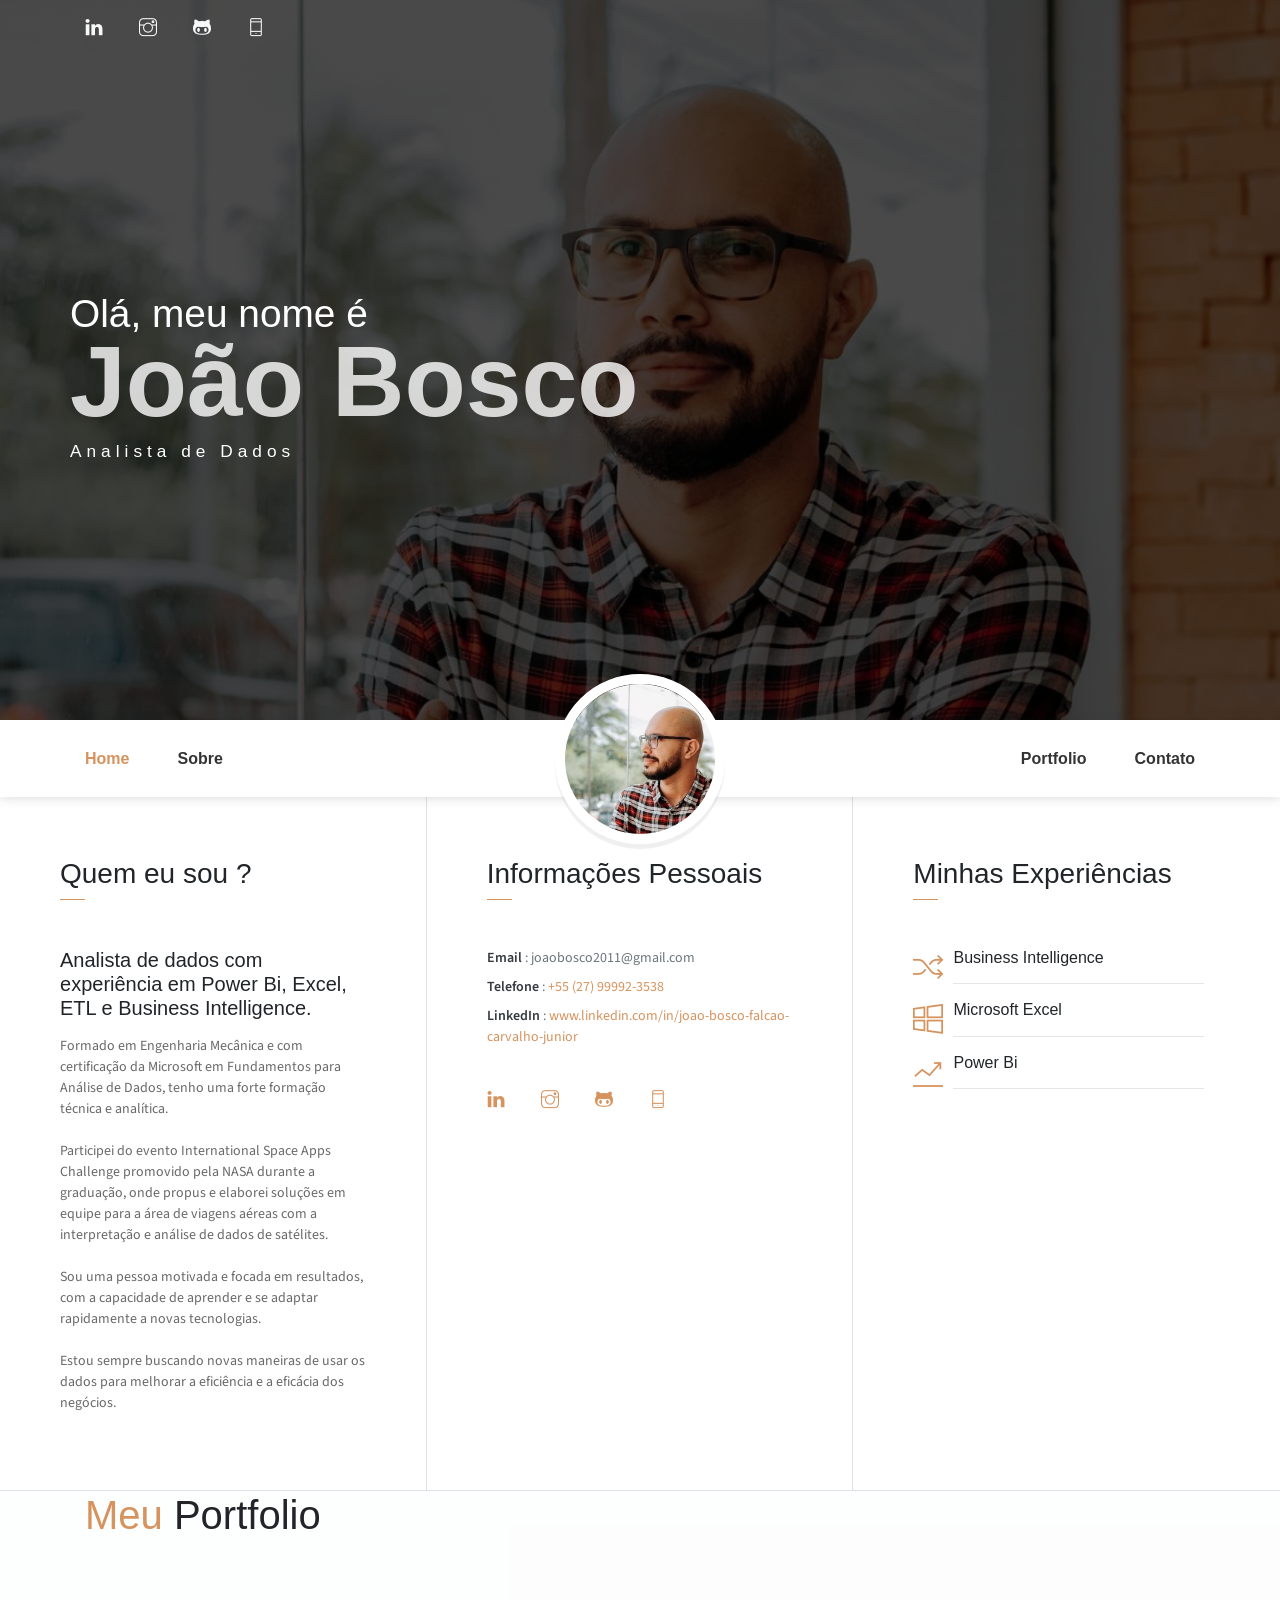
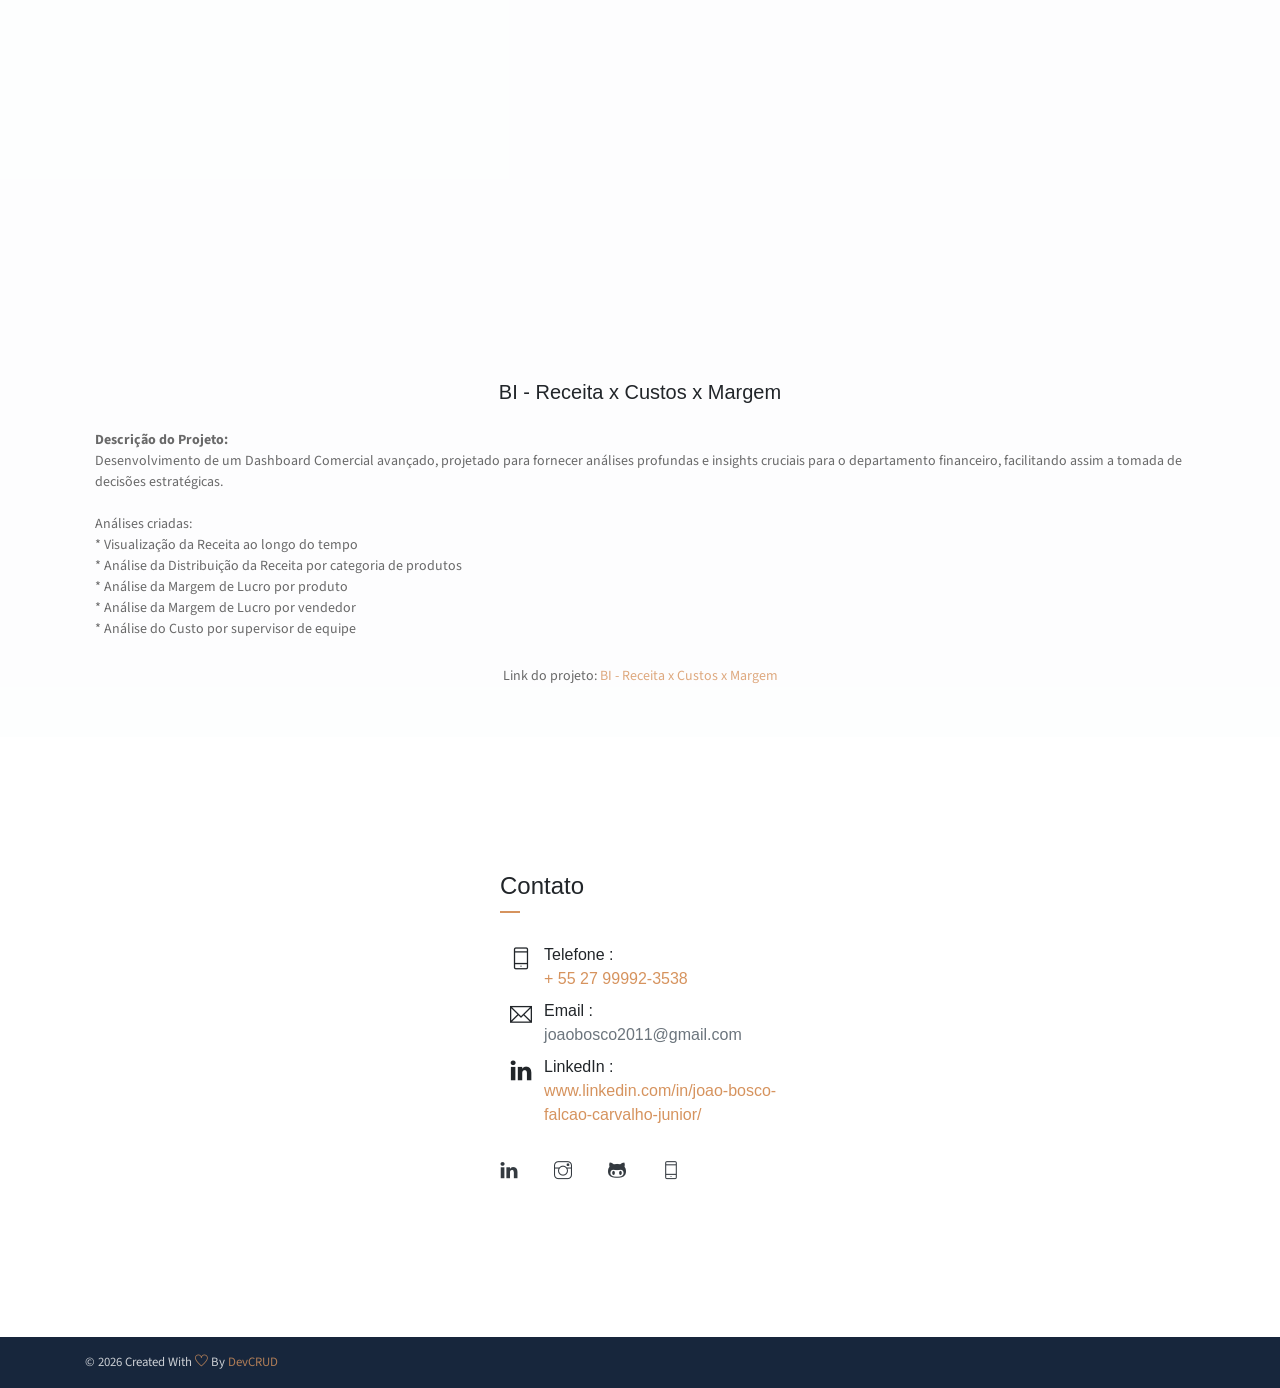
<file: index.html>
<!DOCTYPE html>
<html lang="pt-br">
<head>
	<meta charset="utf-8">
    <meta name="viewport" content="width=device-width, initial-scale=1, shrink-to-fit=no">
    <meta name="description" content="site do portifólio do João Bosco Junior">
    <meta name="author" content="João Bosco Junior">
    <title>João Bosco Junior | Portifólio</title>
    <link rel="icon" type="image/png" href="assets/imgs/icone.png">
    <!-- font icons -->
    <link rel="stylesheet" href="assets/vendors/themify-icons/css/themify-icons.css">
    <!-- Bootstrap + JohnDoe main styles -->
	<link rel="stylesheet" href="assets/css/johndoe.css">
</head>
<body data-spy="scroll" data-target=".navbar" data-offset="40" id="home">
    <a href="components.html" class="btn btn-primary btn-component" data-spy="affix" data-offset-top="600"><i class="ti-shift-left-alt"></i> Components</a>
    <header class="header">
        <div class="container">
            <ul class="social-icons pt-3">
                <li class="social-item">
                    <a class="social-link text-light" href="https://www.linkedin.com/in/joao-bosco-falcao-carvalho-junior/" target="_blank"><i class="ti-linkedin" aria-hidden="true"></i></a></li>
                <li class="social-item">
                    <a class="social-link text-light" href="https://www.instagram.com/joaobfcjunior/" target="_blank"><i class="ti-instagram" aria-hidden="true"></i></a></li>
                <li class="social-item">
                    <a class="social-link text-light" href="https://github.com/joaobosco2011" target="_blank"><i class="ti-github" aria-hidden="true"></i></a></li>
                <li class="social-item">
                    <a class="social-link text-light" href="https://wa.me/5527999923538" target="_blank"><i class="ti-mobile" aria-hidden="true"></i></a></li>
            </ul>  
            <div class="header-content">
                <h4 class="header-subtitle" >Olá, meu nome é</h4>
                <h1 class="header-title">João Bosco</h1>
                <h6 class="header-mono" >Analista de Dados</h6>
            </div>
        </div>
    </header>
    <nav class="navbar sticky-top navbar-expand-lg navbar-light bg-white" data-spy="affix" data-offset-top="510">
        <div class="container">
            <button class="navbar-toggler ml-auto" type="button" data-toggle="collapse" data-target="#navbarSupportedContent" aria-controls="navbarSupportedContent" aria-expanded="false" aria-label="Toggle navigation">
                <span class="navbar-toggler-icon"></span>
            </button>
            <div class="collapse mt-sm-20 navbar-collapse" id="navbarSupportedContent">
                <ul class="navbar-nav mr-auto">
                    <li class="nav-item">
                        <a href="#home" class="nav-link">Home</a>
                    </li>
                    <li class="nav-item">
                        <a href="#about" class="nav-link">Sobre</a>
                    </li>                    
                </ul>
                <ul class="navbar-nav brand">
                    <img src="assets/imgs/joao-avatar.jpg" alt="" class="brand-img">
                    <li class="brand-txt">
                        <h5 class="brand-title">João Bosco</h5>
                        <div class="brand-subtitle">Analista de Dados</div>
                    </li>
                </ul>
                <ul class="navbar-nav ml-auto">
                    <li class="nav-item">
                        <a href="#portfolio" class="nav-link">Portfolio</a>
                    </li>
                    <li class="nav-item last-item">
                        <a href="#contact" class="nav-link">Contato</a>
                    </li>
                </ul>
            </div>
        </div>
    </nav>
    <div class="container-fluid">
        <div id="about" class="row about-section">
            <div class="col-lg-4 about-card">
                <h3 class="font-weight-light">Quem eu sou ?</h3>
                <span class="line mb-5"></span>
                <h5 class="mb-3">Analista de dados com experiência em Power Bi, Excel, ETL e Business Intelligence.</h5>
                <p class="mt-20">Formado em Engenharia Mecânica e com certificação da Microsoft em Fundamentos para Análise de Dados, tenho uma forte formação técnica e analítica.
                    <br>
                    <br>                    
                    Participei do evento International Space Apps Challenge promovido pela NASA durante a graduação, onde propus e elaborei soluções em equipe para a área de viagens aéreas com a interpretação e análise de dados de satélites.
                    <br>
                    <br>
                    Sou uma pessoa motivada e focada em resultados, com a capacidade de aprender e se adaptar rapidamente a novas tecnologias. 
                    <br><br>
                    Estou sempre buscando novas maneiras de usar os dados para melhorar a eficiência e a eficácia dos negócios.</p>
                
            </div>
            <div class="col-lg-4 about-card">
                <h3 class="font-weight-light">Informações Pessoais</h3>
                <span class="line mb-5"></span>
                <ul class="mt40 info list-unstyled">
                    <li><span>Email</span> : joaobosco2011@gmail.com</li>
                    <li><span>Telefone</span> : <a href="https://wa.me/5527999923538" target="_blank">+55 (27) 99992-3538</a></li>
                    <li><span>LinkedIn</span> :<a href="https://www.linkedin.com/in/joao-bosco-falcao-carvalho-junior/" target="_blank"> www.linkedin.com/in/joao-bosco-falcao-carvalho-junior</a></li>
                </ul>
                <ul class="social-icons pt-3">
                    <li class="social-item"><a class="social-link" href="https://www.linkedin.com/in/joao-bosco-falcao-carvalho-junior/" target="_blank"><i class="ti-linkedin" aria-hidden="true"></i></a></li>
                    <li class="social-item"><a class="social-link" href="https://www.instagram.com/joaobfcjunior/" target="_blank"><i class="ti-instagram" aria-hidden="true"></i></a></li>
                    <li class="social-item"><a class="social-link" href="https://github.com/joaobosco2011" target="_blank"><i class="ti-github" aria-hidden="true"></i></a></li>
                    <li class="social-item"><a class="social-link" href="https://wa.me/5527999923538" target="_blank"><i class="ti-mobile" aria-hidden="true"></i></a></li>
                </ul>  
            </div>
            <div class="col-lg-4 about-card">
                <h3 class="font-weight-light">Minhas Experiências</h3>
                <span class="line mb-5"></span>
                <div class="row">
                    <div class="col-1 text-danger pt-1"><i class="ti-control-shuffle icon-lg"></i></div>
                    <div class="col-10 ml-auto mr-3">
                        <h6>Business Intelligence</h6>
                        <hr>
                    </div>
                </div>
                <div class="row">
                    <div class="col-1 text-danger pt-1"><i class="ti-microsoft icon-lg"></i></div>
                    <div class="col-10 ml-auto mr-3">
                        <h6>Microsoft Excel</h6>
                        <hr>
                    </div>
                </div>
                <div class="row">
                    <div class="col-1 text-danger pt-1"><i class="ti-stats-up icon-lg"></i></div>
                    <div class="col-10 ml-auto mr-3">
                        <h6>Power Bi</h6>
                        <hr>
                    </div>
                </div>
            </div>
        </div>
    </div>


    <!-- Portfolio Section -->
    <section class="section bg-custom-gray" id="portfolio">
        <div class="container">
            <h1 class="mb-5"><span class="text-danger">Meu</span> Portfolio</h1>
            <div class="portfolio">
                <div class="portfolio-container"> 
                    <div class="col-md-6 col-lg-4 web new">
                        <div class="portfolio-item">
                            <iframe title="Dash - Receita x Custo x Margem" width="600" height="373.5" src="https://app.powerbi.com/view?r=eyJrIjoiYWZjZjZhMzktODA2NS00ZWM1LWE5NzItZjhhNWNlZjZjZGU5IiwidCI6IjdkY2E1Nzc3LTEzYWMtNDdiNC1iM2RlLTQ0M2JkNWUyNjg2YiJ9" frameborder="0" allowFullScreen="true"></iframe>
                        </div>             
                        <div class="portfolio-item">
                            <h5 class="mb-3">BI - Receita x Custos x Margem</h5>
                        </div>             
                        <div class="portfolio-item">
                            <p class="mt-20"><strong>Descrição do Projeto:</strong>
                            <br>
                            Desenvolvimento de um Dashboard Comercial avançado, projetado para fornecer análises profundas e insights cruciais para o departamento financeiro, facilitando assim a tomada de decisões estratégicas.
                            <br>
                            <br>
                            Análises criadas:
                            <br>
                            * Visualização da Receita ao longo do tempo <br>
                            * Análise da Distribuição da Receita por categoria de produtos <br>
                            * Análise da Margem de Lucro por produto <br>
                            * Análise da Margem de Lucro por vendedor <br>
                            * Análise do Custo por supervisor de equipe <br>



                        </p>
                        </div>
                        <div class="portfolio-item">
                            <p class="mt-20">Link do projeto: <a href="https://app.powerbi.com/view?r=eyJrIjoiYWZjZjZhMzktODA2NS00ZWM1LWE5NzItZjhhNWNlZjZjZGU5IiwidCI6IjdkY2E1Nzc3LTEzYWMtNDdiNC1iM2RlLTQ0M2JkNWUyNjg2YiJ9" target="_blank">BI - Receita x Custos x Margem</a></p>
                        </div>
                        <br>             
                    </div>
                    
                </div> 
            </div>  
        </div>            
    </section>
    <!-- End of portfolio section -->


    <div class="section contact" id="contact">
       
        <div class="container">
            <div class="row">
              
                <div class="col-lg-4">
                    <div class="contact-info-card">
                        <h4 class="contact-title">Contato</h4>
                        <div class="row mb-2">
                            <div class="col-1 pt-1 mr-1">
                                <i class="ti-mobile icon-md"></i>
                            </div>
                            <div class="col-10 ">
                                <h6 class="d-inline">Telefone : <br> <span class="text-muted"><a href="https://wa.me/5527999923538" target="_blank"> + 55 27 99992-3538</a></span></h6>
                            </div>
                        </div>

                        <div class="row mb-2">
                            <div class="col-1 pt-1 mr-1">
                                <i class="ti-email icon-md"></i>
                            </div>
                            <div class="col-10">
                                <h6 class="d-inline">Email :<br> <span class="text-muted">joaobosco2011@gmail.com</span></h6>
                            </div>
                        </div>
                        <div class="row mb-2">
                            <div class="col-1 pt-1 mr-1">
                                <i class="ti-linkedin icon-md"></i>
                            </div>
                            <div class="col-10">
                                <h6 class="d-inline">LinkedIn :<br> <span class="text-muted"><a href="https://www.linkedin.com/in/joao-bosco-falcao-carvalho-junior/" target="_blank">www.linkedin.com/in/joao-bosco-falcao-carvalho-junior/</a></span></h6>
                            </div>
                        </div>
                        <ul class="social-icons pt-4">
                            <li class="social-item"><a class="social-link text-dark" href="https://www.linkedin.com/in/joao-bosco-falcao-carvalho-junior/" target="_blank"><i class="ti-linkedin" aria-hidden="true"></i></a></li>
                            <li class="social-item"><a class="social-link text-dark" href="https://www.instagram.com/joaobfcjunior/" target="_blank"><i class="ti-instagram" aria-hidden="true"></i></a></li>
                            <li class="social-item"><a class="social-link text-dark" href="https://github.com/joaobosco2011" target="_blank"><i class="ti-github" aria-hidden="true"></i></a></li>
                            <li class="social-item"><a class="social-link text-dark" href="https://wa.me/5527999923538" target="_blank"><i class="ti-mobile" aria-hidden="true"></i></a></li>
                        </ul> 
                    </div>
                </div>
            </div>

        </div>
    </div>
    <footer class="footer py-3">
        <div class="container">
            <p class="small mb-0 text-light">
                &copy; <script>document.write(new Date().getFullYear())</script> Created With <i class="ti-heart text-danger"></i> By <a href="http://devcrud.com" target="_blank"><span class="text-danger" title="Bootstrap 4 Themes and Dashboards">DevCRUD</span></a> 
            </p>
        </div>
    </footer>

	<!-- core  -->
    <script src="assets/vendors/jquery/jquery-3.4.1.js"></script>
    <script src="assets/vendors/bootstrap/bootstrap.bundle.js"></script>

    <!-- bootstrap 3 affix -->
    <script src="assets/vendors/bootstrap/bootstrap.affix.js"></script>

    <!-- Isotope  -->
    <script src="assets/vendors/isotope/isotope.pkgd.js"></script>
    
   

    <!-- JohnDoe js -->
    <script src="assets/js/johndoe.js"></script>

</body>
</html>
</file>
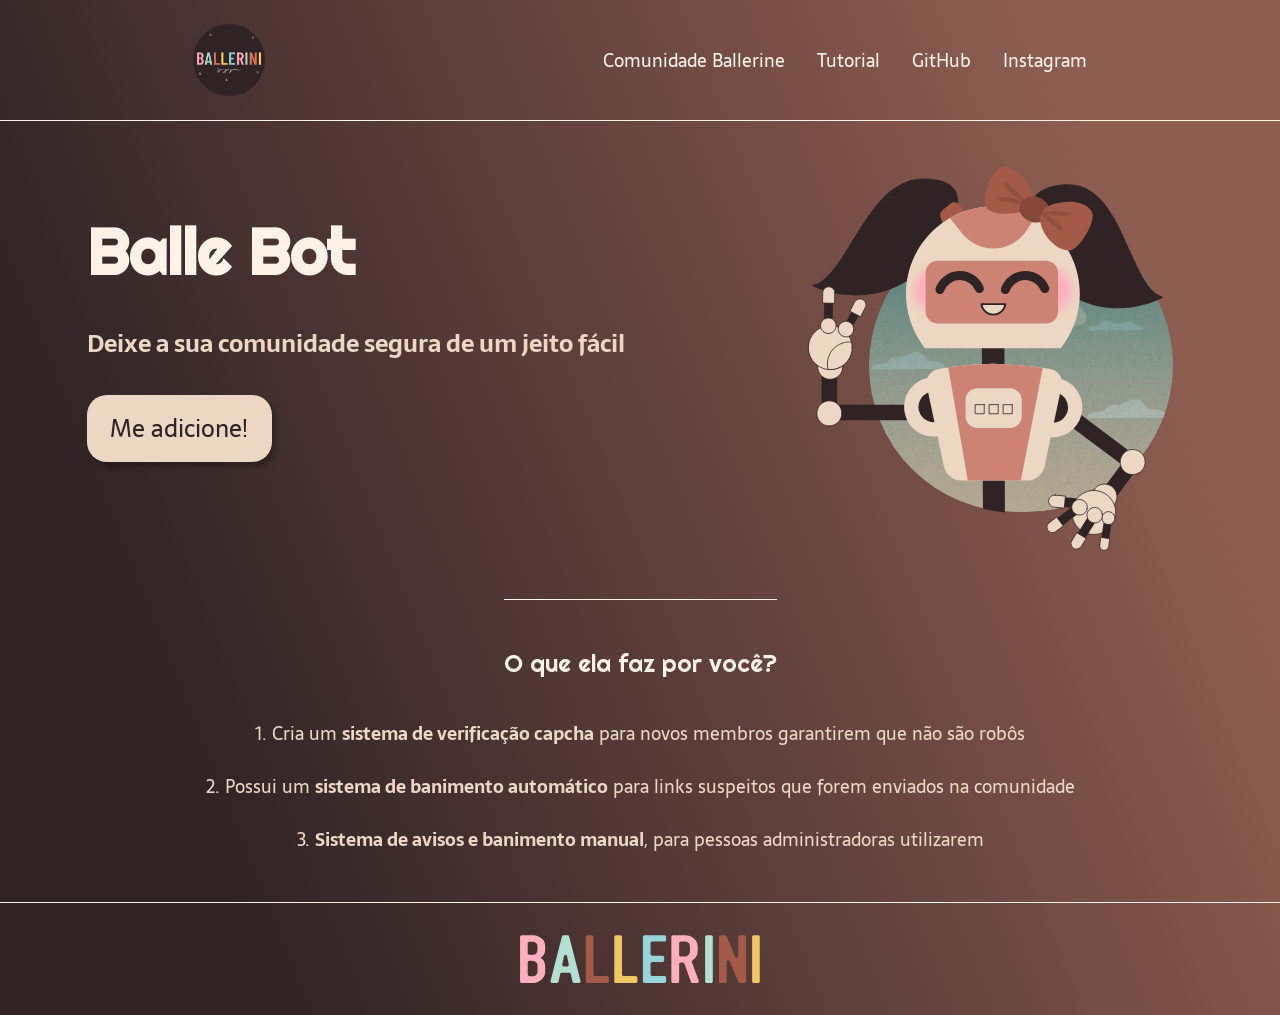
<file: ballebot/index.html>
<!DOCTYPE html>
<html lang="pt-BR">
<head>
    <meta charset="UTF-8">
    <meta http-equiv="X-UA-Compatible" content="IE=edge">
    <meta name="viewport" content="width=device-width, initial-scale=1.0">
    <meta name="description" content="Um bot que irá moderar e deixar a sua comunidade segura de um jeito fácil">
    <link rel="stylesheet" href="style.css">
    <title>Balle Bot - Modere a sua comunidade do Discord</title>
</head>
<body>
    <header class="cabecalho">
        <img class="cabecalho-imagem" src="img/logo-nav.svg" alt="Logo da Comunidade Ballerine">
        <nav class="cabecalho-menu">
            <a class="cabecalho-menu-item" href="https://discord.com/invite/wagxzStdcR" target="blanck">Comunidade Ballerine</a>
            <a class="cabecalho-menu-item" href="https://www.youtube.com/watch?v=llF6vD-RljE" target="blanck">Tutorial</a>
            <a class="cabecalho-menu-item" href="https://github.com/rafaballerini" target="blanck">GitHub</a>
            <a class="cabecalho-menu-item" href="https://www.instagram.com/rafaballerini/" target="blanck">Instagram</a>
        </nav>
    </header>

    <main class="conteudo">
        <section class="conteudo-principal">
            <div class="conteudo-principal-escrito">
                <h1 class="conteudo-principal-escrito-titulo">Balle Bot</h1>
                <h2 class="conteudo-principal-escrito-subtitulo">Deixe a sua comunidade segura de um jeito fácil</h2>
                <button class="conteudo-principal-escrito-botao">Me adicione!</button>
            </div>
            <img class="conteudo-principal-imagem" src="img/balle-bot.svg" alt="Balle Bot">
        </section>

        <section class="conteudo-secundario">
            <h3 class="conteudo-secundario-titulo">O que ela faz por você?</h3>
            <p class="conteudo-secundario-paragrafo">1. Cria um <strong>sistema de verificação capcha</strong> para novos membros garantirem que não são robôs</p>
            <p class="conteudo-secundario-paragrafo">2. Possui um <strong>sistema de banimento automático</strong> para links suspeitos que forem enviados na comunidade</p>
            <p class="conteudo-secundario-paragrafo">3. <strong>Sistema de avisos e banimento manual</strong>, para pessoas administradoras utilizarem</p>
        </section>
    </main>

    <footer class="rodape">
        <img class="rodape-imagem" src="img/BALLERINI.svg" alt="Rodapé Ballerine">
    </footer>
</body>
</html>
</file>
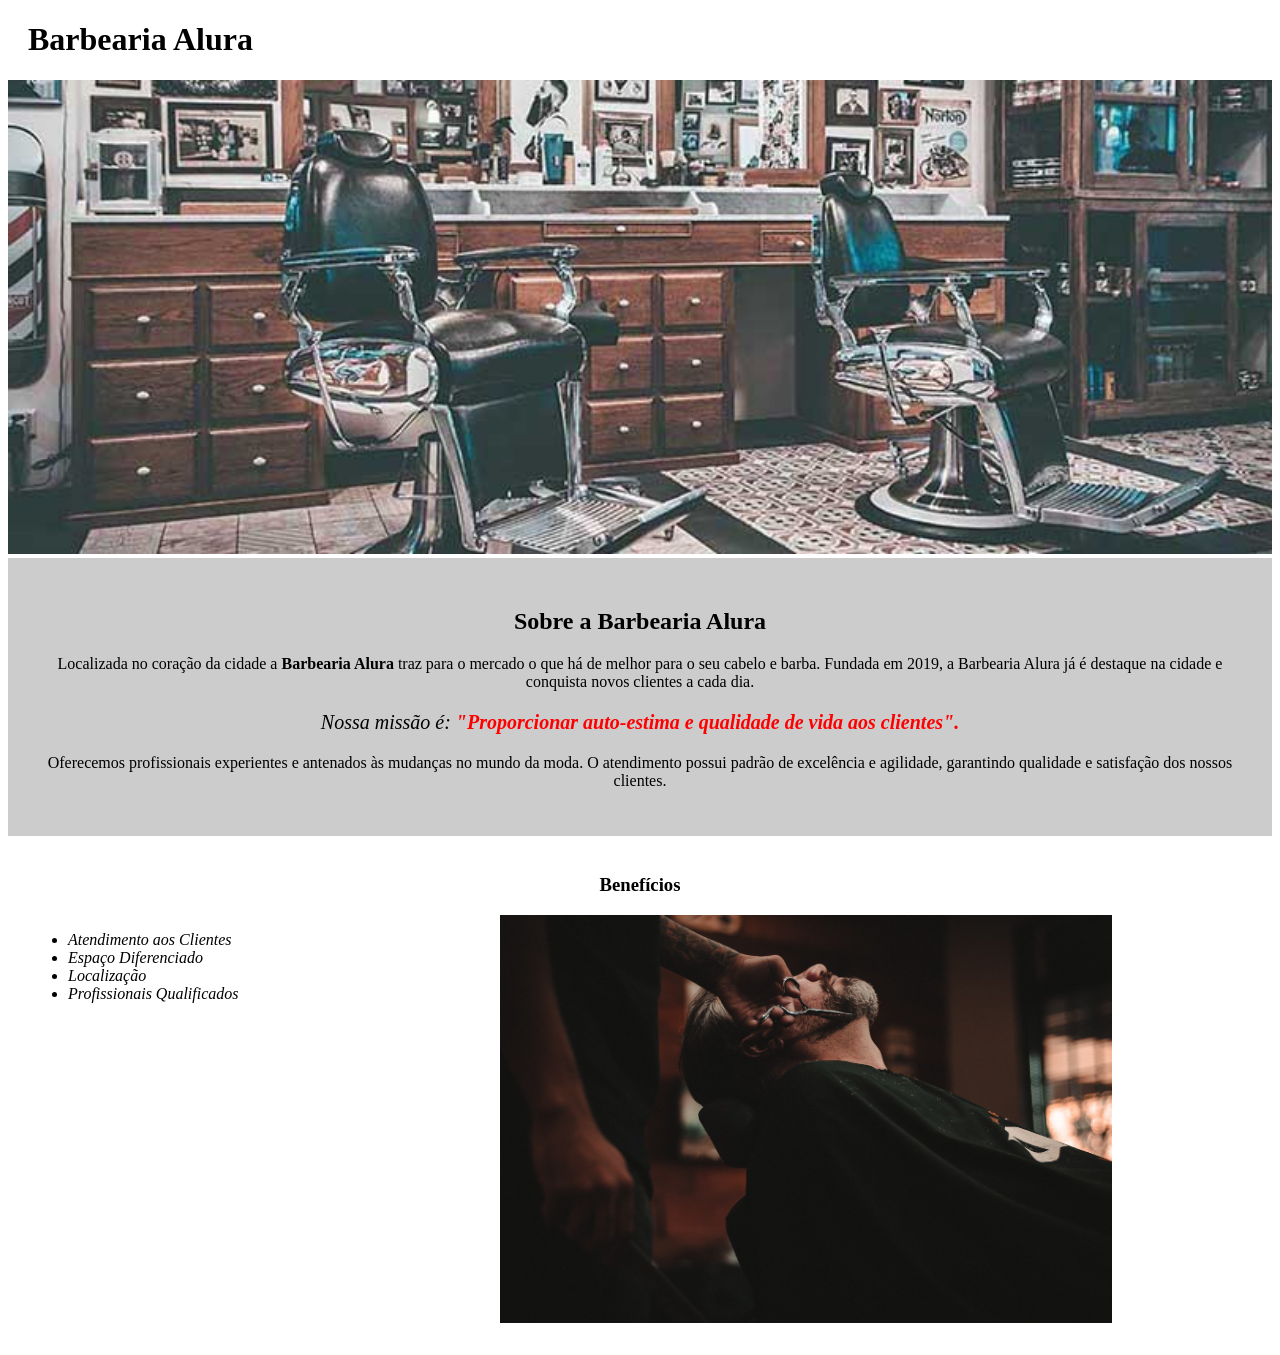
<file: provu/index.html>
<!DOCTYPE html>
<html lang="pt-br">
    <head>
        <meta charset="UTF-8">
        <meta http-equiv="X-UA-Compatible" content="IE=edge">
        <meta name="viewport" content="width=device-width, initial-scale=1.0">
        <link rel="stylesheet" href="style.css">
        <title>Barbearia Alura</title>
    </head>

    <body>
        <header>
            <h1>Barbearia Alura</h1>
        </header>

        <img class="banner" src="img/banner.jpg" alt="banner">

        <div class="principal">
            <h2 class="titulo">Sobre a Barbearia Alura</h2>

            <p class="primeiro-paragrafo">Localizada no coração da cidade a <strong>Barbearia Alura</strong> traz para o mercado o que há de melhor para o seu cabelo e barba. Fundada em 2019, a Barbearia Alura já é destaque na cidade e conquista novos clientes a cada dia.</p>

            <p class="segundo-paragrafo"><em>Nossa missão é: <strong>"Proporcionar auto-estima e qualidade de vida aos clientes".</strong></em></p>

            <p class="terceiro-paragrafo">Oferecemos profissionais experientes e antenados às mudanças no mundo da moda. O atendimento possui padrão de excelência e agilidade, garantindo qualidade e satisfação dos nossos clientes.</p>
        </div>

        <div class="beneficios">
            <h3>Benefícios</h3>
            <ul>
                <li class="itens">Atendimento aos Clientes</li>
                <li class="itens">Espaço Diferenciado</li>
                <li class="itens">Localização</li>
                <li class="itens">Profissionais Qualificados</li>
            </ul>

            <img src="img/beneficios.jpg" alt="beneficios" class="imagem-beneficios">
        </div>

    </body>
</html>
</file>
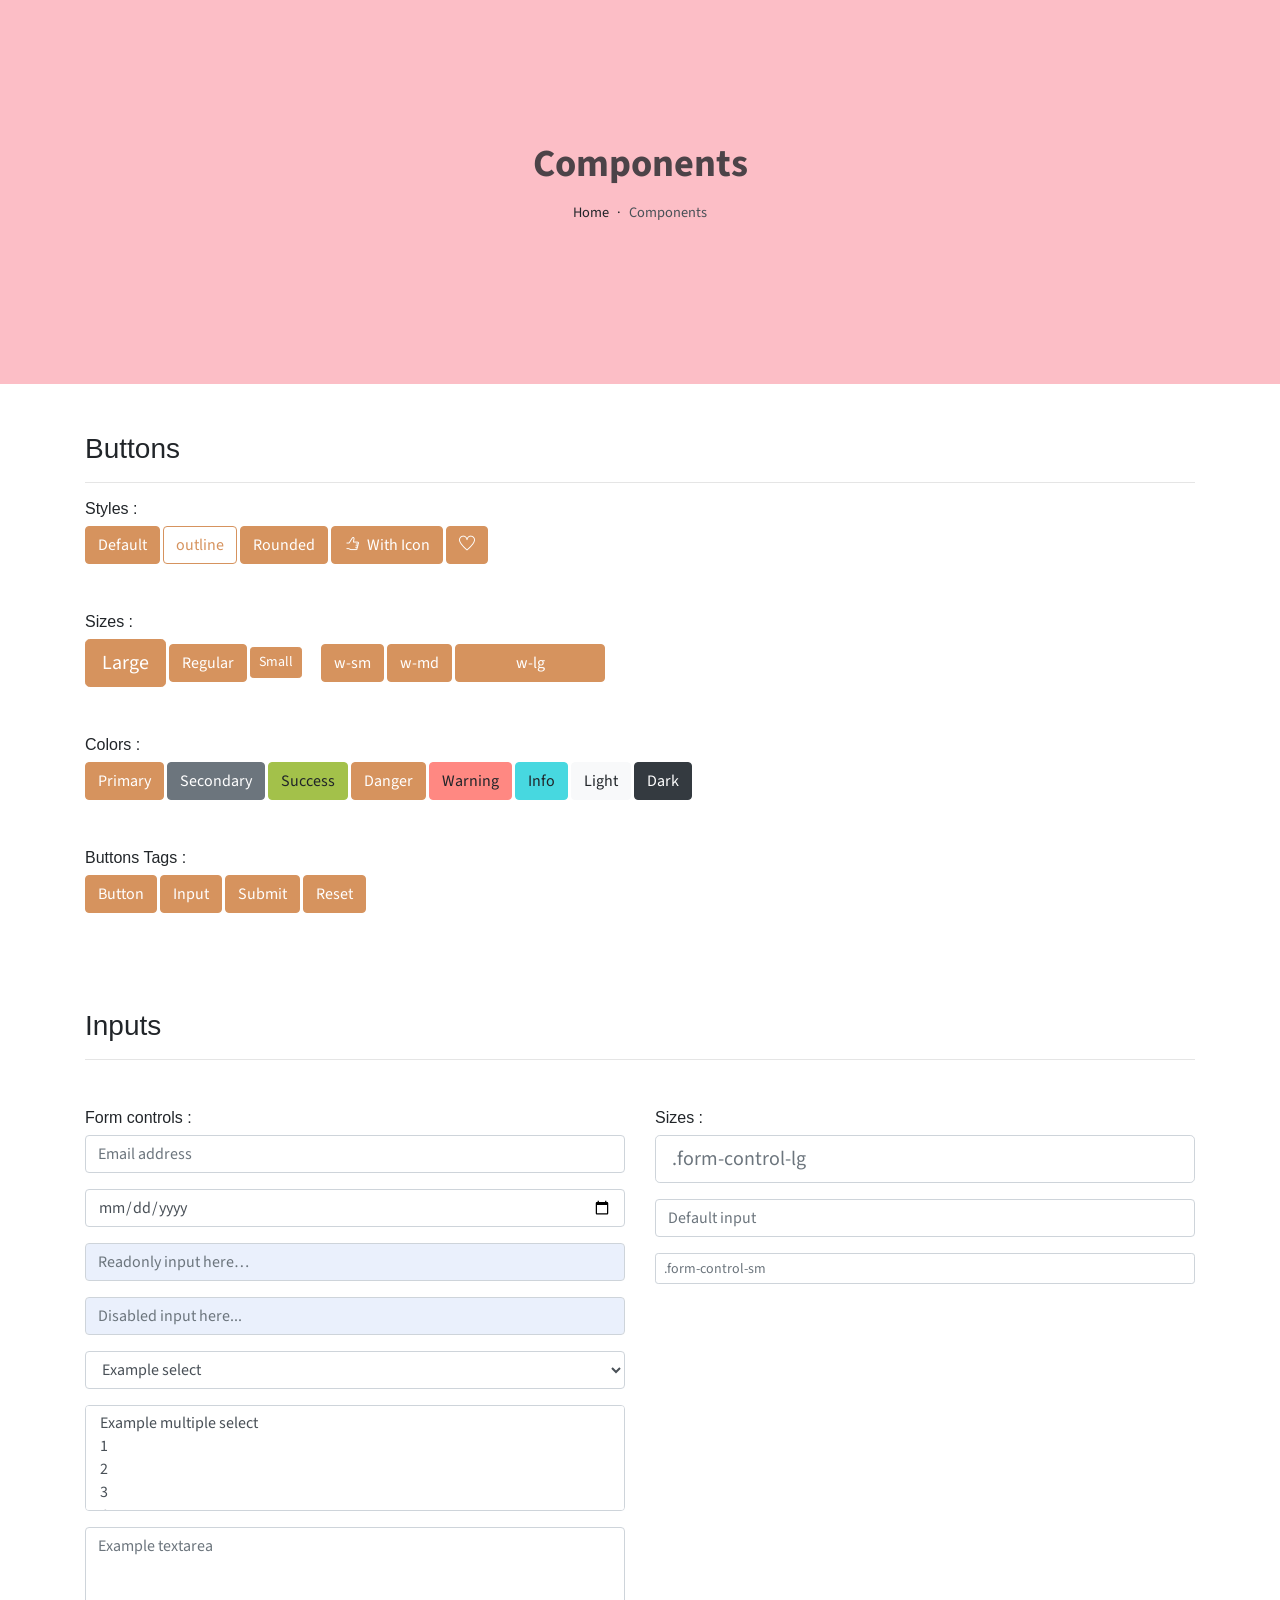
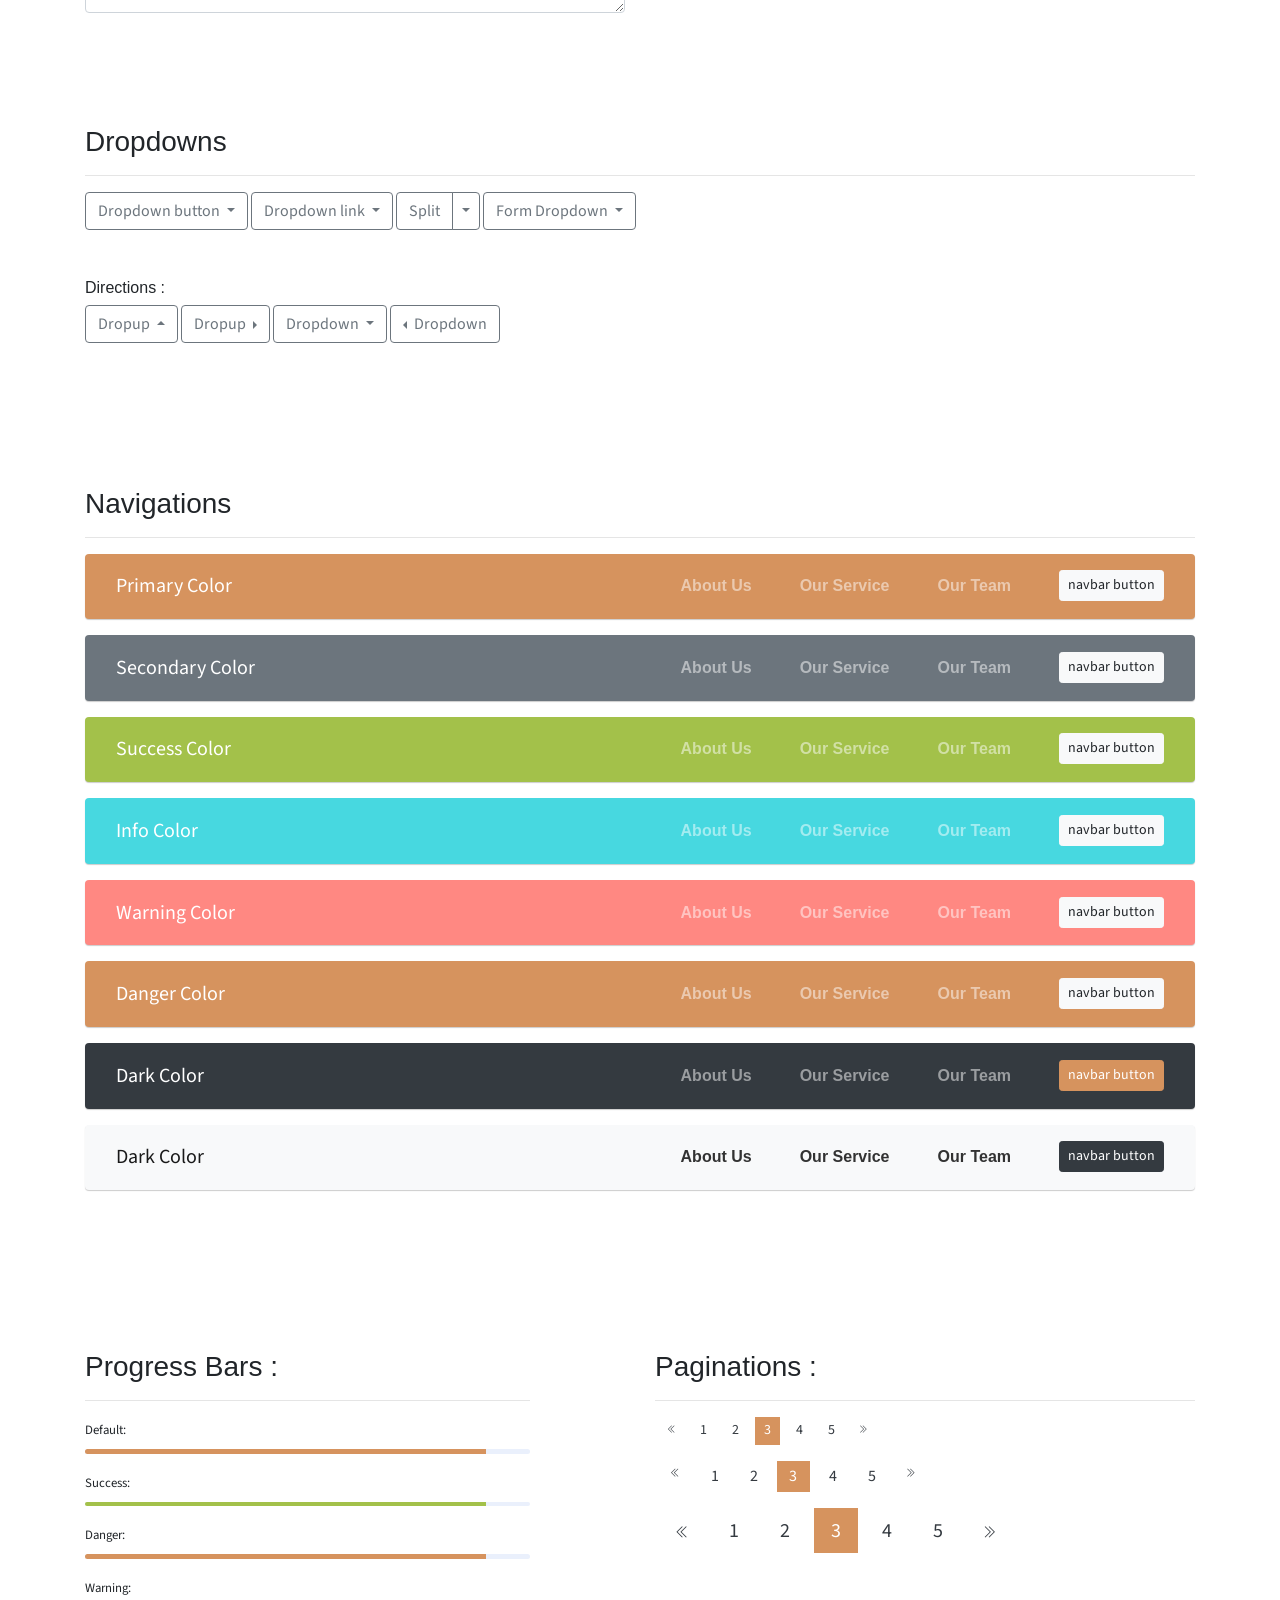
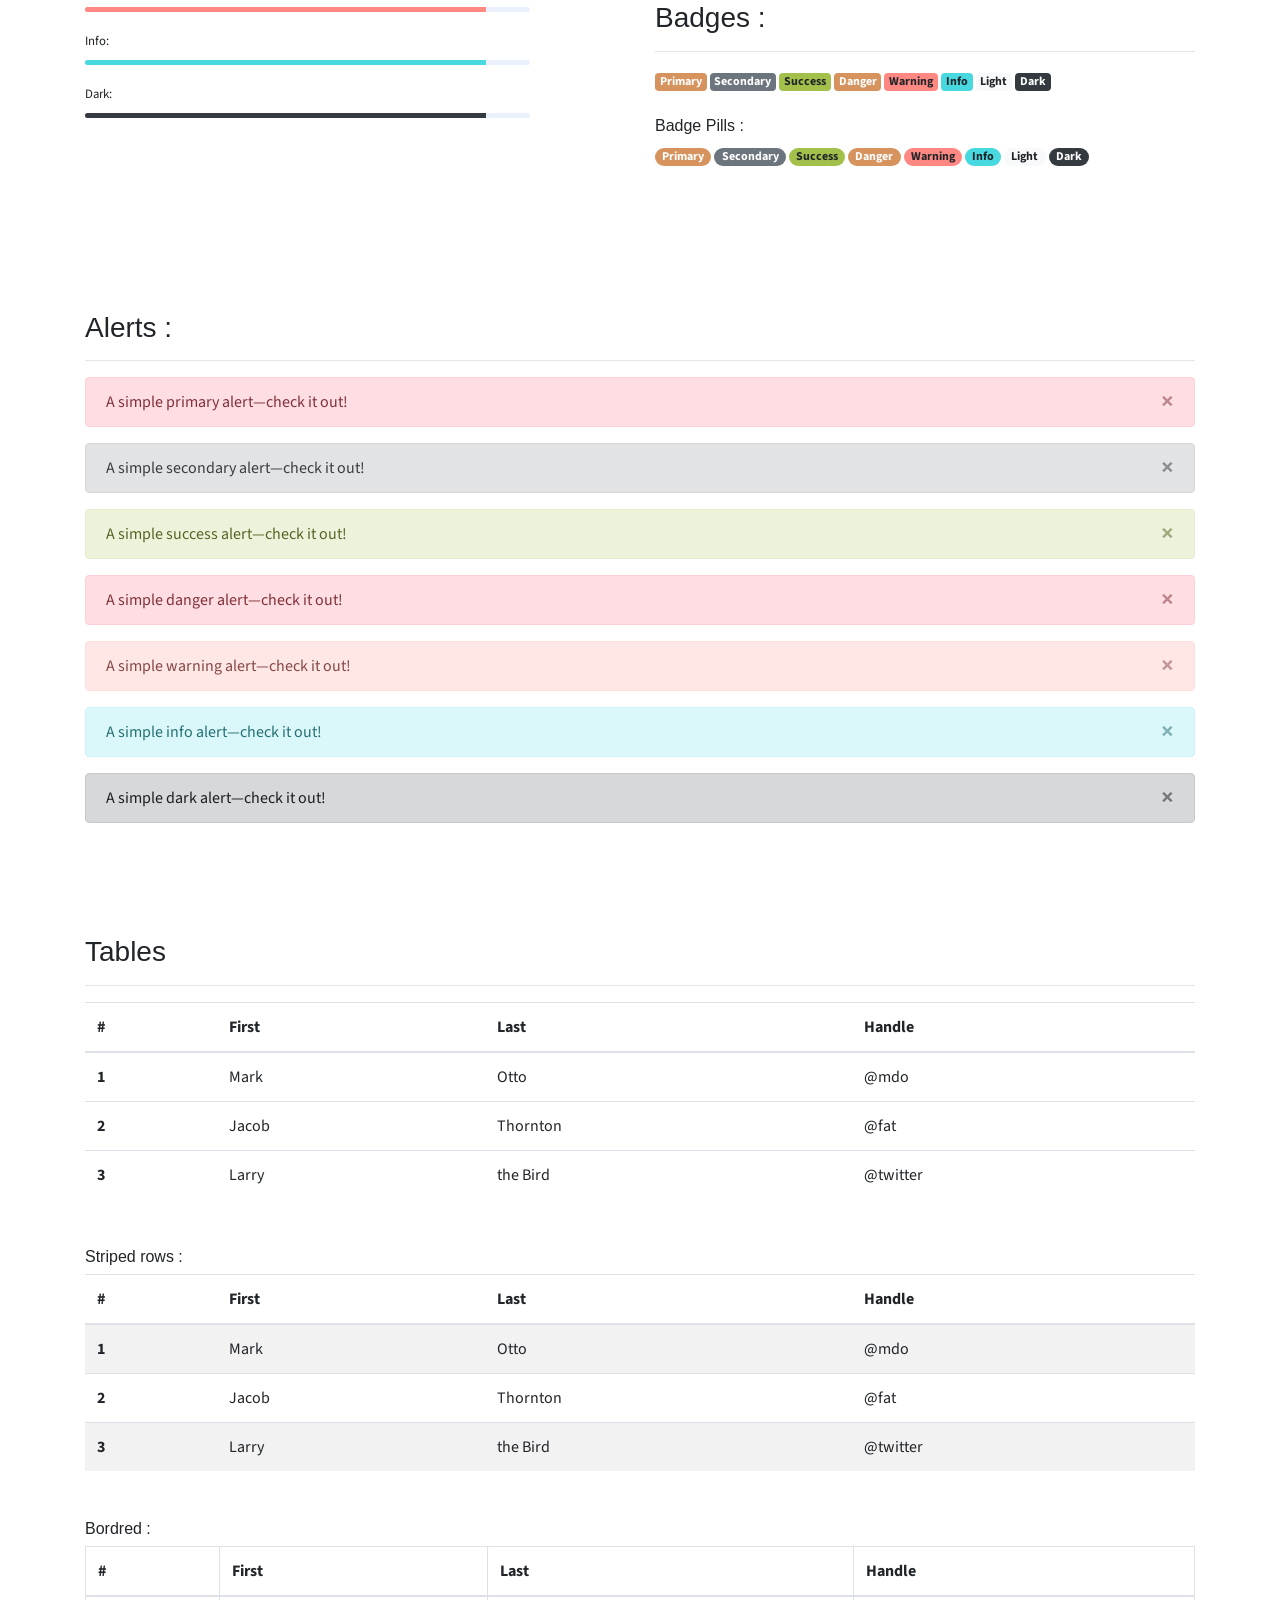
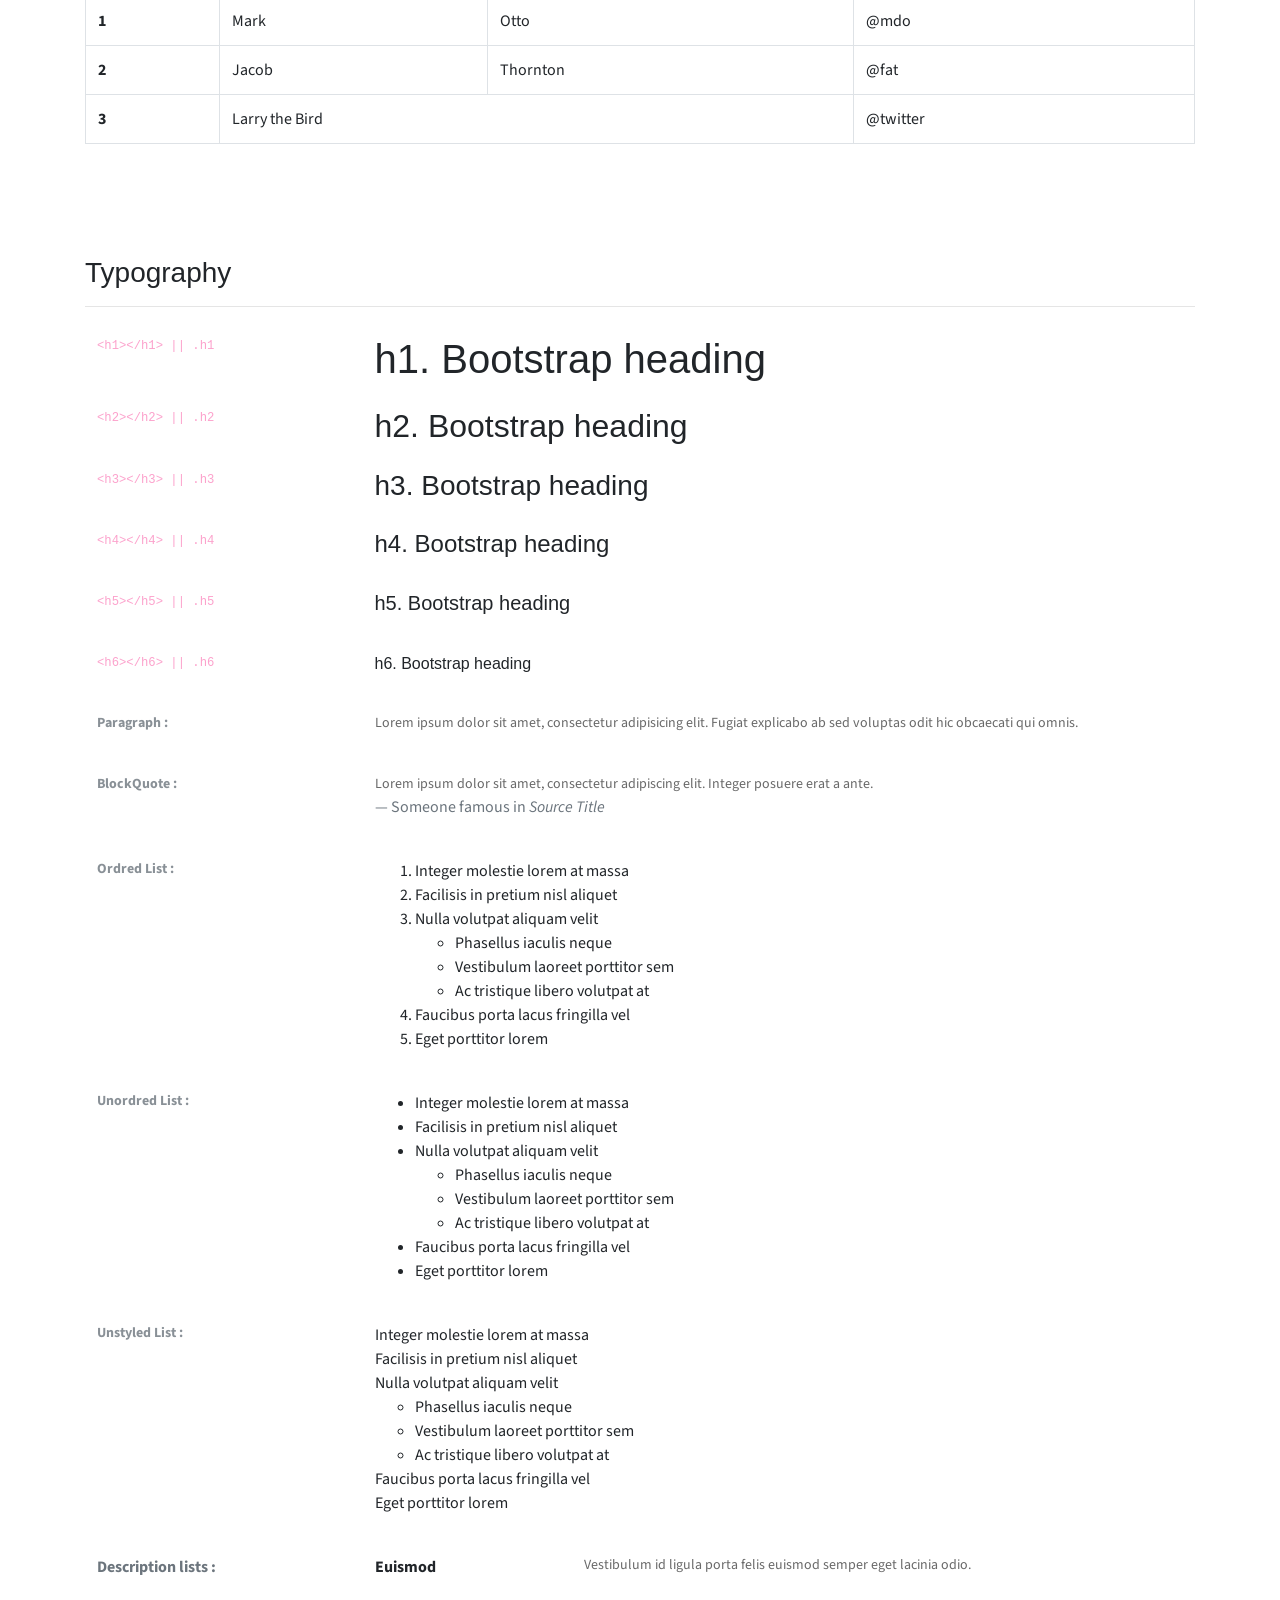
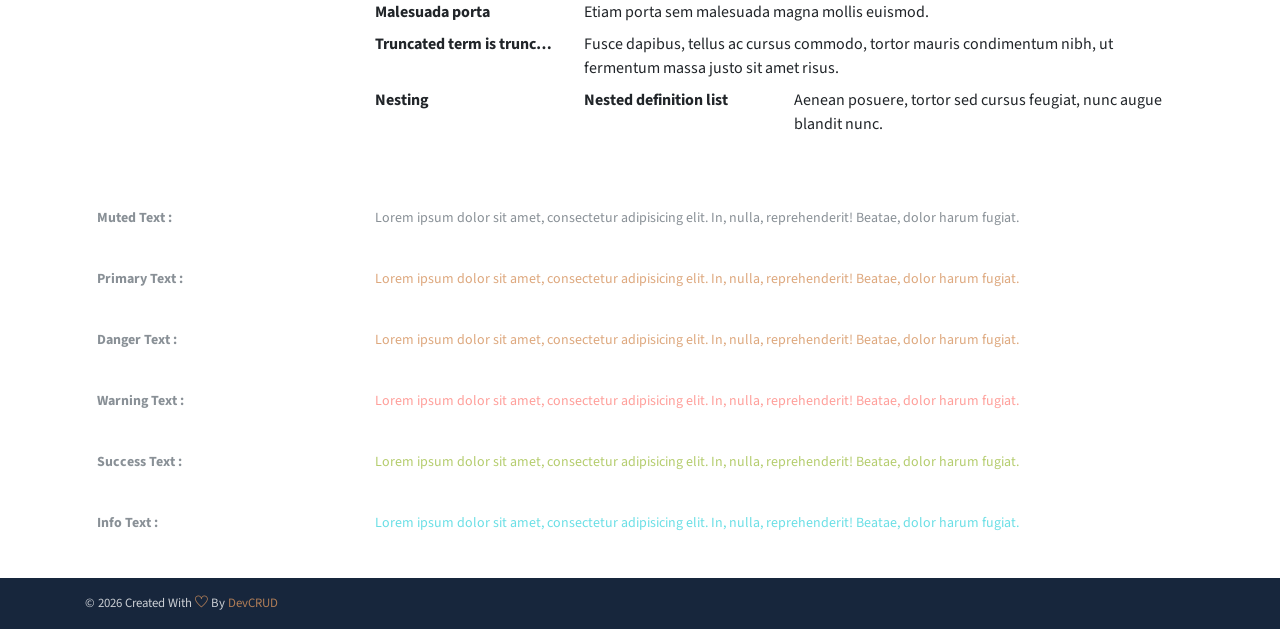
<file: components.html>
<!DOCTYPE html>
<html lang="en">
<head>
   <meta charset="utf-8">
   <meta name="viewport" content="width=device-width, initial-scale=1, shrink-to-fit=no">
   <meta name="description" content="Start your development with JohnDoe landing page.">
   <meta name="author" content="Devcrud">
   <title>JohnDoe Landing page | Components</title>
   <link rel="icon" href="assets/imgs/favicon.png" type="image/png">
   <!-- font icons -->
   <link rel="stylesheet" href="assets/vendors/themify-icons/css/themify-icons.css">
   <!-- Bootstrap + Steller  -->
   <link rel="stylesheet" href="assets/css/johndoe.css">
</head>
<body>

   <!-- Page Header -->
   <header class="header header-mini"> 
      <div class="header-title">Components</div> 
      <nav aria-label="breadcrumb">
         <ol class="breadcrumb">
            <li class="breadcrumb-item"><a href="/">Home</a></li>
            <li class="breadcrumb-item active" aria-current="page">Components</li>
         </ol>
      </nav>
   </header> <!-- End Of Page Header -->

   <!-- main content -->
   <div class="container">

      <!-- Buttons -->
      <h3 class="mt-5">Buttons</h3>
      <hr>
      <h6 class="section-secondary-title">Styles :</h6>
      <button class="btn btn-primary">Default</button>
      <button class="btn btn-outline-primary">outline</button>
      <button class="btn btn-primary rounded">Rounded</button>
      <button class="btn btn-primary rounded"><i class="ti-thumb-up pr-1"></i> With Icon</button>
      <button class="btn btn-primary circle"><i class="ti-heart"></i></button>

      <h6 class="section-secondary-title mt-5">Sizes :</h6>
      <button class="btn btn-primary btn-lg">Large</button>
      <button class="btn btn-primary ">Regular</button>
      <button class="btn btn-primary btn-sm">Small</button>
      <button class="btn btn-primary w-sm ml-3">w-sm</button>
      <button class="btn btn-primary w-md">w-md</button>
      <button class="btn btn-primary w-lg">w-lg</button>

      <h6 class="section-secondary-title mt-5">Colors :</h6>          
      <button type="button" class="btn btn-primary">Primary</button>
      <button type="button" class="btn btn-secondary">Secondary</button>
      <button type="button" class="btn btn-success">Success</button>
      <button type="button" class="btn btn-danger">Danger</button>
      <button type="button" class="btn btn-warning">Warning</button>
      <button type="button" class="btn btn-info">Info</button>
      <button type="button" class="btn btn-light">Light</button>
      <button type="button" class="btn btn-dark">Dark</button>

      <h6 class="section-secondary-title mt-5">Buttons Tags :</h6>
      <button class="btn btn-primary" type="submit">Button</button>
      <input class="btn btn-primary" type="button" value="Input">
      <input class="btn btn-primary" type="submit" value="Submit">
      <input class="btn btn-primary" type="reset" value="Reset">
      
      <!-- devider -->
      <div class="py-5"></div>

      <!-- Inputs -->
      <h3>Inputs</h3>
      <hr>
      <div class="row mt-5">
         <div class="col-md-6">
            <h6 class="section-secondary-title">Form controls :</h6>        
            <div class="form-group">
               <input type="email" class="form-control" id="exampleFormControlInput1" placeholder="Email address">
            </div>
            <div class="form-group">
               <input type="date" class="form-control" id="exampleFormControlInput1" placeholder="Date">
            </div>
            <div class="form-group">
               <input class="form-control" type="text" placeholder="Readonly input here…" readonly>
            </div>
            <div class="form-group">
               <input class="form-control" id="disabledInput" type="text" placeholder="Disabled input here..." disabled>
            </div>
            <div class="form-group">
               <select class="form-control" id="exampleFormControlSelect1">
                  <option>Example select</option>
                  <option>1</option>
                  <option>2</option>
                  <option>3</option>
                  <option>4</option>
                  <option>5</option>
               </select>
            </div>
            <div class="form-group">
               <select multiple class="form-control" id="exampleFormControlSelect2">
                  <option>Example multiple select</option>
                  <option>1</option>
                  <option>2</option>
                  <option>3</option>
                  <option>4</option>
                  <option>5</option>
               </select>
            </div>
            <div class="form-group">
               <textarea class="form-control" id="exampleFormControlTextarea1" rows="3" placeholder="Example textarea"></textarea>
            </div>
         </div>
         <div class="col-md-6">
            <h6 class="section-secondary-title">Sizes :</h6>    
            <div class="form-group">
               <input class="form-control form-control-lg" type="text" placeholder=".form-control-lg">             
            </div>
            <div class="form-group">
               <input class="form-control" type="text" placeholder="Default input">
            </div>
            <div class="form-group">
               <input class="form-control form-control-sm" type="text" placeholder=".form-control-sm"> 
            </div>
         </div>
      </div> <!-- end of inputs -->   

      <!-- devider -->
      <div class="py-5"></div>             

      <!-- Dropdowns -->
      <h3 class="components-section-title font-weight-normal">Dropdowns</h3>
      <hr>
      <div class="dropdown d-inline-block">
         <button class="btn btn-outline-secondary dropdown-toggle" type="button" id="dropdownMenuButton" data-toggle="dropdown" aria-haspopup="true" aria-expanded="false">
         Dropdown button
         </button>
         <div class="dropdown-menu" aria-labelledby="dropdownMenuButton">
         <a class="dropdown-item" href="#">Action</a>
         <a class="dropdown-item" href="#">Another action</a>
         <a class="dropdown-item" href="#">Something else here</a>
         </div>
      </div>
      <div class="dropdown d-inline-block">
         <a class="btn btn-outline-secondary dropdown-toggle" href="#" role="button" id="dropdownMenuLink" data-toggle="dropdown" aria-haspopup="true" aria-expanded="false">
            Dropdown link
         </a>
         <div class="dropdown-menu" aria-labelledby="dropdownMenuLink">
            <a class="dropdown-item" href="#">Action</a>
            <a class="dropdown-item" href="#">Another action</a>
            <a class="dropdown-item" href="#">Something else here</a>
         </div>
      </div>
      <div class="btn-group">
         <button type="button" class="btn btn-outline-secondary">Split</button>
         <button type="button" class="btn btn-outline-secondary dropdown-toggle dropdown-toggle-split" data-toggle="dropdown" aria-haspopup="true" aria-expanded="false">
         <span class="sr-only">Toggle Dropdown</span>
         </button>
         <div class="dropdown-menu">
            <a class="dropdown-item" href="#">Action</a>
            <a class="dropdown-item" href="#">Another action</a>
            <a class="dropdown-item" href="#">Something else here</a>
            <div class="dropdown-divider"></div>
            <a class="dropdown-item" href="#">Separated link</a>
         </div>
      </div>
      <div class="btn-group">
         <button class="btn btn-outline-secondary dropdown-toggle" type="button" id="dropdownMenuButton" data-toggle="dropdown" aria-haspopup="true" aria-expanded="false">
            Form Dropdown
         </button>
         <div class="dropdown-menu form">
            <form class="px-4 py-3">
               <div class="form-group">
                  <input type="email" class="form-control" id="exampleDropdownFormEmail1" placeholder="email@example.com">
               </div>
               <div class="form-group">
                  <input type="password" class="form-control" id="exampleDropdownFormPassword1" placeholder="Password">
               </div>
               <div class="form-check mb-3">
                  <input type="checkbox" class="form-check-input" id="dropdownCheck">
                  <label class="form-check-label" for="dropdownCheck">
                     Remember me
                  </label>
               </div>
               <button type="submit" class="btn btn-primary btn-block">Sign in</button>
            </form>
            <div class="dropdown-divider"></div>
            <a class="dropdown-item" href="#"><small>New around here? Sign up</small></a>
            <a class="dropdown-item" href="#"><small>Forgot password?</small></a>
         </div>
      </div>       
      <h6 class="section-secondary-title mt-5">Directions :</h6>  
      <div class="btn-group dropup">
         <button type="button" class="btn btn-outline-secondary dropdown-toggle" data-toggle="dropdown" aria-haspopup="true" aria-expanded="false">
            Dropup
         </button>
         <div class="dropdown-menu">
            <a class="dropdown-item" href="#">Action</a>
            <a class="dropdown-item" href="#">Another action</a>
            <a class="dropdown-item" href="#">Something else here</a>
            <div class="dropdown-divider"></div>
            <a class="dropdown-item" href="#">Separated link</a>
         </div>
      </div>
      <div class="btn-group dropright">
         <button type="button" class="btn btn-outline-secondary dropdown-toggle" data-toggle="dropdown" aria-haspopup="true" aria-expanded="false">
            Dropup
         </button>
         <div class="dropdown-menu">
            <a class="dropdown-item" href="#">Action</a>
            <a class="dropdown-item" href="#">Another action</a>
            <a class="dropdown-item" href="#">Something else here</a>
            <div class="dropdown-divider"></div>
            <a class="dropdown-item" href="#">Separated link</a>
         </div>
      </div>
      <div class="btn-group">
         <button type="button" class="btn btn-outline-secondary dropdown-toggle" data-toggle="dropdown" aria-haspopup="true" aria-expanded="false">
            Dropdown
         </button>
         <div class="dropdown-menu">
            <a class="dropdown-item" href="#">Action</a>
            <a class="dropdown-item" href="#">Another action</a>
            <a class="dropdown-item" href="#">Something else here</a>
            <div class="dropdown-divider"></div>
            <a class="dropdown-item" href="#">Separated link</a>
         </div>
      </div>
      <div class="btn-group dropleft">
         <button type="button" class="btn btn-outline-secondary dropdown-toggle" data-toggle="dropdown" aria-haspopup="true" aria-expanded="false">
            Dropdown
         </button>
         <div class="dropdown-menu">
            <a class="dropdown-item" href="#">Action</a>
            <a class="dropdown-item" href="#">Another action</a>
            <a class="dropdown-item" href="#">Something else here</a>
            <div class="dropdown-divider"></div>
            <a class="dropdown-item" href="#">Separated link</a>
         </div>
      </div> <!-- end of Dropdowns -->  

      <!-- devider -->
      <div class="py-5"></div>   

      <!-- navbars -->
      <h3 class="components-section-title font-weight-normal mt-5">Navigations</h3>
      <hr>
      <nav class="navbar navbar-expand-sm navbar-dark bg-primary rounded shadow mb-3">
         <div class="container">
            <a class="navbar-brand" href="#">Primary Color</a>
            <button class="navbar-toggler ml-auto" type="button" data-toggle="collapse" data-target="#navbarSupportedContent" aria-controls="navbarSupportedContent" aria-expanded="false" aria-label="Toggle navigation">
            <span class="navbar-toggler-icon"></span>
            </button>
            <div class="collapse navbar-collapse" id="navbarSupportedContent">
               <ul class="navbar-nav ml-auto"> 
                  <li class="nav-item">
                     <a class="nav-link" href="#about">About Us</a>
                  </li>
                  <li class="nav-item">
                     <a class="nav-link" href="#service">Our Service</a>
                  </li>
                  <li class="nav-item">
                     <a class="nav-link" href="#team">Our Team</a>
                  </li>
                  <li class="nav-item">
                     <a href="#book-table" class="ml-4 mt-1 btn btn-light btn-sm">navbar button</a>
                  </li>
               </ul>                       
            </div>
         </div>
      </nav>
      <nav class="navbar navbar-expand-sm navbar-dark bg-secondary rounded shadow mb-3">
         <div class="container">
            <a class="navbar-brand" href="#">Secondary Color</a>
            <button class="navbar-toggler ml-auto" type="button" data-toggle="collapse" data-target="#navbarSupportedContent" aria-controls="navbarSupportedContent" aria-expanded="false" aria-label="Toggle navigation">
            <span class="navbar-toggler-icon"></span>
            </button>
            <div class="collapse navbar-collapse" id="navbarSupportedContent">
               <ul class="navbar-nav ml-auto"> 
                  <li class="nav-item">
                     <a class="nav-link" href="#about">About Us</a>
                  </li>
                  <li class="nav-item">
                     <a class="nav-link" href="#service">Our Service</a>
                  </li>
                  <li class="nav-item">
                     <a class="nav-link" href="#team">Our Team</a>
                  </li>
                  <li class="nav-item">
                     <a href="#book-table" class="ml-4 mt-1 btn btn-light btn-sm">navbar button</a>
                  </li>
               </ul>                       
            </div>
         </div>
      </nav>
      <nav class="navbar navbar-expand-sm navbar-dark bg-success rounded shadow mb-3">
         <div class="container">
            <a class="navbar-brand" href="#">Success Color</a>
            <button class="navbar-toggler ml-auto" type="button" data-toggle="collapse" data-target="#navbarSupportedContent" aria-controls="navbarSupportedContent" aria-expanded="false" aria-label="Toggle navigation">
            <span class="navbar-toggler-icon"></span>
            </button>
            <div class="collapse navbar-collapse" id="navbarSupportedContent">
               <ul class="navbar-nav ml-auto"> 
                  <li class="nav-item">
                     <a class="nav-link" href="#about">About Us</a>
                  </li>
                  <li class="nav-item">
                     <a class="nav-link" href="#service">Our Service</a>
                  </li>
                  <li class="nav-item">
                     <a class="nav-link" href="#team">Our Team</a>
                  </li>
                  <li class="nav-item">
                     <a href="#book-table" class="ml-4 mt-1 btn btn-light btn-sm">navbar button</a>
                  </li>
               </ul>                       
            </div>
         </div>
      </nav>
      <nav class="navbar navbar-expand-sm navbar-dark bg-info rounded shadow mb-3">
         <div class="container">
            <a class="navbar-brand" href="#">Info Color</a>
            <button class="navbar-toggler ml-auto" type="button" data-toggle="collapse" data-target="#navbarSupportedContent" aria-controls="navbarSupportedContent" aria-expanded="false" aria-label="Toggle navigation">
            <span class="navbar-toggler-icon"></span>
            </button>
            <div class="collapse navbar-collapse" id="navbarSupportedContent">
               <ul class="navbar-nav ml-auto"> 
                  <li class="nav-item">
                     <a class="nav-link" href="#about">About Us</a>
                  </li>
                  <li class="nav-item">
                     <a class="nav-link" href="#service">Our Service</a>
                  </li>
                  <li class="nav-item">
                     <a class="nav-link" href="#team">Our Team</a>
                  </li>
                  <li class="nav-item">
                     <a href="#book-table" class="ml-4 mt-1 btn btn-light btn-sm">navbar button</a>
                  </li>
               </ul>                       
            </div>
         </div>
      </nav>
      <nav class="navbar navbar-expand-sm navbar-dark bg-warning rounded shadow mb-3">
         <div class="container">
            <a class="navbar-brand" href="#">Warning Color</a>
            <button class="navbar-toggler ml-auto" type="button" data-toggle="collapse" data-target="#navbarSupportedContent" aria-controls="navbarSupportedContent" aria-expanded="false" aria-label="Toggle navigation">
            <span class="navbar-toggler-icon"></span>
            </button>
            <div class="collapse navbar-collapse" id="navbarSupportedContent">
               <ul class="navbar-nav ml-auto"> 
                  <li class="nav-item">
                     <a class="nav-link" href="#about">About Us</a>
                  </li>
                  <li class="nav-item">
                     <a class="nav-link" href="#service">Our Service</a>
                  </li>
                  <li class="nav-item">
                     <a class="nav-link" href="#team">Our Team</a>
                  </li>
                  <li class="nav-item">
                     <a href="#book-table" class="ml-4 mt-1 btn btn-light btn-sm">navbar button</a>
                  </li>
               </ul>                       
            </div>
         </div>
      </nav>
      <nav class="navbar navbar-expand-sm navbar-dark bg-danger rounded shadow mb-3">
         <div class="container">
            <a class="navbar-brand" href="#">Danger Color</a>
            <button class="navbar-toggler ml-auto" type="button" data-toggle="collapse" data-target="#navbarSupportedContent" aria-controls="navbarSupportedContent" aria-expanded="false" aria-label="Toggle navigation">
            <span class="navbar-toggler-icon"></span>
            </button>
            <div class="collapse navbar-collapse" id="navbarSupportedContent">
               <ul class="navbar-nav ml-auto"> 
                  <li class="nav-item">
                     <a class="nav-link" href="#about">About Us</a>
                  </li>
                  <li class="nav-item">
                     <a class="nav-link" href="#service">Our Service</a>
                  </li>
                  <li class="nav-item">
                     <a class="nav-link" href="#team">Our Team</a>
                  </li>
                  <li class="nav-item">
                     <a href="#book-table" class="ml-4 mt-1 btn btn-light btn-sm">navbar button</a>
                  </li>
               </ul>                       
            </div>
         </div>
      </nav>
      <nav class="navbar navbar-expand-sm navbar-dark bg-dark rounded shadow mb-3">
         <div class="container">
            <a class="navbar-brand" href="#">Dark Color</a>
            <button class="navbar-toggler ml-auto" type="button" data-toggle="collapse" data-target="#navbarSupportedContent" aria-controls="navbarSupportedContent" aria-expanded="false" aria-label="Toggle navigation">
            <span class="navbar-toggler-icon"></span>
            </button>
            <div class="collapse navbar-collapse" id="navbarSupportedContent">
               <ul class="navbar-nav ml-auto"> 
                  <li class="nav-item">
                     <a class="nav-link" href="#about">About Us</a>
                  </li>
                  <li class="nav-item">
                     <a class="nav-link" href="#service">Our Service</a>
                  </li>
                  <li class="nav-item">
                     <a class="nav-link" href="#team">Our Team</a>
                  </li>
                  <li class="nav-item">
                     <a href="#book-table" class="ml-4 mt-1 btn btn-primary btn-sm">navbar button</a>
                  </li>
               </ul>                       
            </div>
         </div>
      </nav>
      <nav class="navbar navbar-expand-sm navbar-light bg-light rounded shadow mb-3">
         <div class="container">
            <a class="navbar-brand" href="#">Dark Color</a>
            <button class="navbar-toggler ml-auto" type="button" data-toggle="collapse" data-target="#navbarSupportedContent" aria-controls="navbarSupportedContent" aria-expanded="false" aria-label="Toggle navigation">
            <span class="navbar-toggler-icon"></span>
            </button>
            <div class="collapse navbar-collapse" id="navbarSupportedContent">
               <ul class="navbar-nav ml-auto"> 
                  <li class="nav-item">
                     <a class="nav-link" href="#about">About Us</a>
                  </li>
                  <li class="nav-item">
                     <a class="nav-link" href="#service">Our Service</a>
                  </li>
                  <li class="nav-item">
                     <a class="nav-link" href="#team">Our Team</a>
                  </li>
                  <li class="nav-item">
                     <a href="#book-table" class="ml-4 mt-1 btn btn-dark btn-sm">navbar button</a>
                  </li>
               </ul>                       
            </div>
         </div>
      </nav>
      <!-- End of navbars -->

      <!-- devider -->
      <div class="py-5"></div>   
      
      <!-- progress bars -->
      <div class="row justify-content-between">
         <div class="col-md-5">
            <h3 class="components-section-title font-weight-normal mt-5">Progress Bars :</h3>
            <hr>
            <small>Default: </small>
            <div class="progress mt-2 mb-3">
               <div class="progress-bar" role="progressbar" style="width: 90%" aria-valuenow="25" aria-valuemin="0" aria-valuemax="100"></div>
            </div>
            <small>Success:</small>
            <div class="progress mt-2 mb-3">
               <div class="progress-bar bg-success" role="progressbar" style="width: 90%" aria-valuenow="25" aria-valuemin="0" aria-valuemax="100"></div>
            </div>
            <small>Danger:</small>
            <div class="progress mt-2 mb-3">
               <div class="progress-bar bg-danger" role="progressbar" style="width: 90%" aria-valuenow="25" aria-valuemin="0" aria-valuemax="100"></div>
            </div>
            <small>Warning:</small>
            <div class="progress mt-2 mb-3">
               <div class="progress-bar bg-warning" role="progressbar" style="width: 90%" aria-valuenow="25" aria-valuemin="0" aria-valuemax="100"></div>
            </div>
            <small>Info:</small>
            <div class="progress mt-2 mb-3">
               <div class="progress-bar bg-info" role="progressbar" style="width: 90%" aria-valuenow="25" aria-valuemin="0" aria-valuemax="100"></div>
            </div>
            <small>Dark:</small>
            <div class="progress mt-2 mb-3">
               <div class="progress-bar bg-dark" role="progressbar" style="width: 90%" aria-valuenow="25" aria-valuemin="0" aria-valuemax="100"></div>
            </div>
         </div>
         <div class="col-md-6">
            <h3 class="components-section-title font-weight-normal mt-5">Paginations :</h3>
            <hr>
            <nav aria-label="Page navigation example">
               <ul class="pagination pagination-sm">
                  <li class="page-item"><a class="page-link" href="#"><i class="ti-angle-double-left"></i></a></li>
                  <li class="page-item"><a class="page-link" href="#">1</a></li>
                  <li class="page-item"><a class="page-link" href="#">2</a></li>
                  <li class="page-item active"><a class="page-link" href="#">3</a></li>
                  <li class="page-item"><a class="page-link" href="#">4</a></li>
                  <li class="page-item"><a class="page-link" href="#">5</a></li>
                  <li class="page-item"><a class="page-link" href="#"><i class="ti-angle-double-right"></i></a></li>
               </ul>
            </nav>
            <nav aria-label="Page navigation example">
               <ul class="pagination">
               <li class="page-item"><a class="page-link" href="#"><i class="ti-angle-double-left"></i></a></li>
                  <li class="page-item"><a class="page-link" href="#">1</a></li>
                  <li class="page-item"><a class="page-link" href="#">2</a></li>
                  <li class="page-item active"><a class="page-link" href="#">3</a></li>
                  <li class="page-item"><a class="page-link" href="#">4</a></li>
                  <li class="page-item"><a class="page-link" href="#">5</a></li>
                  <li class="page-item"><a class="page-link" href="#"><i class="ti-angle-double-right"></i></a></li>
               </ul>
            </nav>
            <nav aria-label="Page navigation example">
               <ul class="pagination pagination-lg">
                  <li class="page-item"><a class="page-link" href="#"><i class="ti-angle-double-left"></i></a></li>
                  <li class="page-item"><a class="page-link" href="#">1</a></li>
                  <li class="page-item"><a class="page-link" href="#">2</a></li>
                  <li class="page-item active"><a class="page-link" href="#">3</a></li>
                  <li class="page-item"><a class="page-link" href="#">4</a></li>
                  <li class="page-item"><a class="page-link" href="#">5</a></li>
                  <li class="page-item"><a class="page-link" href="#"><i class="ti-angle-double-right"></i></a></li>
               </ul>
            </nav>

            <!-- Badges -->
            <h3 class="components-section-title font-weight-normal mt-5">Badges :</h3>
            <hr>
            <span class="badge badge-primary">Primary</span>
            <span class="badge badge-secondary">Secondary</span>
            <span class="badge badge-success">Success</span>
            <span class="badge badge-danger">Danger</span>
            <span class="badge badge-warning">Warning</span>
            <span class="badge badge-info">Info</span>
            <span class="badge badge-light">Light</span>
            <span class="badge badge-dark">Dark</span>
            <h6 class="section-secondary-title mt-4 mb-2">Badge Pills :</h6>
            <span class="badge badge-pill badge-primary">Primary</span>
            <span class="badge badge-pill badge-secondary">Secondary</span>
            <span class="badge badge-pill badge-success">Success</span>
            <span class="badge badge-pill badge-danger">Danger</span>
            <span class="badge badge-pill badge-warning">Warning</span>
            <span class="badge badge-pill badge-info">Info</span>
            <span class="badge badge-pill badge-light">Light</span>
            <span class="badge badge-pill badge-dark">Dark</span>
         </div>
      </div> <!-- End of Progress bars -->

      <!-- devider -->
      <div class="py-5"></div>  

      <!-- Alerts -->
      <h3 class="components-section-title font-weight-normal mt-5">Alerts :</h3>
      <hr>
      <div class="alert alert-primary alert-dismissible fade show" role="alert">
         A simple primary alert—check it out!
         <button type="button" class="close" data-dismiss="alert" aria-label="Close">
            <span aria-hidden="true">&times;</span>
         </button>
      </div>
      <div class="alert alert-secondary alert-dismissible fade show" role="alert">
         A simple secondary alert—check it out!
         <button type="button" class="close" data-dismiss="alert" aria-label="Close">
            <span aria-hidden="true">&times;</span>
         </button>
      </div>
      <div class="alert alert-success alert-dismissible fade show" role="alert">
         A simple success alert—check it out!
         <button type="button" class="close" data-dismiss="alert" aria-label="Close">
            <span aria-hidden="true">&times;</span>
         </button>
      </div>
      <div class="alert alert-danger alert-dismissible fade show" role="alert">
         A simple danger alert—check it out!
         <button type="button" class="close" data-dismiss="alert" aria-label="Close">
            <span aria-hidden="true">&times;</span>
         </button>
      </div>
      <div class="alert alert-warning alert-dismissible fade show" role="alert">
         A simple warning alert—check it out!
         <button type="button" class="close" data-dismiss="alert" aria-label="Close">
            <span aria-hidden="true">&times;</span>
         </button>
      </div>
      <div class="alert alert-info alert-dismissible fade show" role="alert">
         A simple info alert—check it out!
         <button type="button" class="close" data-dismiss="alert" aria-label="Close">
            <span aria-hidden="true">&times;</span>
         </button>
      </div>
      <div class="alert alert-dark alert-dismissible fade show" role="alert">
         A simple dark alert—check it out!
         <button type="button" class="close" data-dismiss="alert" aria-label="Close">
            <span aria-hidden="true">&times;</span>
         </button>
      </div>
      <!-- end of alerts -->

      <!-- devider -->
      <div class="py-5"></div> 
   
      <!-- tables -->
      <h3 class="components-section-title">Tables</h3>
      <hr>
      <table class="table">
         <thead>
            <tr>
               <th scope="col">#</th>
               <th scope="col">First</th>
               <th scope="col">Last</th>
               <th scope="col">Handle</th>
            </tr>
         </thead>
         <tbody>
            <tr>
               <th scope="row">1</th>
               <td>Mark</td>
               <td>Otto</td>
               <td>@mdo</td>
            </tr>
            <tr>
               <th scope="row">2</th>
               <td>Jacob</td>
               <td>Thornton</td>
               <td>@fat</td>
            </tr>
            <tr>
               <th scope="row">3</th>
               <td>Larry</td>
               <td>the Bird</td>
               <td>@twitter</td>
            </tr>
         </tbody>
      </table>

      <h6 class="section-secondary-title mt-5">Striped rows :</h6>
      <table class="table table-striped">
         <thead>
            <tr>
               <th scope="col">#</th>
               <th scope="col">First</th>
               <th scope="col">Last</th>
               <th scope="col">Handle</th>
            </tr>
         </thead>
         <tbody>
            <tr>
               <th scope="row">1</th>
               <td>Mark</td>
               <td>Otto</td>
               <td>@mdo</td>
            </tr>
            <tr>
               <th scope="row">2</th>
               <td>Jacob</td>
               <td>Thornton</td>
               <td>@fat</td>
            </tr>
            <tr>
               <th scope="row">3</th>
               <td>Larry</td>
               <td>the Bird</td>
               <td>@twitter</td>
            </tr>
         </tbody>
      </table>

      <h6 class="section-secondary-title mt-5">Bordred :</h6>
      <table class="table table-bordered">
         <thead>
            <tr>
               <th scope="col">#</th>
               <th scope="col">First</th>
               <th scope="col">Last</th>
               <th scope="col">Handle</th>
            </tr>
         </thead>
         <tbody>
            <tr>
               <th scope="row">1</th>
               <td>Mark</td>
               <td>Otto</td>
               <td>@mdo</td>
            </tr>
            <tr>
               <th scope="row">2</th>
               <td>Jacob</td>
               <td>Thornton</td>
               <td>@fat</td>
            </tr>
            <tr>
               <th scope="row">3</th>
               <td colspan="2">Larry the Bird</td>
               <td>@twitter</td>
            </tr>
         </tbody>
      </table>
      <!-- end of tables -->

      <!-- devider -->
      <div class="py-5"></div> 

      <!-- typography -->
      <h3 class="components-section-title">Typography</h3>
      <hr>
     
      <table class="table table-borderless v-align-center">
         <tbody>
            <tr>
               <td>
                  <p><code class="highlighter-rouge">&lt;h1&gt;&lt;/h1&gt; || .h1</code></p>
               </td>
               <td class="w-75"><span class="h1">h1. Bootstrap heading</span></td>
            </tr>
            <tr>
               <td>
                  <p><code class="highlighter-rouge">&lt;h2&gt;&lt;/h2&gt; || .h2</code></p>
               </td>
               <td><span class="h2">h2. Bootstrap heading</span></td>
            </tr>
            <tr>
               <td>
                  <p><code class="highlighter-rouge">&lt;h3&gt;&lt;/h3&gt; || .h3</code></p>
               </td>
               <td><span class="h3">h3. Bootstrap heading</span></td>
            </tr>
            <tr>
               <td>
                  <p><code class="highlighter-rouge">&lt;h4&gt;&lt;/h4&gt; || .h4</code></p>
               </td>
               <td><span class="h4">h4. Bootstrap heading</span></td>
            </tr>
            <tr>
               <td>
                  <p><code class="highlighter-rouge">&lt;h5&gt;&lt;/h5&gt; || .h5</code></p>
               </td>
               <td><span class="h5">h5. Bootstrap heading</span></td>
            </tr>
            <tr>
               <td>
                  <p><code class="highlighter-rouge">&lt;h6&gt;&lt;/h6&gt; || .h6</code></p>
               </td>
               <td><span class="h6">h6. Bootstrap heading</span></td>
            </tr>
            <tr>
               <td>
                  <p class="font-weight-bold text-muted">Paragraph :</p>
               </td>
               <td><p>Lorem ipsum dolor sit amet, consectetur adipisicing elit. Fugiat explicabo ab sed voluptas odit hic obcaecati qui omnis.</p></td>
            </tr>
            <tr>
               <td>
                  <p class="font-weight-bold text-muted">BlockQuote :</p>
               </td>
               <td>
                  <blockquote class="blockquote">
                     <p class="mb-0">Lorem ipsum dolor sit amet, consectetur adipiscing elit. Integer posuere erat a ante.</p>
                     <footer class="blockquote-footer">Someone famous in <cite title="Source Title">Source Title</cite></footer>
                  </blockquote>
               </td>
            </tr>

            
            <tr>
               <td><p class="font-weight-bold text-muted">Ordred List :</p></td>
               <td>
                  <ol>
                     <li>Integer molestie lorem at massa</li>
                     <li>Facilisis in pretium nisl aliquet</li>
                     <li>Nulla volutpat aliquam velit
                        <ul>
                           <li>Phasellus iaculis neque</li>
                           <li>Vestibulum laoreet porttitor sem</li>
                           <li>Ac tristique libero volutpat at</li>
                        </ul>
                     </li>
                     <li>Faucibus porta lacus fringilla vel</li>
                     <li>Eget porttitor lorem</li>
                  </ol>
               </td>
            </tr>
            <tr>
               <td><p class="font-weight-bold text-muted">Unordred List :</p></td>
               <td>
                  <ul >
                     <li>Integer molestie lorem at massa</li>
                     <li>Facilisis in pretium nisl aliquet</li>
                     <li>Nulla volutpat aliquam velit
                        <ul>
                           <li>Phasellus iaculis neque</li>
                           <li>Vestibulum laoreet porttitor sem</li>
                           <li>Ac tristique libero volutpat at</li>
                        </ul>
                     </li>
                     <li>Faucibus porta lacus fringilla vel</li>
                     <li>Eget porttitor lorem</li>
                  </ul>
               </td>
            </tr>
            <tr>
               <td><p class="font-weight-bold text-muted">Unstyled List :</p></td>
               <td>
                  <ul class="list-unstyled">
                     <li>Integer molestie lorem at massa</li>
                     <li>Facilisis in pretium nisl aliquet</li>
                     <li>Nulla volutpat aliquam velit
                        <ul>
                           <li>Phasellus iaculis neque</li>
                           <li>Vestibulum laoreet porttitor sem</li>
                           <li>Ac tristique libero volutpat at</li>
                        </ul>
                     </li>
                     <li>Faucibus porta lacus fringilla vel</li>
                     <li>Eget porttitor lorem</li>
                  </ul>
               </td>
            </tr>
            <tr>
               <td class="font-weight-bold text-muted">Description lists : </td>
               <td>
                  <dl class="row">
                     <dt class="col-sm-3">Euismod</dt>
                     <dd class="col-sm-9">
                        <p>Vestibulum id ligula porta felis euismod semper eget lacinia odio.</p>
                     </dd>

                     <dt class="col-sm-3">Malesuada porta</dt>
                     <dd class="col-sm-9">Etiam porta sem malesuada magna mollis euismod.</dd>

                     <dt class="col-sm-3 text-truncate">Truncated term is truncated</dt>
                     <dd class="col-sm-9">Fusce dapibus, tellus ac cursus commodo, tortor mauris condimentum nibh, ut fermentum massa justo sit amet risus.</dd>

                     <dt class="col-sm-3">Nesting</dt>
                     <dd class="col-sm-9">
                        <dl class="row">
                           <dt class="col-sm-4">Nested definition list</dt>
                           <dd class="col-sm-8">Aenean posuere, tortor sed cursus feugiat, nunc augue blandit nunc.</dd>
                        </dl>
                     </dd>
                  </dl>
               </td>
            </tr>
            <tr>
               <td>
                  <p class="font-weight-bold text-muted">Muted Text :</p>
               </td>
               <td>
                  <p class="text-muted">Lorem ipsum dolor sit amet, consectetur adipisicing elit. In, nulla, reprehenderit! Beatae, dolor harum fugiat.</p>
               </td>
            </tr>
            <tr>
               <td>
                  <p class="font-weight-bold text-muted">Primary Text :</p>
               </td>
               <td>
                  <p class="text-primary">Lorem ipsum dolor sit amet, consectetur adipisicing elit. In, nulla, reprehenderit! Beatae, dolor harum fugiat.</p>
               </td>
            </tr>
            <tr>
               <td>
                  <p class="font-weight-bold text-muted">Danger Text :</p>
               </td>
               <td>
                  <p class="text-danger">Lorem ipsum dolor sit amet, consectetur adipisicing elit. In, nulla, reprehenderit! Beatae, dolor harum fugiat.</p>
               </td>
            </tr>
            <tr>
               <td>
                  <p class="font-weight-bold text-muted">Warning Text :</p>
               </td>
               <td>
                  <p class="text-warning">Lorem ipsum dolor sit amet, consectetur adipisicing elit. In, nulla, reprehenderit! Beatae, dolor harum fugiat.</p>
               </td>
            </tr>
            <tr>
               <td>
                  <p class="font-weight-bold text-muted">Success Text :</p>
               </td>
               <td>
                  <p class="text-success">Lorem ipsum dolor sit amet, consectetur adipisicing elit. In, nulla, reprehenderit! Beatae, dolor harum fugiat.</p>
               </td>
            </tr>
            <tr>
               <td>
                  <p class="font-weight-bold text-muted">Info Text :</p>
               </td>
               <td>
                  <p class="text-info">Lorem ipsum dolor sit amet, consectetur adipisicing elit. In, nulla, reprehenderit! Beatae, dolor harum fugiat.</p>
               </td>
            </tr>
         </tbody>
      </table>
   </div>
   <!-- end of typography -->

   <!-- Page Footer -->
   <footer class="footer py-3">
        <div class="container">
            <p class="small mb-0 text-light">
                &copy; <script>document.write(new Date().getFullYear())</script> Created With <i class="ti-heart text-danger"></i> By <a href="http://devcrud.com" target="_blank"><span class="text-danger" title="Bootstrap 4 Themes and Dashboards">DevCRUD</span></a> 
            </p>
        </div>
    </footer>
   <!-- End of Page Footer -->  
   
   <!-- core  -->
   <script src="assets/vendors/jquery/jquery-3.4.1.js"></script>
   <script src="assets/vendors/bootstrap/bootstrap.bundle.js"></script>

</body>
</html>
</file>
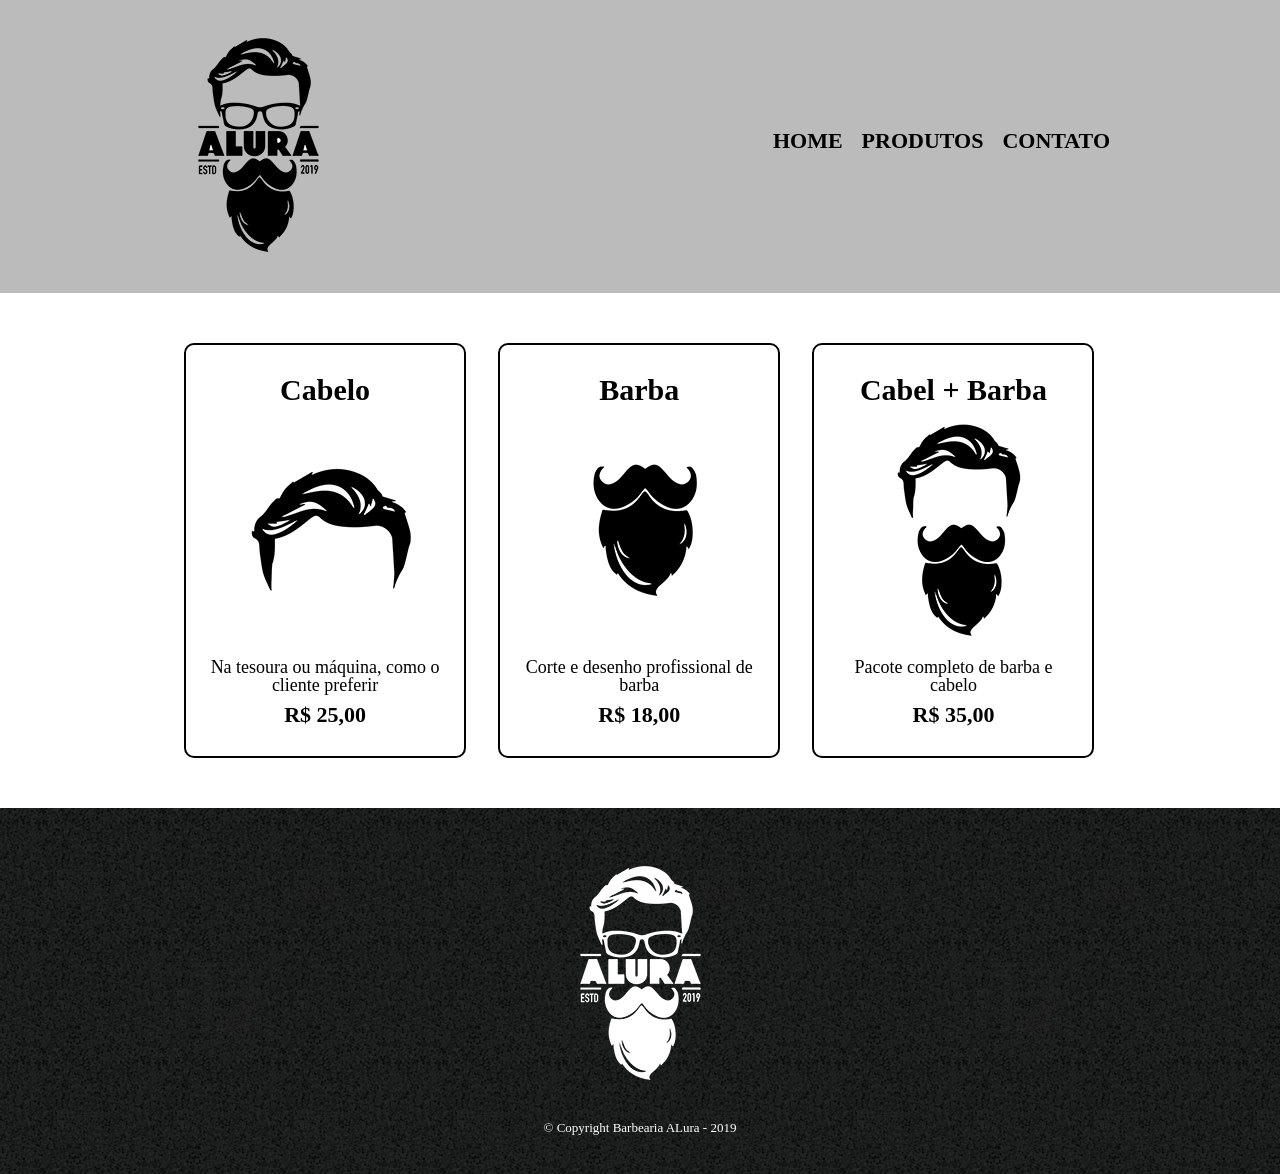
<file: provu/produtos.html>
<!DOCTYPE html>
<html lang="pt-br">
    <head>
        <meta charset="UTF-8">
        <meta http-equiv="X-UA-Compatible" content="IE=edge">
        <meta name="viewport" content="width=device-width, initial-scale=1.0">
        <link rel="stylesheet" href="reset.css/reset.css">
        <link rel="stylesheet" href="produtos.css">
        <title>Produtos</title>
    </head>
    
    <body>

        <header>
            <div class="caixa">
                <h1>
                    <img src="img/produtos/logo.png" alt="logo">
                </h1>

                <nav>
                    <ul>
                        <li><a href="index.html">Home</a></li>
                        <li><a href="produtos.html">Produtos</a></li>
                        <li><a href="contato.html">Contato</a></li>
                    </ul>
                </nav>
            </div>
        </header>

        <main>
            <ul class="produtos">
                <li>
                    <h2>Cabelo</h2>
                    <img src="img/produtos/cabelo.jpg" alt="cabelo">
                    <p class="produto-descricao">Na tesoura ou máquina, como o cliente preferir</p>
                    <p class="produto-preco">R$ 25,00</p>
                </li>
                <li>
                    <h2>Barba</h2>
                    <img src="img/produtos/barba.jpg" alt="barba">
                    <p class="produto-descricao">Corte e desenho profissional de barba</p>
                    <p class="produto-preco">R$ 18,00</p>
                </li>
                <li>
                    <h2>Cabel + Barba</h2>
                    <img src="img/produtos/cabelo+barba.jpg" alt="barba+cabelo">
                    <p class="produto-descricao">Pacote completo de barba e cabelo</p>
                    <p class="produto-preco">R$ 35,00</p>
                </li>
            </ul>
        </main>

        <footer>
            <img src="img/produtos/logo-branco.png" alt="logo-rodape">
            <p class="copyright">&copy; Copyright Barbearia ALura - 2019</p>
        </footer>
    </body>
</html>
</file>
<file: assets/vendors/themify-icons/css/themify-icons.css>
@font-face {
	font-family: 'themify';
	src:url("../fonts/themify.eot?-fvbane");
	src:url("../fonts/themify.eot?#iefix-fvbane") format("embedded-opentype"),
		url("../fonts/themify.woff?-fvbane") format("woff"),
		url("../fonts/themify.ttf?-fvbane") format("truetype"),
		url("../fonts/themify.svg?-fvbane#themify") format("svg");
	font-weight: normal;
	font-style: normal;
}

[class^="ti-"], [class*=" ti-"] {
	font-family: 'themify';
	speak: none;
	font-style: normal;
	font-weight: normal;
	font-variant: normal;
	text-transform: none;
	line-height: 1;

	/* Better Font Rendering =========== */
	-webkit-font-smoothing: antialiased;
	-moz-osx-font-smoothing: grayscale;
}

.ti-wand:before {
	content: "\e600";
}
.ti-volume:before {
	content: "\e601";
}
.ti-user:before {
	content: "\e602";
}
.ti-unlock:before {
	content: "\e603";
}
.ti-unlink:before {
	content: "\e604";
}
.ti-trash:before {
	content: "\e605";
}
.ti-thought:before {
	content: "\e606";
}
.ti-target:before {
	content: "\e607";
}
.ti-tag:before {
	content: "\e608";
}
.ti-tablet:before {
	content: "\e609";
}
.ti-star:before {
	content: "\e60a";
}
.ti-spray:before {
	content: "\e60b";
}
.ti-signal:before {
	content: "\e60c";
}
.ti-shopping-cart:before {
	content: "\e60d";
}
.ti-shopping-cart-full:before {
	content: "\e60e";
}
.ti-settings:before {
	content: "\e60f";
}
.ti-search:before {
	content: "\e610";
}
.ti-zoom-in:before {
	content: "\e611";
}
.ti-zoom-out:before {
	content: "\e612";
}
.ti-cut:before {
	content: "\e613";
}
.ti-ruler:before {
	content: "\e614";
}
.ti-ruler-pencil:before {
	content: "\e615";
}
.ti-ruler-alt:before {
	content: "\e616";
}
.ti-bookmark:before {
	content: "\e617";
}
.ti-bookmark-alt:before {
	content: "\e618";
}
.ti-reload:before {
	content: "\e619";
}
.ti-plus:before {
	content: "\e61a";
}
.ti-pin:before {
	content: "\e61b";
}
.ti-pencil:before {
	content: "\e61c";
}
.ti-pencil-alt:before {
	content: "\e61d";
}
.ti-paint-roller:before {
	content: "\e61e";
}
.ti-paint-bucket:before {
	content: "\e61f";
}
.ti-na:before {
	content: "\e620";
}
.ti-mobile:before {
	content: "\e621";
}
.ti-minus:before {
	content: "\e622";
}
.ti-medall:before {
	content: "\e623";
}
.ti-medall-alt:before {
	content: "\e624";
}
.ti-marker:before {
	content: "\e625";
}
.ti-marker-alt:before {
	content: "\e626";
}
.ti-arrow-up:before {
	content: "\e627";
}
.ti-arrow-right:before {
	content: "\e628";
}
.ti-arrow-left:before {
	content: "\e629";
}
.ti-arrow-down:before {
	content: "\e62a";
}
.ti-lock:before {
	content: "\e62b";
}
.ti-location-arrow:before {
	content: "\e62c";
}
.ti-link:before {
	content: "\e62d";
}
.ti-layout:before {
	content: "\e62e";
}
.ti-layers:before {
	content: "\e62f";
}
.ti-layers-alt:before {
	content: "\e630";
}
.ti-key:before {
	content: "\e631";
}
.ti-import:before {
	content: "\e632";
}
.ti-image:before {
	content: "\e633";
}
.ti-heart:before {
	content: "\e634";
}
.ti-heart-broken:before {
	content: "\e635";
}
.ti-hand-stop:before {
	content: "\e636";
}
.ti-hand-open:before {
	content: "\e637";
}
.ti-hand-drag:before {
	content: "\e638";
}
.ti-folder:before {
	content: "\e639";
}
.ti-flag:before {
	content: "\e63a";
}
.ti-flag-alt:before {
	content: "\e63b";
}
.ti-flag-alt-2:before {
	content: "\e63c";
}
.ti-eye:before {
	content: "\e63d";
}
.ti-export:before {
	content: "\e63e";
}
.ti-exchange-vertical:before {
	content: "\e63f";
}
.ti-desktop:before {
	content: "\e640";
}
.ti-cup:before {
	content: "\e641";
}
.ti-crown:before {
	content: "\e642";
}
.ti-comments:before {
	content: "\e643";
}
.ti-comment:before {
	content: "\e644";
}
.ti-comment-alt:before {
	content: "\e645";
}
.ti-close:before {
	content: "\e646";
}
.ti-clip:before {
	content: "\e647";
}
.ti-angle-up:before {
	content: "\e648";
}
.ti-angle-right:before {
	content: "\e649";
}
.ti-angle-left:before {
	content: "\e64a";
}
.ti-angle-down:before {
	content: "\e64b";
}
.ti-check:before {
	content: "\e64c";
}
.ti-check-box:before {
	content: "\e64d";
}
.ti-camera:before {
	content: "\e64e";
}
.ti-announcement:before {
	content: "\e64f";
}
.ti-brush:before {
	content: "\e650";
}
.ti-briefcase:before {
	content: "\e651";
}
.ti-bolt:before {
	content: "\e652";
}
.ti-bolt-alt:before {
	content: "\e653";
}
.ti-blackboard:before {
	content: "\e654";
}
.ti-bag:before {
	content: "\e655";
}
.ti-move:before {
	content: "\e656";
}
.ti-arrows-vertical:before {
	content: "\e657";
}
.ti-arrows-horizontal:before {
	content: "\e658";
}
.ti-fullscreen:before {
	content: "\e659";
}
.ti-arrow-top-right:before {
	content: "\e65a";
}
.ti-arrow-top-left:before {
	content: "\e65b";
}
.ti-arrow-circle-up:before {
	content: "\e65c";
}
.ti-arrow-circle-right:before {
	content: "\e65d";
}
.ti-arrow-circle-left:before {
	content: "\e65e";
}
.ti-arrow-circle-down:before {
	content: "\e65f";
}
.ti-angle-double-up:before {
	content: "\e660";
}
.ti-angle-double-right:before {
	content: "\e661";
}
.ti-angle-double-left:before {
	content: "\e662";
}
.ti-angle-double-down:before {
	content: "\e663";
}
.ti-zip:before {
	content: "\e664";
}
.ti-world:before {
	content: "\e665";
}
.ti-wheelchair:before {
	content: "\e666";
}
.ti-view-list:before {
	content: "\e667";
}
.ti-view-list-alt:before {
	content: "\e668";
}
.ti-view-grid:before {
	content: "\e669";
}
.ti-uppercase:before {
	content: "\e66a";
}
.ti-upload:before {
	content: "\e66b";
}
.ti-underline:before {
	content: "\e66c";
}
.ti-truck:before {
	content: "\e66d";
}
.ti-timer:before {
	content: "\e66e";
}
.ti-ticket:before {
	content: "\e66f";
}
.ti-thumb-up:before {
	content: "\e670";
}
.ti-thumb-down:before {
	content: "\e671";
}
.ti-text:before {
	content: "\e672";
}
.ti-stats-up:before {
	content: "\e673";
}
.ti-stats-down:before {
	content: "\e674";
}
.ti-split-v:before {
	content: "\e675";
}
.ti-split-h:before {
	content: "\e676";
}
.ti-smallcap:before {
	content: "\e677";
}
.ti-shine:before {
	content: "\e678";
}
.ti-shift-right:before {
	content: "\e679";
}
.ti-shift-left:before {
	content: "\e67a";
}
.ti-shield:before {
	content: "\e67b";
}
.ti-notepad:before {
	content: "\e67c";
}
.ti-server:before {
	content: "\e67d";
}
.ti-quote-right:before {
	content: "\e67e";
}
.ti-quote-left:before {
	content: "\e67f";
}
.ti-pulse:before {
	content: "\e680";
}
.ti-printer:before {
	content: "\e681";
}
.ti-power-off:before {
	content: "\e682";
}
.ti-plug:before {
	content: "\e683";
}
.ti-pie-chart:before {
	content: "\e684";
}
.ti-paragraph:before {
	content: "\e685";
}
.ti-panel:before {
	content: "\e686";
}
.ti-package:before {
	content: "\e687";
}
.ti-music:before {
	content: "\e688";
}
.ti-music-alt:before {
	content: "\e689";
}
.ti-mouse:before {
	content: "\e68a";
}
.ti-mouse-alt:before {
	content: "\e68b";
}
.ti-money:before {
	content: "\e68c";
}
.ti-microphone:before {
	content: "\e68d";
}
.ti-menu:before {
	content: "\e68e";
}
.ti-menu-alt:before {
	content: "\e68f";
}
.ti-map:before {
	content: "\e690";
}
.ti-map-alt:before {
	content: "\e691";
}
.ti-loop:before {
	content: "\e692";
}
.ti-location-pin:before {
	content: "\e693";
}
.ti-list:before {
	content: "\e694";
}
.ti-light-bulb:before {
	content: "\e695";
}
.ti-Italic:before {
	content: "\e696";
}
.ti-info:before {
	content: "\e697";
}
.ti-infinite:before {
	content: "\e698";
}
.ti-id-badge:before {
	content: "\e699";
}
.ti-hummer:before {
	content: "\e69a";
}
.ti-home:before {
	content: "\e69b";
}
.ti-help:before {
	content: "\e69c";
}
.ti-headphone:before {
	content: "\e69d";
}
.ti-harddrives:before {
	content: "\e69e";
}
.ti-harddrive:before {
	content: "\e69f";
}
.ti-gift:before {
	content: "\e6a0";
}
.ti-game:before {
	content: "\e6a1";
}
.ti-filter:before {
	content: "\e6a2";
}
.ti-files:before {
	content: "\e6a3";
}
.ti-file:before {
	content: "\e6a4";
}
.ti-eraser:before {
	content: "\e6a5";
}
.ti-envelope:before {
	content: "\e6a6";
}
.ti-download:before {
	content: "\e6a7";
}
.ti-direction:before {
	content: "\e6a8";
}
.ti-direction-alt:before {
	content: "\e6a9";
}
.ti-dashboard:before {
	content: "\e6aa";
}
.ti-control-stop:before {
	content: "\e6ab";
}
.ti-control-shuffle:before {
	content: "\e6ac";
}
.ti-control-play:before {
	content: "\e6ad";
}
.ti-control-pause:before {
	content: "\e6ae";
}
.ti-control-forward:before {
	content: "\e6af";
}
.ti-control-backward:before {
	content: "\e6b0";
}
.ti-cloud:before {
	content: "\e6b1";
}
.ti-cloud-up:before {
	content: "\e6b2";
}
.ti-cloud-down:before {
	content: "\e6b3";
}
.ti-clipboard:before {
	content: "\e6b4";
}
.ti-car:before {
	content: "\e6b5";
}
.ti-calendar:before {
	content: "\e6b6";
}
.ti-book:before {
	content: "\e6b7";
}
.ti-bell:before {
	content: "\e6b8";
}
.ti-basketball:before {
	content: "\e6b9";
}
.ti-bar-chart:before {
	content: "\e6ba";
}
.ti-bar-chart-alt:before {
	content: "\e6bb";
}
.ti-back-right:before {
	content: "\e6bc";
}
.ti-back-left:before {
	content: "\e6bd";
}
.ti-arrows-corner:before {
	content: "\e6be";
}
.ti-archive:before {
	content: "\e6bf";
}
.ti-anchor:before {
	content: "\e6c0";
}
.ti-align-right:before {
	content: "\e6c1";
}
.ti-align-left:before {
	content: "\e6c2";
}
.ti-align-justify:before {
	content: "\e6c3";
}
.ti-align-center:before {
	content: "\e6c4";
}
.ti-alert:before {
	content: "\e6c5";
}
.ti-alarm-clock:before {
	content: "\e6c6";
}
.ti-agenda:before {
	content: "\e6c7";
}
.ti-write:before {
	content: "\e6c8";
}
.ti-window:before {
	content: "\e6c9";
}
.ti-widgetized:before {
	content: "\e6ca";
}
.ti-widget:before {
	content: "\e6cb";
}
.ti-widget-alt:before {
	content: "\e6cc";
}
.ti-wallet:before {
	content: "\e6cd";
}
.ti-video-clapper:before {
	content: "\e6ce";
}
.ti-video-camera:before {
	content: "\e6cf";
}
.ti-vector:before {
	content: "\e6d0";
}
.ti-themify-logo:before {
	content: "\e6d1";
}
.ti-themify-favicon:before {
	content: "\e6d2";
}
.ti-themify-favicon-alt:before {
	content: "\e6d3";
}
.ti-support:before {
	content: "\e6d4";
}
.ti-stamp:before {
	content: "\e6d5";
}
.ti-split-v-alt:before {
	content: "\e6d6";
}
.ti-slice:before {
	content: "\e6d7";
}
.ti-shortcode:before {
	content: "\e6d8";
}
.ti-shift-right-alt:before {
	content: "\e6d9";
}
.ti-shift-left-alt:before {
	content: "\e6da";
}
.ti-ruler-alt-2:before {
	content: "\e6db";
}
.ti-receipt:before {
	content: "\e6dc";
}
.ti-pin2:before {
	content: "\e6dd";
}
.ti-pin-alt:before {
	content: "\e6de";
}
.ti-pencil-alt2:before {
	content: "\e6df";
}
.ti-palette:before {
	content: "\e6e0";
}
.ti-more:before {
	content: "\e6e1";
}
.ti-more-alt:before {
	content: "\e6e2";
}
.ti-microphone-alt:before {
	content: "\e6e3";
}
.ti-magnet:before {
	content: "\e6e4";
}
.ti-line-double:before {
	content: "\e6e5";
}
.ti-line-dotted:before {
	content: "\e6e6";
}
.ti-line-dashed:before {
	content: "\e6e7";
}
.ti-layout-width-full:before {
	content: "\e6e8";
}
.ti-layout-width-default:before {
	content: "\e6e9";
}
.ti-layout-width-default-alt:before {
	content: "\e6ea";
}
.ti-layout-tab:before {
	content: "\e6eb";
}
.ti-layout-tab-window:before {
	content: "\e6ec";
}
.ti-layout-tab-v:before {
	content: "\e6ed";
}
.ti-layout-tab-min:before {
	content: "\e6ee";
}
.ti-layout-slider:before {
	content: "\e6ef";
}
.ti-layout-slider-alt:before {
	content: "\e6f0";
}
.ti-layout-sidebar-right:before {
	content: "\e6f1";
}
.ti-layout-sidebar-none:before {
	content: "\e6f2";
}
.ti-layout-sidebar-left:before {
	content: "\e6f3";
}
.ti-layout-placeholder:before {
	content: "\e6f4";
}
.ti-layout-menu:before {
	content: "\e6f5";
}
.ti-layout-menu-v:before {
	content: "\e6f6";
}
.ti-layout-menu-separated:before {
	content: "\e6f7";
}
.ti-layout-menu-full:before {
	content: "\e6f8";
}
.ti-layout-media-right-alt:before {
	content: "\e6f9";
}
.ti-layout-media-right:before {
	content: "\e6fa";
}
.ti-layout-media-overlay:before {
	content: "\e6fb";
}
.ti-layout-media-overlay-alt:before {
	content: "\e6fc";
}
.ti-layout-media-overlay-alt-2:before {
	content: "\e6fd";
}
.ti-layout-media-left-alt:before {
	content: "\e6fe";
}
.ti-layout-media-left:before {
	content: "\e6ff";
}
.ti-layout-media-center-alt:before {
	content: "\e700";
}
.ti-layout-media-center:before {
	content: "\e701";
}
.ti-layout-list-thumb:before {
	content: "\e702";
}
.ti-layout-list-thumb-alt:before {
	content: "\e703";
}
.ti-layout-list-post:before {
	content: "\e704";
}
.ti-layout-list-large-image:before {
	content: "\e705";
}
.ti-layout-line-solid:before {
	content: "\e706";
}
.ti-layout-grid4:before {
	content: "\e707";
}
.ti-layout-grid3:before {
	content: "\e708";
}
.ti-layout-grid2:before {
	content: "\e709";
}
.ti-layout-grid2-thumb:before {
	content: "\e70a";
}
.ti-layout-cta-right:before {
	content: "\e70b";
}
.ti-layout-cta-left:before {
	content: "\e70c";
}
.ti-layout-cta-center:before {
	content: "\e70d";
}
.ti-layout-cta-btn-right:before {
	content: "\e70e";
}
.ti-layout-cta-btn-left:before {
	content: "\e70f";
}
.ti-layout-column4:before {
	content: "\e710";
}
.ti-layout-column3:before {
	content: "\e711";
}
.ti-layout-column2:before {
	content: "\e712";
}
.ti-layout-accordion-separated:before {
	content: "\e713";
}
.ti-layout-accordion-merged:before {
	content: "\e714";
}
.ti-layout-accordion-list:before {
	content: "\e715";
}
.ti-ink-pen:before {
	content: "\e716";
}
.ti-info-alt:before {
	content: "\e717";
}
.ti-help-alt:before {
	content: "\e718";
}
.ti-headphone-alt:before {
	content: "\e719";
}
.ti-hand-point-up:before {
	content: "\e71a";
}
.ti-hand-point-right:before {
	content: "\e71b";
}
.ti-hand-point-left:before {
	content: "\e71c";
}
.ti-hand-point-down:before {
	content: "\e71d";
}
.ti-gallery:before {
	content: "\e71e";
}
.ti-face-smile:before {
	content: "\e71f";
}
.ti-face-sad:before {
	content: "\e720";
}
.ti-credit-card:before {
	content: "\e721";
}
.ti-control-skip-forward:before {
	content: "\e722";
}
.ti-control-skip-backward:before {
	content: "\e723";
}
.ti-control-record:before {
	content: "\e724";
}
.ti-control-eject:before {
	content: "\e725";
}
.ti-comments-smiley:before {
	content: "\e726";
}
.ti-brush-alt:before {
	content: "\e727";
}
.ti-youtube:before {
	content: "\e728";
}
.ti-vimeo:before {
	content: "\e729";
}
.ti-twitter:before {
	content: "\e72a";
}
.ti-time:before {
	content: "\e72b";
}
.ti-tumblr:before {
	content: "\e72c";
}
.ti-skype:before {
	content: "\e72d";
}
.ti-share:before {
	content: "\e72e";
}
.ti-share-alt:before {
	content: "\e72f";
}
.ti-rocket:before {
	content: "\e730";
}
.ti-pinterest:before {
	content: "\e731";
}
.ti-new-window:before {
	content: "\e732";
}
.ti-microsoft:before {
	content: "\e733";
}
.ti-list-ol:before {
	content: "\e734";
}
.ti-linkedin:before {
	content: "\e735";
}
.ti-layout-sidebar-2:before {
	content: "\e736";
}
.ti-layout-grid4-alt:before {
	content: "\e737";
}
.ti-layout-grid3-alt:before {
	content: "\e738";
}
.ti-layout-grid2-alt:before {
	content: "\e739";
}
.ti-layout-column4-alt:before {
	content: "\e73a";
}
.ti-layout-column3-alt:before {
	content: "\e73b";
}
.ti-layout-column2-alt:before {
	content: "\e73c";
}
.ti-instagram:before {
	content: "\e73d";
}
.ti-google:before {
	content: "\e73e";
}
.ti-github:before {
	content: "\e73f";
}
.ti-flickr:before {
	content: "\e740";
}
.ti-facebook:before {
	content: "\e741";
}
.ti-dropbox:before {
	content: "\e742";
}
.ti-dribbble:before {
	content: "\e743";
}
.ti-apple:before {
	content: "\e744";
}
.ti-android:before {
	content: "\e745";
}
.ti-save:before {
	content: "\e746";
}
.ti-save-alt:before {
	content: "\e747";
}
.ti-yahoo:before {
	content: "\e748";
}
.ti-wordpress:before {
	content: "\e749";
}
.ti-vimeo-alt:before {
	content: "\e74a";
}
.ti-twitter-alt:before {
	content: "\e74b";
}
.ti-tumblr-alt:before {
	content: "\e74c";
}
.ti-trello:before {
	content: "\e74d";
}
.ti-stack-overflow:before {
	content: "\e74e";
}
.ti-soundcloud:before {
	content: "\e74f";
}
.ti-sharethis:before {
	content: "\e750";
}
.ti-sharethis-alt:before {
	content: "\e751";
}
.ti-reddit:before {
	content: "\e752";
}
.ti-pinterest-alt:before {
	content: "\e753";
}
.ti-microsoft-alt:before {
	content: "\e754";
}
.ti-linux:before {
	content: "\e755";
}
.ti-jsfiddle:before {
	content: "\e756";
}
.ti-joomla:before {
	content: "\e757";
}
.ti-html5:before {
	content: "\e758";
}
.ti-flickr-alt:before {
	content: "\e759";
}
.ti-email:before {
	content: "\e75a";
}
.ti-drupal:before {
	content: "\e75b";
}
.ti-dropbox-alt:before {
	content: "\e75c";
}
.ti-css3:before {
	content: "\e75d";
}
.ti-rss:before {
	content: "\e75e";
}
.ti-rss-alt:before {
	content: "\e75f";
}
</file>
<file: assets/css/johndoe.css>
@charset "UTF-8";
/*!
=========================================================
* JohnDoe Landing page
=========================================================

* Copyright: 2019 DevCRUD (https://devcrud.com)
* Licensed: (https://devcrud.com/licenses)
* Coded by www.devcrud.com

=========================================================

* The above copyright notice and this permission notice shall be included in all copies or substantial portions of the Software.
*/
@import url("https://fonts.googleapis.com/css?family=Source+Sans+Pro:200,200i,300,300i,400,400i,600,600i,700,700i,900,900i&display=swap");
:root {
  --blue: #79A9F5;
  --indigo: #C45F90;
  --purple: #A16AE8;
  --pink: #FC8BC0;
  --red: #d6935e;
  --orange: #FF8882;
  --yellow: #FAD02C;
  --green: #A3C14A;
  --teal: #20c997;
  --cyan: #47D8E0;
  --white: #fff;
  --gray: #6c757d;
  --gray-dark: #343a40;
  --primary: #d6935e;
  --secondary: #6c757d;
  --success: #A3C14A;
  --info: #47D8E0;
  --warning: #FF8882;
  --danger: #d6935e;
  --light: #f8f9fa;
  --dark: #343a40;
  --breakpoint-xs: 0;
  --breakpoint-sm: 576px;
  --breakpoint-md: 768px;
  --breakpoint-lg: 992px;
  --breakpoint-xl: 1200px;
  --font-family-sans-serif: "Source Sans Pro", sans-serif;
  --font-family-monospace: SFMono-Regular, Menlo, Monaco, Consolas, "Liberation Mono", "Courier New", monospace;
}

*,
*::before,
*::after {
  box-sizing: border-box;
}

html {
  font-family: sans-serif;
  line-height: 1.15;
  -webkit-text-size-adjust: 100%;
  -webkit-tap-highlight-color: rgba(0, 0, 0, 0);
}

article, aside, figcaption, figure, footer, header, hgroup, main, nav, section {
  display: block;
}

body {
  margin: 0;
  font-family: "Source Sans Pro", sans-serif;
  font-size: 1rem;
  font-weight: 400;
  line-height: 1.5;
  color: #212529;
  text-align: left;
  background-color: #fff;
}

[tabindex="-1"]:focus {
  outline: 0 !important;
}

hr {
  box-sizing: content-box;
  height: 0;
  overflow: visible;
}

h1, h2, h3, h4, h5, h6 {
  margin-top: 0;
  margin-bottom: 0.5rem;
}

p {
  margin-top: 0;
  margin-bottom: 1rem;
}

abbr[title],
abbr[data-original-title] {
  text-decoration: underline;
  -webkit-text-decoration: underline dotted;
          text-decoration: underline dotted;
  cursor: help;
  border-bottom: 0;
  -webkit-text-decoration-skip-ink: none;
          text-decoration-skip-ink: none;
}

address {
  margin-bottom: 1rem;
  font-style: normal;
  line-height: inherit;
}

ol,
ul,
dl {
  margin-top: 0;
  margin-bottom: 1rem;
}

ol ol,
ul ul,
ol ul,
ul ol {
  margin-bottom: 0;
}

dt {
  font-weight: 700;
}

dd {
  margin-bottom: .5rem;
  margin-left: 0;
}

blockquote {
  margin: 0 0 1rem;
}

b,
strong {
  font-weight: bolder;
}

small {
  font-size: 80%;
}

sub,
sup {
  position: relative;
  font-size: 75%;
  line-height: 0;
  vertical-align: baseline;
}

sub {
  bottom: -.25em;
}

sup {
  top: -.5em;
}

a {
  color: #d6935e;
  text-decoration: none;
  background-color: transparent;
}

a:hover {
  color: #f51330;
  text-decoration: none;
}

a:not([href]):not([tabindex]) {
  color: inherit;
  text-decoration: none;
}

a:not([href]):not([tabindex]):hover, a:not([href]):not([tabindex]):focus {
  color: inherit;
  text-decoration: none;
}

a:not([href]):not([tabindex]):focus {
  outline: 0;
}

pre,
code,
kbd,
samp {
  font-family: SFMono-Regular, Menlo, Monaco, Consolas, "Liberation Mono", "Courier New", monospace;
  font-size: 1em;
}

pre {
  margin-top: 0;
  margin-bottom: 1rem;
  overflow: auto;
}

figure {
  margin: 0 0 1rem;
}

img {
  vertical-align: middle;
  border-style: none;
}

svg {
  overflow: hidden;
  vertical-align: middle;
}

table {
  border-collapse: collapse;
}

caption {
  padding-top: 0.75rem;
  padding-bottom: 0.75rem;
  color: #6c757d;
  text-align: left;
  caption-side: bottom;
}

th {
  text-align: inherit;
}

label {
  display: inline-block;
  margin-bottom: 0.5rem;
}

button {
  border-radius: 0;
}

button:focus {
  outline: 1px dotted;
  outline: 5px auto -webkit-focus-ring-color;
}

input,
button,
select,
optgroup,
textarea {
  margin: 0;
  font-family: inherit;
  font-size: inherit;
  line-height: inherit;
}

button,
input {
  overflow: visible;
}

button,
select {
  text-transform: none;
}

select {
  word-wrap: normal;
}

button,
[type="button"],
[type="reset"],
[type="submit"] {
  -webkit-appearance: button;
}

button:not(:disabled),
[type="button"]:not(:disabled),
[type="reset"]:not(:disabled),
[type="submit"]:not(:disabled) {
  cursor: pointer;
}

button::-moz-focus-inner,
[type="button"]::-moz-focus-inner,
[type="reset"]::-moz-focus-inner,
[type="submit"]::-moz-focus-inner {
  padding: 0;
  border-style: none;
}

input[type="radio"],
input[type="checkbox"] {
  box-sizing: border-box;
  padding: 0;
}

input[type="date"],
input[type="time"],
input[type="datetime-local"],
input[type="month"] {
  -webkit-appearance: listbox;
}

textarea {
  overflow: auto;
  resize: vertical;
}

fieldset {
  min-width: 0;
  padding: 0;
  margin: 0;
  border: 0;
}

legend {
  display: block;
  width: 100%;
  max-width: 100%;
  padding: 0;
  margin-bottom: .5rem;
  font-size: 1.5rem;
  line-height: inherit;
  color: inherit;
  white-space: normal;
}

progress {
  vertical-align: baseline;
}

[type="number"]::-webkit-inner-spin-button,
[type="number"]::-webkit-outer-spin-button {
  height: auto;
}

[type="search"] {
  outline-offset: -2px;
  -webkit-appearance: none;
}

[type="search"]::-webkit-search-decoration {
  -webkit-appearance: none;
}

::-webkit-file-upload-button {
  font: inherit;
  -webkit-appearance: button;
}

output {
  display: inline-block;
}

summary {
  display: list-item;
  cursor: pointer;
}

template {
  display: none;
}

[hidden] {
  display: none !important;
}

h1, h2, h3, h4, h5, h6,
.h1, .h2, .h3, .h4, .h5, .h6 {
  margin-bottom: 0.5rem;
  font-family: "Dosis", sans-serif;
  font-weight: 500;
  line-height: 1.2;
}

h1, .h1 {
  font-size: 2.5rem;
}

h2, .h2 {
  font-size: 2rem;
}

h3, .h3 {
  font-size: 1.75rem;
}

h4, .h4 {
  font-size: 1.5rem;
}

h5, .h5 {
  font-size: 1.25rem;
}

h6, .h6 {
  font-size: 1rem;
}

.lead {
  font-size: 1.25rem;
  font-weight: 300;
}

.display-1 {
  font-size: 6rem;
  font-weight: 300;
  line-height: 1.2;
}

.display-2 {
  font-size: 5.5rem;
  font-weight: 300;
  line-height: 1.2;
}

.display-3 {
  font-size: 4.5rem;
  font-weight: 300;
  line-height: 1.2;
}

.display-4 {
  font-size: 3.5rem;
  font-weight: 300;
  line-height: 1.2;
}

hr {
  margin-top: 1rem;
  margin-bottom: 1rem;
  border: 0;
  border-top: 1px solid rgba(0, 0, 0, 0.1);
}

small,
.small {
  font-size: 80%;
  font-weight: 400;
}

mark,
.mark {
  padding: 0.2em;
  background-color: #fcf8e3;
}

.list-unstyled {
  padding-left: 0;
  list-style: none;
}

.list-inline {
  padding-left: 0;
  list-style: none;
}

.list-inline-item {
  display: inline-block;
}

.list-inline-item:not(:last-child) {
  margin-right: 0.5rem;
}

.initialism {
  font-size: 90%;
  text-transform: uppercase;
}

.blockquote {
  margin-bottom: 1rem;
  font-size: 1.25rem;
}

.blockquote-footer {
  display: block;
  font-size: 80%;
  color: #6c757d;
}

.blockquote-footer::before {
  content: "\2014\00A0";
}

.img-fluid {
  max-width: 100%;
  height: auto;
}

.img-thumbnail {
  padding: 0.25rem;
  background-color: #fff;
  border: 1px solid #dee2e6;
  border-radius: 0.25rem;
  max-width: 100%;
  height: auto;
}

.figure {
  display: inline-block;
}

.figure-img {
  margin-bottom: 0.5rem;
  line-height: 1;
}

.figure-caption {
  font-size: 90%;
  color: #6c757d;
}

code {
  font-size: 87.5%;
  color: #FC8BC0;
  word-break: break-word;
}

a > code {
  color: inherit;
}

kbd {
  padding: 0.2rem 0.4rem;
  font-size: 87.5%;
  color: #fff;
  background-color: #212529;
  border-radius: 0.2rem;
}

kbd kbd {
  padding: 0;
  font-size: 100%;
  font-weight: 700;
}

pre {
  display: block;
  font-size: 87.5%;
  color: #212529;
}

pre code {
  font-size: inherit;
  color: inherit;
  word-break: normal;
}

.pre-scrollable {
  max-height: 340px;
  overflow-y: scroll;
}

.container {
  width: 100%;
  padding-right: 15px;
  padding-left: 15px;
  margin-right: auto;
  margin-left: auto;
}

@media (min-width: 576px) {
  .container {
    max-width: 540px;
  }
}

@media (min-width: 768px) {
  .container {
    max-width: 720px;
  }
}

@media (min-width: 992px) {
  .container {
    max-width: 960px;
  }
}

@media (min-width: 1200px) {
  .container {
    max-width: 1140px;
  }
}

.container-fluid {
  width: 100%;
  padding-right: 15px;
  padding-left: 15px;
  margin-right: auto;
  margin-left: auto;
}

.row {
  display: -webkit-box;
  display: -webkit-flex;
  display: -ms-flexbox;
  display: flex;
  justify-content: center;
  -webkit-flex-wrap: wrap;
      -ms-flex-wrap: wrap;
          flex-wrap: wrap;
  margin-right: -15px;
  margin-left: -15px;
}

.no-gutters {
  margin-right: 0;
  margin-left: 0;
}

.no-gutters > .col,
.no-gutters > [class*="col-"] {
  padding-right: 0;
  padding-left: 0;
}

.col-1, .col-2, .col-3, .col-4, .col-5, .col-6, .col-7, .col-8, .col-9, .col-10, .col-11, .col-12, .col,
.col-auto, .col-sm-1, .col-sm-2, .col-sm-3, .col-sm-4, .col-sm-5, .col-sm-6, .col-sm-7, .col-sm-8, .col-sm-9, .col-sm-10, .col-sm-11, .col-sm-12, .col-sm,
.col-sm-auto, .col-md-1, .col-md-2, .col-md-3, .col-md-4, .col-md-5, .col-md-6, .col-md-7, .col-md-8, .col-md-9, .col-md-10, .col-md-11, .col-md-12, .col-md,
.col-md-auto, .col-lg-1, .col-lg-2, .col-lg-3, .col-lg-4, .col-lg-5, .col-lg-6, .col-lg-7, .col-lg-8, .col-lg-9, .col-lg-10, .col-lg-11, .col-lg-12, .col-lg,
.col-lg-auto, .col-xl-1, .col-xl-2, .col-xl-3, .col-xl-4, .col-xl-5, .col-xl-6, .col-xl-7, .col-xl-8, .col-xl-9, .col-xl-10, .col-xl-11, .col-xl-12, .col-xl,
.col-xl-auto {
  position: relative;
  width: 100%;
  padding-right: 15px;
  padding-left: 15px;
}

.col {
  -webkit-flex-basis: 0;
      -ms-flex-preferred-size: 0;
          flex-basis: 0;
  -webkit-box-flex: 1;
  -webkit-flex-grow: 1;
      -ms-flex-positive: 1;
          flex-grow: 1;
  max-width: 100%;
}

.col-auto {
  -webkit-box-flex: 0;
  -webkit-flex: 0 0 auto;
      -ms-flex: 0 0 auto;
          flex: 0 0 auto;
  width: auto;
  max-width: 100%;
}

.col-1 {
  -webkit-box-flex: 0;
  -webkit-flex: 0 0 8.33333%;
      -ms-flex: 0 0 8.33333%;
          flex: 0 0 8.33333%;
  max-width: 8.33333%;
}

.col-2 {
  -webkit-box-flex: 0;
  -webkit-flex: 0 0 16.66667%;
      -ms-flex: 0 0 16.66667%;
          flex: 0 0 16.66667%;
  max-width: 16.66667%;
}

.col-3 {
  -webkit-box-flex: 0;
  -webkit-flex: 0 0 25%;
      -ms-flex: 0 0 25%;
          flex: 0 0 25%;
  max-width: 25%;
}

.col-4 {
  -webkit-box-flex: 0;
  -webkit-flex: 0 0 33.33333%;
      -ms-flex: 0 0 33.33333%;
          flex: 0 0 33.33333%;
  max-width: 33.33333%;
}

.col-5 {
  -webkit-box-flex: 0;
  -webkit-flex: 0 0 41.66667%;
      -ms-flex: 0 0 41.66667%;
          flex: 0 0 41.66667%;
  max-width: 41.66667%;
}

.col-6 {
  -webkit-box-flex: 0;
  -webkit-flex: 0 0 50%;
      -ms-flex: 0 0 50%;
          flex: 0 0 50%;
  max-width: 50%;
}

.col-7 {
  -webkit-box-flex: 0;
  -webkit-flex: 0 0 58.33333%;
      -ms-flex: 0 0 58.33333%;
          flex: 0 0 58.33333%;
  max-width: 58.33333%;
}

.col-8 {
  -webkit-box-flex: 0;
  -webkit-flex: 0 0 66.66667%;
      -ms-flex: 0 0 66.66667%;
          flex: 0 0 66.66667%;
  max-width: 66.66667%;
}

.col-9 {
  -webkit-box-flex: 0;
  -webkit-flex: 0 0 75%;
      -ms-flex: 0 0 75%;
          flex: 0 0 75%;
  max-width: 75%;
}

.col-10 {
  -webkit-box-flex: 0;
  -webkit-flex: 0 0 83.33333%;
      -ms-flex: 0 0 83.33333%;
          flex: 0 0 83.33333%;
  max-width: 83.33333%;
}

.col-11 {
  -webkit-box-flex: 0;
  -webkit-flex: 0 0 91.66667%;
      -ms-flex: 0 0 91.66667%;
          flex: 0 0 91.66667%;
  max-width: 91.66667%;
}

.col-12 {
  -webkit-box-flex: 0;
  -webkit-flex: 0 0 100%;
      -ms-flex: 0 0 100%;
          flex: 0 0 100%;
  max-width: 100%;
}

.order-first {
  -webkit-box-ordinal-group: 0;
  -webkit-order: -1;
      -ms-flex-order: -1;
          order: -1;
}

.order-last {
  -webkit-box-ordinal-group: 14;
  -webkit-order: 13;
      -ms-flex-order: 13;
          order: 13;
}

.order-0 {
  -webkit-box-ordinal-group: 1;
  -webkit-order: 0;
      -ms-flex-order: 0;
          order: 0;
}

.order-1 {
  -webkit-box-ordinal-group: 2;
  -webkit-order: 1;
      -ms-flex-order: 1;
          order: 1;
}

.order-2 {
  -webkit-box-ordinal-group: 3;
  -webkit-order: 2;
      -ms-flex-order: 2;
          order: 2;
}

.order-3 {
  -webkit-box-ordinal-group: 4;
  -webkit-order: 3;
      -ms-flex-order: 3;
          order: 3;
}

.order-4 {
  -webkit-box-ordinal-group: 5;
  -webkit-order: 4;
      -ms-flex-order: 4;
          order: 4;
}

.order-5 {
  -webkit-box-ordinal-group: 6;
  -webkit-order: 5;
      -ms-flex-order: 5;
          order: 5;
}

.order-6 {
  -webkit-box-ordinal-group: 7;
  -webkit-order: 6;
      -ms-flex-order: 6;
          order: 6;
}

.order-7 {
  -webkit-box-ordinal-group: 8;
  -webkit-order: 7;
      -ms-flex-order: 7;
          order: 7;
}

.order-8 {
  -webkit-box-ordinal-group: 9;
  -webkit-order: 8;
      -ms-flex-order: 8;
          order: 8;
}

.order-9 {
  -webkit-box-ordinal-group: 10;
  -webkit-order: 9;
      -ms-flex-order: 9;
          order: 9;
}

.order-10 {
  -webkit-box-ordinal-group: 11;
  -webkit-order: 10;
      -ms-flex-order: 10;
          order: 10;
}

.order-11 {
  -webkit-box-ordinal-group: 12;
  -webkit-order: 11;
      -ms-flex-order: 11;
          order: 11;
}

.order-12 {
  -webkit-box-ordinal-group: 13;
  -webkit-order: 12;
      -ms-flex-order: 12;
          order: 12;
}

.offset-1 {
  margin-left: 8.33333%;
}

.offset-2 {
  margin-left: 16.66667%;
}

.offset-3 {
  margin-left: 25%;
}

.offset-4 {
  margin-left: 33.33333%;
}

.offset-5 {
  margin-left: 41.66667%;
}

.offset-6 {
  margin-left: 50%;
}

.offset-7 {
  margin-left: 58.33333%;
}

.offset-8 {
  margin-left: 66.66667%;
}

.offset-9 {
  margin-left: 75%;
}

.offset-10 {
  margin-left: 83.33333%;
}

.offset-11 {
  margin-left: 91.66667%;
}

@media (min-width: 576px) {
  .col-sm {
    -webkit-flex-basis: 0;
        -ms-flex-preferred-size: 0;
            flex-basis: 0;
    -webkit-box-flex: 1;
    -webkit-flex-grow: 1;
        -ms-flex-positive: 1;
            flex-grow: 1;
    max-width: 100%;
  }
  .col-sm-auto {
    -webkit-box-flex: 0;
    -webkit-flex: 0 0 auto;
        -ms-flex: 0 0 auto;
            flex: 0 0 auto;
    width: auto;
    max-width: 100%;
  }
  .col-sm-1 {
    -webkit-box-flex: 0;
    -webkit-flex: 0 0 8.33333%;
        -ms-flex: 0 0 8.33333%;
            flex: 0 0 8.33333%;
    max-width: 8.33333%;
  }
  .col-sm-2 {
    -webkit-box-flex: 0;
    -webkit-flex: 0 0 16.66667%;
        -ms-flex: 0 0 16.66667%;
            flex: 0 0 16.66667%;
    max-width: 16.66667%;
  }
  .col-sm-3 {
    -webkit-box-flex: 0;
    -webkit-flex: 0 0 25%;
        -ms-flex: 0 0 25%;
            flex: 0 0 25%;
    max-width: 25%;
  }
  .col-sm-4 {
    -webkit-box-flex: 0;
    -webkit-flex: 0 0 33.33333%;
        -ms-flex: 0 0 33.33333%;
            flex: 0 0 33.33333%;
    max-width: 33.33333%;
  }
  .col-sm-5 {
    -webkit-box-flex: 0;
    -webkit-flex: 0 0 41.66667%;
        -ms-flex: 0 0 41.66667%;
            flex: 0 0 41.66667%;
    max-width: 41.66667%;
  }
  .col-sm-6 {
    -webkit-box-flex: 0;
    -webkit-flex: 0 0 50%;
        -ms-flex: 0 0 50%;
            flex: 0 0 50%;
    max-width: 50%;
  }
  .col-sm-7 {
    -webkit-box-flex: 0;
    -webkit-flex: 0 0 58.33333%;
        -ms-flex: 0 0 58.33333%;
            flex: 0 0 58.33333%;
    max-width: 58.33333%;
  }
  .col-sm-8 {
    -webkit-box-flex: 0;
    -webkit-flex: 0 0 66.66667%;
        -ms-flex: 0 0 66.66667%;
            flex: 0 0 66.66667%;
    max-width: 66.66667%;
  }
  .col-sm-9 {
    -webkit-box-flex: 0;
    -webkit-flex: 0 0 75%;
        -ms-flex: 0 0 75%;
            flex: 0 0 75%;
    max-width: 75%;
  }
  .col-sm-10 {
    -webkit-box-flex: 0;
    -webkit-flex: 0 0 83.33333%;
        -ms-flex: 0 0 83.33333%;
            flex: 0 0 83.33333%;
    max-width: 83.33333%;
  }
  .col-sm-11 {
    -webkit-box-flex: 0;
    -webkit-flex: 0 0 91.66667%;
        -ms-flex: 0 0 91.66667%;
            flex: 0 0 91.66667%;
    max-width: 91.66667%;
  }
  .col-sm-12 {
    -webkit-box-flex: 0;
    -webkit-flex: 0 0 100%;
        -ms-flex: 0 0 100%;
            flex: 0 0 100%;
    max-width: 100%;
  }
  .order-sm-first {
    -webkit-box-ordinal-group: 0;
    -webkit-order: -1;
        -ms-flex-order: -1;
            order: -1;
  }
  .order-sm-last {
    -webkit-box-ordinal-group: 14;
    -webkit-order: 13;
        -ms-flex-order: 13;
            order: 13;
  }
  .order-sm-0 {
    -webkit-box-ordinal-group: 1;
    -webkit-order: 0;
        -ms-flex-order: 0;
            order: 0;
  }
  .order-sm-1 {
    -webkit-box-ordinal-group: 2;
    -webkit-order: 1;
        -ms-flex-order: 1;
            order: 1;
  }
  .order-sm-2 {
    -webkit-box-ordinal-group: 3;
    -webkit-order: 2;
        -ms-flex-order: 2;
            order: 2;
  }
  .order-sm-3 {
    -webkit-box-ordinal-group: 4;
    -webkit-order: 3;
        -ms-flex-order: 3;
            order: 3;
  }
  .order-sm-4 {
    -webkit-box-ordinal-group: 5;
    -webkit-order: 4;
        -ms-flex-order: 4;
            order: 4;
  }
  .order-sm-5 {
    -webkit-box-ordinal-group: 6;
    -webkit-order: 5;
        -ms-flex-order: 5;
            order: 5;
  }
  .order-sm-6 {
    -webkit-box-ordinal-group: 7;
    -webkit-order: 6;
        -ms-flex-order: 6;
            order: 6;
  }
  .order-sm-7 {
    -webkit-box-ordinal-group: 8;
    -webkit-order: 7;
        -ms-flex-order: 7;
            order: 7;
  }
  .order-sm-8 {
    -webkit-box-ordinal-group: 9;
    -webkit-order: 8;
        -ms-flex-order: 8;
            order: 8;
  }
  .order-sm-9 {
    -webkit-box-ordinal-group: 10;
    -webkit-order: 9;
        -ms-flex-order: 9;
            order: 9;
  }
  .order-sm-10 {
    -webkit-box-ordinal-group: 11;
    -webkit-order: 10;
        -ms-flex-order: 10;
            order: 10;
  }
  .order-sm-11 {
    -webkit-box-ordinal-group: 12;
    -webkit-order: 11;
        -ms-flex-order: 11;
            order: 11;
  }
  .order-sm-12 {
    -webkit-box-ordinal-group: 13;
    -webkit-order: 12;
        -ms-flex-order: 12;
            order: 12;
  }
  .offset-sm-0 {
    margin-left: 0;
  }
  .offset-sm-1 {
    margin-left: 8.33333%;
  }
  .offset-sm-2 {
    margin-left: 16.66667%;
  }
  .offset-sm-3 {
    margin-left: 25%;
  }
  .offset-sm-4 {
    margin-left: 33.33333%;
  }
  .offset-sm-5 {
    margin-left: 41.66667%;
  }
  .offset-sm-6 {
    margin-left: 50%;
  }
  .offset-sm-7 {
    margin-left: 58.33333%;
  }
  .offset-sm-8 {
    margin-left: 66.66667%;
  }
  .offset-sm-9 {
    margin-left: 75%;
  }
  .offset-sm-10 {
    margin-left: 83.33333%;
  }
  .offset-sm-11 {
    margin-left: 91.66667%;
  }
}

@media (min-width: 768px) {
  .col-md {
    -webkit-flex-basis: 0;
        -ms-flex-preferred-size: 0;
            flex-basis: 0;
    -webkit-box-flex: 1;
    -webkit-flex-grow: 1;
        -ms-flex-positive: 1;
            flex-grow: 1;
    max-width: 100%;
  }
  .col-md-auto {
    -webkit-box-flex: 0;
    -webkit-flex: 0 0 auto;
        -ms-flex: 0 0 auto;
            flex: 0 0 auto;
    width: auto;
    max-width: 100%;
  }
  .col-md-1 {
    -webkit-box-flex: 0;
    -webkit-flex: 0 0 8.33333%;
        -ms-flex: 0 0 8.33333%;
            flex: 0 0 8.33333%;
    max-width: 8.33333%;
  }
  .col-md-2 {
    -webkit-box-flex: 0;
    -webkit-flex: 0 0 16.66667%;
        -ms-flex: 0 0 16.66667%;
            flex: 0 0 16.66667%;
    max-width: 16.66667%;
  }
  .col-md-3 {
    -webkit-box-flex: 0;
    -webkit-flex: 0 0 25%;
        -ms-flex: 0 0 25%;
            flex: 0 0 25%;
    max-width: 25%;
  }
  .col-md-4 {
    -webkit-box-flex: 0;
    -webkit-flex: 0 0 33.33333%;
        -ms-flex: 0 0 33.33333%;
            flex: 0 0 33.33333%;
    max-width: 33.33333%;
  }
  .col-md-5 {
    -webkit-box-flex: 0;
    -webkit-flex: 0 0 41.66667%;
        -ms-flex: 0 0 41.66667%;
            flex: 0 0 41.66667%;
    max-width: 41.66667%;
  }
  .col-md-6 {
    -webkit-box-flex: 0;
    -webkit-flex: 0 0 50%;
        -ms-flex: 0 0 50%;
            flex: 0 0 50%;
    max-width: 100%;
  }
  .col-md-7 {
    -webkit-box-flex: 0;
    -webkit-flex: 0 0 58.33333%;
        -ms-flex: 0 0 58.33333%;
            flex: 0 0 58.33333%;
    max-width: 58.33333%;
  }
  .col-md-8 {
    -webkit-box-flex: 0;
    -webkit-flex: 0 0 66.66667%;
        -ms-flex: 0 0 66.66667%;
            flex: 0 0 66.66667%;
    max-width: 66.66667%;
  }
  .col-md-9 {
    -webkit-box-flex: 0;
    -webkit-flex: 0 0 75%;
        -ms-flex: 0 0 75%;
            flex: 0 0 75%;
    max-width: 75%;
  }
  .col-md-10 {
    -webkit-box-flex: 0;
    -webkit-flex: 0 0 83.33333%;
        -ms-flex: 0 0 83.33333%;
            flex: 0 0 83.33333%;
    max-width: 83.33333%;
  }
  .col-md-11 {
    -webkit-box-flex: 0;
    -webkit-flex: 0 0 91.66667%;
        -ms-flex: 0 0 91.66667%;
            flex: 0 0 91.66667%;
    max-width: 91.66667%;
  }
  .col-md-12 {
    -webkit-box-flex: 0;
    -webkit-flex: 0 0 100%;
        -ms-flex: 0 0 100%;
            flex: 0 0 100%;
    max-width: 100%;
  }
  .order-md-first {
    -webkit-box-ordinal-group: 0;
    -webkit-order: -1;
        -ms-flex-order: -1;
            order: -1;
  }
  .order-md-last {
    -webkit-box-ordinal-group: 14;
    -webkit-order: 13;
        -ms-flex-order: 13;
            order: 13;
  }
  .order-md-0 {
    -webkit-box-ordinal-group: 1;
    -webkit-order: 0;
        -ms-flex-order: 0;
            order: 0;
  }
  .order-md-1 {
    -webkit-box-ordinal-group: 2;
    -webkit-order: 1;
        -ms-flex-order: 1;
            order: 1;
  }
  .order-md-2 {
    -webkit-box-ordinal-group: 3;
    -webkit-order: 2;
        -ms-flex-order: 2;
            order: 2;
  }
  .order-md-3 {
    -webkit-box-ordinal-group: 4;
    -webkit-order: 3;
        -ms-flex-order: 3;
            order: 3;
  }
  .order-md-4 {
    -webkit-box-ordinal-group: 5;
    -webkit-order: 4;
        -ms-flex-order: 4;
            order: 4;
  }
  .order-md-5 {
    -webkit-box-ordinal-group: 6;
    -webkit-order: 5;
        -ms-flex-order: 5;
            order: 5;
  }
  .order-md-6 {
    -webkit-box-ordinal-group: 7;
    -webkit-order: 6;
        -ms-flex-order: 6;
            order: 6;
  }
  .order-md-7 {
    -webkit-box-ordinal-group: 8;
    -webkit-order: 7;
        -ms-flex-order: 7;
            order: 7;
  }
  .order-md-8 {
    -webkit-box-ordinal-group: 9;
    -webkit-order: 8;
        -ms-flex-order: 8;
            order: 8;
  }
  .order-md-9 {
    -webkit-box-ordinal-group: 10;
    -webkit-order: 9;
        -ms-flex-order: 9;
            order: 9;
  }
  .order-md-10 {
    -webkit-box-ordinal-group: 11;
    -webkit-order: 10;
        -ms-flex-order: 10;
            order: 10;
  }
  .order-md-11 {
    -webkit-box-ordinal-group: 12;
    -webkit-order: 11;
        -ms-flex-order: 11;
            order: 11;
  }
  .order-md-12 {
    -webkit-box-ordinal-group: 13;
    -webkit-order: 12;
        -ms-flex-order: 12;
            order: 12;
  }
  .offset-md-0 {
    margin-left: 0;
  }
  .offset-md-1 {
    margin-left: 8.33333%;
  }
  .offset-md-2 {
    margin-left: 16.66667%;
  }
  .offset-md-3 {
    margin-left: 25%;
  }
  .offset-md-4 {
    margin-left: 33.33333%;
  }
  .offset-md-5 {
    margin-left: 41.66667%;
  }
  .offset-md-6 {
    margin-left: 50%;
  }
  .offset-md-7 {
    margin-left: 58.33333%;
  }
  .offset-md-8 {
    margin-left: 66.66667%;
  }
  .offset-md-9 {
    margin-left: 75%;
  }
  .offset-md-10 {
    margin-left: 83.33333%;
  }
  .offset-md-11 {
    margin-left: 91.66667%;
  }
}

@media (min-width: 992px) {
  .col-lg {
    -webkit-flex-basis: 0;
        -ms-flex-preferred-size: 0;
            flex-basis: 0;
    -webkit-box-flex: 1;
    -webkit-flex-grow: 1;
        -ms-flex-positive: 1;
            flex-grow: 1;
    max-width: 100%;
  }
  .col-lg-auto {
    -webkit-box-flex: 0;
    -webkit-flex: 0 0 auto;
        -ms-flex: 0 0 auto;
            flex: 0 0 auto;
    width: auto;
    max-width: 100%;
  }
  .col-lg-1 {
    -webkit-box-flex: 0;
    -webkit-flex: 0 0 8.33333%;
        -ms-flex: 0 0 8.33333%;
            flex: 0 0 8.33333%;
    max-width: 8.33333%;
  }
  .col-lg-2 {
    -webkit-box-flex: 0;
    -webkit-flex: 0 0 16.66667%;
        -ms-flex: 0 0 16.66667%;
            flex: 0 0 16.66667%;
    max-width: 16.66667%;
  }
  .col-lg-3 {
    -webkit-box-flex: 0;
    -webkit-flex: 0 0 25%;
        -ms-flex: 0 0 25%;
            flex: 0 0 25%;
    max-width: 25%;
  }
  .col-lg-4 {
    -webkit-box-flex: 0;
    -webkit-flex: 0 0 33.33333%;
        -ms-flex: 0 0 33.33333%;
            flex: 0 0 33.33333%;
    max-width: 100%;
  }
  .col-lg-5 {
    -webkit-box-flex: 0;
    -webkit-flex: 0 0 41.66667%;
        -ms-flex: 0 0 41.66667%;
            flex: 0 0 41.66667%;
    max-width: 41.66667%;
  }
  .col-lg-6 {
    -webkit-box-flex: 0;
    -webkit-flex: 0 0 50%;
        -ms-flex: 0 0 50%;
            flex: 0 0 50%;
    max-width: 50%;
  }
  .col-lg-7 {
    -webkit-box-flex: 0;
    -webkit-flex: 0 0 58.33333%;
        -ms-flex: 0 0 58.33333%;
            flex: 0 0 58.33333%;
    max-width: 58.33333%;
  }
  .col-lg-8 {
    -webkit-box-flex: 0;
    -webkit-flex: 0 0 66.66667%;
        -ms-flex: 0 0 66.66667%;
            flex: 0 0 66.66667%;
    max-width: 66.66667%;
  }
  .col-lg-9 {
    -webkit-box-flex: 0;
    -webkit-flex: 0 0 75%;
        -ms-flex: 0 0 75%;
            flex: 0 0 75%;
    max-width: 75%;
  }
  .col-lg-10 {
    -webkit-box-flex: 0;
    -webkit-flex: 0 0 83.33333%;
        -ms-flex: 0 0 83.33333%;
            flex: 0 0 83.33333%;
    max-width: 83.33333%;
  }
  .col-lg-11 {
    -webkit-box-flex: 0;
    -webkit-flex: 0 0 91.66667%;
        -ms-flex: 0 0 91.66667%;
            flex: 0 0 91.66667%;
    max-width: 91.66667%;
  }
  .col-lg-12 {
    -webkit-box-flex: 0;
    -webkit-flex: 0 0 100%;
        -ms-flex: 0 0 100%;
            flex: 0 0 100%;
    max-width: 100%;
  }
  .order-lg-first {
    -webkit-box-ordinal-group: 0;
    -webkit-order: -1;
        -ms-flex-order: -1;
            order: -1;
  }
  .order-lg-last {
    -webkit-box-ordinal-group: 14;
    -webkit-order: 13;
        -ms-flex-order: 13;
            order: 13;
  }
  .order-lg-0 {
    -webkit-box-ordinal-group: 1;
    -webkit-order: 0;
        -ms-flex-order: 0;
            order: 0;
  }
  .order-lg-1 {
    -webkit-box-ordinal-group: 2;
    -webkit-order: 1;
        -ms-flex-order: 1;
            order: 1;
  }
  .order-lg-2 {
    -webkit-box-ordinal-group: 3;
    -webkit-order: 2;
        -ms-flex-order: 2;
            order: 2;
  }
  .order-lg-3 {
    -webkit-box-ordinal-group: 4;
    -webkit-order: 3;
        -ms-flex-order: 3;
            order: 3;
  }
  .order-lg-4 {
    -webkit-box-ordinal-group: 5;
    -webkit-order: 4;
        -ms-flex-order: 4;
            order: 4;
  }
  .order-lg-5 {
    -webkit-box-ordinal-group: 6;
    -webkit-order: 5;
        -ms-flex-order: 5;
            order: 5;
  }
  .order-lg-6 {
    -webkit-box-ordinal-group: 7;
    -webkit-order: 6;
        -ms-flex-order: 6;
            order: 6;
  }
  .order-lg-7 {
    -webkit-box-ordinal-group: 8;
    -webkit-order: 7;
        -ms-flex-order: 7;
            order: 7;
  }
  .order-lg-8 {
    -webkit-box-ordinal-group: 9;
    -webkit-order: 8;
        -ms-flex-order: 8;
            order: 8;
  }
  .order-lg-9 {
    -webkit-box-ordinal-group: 10;
    -webkit-order: 9;
        -ms-flex-order: 9;
            order: 9;
  }
  .order-lg-10 {
    -webkit-box-ordinal-group: 11;
    -webkit-order: 10;
        -ms-flex-order: 10;
            order: 10;
  }
  .order-lg-11 {
    -webkit-box-ordinal-group: 12;
    -webkit-order: 11;
        -ms-flex-order: 11;
            order: 11;
  }
  .order-lg-12 {
    -webkit-box-ordinal-group: 13;
    -webkit-order: 12;
        -ms-flex-order: 12;
            order: 12;
  }
  .offset-lg-0 {
    margin-left: 0;
  }
  .offset-lg-1 {
    margin-left: 8.33333%;
  }
  .offset-lg-2 {
    margin-left: 16.66667%;
  }
  .offset-lg-3 {
    margin-left: 25%;
  }
  .offset-lg-4 {
    margin-left: 33.33333%;
  }
  .offset-lg-5 {
    margin-left: 41.66667%;
  }
  .offset-lg-6 {
    margin-left: 50%;
  }
  .offset-lg-7 {
    margin-left: 58.33333%;
  }
  .offset-lg-8 {
    margin-left: 66.66667%;
  }
  .offset-lg-9 {
    margin-left: 75%;
  }
  .offset-lg-10 {
    margin-left: 83.33333%;
  }
  .offset-lg-11 {
    margin-left: 91.66667%;
  }
}

@media (min-width: 1200px) {
  .col-xl {
    -webkit-flex-basis: 0;
        -ms-flex-preferred-size: 0;
            flex-basis: 0;
    -webkit-box-flex: 1;
    -webkit-flex-grow: 1;
        -ms-flex-positive: 1;
            flex-grow: 1;
    max-width: 100%;
  }
  .col-xl-auto {
    -webkit-box-flex: 0;
    -webkit-flex: 0 0 auto;
        -ms-flex: 0 0 auto;
            flex: 0 0 auto;
    width: auto;
    max-width: 100%;
  }
  .col-xl-1 {
    -webkit-box-flex: 0;
    -webkit-flex: 0 0 8.33333%;
        -ms-flex: 0 0 8.33333%;
            flex: 0 0 8.33333%;
    max-width: 8.33333%;
  }
  .col-xl-2 {
    -webkit-box-flex: 0;
    -webkit-flex: 0 0 16.66667%;
        -ms-flex: 0 0 16.66667%;
            flex: 0 0 16.66667%;
    max-width: 16.66667%;
  }
  .col-xl-3 {
    -webkit-box-flex: 0;
    -webkit-flex: 0 0 25%;
        -ms-flex: 0 0 25%;
            flex: 0 0 25%;
    max-width: 25%;
  }
  .col-xl-4 {
    -webkit-box-flex: 0;
    -webkit-flex: 0 0 33.33333%;
        -ms-flex: 0 0 33.33333%;
            flex: 0 0 33.33333%;
    max-width: 33.33333%;
  }
  .col-xl-5 {
    -webkit-box-flex: 0;
    -webkit-flex: 0 0 41.66667%;
        -ms-flex: 0 0 41.66667%;
            flex: 0 0 41.66667%;
    max-width: 41.66667%;
  }
  .col-xl-6 {
    -webkit-box-flex: 0;
    -webkit-flex: 0 0 50%;
        -ms-flex: 0 0 50%;
            flex: 0 0 50%;
    max-width: 50%;
  }
  .col-xl-7 {
    -webkit-box-flex: 0;
    -webkit-flex: 0 0 58.33333%;
        -ms-flex: 0 0 58.33333%;
            flex: 0 0 58.33333%;
    max-width: 58.33333%;
  }
  .col-xl-8 {
    -webkit-box-flex: 0;
    -webkit-flex: 0 0 66.66667%;
        -ms-flex: 0 0 66.66667%;
            flex: 0 0 66.66667%;
    max-width: 66.66667%;
  }
  .col-xl-9 {
    -webkit-box-flex: 0;
    -webkit-flex: 0 0 75%;
        -ms-flex: 0 0 75%;
            flex: 0 0 75%;
    max-width: 75%;
  }
  .col-xl-10 {
    -webkit-box-flex: 0;
    -webkit-flex: 0 0 83.33333%;
        -ms-flex: 0 0 83.33333%;
            flex: 0 0 83.33333%;
    max-width: 83.33333%;
  }
  .col-xl-11 {
    -webkit-box-flex: 0;
    -webkit-flex: 0 0 91.66667%;
        -ms-flex: 0 0 91.66667%;
            flex: 0 0 91.66667%;
    max-width: 91.66667%;
  }
  .col-xl-12 {
    -webkit-box-flex: 0;
    -webkit-flex: 0 0 100%;
        -ms-flex: 0 0 100%;
            flex: 0 0 100%;
    max-width: 100%;
  }
  .order-xl-first {
    -webkit-box-ordinal-group: 0;
    -webkit-order: -1;
        -ms-flex-order: -1;
            order: -1;
  }
  .order-xl-last {
    -webkit-box-ordinal-group: 14;
    -webkit-order: 13;
        -ms-flex-order: 13;
            order: 13;
  }
  .order-xl-0 {
    -webkit-box-ordinal-group: 1;
    -webkit-order: 0;
        -ms-flex-order: 0;
            order: 0;
  }
  .order-xl-1 {
    -webkit-box-ordinal-group: 2;
    -webkit-order: 1;
        -ms-flex-order: 1;
            order: 1;
  }
  .order-xl-2 {
    -webkit-box-ordinal-group: 3;
    -webkit-order: 2;
        -ms-flex-order: 2;
            order: 2;
  }
  .order-xl-3 {
    -webkit-box-ordinal-group: 4;
    -webkit-order: 3;
        -ms-flex-order: 3;
            order: 3;
  }
  .order-xl-4 {
    -webkit-box-ordinal-group: 5;
    -webkit-order: 4;
        -ms-flex-order: 4;
            order: 4;
  }
  .order-xl-5 {
    -webkit-box-ordinal-group: 6;
    -webkit-order: 5;
        -ms-flex-order: 5;
            order: 5;
  }
  .order-xl-6 {
    -webkit-box-ordinal-group: 7;
    -webkit-order: 6;
        -ms-flex-order: 6;
            order: 6;
  }
  .order-xl-7 {
    -webkit-box-ordinal-group: 8;
    -webkit-order: 7;
        -ms-flex-order: 7;
            order: 7;
  }
  .order-xl-8 {
    -webkit-box-ordinal-group: 9;
    -webkit-order: 8;
        -ms-flex-order: 8;
            order: 8;
  }
  .order-xl-9 {
    -webkit-box-ordinal-group: 10;
    -webkit-order: 9;
        -ms-flex-order: 9;
            order: 9;
  }
  .order-xl-10 {
    -webkit-box-ordinal-group: 11;
    -webkit-order: 10;
        -ms-flex-order: 10;
            order: 10;
  }
  .order-xl-11 {
    -webkit-box-ordinal-group: 12;
    -webkit-order: 11;
        -ms-flex-order: 11;
            order: 11;
  }
  .order-xl-12 {
    -webkit-box-ordinal-group: 13;
    -webkit-order: 12;
        -ms-flex-order: 12;
            order: 12;
  }
  .offset-xl-0 {
    margin-left: 0;
  }
  .offset-xl-1 {
    margin-left: 8.33333%;
  }
  .offset-xl-2 {
    margin-left: 16.66667%;
  }
  .offset-xl-3 {
    margin-left: 25%;
  }
  .offset-xl-4 {
    margin-left: 33.33333%;
  }
  .offset-xl-5 {
    margin-left: 41.66667%;
  }
  .offset-xl-6 {
    margin-left: 50%;
  }
  .offset-xl-7 {
    margin-left: 58.33333%;
  }
  .offset-xl-8 {
    margin-left: 66.66667%;
  }
  .offset-xl-9 {
    margin-left: 75%;
  }
  .offset-xl-10 {
    margin-left: 83.33333%;
  }
  .offset-xl-11 {
    margin-left: 91.66667%;
  }
}

.table {
  width: 100%;
  margin-bottom: 1rem;
  color: #212529;
}

.table th,
.table td {
  padding: 0.75rem;
  vertical-align: top;
  border-top: 1px solid #dee2e6;
}

.table thead th {
  vertical-align: bottom;
  border-bottom: 2px solid #dee2e6;
}

.table tbody + tbody {
  border-top: 2px solid #dee2e6;
}

.table-sm th,
.table-sm td {
  padding: 0.3rem;
}

.table-bordered {
  border: 1px solid #dee2e6;
}

.table-bordered th,
.table-bordered td {
  border: 1px solid #dee2e6;
}

.table-bordered thead th,
.table-bordered thead td {
  border-bottom-width: 2px;
}

.table-borderless th,
.table-borderless td,
.table-borderless thead th,
.table-borderless tbody + tbody {
  border: 0;
}

.table-striped tbody tr:nth-of-type(odd) {
  background-color: rgba(0, 0, 0, 0.05);
}

.table-hover tbody tr:hover {
  color: #212529;
  background-color: rgba(0, 0, 0, 0.075);
}

.table-primary,
.table-primary > th,
.table-primary > td {
  background-color: #fdd1d7;
}

.table-primary th,
.table-primary td,
.table-primary thead th,
.table-primary tbody + tbody {
  border-color: #fbaab5;
}

.table-hover .table-primary:hover {
  background-color: #fcb9c2;
}

.table-hover .table-primary:hover > td,
.table-hover .table-primary:hover > th {
  background-color: #fcb9c2;
}

.table-secondary,
.table-secondary > th,
.table-secondary > td {
  background-color: #d6d8db;
}

.table-secondary th,
.table-secondary td,
.table-secondary thead th,
.table-secondary tbody + tbody {
  border-color: #b3b7bb;
}

.table-hover .table-secondary:hover {
  background-color: #c8cbcf;
}

.table-hover .table-secondary:hover > td,
.table-hover .table-secondary:hover > th {
  background-color: #c8cbcf;
}

.table-success,
.table-success > th,
.table-success > td {
  background-color: #e5eecc;
}

.table-success th,
.table-success td,
.table-success thead th,
.table-success tbody + tbody {
  border-color: #cfdfa1;
}

.table-hover .table-success:hover {
  background-color: #dbe8b9;
}

.table-hover .table-success:hover > td,
.table-hover .table-success:hover > th {
  background-color: #dbe8b9;
}

.table-info,
.table-info > th,
.table-info > td {
  background-color: #cbf4f6;
}

.table-info th,
.table-info td,
.table-info thead th,
.table-info tbody + tbody {
  border-color: #9febef;
}

.table-hover .table-info:hover {
  background-color: #b5eff2;
}

.table-hover .table-info:hover > td,
.table-hover .table-info:hover > th {
  background-color: #b5eff2;
}

.table-warning,
.table-warning > th,
.table-warning > td {
  background-color: #ffdedc;
}

.table-warning th,
.table-warning td,
.table-warning thead th,
.table-warning tbody + tbody {
  border-color: #ffc1be;
}

.table-hover .table-warning:hover {
  background-color: #ffc6c3;
}

.table-hover .table-warning:hover > td,
.table-hover .table-warning:hover > th {
  background-color: #ffc6c3;
}

.table-danger,
.table-danger > th,
.table-danger > td {
  background-color: #fdd1d7;
}

.table-danger th,
.table-danger td,
.table-danger thead th,
.table-danger tbody + tbody {
  border-color: #fbaab5;
}

.table-hover .table-danger:hover {
  background-color: #fcb9c2;
}

.table-hover .table-danger:hover > td,
.table-hover .table-danger:hover > th {
  background-color: #fcb9c2;
}

.table-light,
.table-light > th,
.table-light > td {
  background-color: #fdfdfe;
}

.table-light th,
.table-light td,
.table-light thead th,
.table-light tbody + tbody {
  border-color: #fbfcfc;
}

.table-hover .table-light:hover {
  background-color: #ececf6;
}

.table-hover .table-light:hover > td,
.table-hover .table-light:hover > th {
  background-color: #ececf6;
}

.table-dark,
.table-dark > th,
.table-dark > td {
  background-color: #c6c8ca;
}

.table-dark th,
.table-dark td,
.table-dark thead th,
.table-dark tbody + tbody {
  border-color: #95999c;
}

.table-hover .table-dark:hover {
  background-color: #b9bbbe;
}

.table-hover .table-dark:hover > td,
.table-hover .table-dark:hover > th {
  background-color: #b9bbbe;
}

.table-active,
.table-active > th,
.table-active > td {
  background-color: rgba(0, 0, 0, 0.075);
}

.table-hover .table-active:hover {
  background-color: rgba(0, 0, 0, 0.075);
}

.table-hover .table-active:hover > td,
.table-hover .table-active:hover > th {
  background-color: rgba(0, 0, 0, 0.075);
}

.table .thead-dark th {
  color: #fff;
  background-color: #343a40;
  border-color: #454d55;
}

.table .thead-light th {
  color: #495057;
  background-color: #eaf0fc;
  border-color: #dee2e6;
}

.table-dark {
  color: #fff;
  background-color: #343a40;
}

.table-dark th,
.table-dark td,
.table-dark thead th {
  border-color: #454d55;
}

.table-dark.table-bordered {
  border: 0;
}

.table-dark.table-striped tbody tr:nth-of-type(odd) {
  background-color: rgba(255, 255, 255, 0.05);
}

.table-dark.table-hover tbody tr:hover {
  color: #fff;
  background-color: rgba(255, 255, 255, 0.075);
}

@media (max-width: 575.98px) {
  .table-responsive-sm {
    display: block;
    width: 100%;
    overflow-x: auto;
    -webkit-overflow-scrolling: touch;
  }
  .table-responsive-sm > .table-bordered {
    border: 0;
  }
}

@media (max-width: 767.98px) {
  .table-responsive-md {
    display: block;
    width: 100%;
    overflow-x: auto;
    -webkit-overflow-scrolling: touch;
  }
  .table-responsive-md > .table-bordered {
    border: 0;
  }
}

@media (max-width: 991.98px) {
  .table-responsive-lg {
    display: block;
    width: 100%;
    overflow-x: auto;
    -webkit-overflow-scrolling: touch;
  }
  .table-responsive-lg > .table-bordered {
    border: 0;
  }
}

@media (max-width: 1199.98px) {
  .table-responsive-xl {
    display: block;
    width: 100%;
    overflow-x: auto;
    -webkit-overflow-scrolling: touch;
  }
  .table-responsive-xl > .table-bordered {
    border: 0;
  }
}

.table-responsive {
  display: block;
  width: 100%;
  overflow-x: auto;
  -webkit-overflow-scrolling: touch;
}

.table-responsive > .table-bordered {
  border: 0;
}

.form-control {
  display: block;
  width: 100%;
  height: calc(1.5em + 0.75rem + 2px);
  padding: 0.375rem 0.75rem;
  font-size: 1rem;
  font-weight: 400;
  line-height: 1.5;
  color: #495057;
  background-color: #fff;
  background-clip: padding-box;
  border: 1px solid #ced4da;
  border-radius: 0.25rem;
  -webkit-transition: border-color 0.15s ease-in-out, box-shadow 0.15s ease-in-out;
  transition: border-color 0.15s ease-in-out, box-shadow 0.15s ease-in-out;
}

@media (prefers-reduced-motion: reduce) {
  .form-control {
    -webkit-transition: none;
    transition: none;
  }
}

.form-control::-ms-expand {
  background-color: transparent;
  border: 0;
}

.form-control:focus {
  color: #495057;
  background-color: #fff;
  border-color: #fdd6db;
  outline: 0;
  box-shadow: 0 0 0 0.2rem rgba(248, 92, 112, 0.25);
}

.form-control::-webkit-input-placeholder {
  color: #6c757d;
  opacity: 1;
}

.form-control::-moz-placeholder {
  color: #6c757d;
  opacity: 1;
}

.form-control:-ms-input-placeholder {
  color: #6c757d;
  opacity: 1;
}

.form-control::-ms-input-placeholder {
  color: #6c757d;
  opacity: 1;
}

.form-control::placeholder {
  color: #6c757d;
  opacity: 1;
}

.form-control:disabled, .form-control[readonly] {
  background-color: #eaf0fc;
  opacity: 1;
}

select.form-control:focus::-ms-value {
  color: #495057;
  background-color: #fff;
}

.form-control-file,
.form-control-range {
  display: block;
  width: 100%;
}

.col-form-label {
  padding-top: calc(0.375rem + 1px);
  padding-bottom: calc(0.375rem + 1px);
  margin-bottom: 0;
  font-size: inherit;
  line-height: 1.5;
}

.col-form-label-lg {
  padding-top: calc(0.5rem + 1px);
  padding-bottom: calc(0.5rem + 1px);
  font-size: 1.25rem;
  line-height: 1.5;
}

.col-form-label-sm {
  padding-top: calc(0.25rem + 1px);
  padding-bottom: calc(0.25rem + 1px);
  font-size: 0.875rem;
  line-height: 1.5;
}

.form-control-plaintext {
  display: block;
  width: 100%;
  padding-top: 0.375rem;
  padding-bottom: 0.375rem;
  margin-bottom: 0;
  line-height: 1.5;
  color: #212529;
  background-color: transparent;
  border: solid transparent;
  border-width: 1px 0;
}

.form-control-plaintext.form-control-sm, .form-control-plaintext.form-control-lg {
  padding-right: 0;
  padding-left: 0;
}

.form-control-sm {
  height: calc(1.5em + 0.5rem + 2px);
  padding: 0.25rem 0.5rem;
  font-size: 0.875rem;
  line-height: 1.5;
  border-radius: 0.2rem;
}

.form-control-lg {
  height: calc(1.5em + 1rem + 2px);
  padding: 0.5rem 1rem;
  font-size: 1.25rem;
  line-height: 1.5;
  border-radius: 0.3rem;
}

select.form-control[size], select.form-control[multiple] {
  height: auto;
}

textarea.form-control {
  height: auto;
}

.form-group {
  margin-bottom: 1rem;
}

.form-text {
  display: block;
  margin-top: 0.25rem;
}

.form-row {
  display: -webkit-box;
  display: -webkit-flex;
  display: -ms-flexbox;
  display: flex;
  -webkit-flex-wrap: wrap;
      -ms-flex-wrap: wrap;
          flex-wrap: wrap;
  margin-right: -5px;
  margin-left: -5px;
}

.form-row > .col,
.form-row > [class*="col-"] {
  padding-right: 5px;
  padding-left: 5px;
}

.form-check {
  position: relative;
  display: block;
  padding-left: 1.25rem;
}

.form-check-input {
  position: absolute;
  margin-top: 0.3rem;
  margin-left: -1.25rem;
}

.form-check-input:disabled ~ .form-check-label {
  color: #6c757d;
}

.form-check-label {
  margin-bottom: 0;
}

.form-check-inline {
  display: -webkit-inline-box;
  display: -webkit-inline-flex;
  display: -ms-inline-flexbox;
  display: inline-flex;
  -webkit-box-align: center;
  -webkit-align-items: center;
      -ms-flex-align: center;
          align-items: center;
  padding-left: 0;
  margin-right: 0.75rem;
}

.form-check-inline .form-check-input {
  position: static;
  margin-top: 0;
  margin-right: 0.3125rem;
  margin-left: 0;
}

.valid-feedback {
  display: none;
  width: 100%;
  margin-top: 0.25rem;
  font-size: 80%;
  color: #A3C14A;
}

.valid-tooltip {
  position: absolute;
  top: 100%;
  z-index: 5;
  display: none;
  max-width: 100%;
  padding: 0.25rem 0.5rem;
  margin-top: .1rem;
  font-size: 0.875rem;
  line-height: 1.5;
  color: #212529;
  background-color: rgba(163, 193, 74, 0.9);
  border-radius: 0.25rem;
}

.was-validated .form-control:valid, .form-control.is-valid {
  border-color: #A3C14A;
  padding-right: calc(1.5em + 0.75rem);
  background-image: url("data:image/svg+xml,%3csvg xmlns='http://www.w3.org/2000/svg' viewBox='0 0 8 8'%3e%3cpath fill='%23A3C14A' d='M2.3 6.73L.6 4.53c-.4-1.04.46-1.4 1.1-.8l1.1 1.4 3.4-3.8c.6-.63 1.6-.27 1.2.7l-4 4.6c-.43.5-.8.4-1.1.1z'/%3e%3c/svg%3e");
  background-repeat: no-repeat;
  background-position: center right calc(0.375em + 0.1875rem);
  background-size: calc(0.75em + 0.375rem) calc(0.75em + 0.375rem);
}

.was-validated .form-control:valid:focus, .form-control.is-valid:focus {
  border-color: #A3C14A;
  box-shadow: 0 0 0 0.2rem rgba(163, 193, 74, 0.25);
}

.was-validated .form-control:valid ~ .valid-feedback,
.was-validated .form-control:valid ~ .valid-tooltip, .form-control.is-valid ~ .valid-feedback,
.form-control.is-valid ~ .valid-tooltip {
  display: block;
}

.was-validated textarea.form-control:valid, textarea.form-control.is-valid {
  padding-right: calc(1.5em + 0.75rem);
  background-position: top calc(0.375em + 0.1875rem) right calc(0.375em + 0.1875rem);
}

.was-validated .custom-select:valid, .custom-select.is-valid {
  border-color: #A3C14A;
  padding-right: calc((1em + 0.75rem) * 3 / 4 + 1.75rem);
  background: url("data:image/svg+xml,%3csvg xmlns='http://www.w3.org/2000/svg' viewBox='0 0 4 5'%3e%3cpath fill='%23343a40' d='M2 0L0 2h4zm0 5L0 3h4z'/%3e%3c/svg%3e") no-repeat right 0.75rem center/8px 10px, url("data:image/svg+xml,%3csvg xmlns='http://www.w3.org/2000/svg' viewBox='0 0 8 8'%3e%3cpath fill='%23A3C14A' d='M2.3 6.73L.6 4.53c-.4-1.04.46-1.4 1.1-.8l1.1 1.4 3.4-3.8c.6-.63 1.6-.27 1.2.7l-4 4.6c-.43.5-.8.4-1.1.1z'/%3e%3c/svg%3e") #fff no-repeat center right 1.75rem/calc(0.75em + 0.375rem) calc(0.75em + 0.375rem);
}

.was-validated .custom-select:valid:focus, .custom-select.is-valid:focus {
  border-color: #A3C14A;
  box-shadow: 0 0 0 0.2rem rgba(163, 193, 74, 0.25);
}

.was-validated .custom-select:valid ~ .valid-feedback,
.was-validated .custom-select:valid ~ .valid-tooltip, .custom-select.is-valid ~ .valid-feedback,
.custom-select.is-valid ~ .valid-tooltip {
  display: block;
}

.was-validated .form-control-file:valid ~ .valid-feedback,
.was-validated .form-control-file:valid ~ .valid-tooltip, .form-control-file.is-valid ~ .valid-feedback,
.form-control-file.is-valid ~ .valid-tooltip {
  display: block;
}

.was-validated .form-check-input:valid ~ .form-check-label, .form-check-input.is-valid ~ .form-check-label {
  color: #A3C14A;
}

.was-validated .form-check-input:valid ~ .valid-feedback,
.was-validated .form-check-input:valid ~ .valid-tooltip, .form-check-input.is-valid ~ .valid-feedback,
.form-check-input.is-valid ~ .valid-tooltip {
  display: block;
}

.was-validated .custom-control-input:valid ~ .custom-control-label, .custom-control-input.is-valid ~ .custom-control-label {
  color: #A3C14A;
}

.was-validated .custom-control-input:valid ~ .custom-control-label::before, .custom-control-input.is-valid ~ .custom-control-label::before {
  border-color: #A3C14A;
}

.was-validated .custom-control-input:valid ~ .valid-feedback,
.was-validated .custom-control-input:valid ~ .valid-tooltip, .custom-control-input.is-valid ~ .valid-feedback,
.custom-control-input.is-valid ~ .valid-tooltip {
  display: block;
}

.was-validated .custom-control-input:valid:checked ~ .custom-control-label::before, .custom-control-input.is-valid:checked ~ .custom-control-label::before {
  border-color: #b6ce70;
  background-color: #b6ce70;
}

.was-validated .custom-control-input:valid:focus ~ .custom-control-label::before, .custom-control-input.is-valid:focus ~ .custom-control-label::before {
  box-shadow: 0 0 0 0.2rem rgba(163, 193, 74, 0.25);
}

.was-validated .custom-control-input:valid:focus:not(:checked) ~ .custom-control-label::before, .custom-control-input.is-valid:focus:not(:checked) ~ .custom-control-label::before {
  border-color: #A3C14A;
}

.was-validated .custom-file-input:valid ~ .custom-file-label, .custom-file-input.is-valid ~ .custom-file-label {
  border-color: #A3C14A;
}

.was-validated .custom-file-input:valid ~ .valid-feedback,
.was-validated .custom-file-input:valid ~ .valid-tooltip, .custom-file-input.is-valid ~ .valid-feedback,
.custom-file-input.is-valid ~ .valid-tooltip {
  display: block;
}

.was-validated .custom-file-input:valid:focus ~ .custom-file-label, .custom-file-input.is-valid:focus ~ .custom-file-label {
  border-color: #A3C14A;
  box-shadow: 0 0 0 0.2rem rgba(163, 193, 74, 0.25);
}

.invalid-feedback {
  display: none;
  width: 100%;
  margin-top: 0.25rem;
  font-size: 80%;
  color: #d6935e;
}

.invalid-tooltip {
  position: absolute;
  top: 100%;
  z-index: 5;
  display: none;
  max-width: 100%;
  padding: 0.25rem 0.5rem;
  margin-top: .1rem;
  font-size: 0.875rem;
  line-height: 1.5;
  color: #fff;
  background-color: rgba(248, 92, 112, 0.9);
  border-radius: 0.25rem;
}

.was-validated .form-control:invalid, .form-control.is-invalid {
  border-color: #d6935e;
  padding-right: calc(1.5em + 0.75rem);
  background-image: url("data:image/svg+xml,%3csvg xmlns='http://www.w3.org/2000/svg' fill='%23F85C70' viewBox='-2 -2 7 7'%3e%3cpath stroke='%23F85C70' d='M0 0l3 3m0-3L0 3'/%3e%3ccircle r='.5'/%3e%3ccircle cx='3' r='.5'/%3e%3ccircle cy='3' r='.5'/%3e%3ccircle cx='3' cy='3' r='.5'/%3e%3c/svg%3E");
  background-repeat: no-repeat;
  background-position: center right calc(0.375em + 0.1875rem);
  background-size: calc(0.75em + 0.375rem) calc(0.75em + 0.375rem);
}

.was-validated .form-control:invalid:focus, .form-control.is-invalid:focus {
  border-color: #d6935e;
  box-shadow: 0 0 0 0.2rem rgba(248, 92, 112, 0.25);
}

.was-validated .form-control:invalid ~ .invalid-feedback,
.was-validated .form-control:invalid ~ .invalid-tooltip, .form-control.is-invalid ~ .invalid-feedback,
.form-control.is-invalid ~ .invalid-tooltip {
  display: block;
}

.was-validated textarea.form-control:invalid, textarea.form-control.is-invalid {
  padding-right: calc(1.5em + 0.75rem);
  background-position: top calc(0.375em + 0.1875rem) right calc(0.375em + 0.1875rem);
}

.was-validated .custom-select:invalid, .custom-select.is-invalid {
  border-color: #d6935e;
  padding-right: calc((1em + 0.75rem) * 3 / 4 + 1.75rem);
  background: url("data:image/svg+xml,%3csvg xmlns='http://www.w3.org/2000/svg' viewBox='0 0 4 5'%3e%3cpath fill='%23343a40' d='M2 0L0 2h4zm0 5L0 3h4z'/%3e%3c/svg%3e") no-repeat right 0.75rem center/8px 10px, url("data:image/svg+xml,%3csvg xmlns='http://www.w3.org/2000/svg' fill='%23F85C70' viewBox='-2 -2 7 7'%3e%3cpath stroke='%23F85C70' d='M0 0l3 3m0-3L0 3'/%3e%3ccircle r='.5'/%3e%3ccircle cx='3' r='.5'/%3e%3ccircle cy='3' r='.5'/%3e%3ccircle cx='3' cy='3' r='.5'/%3e%3c/svg%3E") #fff no-repeat center right 1.75rem/calc(0.75em + 0.375rem) calc(0.75em + 0.375rem);
}

.was-validated .custom-select:invalid:focus, .custom-select.is-invalid:focus {
  border-color: #d6935e;
  box-shadow: 0 0 0 0.2rem rgba(248, 92, 112, 0.25);
}

.was-validated .custom-select:invalid ~ .invalid-feedback,
.was-validated .custom-select:invalid ~ .invalid-tooltip, .custom-select.is-invalid ~ .invalid-feedback,
.custom-select.is-invalid ~ .invalid-tooltip {
  display: block;
}

.was-validated .form-control-file:invalid ~ .invalid-feedback,
.was-validated .form-control-file:invalid ~ .invalid-tooltip, .form-control-file.is-invalid ~ .invalid-feedback,
.form-control-file.is-invalid ~ .invalid-tooltip {
  display: block;
}

.was-validated .form-check-input:invalid ~ .form-check-label, .form-check-input.is-invalid ~ .form-check-label {
  color: #d6935e;
}

.was-validated .form-check-input:invalid ~ .invalid-feedback,
.was-validated .form-check-input:invalid ~ .invalid-tooltip, .form-check-input.is-invalid ~ .invalid-feedback,
.form-check-input.is-invalid ~ .invalid-tooltip {
  display: block;
}

.was-validated .custom-control-input:invalid ~ .custom-control-label, .custom-control-input.is-invalid ~ .custom-control-label {
  color: #d6935e;
}

.was-validated .custom-control-input:invalid ~ .custom-control-label::before, .custom-control-input.is-invalid ~ .custom-control-label::before {
  border-color: #d6935e;
}

.was-validated .custom-control-input:invalid ~ .invalid-feedback,
.was-validated .custom-control-input:invalid ~ .invalid-tooltip, .custom-control-input.is-invalid ~ .invalid-feedback,
.custom-control-input.is-invalid ~ .invalid-tooltip {
  display: block;
}

.was-validated .custom-control-input:invalid:checked ~ .custom-control-label::before, .custom-control-input.is-invalid:checked ~ .custom-control-label::before {
  border-color: #fa8d9b;
  background-color: #fa8d9b;
}

.was-validated .custom-control-input:invalid:focus ~ .custom-control-label::before, .custom-control-input.is-invalid:focus ~ .custom-control-label::before {
  box-shadow: 0 0 0 0.2rem rgba(248, 92, 112, 0.25);
}

.was-validated .custom-control-input:invalid:focus:not(:checked) ~ .custom-control-label::before, .custom-control-input.is-invalid:focus:not(:checked) ~ .custom-control-label::before {
  border-color: #d6935e;
}

.was-validated .custom-file-input:invalid ~ .custom-file-label, .custom-file-input.is-invalid ~ .custom-file-label {
  border-color: #d6935e;
}

.was-validated .custom-file-input:invalid ~ .invalid-feedback,
.was-validated .custom-file-input:invalid ~ .invalid-tooltip, .custom-file-input.is-invalid ~ .invalid-feedback,
.custom-file-input.is-invalid ~ .invalid-tooltip {
  display: block;
}

.was-validated .custom-file-input:invalid:focus ~ .custom-file-label, .custom-file-input.is-invalid:focus ~ .custom-file-label {
  border-color: #d6935e;
  box-shadow: 0 0 0 0.2rem rgba(248, 92, 112, 0.25);
}

.form-inline {
  display: -webkit-box;
  display: -webkit-flex;
  display: -ms-flexbox;
  display: flex;
  -webkit-box-orient: horizontal;
  -webkit-box-direction: normal;
  -webkit-flex-flow: row wrap;
      -ms-flex-flow: row wrap;
          flex-flow: row wrap;
  -webkit-box-align: center;
  -webkit-align-items: center;
      -ms-flex-align: center;
          align-items: center;
}

.form-inline .form-check {
  width: 100%;
}

@media (min-width: 576px) {
  .form-inline label {
    display: -webkit-box;
    display: -webkit-flex;
    display: -ms-flexbox;
    display: flex;
    -webkit-box-align: center;
    -webkit-align-items: center;
        -ms-flex-align: center;
            align-items: center;
    -webkit-box-pack: center;
    -webkit-justify-content: center;
        -ms-flex-pack: center;
            justify-content: center;
    margin-bottom: 0;
  }
  .form-inline .form-group {
    display: -webkit-box;
    display: -webkit-flex;
    display: -ms-flexbox;
    display: flex;
    -webkit-box-flex: 0;
    -webkit-flex: 0 0 auto;
        -ms-flex: 0 0 auto;
            flex: 0 0 auto;
    -webkit-box-orient: horizontal;
    -webkit-box-direction: normal;
    -webkit-flex-flow: row wrap;
        -ms-flex-flow: row wrap;
            flex-flow: row wrap;
    -webkit-box-align: center;
    -webkit-align-items: center;
        -ms-flex-align: center;
            align-items: center;
    margin-bottom: 0;
  }
  .form-inline .form-control {
    display: inline-block;
    width: auto;
    vertical-align: middle;
  }
  .form-inline .form-control-plaintext {
    display: inline-block;
  }
  .form-inline .input-group,
  .form-inline .custom-select {
    width: auto;
  }
  .form-inline .form-check {
    display: -webkit-box;
    display: -webkit-flex;
    display: -ms-flexbox;
    display: flex;
    -webkit-box-align: center;
    -webkit-align-items: center;
        -ms-flex-align: center;
            align-items: center;
    -webkit-box-pack: center;
    -webkit-justify-content: center;
        -ms-flex-pack: center;
            justify-content: center;
    width: auto;
    padding-left: 0;
  }
  .form-inline .form-check-input {
    position: relative;
    -webkit-flex-shrink: 0;
        -ms-flex-negative: 0;
            flex-shrink: 0;
    margin-top: 0;
    margin-right: 0.25rem;
    margin-left: 0;
  }
  .form-inline .custom-control {
    -webkit-box-align: center;
    -webkit-align-items: center;
        -ms-flex-align: center;
            align-items: center;
    -webkit-box-pack: center;
    -webkit-justify-content: center;
        -ms-flex-pack: center;
            justify-content: center;
  }
  .form-inline .custom-control-label {
    margin-bottom: 0;
  }
}

.btn {
  display: inline-block;
  font-weight: 400;
  color: #212529;
  text-align: center;
  vertical-align: middle;
  -webkit-user-select: none;
     -moz-user-select: none;
      -ms-user-select: none;
          user-select: none;
  background-color: transparent;
  border: 1px solid transparent;
  padding: 0.375rem 0.75rem;
  font-size: 1rem;
  line-height: 1.5;
  border-radius: 0.25rem;
  -webkit-transition: color 0.15s ease-in-out, background-color 0.15s ease-in-out, border-color 0.15s ease-in-out, box-shadow 0.15s ease-in-out;
  transition: color 0.15s ease-in-out, background-color 0.15s ease-in-out, border-color 0.15s ease-in-out, box-shadow 0.15s ease-in-out;
}

@media (prefers-reduced-motion: reduce) {
  .btn {
    -webkit-transition: none;
    transition: none;
  }
}

.btn:hover {
  color: #212529;
  text-decoration: none;
}

.btn:focus, .btn.focus {
  outline: 0;
  box-shadow: 0 0 0 0.2rem rgba(248, 92, 112, 0.25);
}

.btn.disabled, .btn:disabled {
  opacity: 0.65;
}

a.btn.disabled,
fieldset:disabled a.btn {
  pointer-events: none;
}

.btn-primary {
  color: #fff;
  background-color: #d6935e;
  border-color: #d6935e;
}

.btn-primary:hover {
  color: #fff;
  background-color: #f63750;
  border-color: #f62b45;
}

.btn-primary:focus, .btn-primary.focus {
  box-shadow: 0 0 0 0.2rem rgba(249, 116, 133, 0.5);
}

.btn-primary.disabled, .btn-primary:disabled {
  color: #fff;
  background-color: #d6935e;
  border-color: #d6935e;
}

.btn-primary:not(:disabled):not(.disabled):active, .btn-primary:not(:disabled):not(.disabled).active,
.show > .btn-primary.dropdown-toggle {
  color: #fff;
  background-color: #f62b45;
  border-color: #f51f3a;
}

.btn-primary:not(:disabled):not(.disabled):active:focus, .btn-primary:not(:disabled):not(.disabled).active:focus,
.show > .btn-primary.dropdown-toggle:focus {
  box-shadow: 0 0 0 0.2rem rgba(249, 116, 133, 0.5);
}

.btn-secondary {
  color: #fff;
  background-color: #6c757d;
  border-color: #6c757d;
}

.btn-secondary:hover {
  color: #fff;
  background-color: #5a6268;
  border-color: #545b62;
}

.btn-secondary:focus, .btn-secondary.focus {
  box-shadow: 0 0 0 0.2rem rgba(130, 138, 145, 0.5);
}

.btn-secondary.disabled, .btn-secondary:disabled {
  color: #fff;
  background-color: #6c757d;
  border-color: #6c757d;
}

.btn-secondary:not(:disabled):not(.disabled):active, .btn-secondary:not(:disabled):not(.disabled).active,
.show > .btn-secondary.dropdown-toggle {
  color: #fff;
  background-color: #545b62;
  border-color: #4e555b;
}

.btn-secondary:not(:disabled):not(.disabled):active:focus, .btn-secondary:not(:disabled):not(.disabled).active:focus,
.show > .btn-secondary.dropdown-toggle:focus {
  box-shadow: 0 0 0 0.2rem rgba(130, 138, 145, 0.5);
}

.btn-success {
  color: #212529;
  background-color: #A3C14A;
  border-color: #A3C14A;
}

.btn-success:hover {
  color: #fff;
  background-color: #8eaa3a;
  border-color: #86a137;
}

.btn-success:focus, .btn-success.focus {
  box-shadow: 0 0 0 0.2rem rgba(144, 170, 69, 0.5);
}

.btn-success.disabled, .btn-success:disabled {
  color: #212529;
  background-color: #A3C14A;
  border-color: #A3C14A;
}

.btn-success:not(:disabled):not(.disabled):active, .btn-success:not(:disabled):not(.disabled).active,
.show > .btn-success.dropdown-toggle {
  color: #fff;
  background-color: #86a137;
  border-color: #7e9734;
}

.btn-success:not(:disabled):not(.disabled):active:focus, .btn-success:not(:disabled):not(.disabled).active:focus,
.show > .btn-success.dropdown-toggle:focus {
  box-shadow: 0 0 0 0.2rem rgba(144, 170, 69, 0.5);
}

.btn-info {
  color: #212529;
  background-color: #47D8E0;
  border-color: #47D8E0;
}

.btn-info:hover {
  color: #212529;
  background-color: #26d1da;
  border-color: #23c8d1;
}

.btn-info:focus, .btn-info.focus {
  box-shadow: 0 0 0 0.2rem rgba(65, 189, 197, 0.5);
}

.btn-info.disabled, .btn-info:disabled {
  color: #212529;
  background-color: #47D8E0;
  border-color: #47D8E0;
}

.btn-info:not(:disabled):not(.disabled):active, .btn-info:not(:disabled):not(.disabled).active,
.show > .btn-info.dropdown-toggle {
  color: #212529;
  background-color: #23c8d1;
  border-color: #21bdc6;
}

.btn-info:not(:disabled):not(.disabled):active:focus, .btn-info:not(:disabled):not(.disabled).active:focus,
.show > .btn-info.dropdown-toggle:focus {
  box-shadow: 0 0 0 0.2rem rgba(65, 189, 197, 0.5);
}

.btn-warning {
  color: #212529;
  background-color: #FF8882;
  border-color: #FF8882;
}

.btn-warning:hover {
  color: #fff;
  background-color: #ff645c;
  border-color: #ff574f;
}

.btn-warning:focus, .btn-warning.focus {
  box-shadow: 0 0 0 0.2rem rgba(222, 121, 117, 0.5);
}

.btn-warning.disabled, .btn-warning:disabled {
  color: #212529;
  background-color: #FF8882;
  border-color: #FF8882;
}

.btn-warning:not(:disabled):not(.disabled):active, .btn-warning:not(:disabled):not(.disabled).active,
.show > .btn-warning.dropdown-toggle {
  color: #fff;
  background-color: #ff574f;
  border-color: #ff4b42;
}

.btn-warning:not(:disabled):not(.disabled):active:focus, .btn-warning:not(:disabled):not(.disabled).active:focus,
.show > .btn-warning.dropdown-toggle:focus {
  box-shadow: 0 0 0 0.2rem rgba(222, 121, 117, 0.5);
}

.btn-danger {
  color: #fff;
  background-color: #d6935e;
  border-color: #d6935e;
}

.btn-danger:hover {
  color: #fff;
  background-color: #f63750;
  border-color: #f62b45;
}

.btn-danger:focus, .btn-danger.focus {
  box-shadow: 0 0 0 0.2rem rgba(249, 116, 133, 0.5);
}

.btn-danger.disabled, .btn-danger:disabled {
  color: #fff;
  background-color: #d6935e;
  border-color: #d6935e;
}

.btn-danger:not(:disabled):not(.disabled):active, .btn-danger:not(:disabled):not(.disabled).active,
.show > .btn-danger.dropdown-toggle {
  color: #fff;
  background-color: #f62b45;
  border-color: #f51f3a;
}

.btn-danger:not(:disabled):not(.disabled):active:focus, .btn-danger:not(:disabled):not(.disabled).active:focus,
.show > .btn-danger.dropdown-toggle:focus {
  box-shadow: 0 0 0 0.2rem rgba(249, 116, 133, 0.5);
}

.btn-light {
  color: #212529;
  background-color: #f8f9fa;
  border-color: #f8f9fa;
}

.btn-light:hover {
  color: #212529;
  background-color: #e2e6ea;
  border-color: #dae0e5;
}

.btn-light:focus, .btn-light.focus {
  box-shadow: 0 0 0 0.2rem rgba(216, 217, 219, 0.5);
}

.btn-light.disabled, .btn-light:disabled {
  color: #212529;
  background-color: #f8f9fa;
  border-color: #f8f9fa;
}

.btn-light:not(:disabled):not(.disabled):active, .btn-light:not(:disabled):not(.disabled).active,
.show > .btn-light.dropdown-toggle {
  color: #212529;
  background-color: #dae0e5;
  border-color: #d3d9df;
}

.btn-light:not(:disabled):not(.disabled):active:focus, .btn-light:not(:disabled):not(.disabled).active:focus,
.show > .btn-light.dropdown-toggle:focus {
  box-shadow: 0 0 0 0.2rem rgba(216, 217, 219, 0.5);
}

.btn-dark {
  color: #fff;
  background-color: #343a40;
  border-color: #343a40;
}

.btn-dark:hover {
  color: #fff;
  background-color: #23272b;
  border-color: #1d2124;
}

.btn-dark:focus, .btn-dark.focus {
  box-shadow: 0 0 0 0.2rem rgba(82, 88, 93, 0.5);
}

.btn-dark.disabled, .btn-dark:disabled {
  color: #fff;
  background-color: #343a40;
  border-color: #343a40;
}

.btn-dark:not(:disabled):not(.disabled):active, .btn-dark:not(:disabled):not(.disabled).active,
.show > .btn-dark.dropdown-toggle {
  color: #fff;
  background-color: #1d2124;
  border-color: #171a1d;
}

.btn-dark:not(:disabled):not(.disabled):active:focus, .btn-dark:not(:disabled):not(.disabled).active:focus,
.show > .btn-dark.dropdown-toggle:focus {
  box-shadow: 0 0 0 0.2rem rgba(82, 88, 93, 0.5);
}

.btn-outline-primary {
  color: #d6935e;
  border-color: #d6935e;
}

.btn-outline-primary:hover {
  color: #fff;
  background-color: #d6935e;
  border-color: #d6935e;
}

.btn-outline-primary:focus, .btn-outline-primary.focus {
  box-shadow: 0 0 0 0.2rem rgba(248, 92, 112, 0.5);
}

.btn-outline-primary.disabled, .btn-outline-primary:disabled {
  color: #d6935e;
  background-color: transparent;
}

.btn-outline-primary:not(:disabled):not(.disabled):active, .btn-outline-primary:not(:disabled):not(.disabled).active,
.show > .btn-outline-primary.dropdown-toggle {
  color: #fff;
  background-color: #d6935e;
  border-color: #d6935e;
}

.btn-outline-primary:not(:disabled):not(.disabled):active:focus, .btn-outline-primary:not(:disabled):not(.disabled).active:focus,
.show > .btn-outline-primary.dropdown-toggle:focus {
  box-shadow: 0 0 0 0.2rem rgba(248, 92, 112, 0.5);
}

.btn-outline-secondary {
  color: #6c757d;
  border-color: #6c757d;
}

.btn-outline-secondary:hover {
  color: #fff;
  background-color: #6c757d;
  border-color: #6c757d;
}

.btn-outline-secondary:focus, .btn-outline-secondary.focus {
  box-shadow: 0 0 0 0.2rem rgba(108, 117, 125, 0.5);
}

.btn-outline-secondary.disabled, .btn-outline-secondary:disabled {
  color: #6c757d;
  background-color: transparent;
}

.btn-outline-secondary:not(:disabled):not(.disabled):active, .btn-outline-secondary:not(:disabled):not(.disabled).active,
.show > .btn-outline-secondary.dropdown-toggle {
  color: #fff;
  background-color: #6c757d;
  border-color: #6c757d;
}

.btn-outline-secondary:not(:disabled):not(.disabled):active:focus, .btn-outline-secondary:not(:disabled):not(.disabled).active:focus,
.show > .btn-outline-secondary.dropdown-toggle:focus {
  box-shadow: 0 0 0 0.2rem rgba(108, 117, 125, 0.5);
}

.btn-outline-success {
  color: #A3C14A;
  border-color: #A3C14A;
}

.btn-outline-success:hover {
  color: #212529;
  background-color: #A3C14A;
  border-color: #A3C14A;
}

.btn-outline-success:focus, .btn-outline-success.focus {
  box-shadow: 0 0 0 0.2rem rgba(163, 193, 74, 0.5);
}

.btn-outline-success.disabled, .btn-outline-success:disabled {
  color: #A3C14A;
  background-color: transparent;
}

.btn-outline-success:not(:disabled):not(.disabled):active, .btn-outline-success:not(:disabled):not(.disabled).active,
.show > .btn-outline-success.dropdown-toggle {
  color: #212529;
  background-color: #A3C14A;
  border-color: #A3C14A;
}

.btn-outline-success:not(:disabled):not(.disabled):active:focus, .btn-outline-success:not(:disabled):not(.disabled).active:focus,
.show > .btn-outline-success.dropdown-toggle:focus {
  box-shadow: 0 0 0 0.2rem rgba(163, 193, 74, 0.5);
}

.btn-outline-info {
  color: #47D8E0;
  border-color: #47D8E0;
}

.btn-outline-info:hover {
  color: #212529;
  background-color: #47D8E0;
  border-color: #47D8E0;
}

.btn-outline-info:focus, .btn-outline-info.focus {
  box-shadow: 0 0 0 0.2rem rgba(71, 216, 224, 0.5);
}

.btn-outline-info.disabled, .btn-outline-info:disabled {
  color: #47D8E0;
  background-color: transparent;
}

.btn-outline-info:not(:disabled):not(.disabled):active, .btn-outline-info:not(:disabled):not(.disabled).active,
.show > .btn-outline-info.dropdown-toggle {
  color: #212529;
  background-color: #47D8E0;
  border-color: #47D8E0;
}

.btn-outline-info:not(:disabled):not(.disabled):active:focus, .btn-outline-info:not(:disabled):not(.disabled).active:focus,
.show > .btn-outline-info.dropdown-toggle:focus {
  box-shadow: 0 0 0 0.2rem rgba(71, 216, 224, 0.5);
}

.btn-outline-warning {
  color: #FF8882;
  border-color: #FF8882;
}

.btn-outline-warning:hover {
  color: #212529;
  background-color: #FF8882;
  border-color: #FF8882;
}

.btn-outline-warning:focus, .btn-outline-warning.focus {
  box-shadow: 0 0 0 0.2rem rgba(255, 136, 130, 0.5);
}

.btn-outline-warning.disabled, .btn-outline-warning:disabled {
  color: #FF8882;
  background-color: transparent;
}

.btn-outline-warning:not(:disabled):not(.disabled):active, .btn-outline-warning:not(:disabled):not(.disabled).active,
.show > .btn-outline-warning.dropdown-toggle {
  color: #212529;
  background-color: #FF8882;
  border-color: #FF8882;
}

.btn-outline-warning:not(:disabled):not(.disabled):active:focus, .btn-outline-warning:not(:disabled):not(.disabled).active:focus,
.show > .btn-outline-warning.dropdown-toggle:focus {
  box-shadow: 0 0 0 0.2rem rgba(255, 136, 130, 0.5);
}

.btn-outline-danger {
  color: #d6935e;
  border-color: #d6935e;
}

.btn-outline-danger:hover {
  color: #fff;
  background-color: #d6935e;
  border-color: #d6935e;
}

.btn-outline-danger:focus, .btn-outline-danger.focus {
  box-shadow: 0 0 0 0.2rem rgba(248, 92, 112, 0.5);
}

.btn-outline-danger.disabled, .btn-outline-danger:disabled {
  color: #d6935e;
  background-color: transparent;
}

.btn-outline-danger:not(:disabled):not(.disabled):active, .btn-outline-danger:not(:disabled):not(.disabled).active,
.show > .btn-outline-danger.dropdown-toggle {
  color: #fff;
  background-color: #d6935e;
  border-color: #d6935e;
}

.btn-outline-danger:not(:disabled):not(.disabled):active:focus, .btn-outline-danger:not(:disabled):not(.disabled).active:focus,
.show > .btn-outline-danger.dropdown-toggle:focus {
  box-shadow: 0 0 0 0.2rem rgba(248, 92, 112, 0.5);
}

.btn-outline-light {
  color: #f8f9fa;
  border-color: #f8f9fa;
}

.btn-outline-light:hover {
  color: #212529;
  background-color: #f8f9fa;
  border-color: #f8f9fa;
}

.btn-outline-light:focus, .btn-outline-light.focus {
  box-shadow: 0 0 0 0.2rem rgba(248, 249, 250, 0.5);
}

.btn-outline-light.disabled, .btn-outline-light:disabled {
  color: #f8f9fa;
  background-color: transparent;
}

.btn-outline-light:not(:disabled):not(.disabled):active, .btn-outline-light:not(:disabled):not(.disabled).active,
.show > .btn-outline-light.dropdown-toggle {
  color: #212529;
  background-color: #f8f9fa;
  border-color: #f8f9fa;
}

.btn-outline-light:not(:disabled):not(.disabled):active:focus, .btn-outline-light:not(:disabled):not(.disabled).active:focus,
.show > .btn-outline-light.dropdown-toggle:focus {
  box-shadow: 0 0 0 0.2rem rgba(248, 249, 250, 0.5);
}

.btn-outline-dark {
  color: #343a40;
  border-color: #343a40;
}

.btn-outline-dark:hover {
  color: #fff;
  background-color: #343a40;
  border-color: #343a40;
}

.btn-outline-dark:focus, .btn-outline-dark.focus {
  box-shadow: 0 0 0 0.2rem rgba(52, 58, 64, 0.5);
}

.btn-outline-dark.disabled, .btn-outline-dark:disabled {
  color: #343a40;
  background-color: transparent;
}

.btn-outline-dark:not(:disabled):not(.disabled):active, .btn-outline-dark:not(:disabled):not(.disabled).active,
.show > .btn-outline-dark.dropdown-toggle {
  color: #fff;
  background-color: #343a40;
  border-color: #343a40;
}

.btn-outline-dark:not(:disabled):not(.disabled):active:focus, .btn-outline-dark:not(:disabled):not(.disabled).active:focus,
.show > .btn-outline-dark.dropdown-toggle:focus {
  box-shadow: 0 0 0 0.2rem rgba(52, 58, 64, 0.5);
}

.btn-link {
  font-weight: 400;
  color: #d6935e;
  text-decoration: none;
}

.btn-link:hover {
  color: #f51330;
  text-decoration: none;
}

.btn-link:focus, .btn-link.focus {
  text-decoration: none;
  box-shadow: none;
}

.btn-link:disabled, .btn-link.disabled {
  color: #6c757d;
  pointer-events: none;
}

.btn-lg, .btn-group-lg > .btn {
  padding: 0.5rem 1rem;
  font-size: 1.25rem;
  line-height: 1.5;
  border-radius: 0.3rem;
}

.btn-sm, .btn-group-sm > .btn {
  padding: 0.25rem 0.5rem;
  font-size: 0.875rem;
  line-height: 1.5;
  border-radius: 0.2rem;
}

.btn-block {
  display: block;
  width: 100%;
}

.btn-block + .btn-block {
  margin-top: 0.5rem;
}

input[type="submit"].btn-block,
input[type="reset"].btn-block,
input[type="button"].btn-block {
  width: 100%;
}

.fade {
  -webkit-transition: opacity 0.15s linear;
  transition: opacity 0.15s linear;
}

@media (prefers-reduced-motion: reduce) {
  .fade {
    -webkit-transition: none;
    transition: none;
  }
}

.fade:not(.show) {
  opacity: 0;
}

.collapse:not(.show) {
  display: none;
}

.collapsing {
  position: relative;
  height: 0;
  overflow: hidden;
  -webkit-transition: height 0.35s ease;
  transition: height 0.35s ease;
}

@media (prefers-reduced-motion: reduce) {
  .collapsing {
    -webkit-transition: none;
    transition: none;
  }
}

.dropup,
.dropright,
.dropdown,
.dropleft {
  position: relative;
}

.dropdown-toggle {
  white-space: nowrap;
}

.dropdown-toggle::after {
  display: inline-block;
  margin-left: 0.255em;
  vertical-align: 0.255em;
  content: "";
  border-top: 0.3em solid;
  border-right: 0.3em solid transparent;
  border-bottom: 0;
  border-left: 0.3em solid transparent;
}

.dropdown-toggle:empty::after {
  margin-left: 0;
}

.dropdown-menu {
  position: absolute;
  top: 100%;
  left: 0;
  z-index: 1000;
  display: none;
  float: left;
  min-width: 10rem;
  padding: 0.5rem 0;
  margin: 0.125rem 0 0;
  font-size: 1rem;
  color: #212529;
  text-align: left;
  list-style: none;
  background-color: #fff;
  background-clip: padding-box;
  border: 1px solid rgba(0, 0, 0, 0.15);
  border-radius: 0.25rem;
}

.dropdown-menu-left {
  right: auto;
  left: 0;
}

.dropdown-menu-right {
  right: 0;
  left: auto;
}

@media (min-width: 576px) {
  .dropdown-menu-sm-left {
    right: auto;
    left: 0;
  }
  .dropdown-menu-sm-right {
    right: 0;
    left: auto;
  }
}

@media (min-width: 768px) {
  .dropdown-menu-md-left {
    right: auto;
    left: 0;
  }
  .dropdown-menu-md-right {
    right: 0;
    left: auto;
  }
}

@media (min-width: 992px) {
  .dropdown-menu-lg-left {
    right: auto;
    left: 0;
  }
  .dropdown-menu-lg-right {
    right: 0;
    left: auto;
  }
}

@media (min-width: 1200px) {
  .dropdown-menu-xl-left {
    right: auto;
    left: 0;
  }
  .dropdown-menu-xl-right {
    right: 0;
    left: auto;
  }
}

.dropup .dropdown-menu {
  top: auto;
  bottom: 100%;
  margin-top: 0;
  margin-bottom: 0.125rem;
}

.dropup .dropdown-toggle::after {
  display: inline-block;
  margin-left: 0.255em;
  vertical-align: 0.255em;
  content: "";
  border-top: 0;
  border-right: 0.3em solid transparent;
  border-bottom: 0.3em solid;
  border-left: 0.3em solid transparent;
}

.dropup .dropdown-toggle:empty::after {
  margin-left: 0;
}

.dropright .dropdown-menu {
  top: 0;
  right: auto;
  left: 100%;
  margin-top: 0;
  margin-left: 0.125rem;
}

.dropright .dropdown-toggle::after {
  display: inline-block;
  margin-left: 0.255em;
  vertical-align: 0.255em;
  content: "";
  border-top: 0.3em solid transparent;
  border-right: 0;
  border-bottom: 0.3em solid transparent;
  border-left: 0.3em solid;
}

.dropright .dropdown-toggle:empty::after {
  margin-left: 0;
}

.dropright .dropdown-toggle::after {
  vertical-align: 0;
}

.dropleft .dropdown-menu {
  top: 0;
  right: 100%;
  left: auto;
  margin-top: 0;
  margin-right: 0.125rem;
}

.dropleft .dropdown-toggle::after {
  display: inline-block;
  margin-left: 0.255em;
  vertical-align: 0.255em;
  content: "";
}

.dropleft .dropdown-toggle::after {
  display: none;
}

.dropleft .dropdown-toggle::before {
  display: inline-block;
  margin-right: 0.255em;
  vertical-align: 0.255em;
  content: "";
  border-top: 0.3em solid transparent;
  border-right: 0.3em solid;
  border-bottom: 0.3em solid transparent;
}

.dropleft .dropdown-toggle:empty::after {
  margin-left: 0;
}

.dropleft .dropdown-toggle::before {
  vertical-align: 0;
}

.dropdown-menu[x-placement^="top"], .dropdown-menu[x-placement^="right"], .dropdown-menu[x-placement^="bottom"], .dropdown-menu[x-placement^="left"] {
  right: auto;
  bottom: auto;
}

.dropdown-divider {
  height: 0;
  margin: 0.5rem 0;
  overflow: hidden;
  border-top: 1px solid #eaf0fc;
}

.dropdown-item {
  display: block;
  width: 100%;
  padding: 0.25rem 1.5rem;
  clear: both;
  font-weight: 400;
  color: #212529;
  text-align: inherit;
  white-space: nowrap;
  background-color: transparent;
  border: 0;
}

.dropdown-item:hover, .dropdown-item:focus {
  color: #16181b;
  text-decoration: none;
  background-color: #f8f9fa;
}

.dropdown-item.active, .dropdown-item:active {
  color: #fff;
  text-decoration: none;
  background-color: #d6935e;
}

.dropdown-item.disabled, .dropdown-item:disabled {
  color: #6c757d;
  pointer-events: none;
  background-color: transparent;
}

.dropdown-menu.show {
  display: block;
}

.dropdown-header {
  display: block;
  padding: 0.5rem 1.5rem;
  margin-bottom: 0;
  font-size: 0.875rem;
  color: #6c757d;
  white-space: nowrap;
}

.dropdown-item-text {
  display: block;
  padding: 0.25rem 1.5rem;
  color: #212529;
}

.btn-group,
.btn-group-vertical {
  position: relative;
  display: -webkit-inline-box;
  display: -webkit-inline-flex;
  display: -ms-inline-flexbox;
  display: inline-flex;
  vertical-align: middle;
}

.btn-group > .btn,
.btn-group-vertical > .btn {
  position: relative;
  -webkit-box-flex: 1;
  -webkit-flex: 1 1 auto;
      -ms-flex: 1 1 auto;
          flex: 1 1 auto;
}

.btn-group > .btn:hover,
.btn-group-vertical > .btn:hover {
  z-index: 1;
}

.btn-group > .btn:focus, .btn-group > .btn:active, .btn-group > .btn.active,
.btn-group-vertical > .btn:focus,
.btn-group-vertical > .btn:active,
.btn-group-vertical > .btn.active {
  z-index: 1;
}

.btn-toolbar {
  display: -webkit-box;
  display: -webkit-flex;
  display: -ms-flexbox;
  display: flex;
  -webkit-flex-wrap: wrap;
      -ms-flex-wrap: wrap;
          flex-wrap: wrap;
  -webkit-box-pack: start;
  -webkit-justify-content: flex-start;
      -ms-flex-pack: start;
          justify-content: flex-start;
}

.btn-toolbar .input-group {
  width: auto;
}

.btn-group > .btn:not(:first-child),
.btn-group > .btn-group:not(:first-child) {
  margin-left: -1px;
}

.btn-group > .btn:not(:last-child):not(.dropdown-toggle),
.btn-group > .btn-group:not(:last-child) > .btn {
  border-top-right-radius: 0;
  border-bottom-right-radius: 0;
}

.btn-group > .btn:not(:first-child),
.btn-group > .btn-group:not(:first-child) > .btn {
  border-top-left-radius: 0;
  border-bottom-left-radius: 0;
}

.dropdown-toggle-split {
  padding-right: 0.5625rem;
  padding-left: 0.5625rem;
}

.dropdown-toggle-split::after,
.dropup .dropdown-toggle-split::after,
.dropright .dropdown-toggle-split::after {
  margin-left: 0;
}

.dropleft .dropdown-toggle-split::before {
  margin-right: 0;
}

.btn-sm + .dropdown-toggle-split, .btn-group-sm > .btn + .dropdown-toggle-split {
  padding-right: 0.375rem;
  padding-left: 0.375rem;
}

.btn-lg + .dropdown-toggle-split, .btn-group-lg > .btn + .dropdown-toggle-split {
  padding-right: 0.75rem;
  padding-left: 0.75rem;
}

.btn-group-vertical {
  -webkit-box-orient: vertical;
  -webkit-box-direction: normal;
  -webkit-flex-direction: column;
      -ms-flex-direction: column;
          flex-direction: column;
  -webkit-box-align: start;
  -webkit-align-items: flex-start;
      -ms-flex-align: start;
          align-items: flex-start;
  -webkit-box-pack: center;
  -webkit-justify-content: center;
      -ms-flex-pack: center;
          justify-content: center;
}

.btn-group-vertical > .btn,
.btn-group-vertical > .btn-group {
  width: 100%;
}

.btn-group-vertical > .btn:not(:first-child),
.btn-group-vertical > .btn-group:not(:first-child) {
  margin-top: -1px;
}

.btn-group-vertical > .btn:not(:last-child):not(.dropdown-toggle),
.btn-group-vertical > .btn-group:not(:last-child) > .btn {
  border-bottom-right-radius: 0;
  border-bottom-left-radius: 0;
}

.btn-group-vertical > .btn:not(:first-child),
.btn-group-vertical > .btn-group:not(:first-child) > .btn {
  border-top-left-radius: 0;
  border-top-right-radius: 0;
}

.btn-group-toggle > .btn,
.btn-group-toggle > .btn-group > .btn {
  margin-bottom: 0;
}

.btn-group-toggle > .btn input[type="radio"],
.btn-group-toggle > .btn input[type="checkbox"],
.btn-group-toggle > .btn-group > .btn input[type="radio"],
.btn-group-toggle > .btn-group > .btn input[type="checkbox"] {
  position: absolute;
  clip: rect(0, 0, 0, 0);
  pointer-events: none;
}

.input-group {
  position: relative;
  display: -webkit-box;
  display: -webkit-flex;
  display: -ms-flexbox;
  display: flex;
  -webkit-flex-wrap: wrap;
      -ms-flex-wrap: wrap;
          flex-wrap: wrap;
  -webkit-box-align: stretch;
  -webkit-align-items: stretch;
      -ms-flex-align: stretch;
          align-items: stretch;
  width: 100%;
}

.input-group > .form-control,
.input-group > .form-control-plaintext,
.input-group > .custom-select,
.input-group > .custom-file {
  position: relative;
  -webkit-box-flex: 1;
  -webkit-flex: 1 1 auto;
      -ms-flex: 1 1 auto;
          flex: 1 1 auto;
  width: 1%;
  margin-bottom: 0;
}

.input-group > .form-control + .form-control,
.input-group > .form-control + .custom-select,
.input-group > .form-control + .custom-file,
.input-group > .form-control-plaintext + .form-control,
.input-group > .form-control-plaintext + .custom-select,
.input-group > .form-control-plaintext + .custom-file,
.input-group > .custom-select + .form-control,
.input-group > .custom-select + .custom-select,
.input-group > .custom-select + .custom-file,
.input-group > .custom-file + .form-control,
.input-group > .custom-file + .custom-select,
.input-group > .custom-file + .custom-file {
  margin-left: -1px;
}

.input-group > .form-control:focus,
.input-group > .custom-select:focus,
.input-group > .custom-file .custom-file-input:focus ~ .custom-file-label {
  z-index: 3;
}

.input-group > .custom-file .custom-file-input:focus {
  z-index: 4;
}

.input-group > .form-control:not(:last-child),
.input-group > .custom-select:not(:last-child) {
  border-top-right-radius: 0;
  border-bottom-right-radius: 0;
}

.input-group > .form-control:not(:first-child),
.input-group > .custom-select:not(:first-child) {
  border-top-left-radius: 0;
  border-bottom-left-radius: 0;
}

.input-group > .custom-file {
  display: -webkit-box;
  display: -webkit-flex;
  display: -ms-flexbox;
  display: flex;
  -webkit-box-align: center;
  -webkit-align-items: center;
      -ms-flex-align: center;
          align-items: center;
}

.input-group > .custom-file:not(:last-child) .custom-file-label,
.input-group > .custom-file:not(:last-child) .custom-file-label::after {
  border-top-right-radius: 0;
  border-bottom-right-radius: 0;
}

.input-group > .custom-file:not(:first-child) .custom-file-label {
  border-top-left-radius: 0;
  border-bottom-left-radius: 0;
}

.input-group-prepend,
.input-group-append {
  display: -webkit-box;
  display: -webkit-flex;
  display: -ms-flexbox;
  display: flex;
}

.input-group-prepend .btn,
.input-group-append .btn {
  position: relative;
  z-index: 2;
}

.input-group-prepend .btn:focus,
.input-group-append .btn:focus {
  z-index: 3;
}

.input-group-prepend .btn + .btn,
.input-group-prepend .btn + .input-group-text,
.input-group-prepend .input-group-text + .input-group-text,
.input-group-prepend .input-group-text + .btn,
.input-group-append .btn + .btn,
.input-group-append .btn + .input-group-text,
.input-group-append .input-group-text + .input-group-text,
.input-group-append .input-group-text + .btn {
  margin-left: -1px;
}

.input-group-prepend {
  margin-right: -1px;
}

.input-group-append {
  margin-left: -1px;
}

.input-group-text {
  display: -webkit-box;
  display: -webkit-flex;
  display: -ms-flexbox;
  display: flex;
  -webkit-box-align: center;
  -webkit-align-items: center;
      -ms-flex-align: center;
          align-items: center;
  padding: 0.375rem 0.75rem;
  margin-bottom: 0;
  font-size: 1rem;
  font-weight: 400;
  line-height: 1.5;
  color: #495057;
  text-align: center;
  white-space: nowrap;
  background-color: #eaf0fc;
  border: 1px solid #ced4da;
  border-radius: 0.25rem;
}

.input-group-text input[type="radio"],
.input-group-text input[type="checkbox"] {
  margin-top: 0;
}

.input-group-lg > .form-control:not(textarea),
.input-group-lg > .custom-select {
  height: calc(1.5em + 1rem + 2px);
}

.input-group-lg > .form-control,
.input-group-lg > .custom-select,
.input-group-lg > .input-group-prepend > .input-group-text,
.input-group-lg > .input-group-append > .input-group-text,
.input-group-lg > .input-group-prepend > .btn,
.input-group-lg > .input-group-append > .btn {
  padding: 0.5rem 1rem;
  font-size: 1.25rem;
  line-height: 1.5;
  border-radius: 0.3rem;
}

.input-group-sm > .form-control:not(textarea),
.input-group-sm > .custom-select {
  height: calc(1.5em + 0.5rem + 2px);
}

.input-group-sm > .form-control,
.input-group-sm > .custom-select,
.input-group-sm > .input-group-prepend > .input-group-text,
.input-group-sm > .input-group-append > .input-group-text,
.input-group-sm > .input-group-prepend > .btn,
.input-group-sm > .input-group-append > .btn {
  padding: 0.25rem 0.5rem;
  font-size: 0.875rem;
  line-height: 1.5;
  border-radius: 0.2rem;
}

.input-group-lg > .custom-select,
.input-group-sm > .custom-select {
  padding-right: 1.75rem;
}

.input-group > .input-group-prepend > .btn,
.input-group > .input-group-prepend > .input-group-text,
.input-group > .input-group-append:not(:last-child) > .btn,
.input-group > .input-group-append:not(:last-child) > .input-group-text,
.input-group > .input-group-append:last-child > .btn:not(:last-child):not(.dropdown-toggle),
.input-group > .input-group-append:last-child > .input-group-text:not(:last-child) {
  border-top-right-radius: 0;
  border-bottom-right-radius: 0;
}

.input-group > .input-group-append > .btn,
.input-group > .input-group-append > .input-group-text,
.input-group > .input-group-prepend:not(:first-child) > .btn,
.input-group > .input-group-prepend:not(:first-child) > .input-group-text,
.input-group > .input-group-prepend:first-child > .btn:not(:first-child),
.input-group > .input-group-prepend:first-child > .input-group-text:not(:first-child) {
  border-top-left-radius: 0;
  border-bottom-left-radius: 0;
}

.custom-control {
  position: relative;
  display: block;
  min-height: 1.5rem;
  padding-left: 1.5rem;
}

.custom-control-inline {
  display: -webkit-inline-box;
  display: -webkit-inline-flex;
  display: -ms-inline-flexbox;
  display: inline-flex;
  margin-right: 1rem;
}

.custom-control-input {
  position: absolute;
  z-index: -1;
  opacity: 0;
}

.custom-control-input:checked ~ .custom-control-label::before {
  color: #fff;
  border-color: #d6935e;
  background-color: #d6935e;
}

.custom-control-input:focus ~ .custom-control-label::before {
  box-shadow: 0 0 0 0.2rem rgba(248, 92, 112, 0.25);
}

.custom-control-input:focus:not(:checked) ~ .custom-control-label::before {
  border-color: #fdd6db;
}

.custom-control-input:not(:disabled):active ~ .custom-control-label::before {
  color: #fff;
  background-color: white;
  border-color: white;
}

.custom-control-input:disabled ~ .custom-control-label {
  color: #6c757d;
}

.custom-control-input:disabled ~ .custom-control-label::before {
  background-color: #eaf0fc;
}

.custom-control-label {
  position: relative;
  margin-bottom: 0;
  vertical-align: top;
}

.custom-control-label::before {
  position: absolute;
  top: 0.25rem;
  left: -1.5rem;
  display: block;
  width: 1rem;
  height: 1rem;
  pointer-events: none;
  content: "";
  background-color: #fff;
  border: #adb5bd solid 1px;
}

.custom-control-label::after {
  position: absolute;
  top: 0.25rem;
  left: -1.5rem;
  display: block;
  width: 1rem;
  height: 1rem;
  content: "";
  background: no-repeat 50% / 50% 50%;
}

.custom-checkbox .custom-control-label::before {
  border-radius: 0.25rem;
}

.custom-checkbox .custom-control-input:checked ~ .custom-control-label::after {
  background-image: url("data:image/svg+xml,%3csvg xmlns='http://www.w3.org/2000/svg' viewBox='0 0 8 8'%3e%3cpath fill='%23fff' d='M6.564.75l-3.59 3.612-1.538-1.55L0 4.26 2.974 7.25 8 2.193z'/%3e%3c/svg%3e");
}

.custom-checkbox .custom-control-input:indeterminate ~ .custom-control-label::before {
  border-color: #d6935e;
  background-color: #d6935e;
}

.custom-checkbox .custom-control-input:indeterminate ~ .custom-control-label::after {
  background-image: url("data:image/svg+xml,%3csvg xmlns='http://www.w3.org/2000/svg' viewBox='0 0 4 4'%3e%3cpath stroke='%23fff' d='M0 2h4'/%3e%3c/svg%3e");
}

.custom-checkbox .custom-control-input:disabled:checked ~ .custom-control-label::before {
  background-color: rgba(248, 92, 112, 0.5);
}

.custom-checkbox .custom-control-input:disabled:indeterminate ~ .custom-control-label::before {
  background-color: rgba(248, 92, 112, 0.5);
}

.custom-radio .custom-control-label::before {
  border-radius: 50%;
}

.custom-radio .custom-control-input:checked ~ .custom-control-label::after {
  background-image: url("data:image/svg+xml,%3csvg xmlns='http://www.w3.org/2000/svg' viewBox='-4 -4 8 8'%3e%3ccircle r='3' fill='%23fff'/%3e%3c/svg%3e");
}

.custom-radio .custom-control-input:disabled:checked ~ .custom-control-label::before {
  background-color: rgba(248, 92, 112, 0.5);
}

.custom-switch {
  padding-left: 2.25rem;
}

.custom-switch .custom-control-label::before {
  left: -2.25rem;
  width: 1.75rem;
  pointer-events: all;
  border-radius: 0.5rem;
}

.custom-switch .custom-control-label::after {
  top: calc(0.25rem + 2px);
  left: calc(-2.25rem + 2px);
  width: calc(1rem - 4px);
  height: calc(1rem - 4px);
  background-color: #adb5bd;
  border-radius: 0.5rem;
  -webkit-transition: background-color 0.15s ease-in-out, border-color 0.15s ease-in-out, box-shadow 0.15s ease-in-out, -webkit-transform 0.15s ease-in-out;
  transition: background-color 0.15s ease-in-out, border-color 0.15s ease-in-out, box-shadow 0.15s ease-in-out, -webkit-transform 0.15s ease-in-out;
  transition: transform 0.15s ease-in-out, background-color 0.15s ease-in-out, border-color 0.15s ease-in-out, box-shadow 0.15s ease-in-out;
  transition: transform 0.15s ease-in-out, background-color 0.15s ease-in-out, border-color 0.15s ease-in-out, box-shadow 0.15s ease-in-out, -webkit-transform 0.15s ease-in-out;
}

@media (prefers-reduced-motion: reduce) {
  .custom-switch .custom-control-label::after {
    -webkit-transition: none;
    transition: none;
  }
}

.custom-switch .custom-control-input:checked ~ .custom-control-label::after {
  background-color: #fff;
  -webkit-transform: translateX(0.75rem);
      -ms-transform: translateX(0.75rem);
          transform: translateX(0.75rem);
}

.custom-switch .custom-control-input:disabled:checked ~ .custom-control-label::before {
  background-color: rgba(248, 92, 112, 0.5);
}

.custom-select {
  display: inline-block;
  width: 100%;
  height: calc(1.5em + 0.75rem + 2px);
  padding: 0.375rem 1.75rem 0.375rem 0.75rem;
  font-size: 1rem;
  font-weight: 400;
  line-height: 1.5;
  color: #495057;
  vertical-align: middle;
  background: url("data:image/svg+xml,%3csvg xmlns='http://www.w3.org/2000/svg' viewBox='0 0 4 5'%3e%3cpath fill='%23343a40' d='M2 0L0 2h4zm0 5L0 3h4z'/%3e%3c/svg%3e") no-repeat right 0.75rem center/8px 10px;
  background-color: #fff;
  border: 1px solid #ced4da;
  border-radius: 0.25rem;
  -webkit-appearance: none;
     -moz-appearance: none;
          appearance: none;
}

.custom-select:focus {
  border-color: #fdd6db;
  outline: 0;
  box-shadow: 0 0 0 0.2rem rgba(248, 92, 112, 0.25);
}

.custom-select:focus::-ms-value {
  color: #495057;
  background-color: #fff;
}

.custom-select[multiple], .custom-select[size]:not([size="1"]) {
  height: auto;
  padding-right: 0.75rem;
  background-image: none;
}

.custom-select:disabled {
  color: #6c757d;
  background-color: #eaf0fc;
}

.custom-select::-ms-expand {
  display: none;
}

.custom-select-sm {
  height: calc(1.5em + 0.5rem + 2px);
  padding-top: 0.25rem;
  padding-bottom: 0.25rem;
  padding-left: 0.5rem;
  font-size: 0.875rem;
}

.custom-select-lg {
  height: calc(1.5em + 1rem + 2px);
  padding-top: 0.5rem;
  padding-bottom: 0.5rem;
  padding-left: 1rem;
  font-size: 1.25rem;
}

.custom-file {
  position: relative;
  display: inline-block;
  width: 100%;
  height: calc(1.5em + 0.75rem + 2px);
  margin-bottom: 0;
}

.custom-file-input {
  position: relative;
  z-index: 2;
  width: 100%;
  height: calc(1.5em + 0.75rem + 2px);
  margin: 0;
  opacity: 0;
}

.custom-file-input:focus ~ .custom-file-label {
  border-color: #fdd6db;
  box-shadow: 0 0 0 0.2rem rgba(248, 92, 112, 0.25);
}

.custom-file-input:disabled ~ .custom-file-label {
  background-color: #eaf0fc;
}

.custom-file-input:lang(en) ~ .custom-file-label::after {
  content: "Browse";
}

.custom-file-input ~ .custom-file-label[data-browse]::after {
  content: attr(data-browse);
}

.custom-file-label {
  position: absolute;
  top: 0;
  right: 0;
  left: 0;
  z-index: 1;
  height: calc(1.5em + 0.75rem + 2px);
  padding: 0.375rem 0.75rem;
  font-weight: 400;
  line-height: 1.5;
  color: #495057;
  background-color: #fff;
  border: 1px solid #ced4da;
  border-radius: 0.25rem;
}

.custom-file-label::after {
  position: absolute;
  top: 0;
  right: 0;
  bottom: 0;
  z-index: 3;
  display: block;
  height: calc(1.5em + 0.75rem);
  padding: 0.375rem 0.75rem;
  line-height: 1.5;
  color: #495057;
  content: "Browse";
  background-color: #eaf0fc;
  border-left: inherit;
  border-radius: 0 0.25rem 0.25rem 0;
}

.custom-range {
  width: 100%;
  height: calc(1rem + 0.4rem);
  padding: 0;
  background-color: transparent;
  -webkit-appearance: none;
     -moz-appearance: none;
          appearance: none;
}

.custom-range:focus {
  outline: none;
}

.custom-range:focus::-webkit-slider-thumb {
  box-shadow: 0 0 0 1px #fff, 0 0 0 0.2rem rgba(248, 92, 112, 0.25);
}

.custom-range:focus::-moz-range-thumb {
  box-shadow: 0 0 0 1px #fff, 0 0 0 0.2rem rgba(248, 92, 112, 0.25);
}

.custom-range:focus::-ms-thumb {
  box-shadow: 0 0 0 1px #fff, 0 0 0 0.2rem rgba(248, 92, 112, 0.25);
}

.custom-range::-moz-focus-outer {
  border: 0;
}

.custom-range::-webkit-slider-thumb {
  width: 1rem;
  height: 1rem;
  margin-top: -0.25rem;
  background-color: #d6935e;
  border: 0;
  border-radius: 1rem;
  -webkit-transition: background-color 0.15s ease-in-out, border-color 0.15s ease-in-out, box-shadow 0.15s ease-in-out;
  transition: background-color 0.15s ease-in-out, border-color 0.15s ease-in-out, box-shadow 0.15s ease-in-out;
  -webkit-appearance: none;
          appearance: none;
}

@media (prefers-reduced-motion: reduce) {
  .custom-range::-webkit-slider-thumb {
    -webkit-transition: none;
    transition: none;
  }
}

.custom-range::-webkit-slider-thumb:active {
  background-color: white;
}

.custom-range::-webkit-slider-runnable-track {
  width: 100%;
  height: 0.5rem;
  color: transparent;
  cursor: pointer;
  background-color: #dee2e6;
  border-color: transparent;
  border-radius: 1rem;
}

.custom-range::-moz-range-thumb {
  width: 1rem;
  height: 1rem;
  background-color: #d6935e;
  border: 0;
  border-radius: 1rem;
  -webkit-transition: background-color 0.15s ease-in-out, border-color 0.15s ease-in-out, box-shadow 0.15s ease-in-out;
  transition: background-color 0.15s ease-in-out, border-color 0.15s ease-in-out, box-shadow 0.15s ease-in-out;
  -moz-appearance: none;
       appearance: none;
}

@media (prefers-reduced-motion: reduce) {
  .custom-range::-moz-range-thumb {
    -webkit-transition: none;
    transition: none;
  }
}

.custom-range::-moz-range-thumb:active {
  background-color: white;
}

.custom-range::-moz-range-track {
  width: 100%;
  height: 0.5rem;
  color: transparent;
  cursor: pointer;
  background-color: #dee2e6;
  border-color: transparent;
  border-radius: 1rem;
}

.custom-range::-ms-thumb {
  width: 1rem;
  height: 1rem;
  margin-top: 0;
  margin-right: 0.2rem;
  margin-left: 0.2rem;
  background-color: #d6935e;
  border: 0;
  border-radius: 1rem;
  -webkit-transition: background-color 0.15s ease-in-out, border-color 0.15s ease-in-out, box-shadow 0.15s ease-in-out;
  transition: background-color 0.15s ease-in-out, border-color 0.15s ease-in-out, box-shadow 0.15s ease-in-out;
  appearance: none;
}

@media (prefers-reduced-motion: reduce) {
  .custom-range::-ms-thumb {
    -webkit-transition: none;
    transition: none;
  }
}

.custom-range::-ms-thumb:active {
  background-color: white;
}

.custom-range::-ms-track {
  width: 100%;
  height: 0.5rem;
  color: transparent;
  cursor: pointer;
  background-color: transparent;
  border-color: transparent;
  border-width: 0.5rem;
}

.custom-range::-ms-fill-lower {
  background-color: #dee2e6;
  border-radius: 1rem;
}

.custom-range::-ms-fill-upper {
  margin-right: 15px;
  background-color: #dee2e6;
  border-radius: 1rem;
}

.custom-range:disabled::-webkit-slider-thumb {
  background-color: #adb5bd;
}

.custom-range:disabled::-webkit-slider-runnable-track {
  cursor: default;
}

.custom-range:disabled::-moz-range-thumb {
  background-color: #adb5bd;
}

.custom-range:disabled::-moz-range-track {
  cursor: default;
}

.custom-range:disabled::-ms-thumb {
  background-color: #adb5bd;
}

.custom-control-label::before,
.custom-file-label,
.custom-select {
  -webkit-transition: background-color 0.15s ease-in-out, border-color 0.15s ease-in-out, box-shadow 0.15s ease-in-out;
  transition: background-color 0.15s ease-in-out, border-color 0.15s ease-in-out, box-shadow 0.15s ease-in-out;
}

@media (prefers-reduced-motion: reduce) {
  .custom-control-label::before,
  .custom-file-label,
  .custom-select {
    -webkit-transition: none;
    transition: none;
  }
}

.nav {
  display: -webkit-box;
  display: -webkit-flex;
  display: -ms-flexbox;
  display: flex;
  -webkit-flex-wrap: wrap;
      -ms-flex-wrap: wrap;
          flex-wrap: wrap;
  padding-left: 0;
  margin-bottom: 0;
  list-style: none;
}

.nav-link {
  display: block;
  padding: 0.5rem 1rem;
}

.nav-link:hover, .nav-link:focus {
  text-decoration: none;
}

.nav-link.disabled {
  color: #6c757d;
  pointer-events: none;
  cursor: default;
}

.nav-tabs {
  border-bottom: 1px solid #dee2e6;
}

.nav-tabs .nav-item {
  margin-bottom: -1px;
}

.nav-tabs .nav-link {
  border: 1px solid transparent;
  border-top-left-radius: 0.25rem;
  border-top-right-radius: 0.25rem;
}

.nav-tabs .nav-link:hover, .nav-tabs .nav-link:focus {
  border-color: #eaf0fc #eaf0fc #dee2e6;
}

.nav-tabs .nav-link.disabled {
  color: #6c757d;
  background-color: transparent;
  border-color: transparent;
}

.nav-tabs .nav-link.active,
.nav-tabs .nav-item.show .nav-link {
  color: #495057;
  background-color: #fff;
  border-color: #dee2e6 #dee2e6 #fff;
}

.nav-tabs .dropdown-menu {
  margin-top: -1px;
  border-top-left-radius: 0;
  border-top-right-radius: 0;
}

.nav-pills .nav-link {
  border-radius: 0.25rem;
}

.nav-pills .nav-link.active,
.nav-pills .show > .nav-link {
  color: #fff;
  background-color: #d6935e;
}

.nav-fill .nav-item {
  -webkit-box-flex: 1;
  -webkit-flex: 1 1 auto;
      -ms-flex: 1 1 auto;
          flex: 1 1 auto;
  text-align: center;
}

.nav-justified .nav-item {
  -webkit-flex-basis: 0;
      -ms-flex-preferred-size: 0;
          flex-basis: 0;
  -webkit-box-flex: 1;
  -webkit-flex-grow: 1;
      -ms-flex-positive: 1;
          flex-grow: 1;
  text-align: center;
}

.tab-content > .tab-pane {
  display: none;
}

.tab-content > .active {
  display: block;
}

.navbar {
  position: relative;
  display: -webkit-box;
  display: -webkit-flex;
  display: -ms-flexbox;
  display: flex;
  -webkit-flex-wrap: wrap;
      -ms-flex-wrap: wrap;
          flex-wrap: wrap;
  -webkit-box-align: center;
  -webkit-align-items: center;
      -ms-flex-align: center;
          align-items: center;
  -webkit-box-pack: justify;
  -webkit-justify-content: space-between;
      -ms-flex-pack: justify;
          justify-content: space-between;
  padding: 0.8rem 1rem;
}

.navbar > .container,
.navbar > .container-fluid {
  display: -webkit-box;
  display: -webkit-flex;
  display: -ms-flexbox;
  display: flex;
  -webkit-flex-wrap: wrap;
      -ms-flex-wrap: wrap;
          flex-wrap: wrap;
  -webkit-box-align: center;
  -webkit-align-items: center;
      -ms-flex-align: center;
          align-items: center;
  -webkit-box-pack: justify;
  -webkit-justify-content: space-between;
      -ms-flex-pack: justify;
          justify-content: space-between;
}

.navbar-brand {
  display: inline-block;
  padding-top: 0.3125rem;
  padding-bottom: 0.3125rem;
  margin-right: 1rem;
  font-size: 1.25rem;
  line-height: inherit;
  white-space: nowrap;
}

.navbar-brand:hover, .navbar-brand:focus {
  text-decoration: none;
}

.navbar-nav {
  display: -webkit-box;
  display: -webkit-flex;
  display: -ms-flexbox;
  display: flex;
  -webkit-box-orient: vertical;
  -webkit-box-direction: normal;
  -webkit-flex-direction: column;
      -ms-flex-direction: column;
          flex-direction: column;
  padding-left: 0;
  margin-bottom: 0;
  list-style: none;
}

.navbar-nav .nav-link {
  padding-right: 0;
  padding-left: 0;
}

.navbar-nav .dropdown-menu {
  position: static;
  float: none;
}

.navbar-text {
  display: inline-block;
  padding-top: 0.5rem;
  padding-bottom: 0.5rem;
}

.navbar-collapse {
  -webkit-flex-basis: 100%;
      -ms-flex-preferred-size: 100%;
          flex-basis: 100%;
  -webkit-box-flex: 1;
  -webkit-flex-grow: 1;
      -ms-flex-positive: 1;
          flex-grow: 1;
  -webkit-box-align: center;
  -webkit-align-items: center;
      -ms-flex-align: center;
          align-items: center;
}

.navbar-toggler {
  padding: 0.25rem 0.75rem;
  font-size: 1.25rem;
  line-height: 1;
  background-color: transparent;
  border: 1px solid transparent;
  border-radius: 0.25rem;
}

.navbar-toggler:hover, .navbar-toggler:focus {
  text-decoration: none;
}

.navbar-toggler-icon {
  display: inline-block;
  width: 1.5em;
  height: 1.5em;
  vertical-align: middle;
  content: "";
  background: no-repeat center center;
  background-size: 100% 100%;
}

@media (max-width: 575.98px) {
  .navbar-expand-sm > .container,
  .navbar-expand-sm > .container-fluid {
    padding-right: 0;
    padding-left: 0;
  }
}

@media (min-width: 576px) {
  .navbar-expand-sm {
    -webkit-box-orient: horizontal;
    -webkit-box-direction: normal;
    -webkit-flex-flow: row nowrap;
        -ms-flex-flow: row nowrap;
            flex-flow: row nowrap;
    -webkit-box-pack: start;
    -webkit-justify-content: flex-start;
        -ms-flex-pack: start;
            justify-content: flex-start;
  }
  .navbar-expand-sm .navbar-nav {
    -webkit-box-orient: horizontal;
    -webkit-box-direction: normal;
    -webkit-flex-direction: row;
        -ms-flex-direction: row;
            flex-direction: row;
  }
  .navbar-expand-sm .navbar-nav .dropdown-menu {
    position: absolute;
  }
  .navbar-expand-sm .navbar-nav .nav-link {
    padding-right: 1.5rem;
    padding-left: 1.5rem;
  }
  .navbar-expand-sm > .container,
  .navbar-expand-sm > .container-fluid {
    -webkit-flex-wrap: nowrap;
        -ms-flex-wrap: nowrap;
            flex-wrap: nowrap;
  }
  .navbar-expand-sm .navbar-collapse {
    display: -webkit-box !important;
    display: -webkit-flex !important;
    display: -ms-flexbox !important;
    display: flex !important;
    -webkit-flex-basis: auto;
        -ms-flex-preferred-size: auto;
            flex-basis: auto;
  }
  .navbar-expand-sm .navbar-toggler {
    display: none;
  }
}

@media (max-width: 767.98px) {
  .navbar-expand-md > .container,
  .navbar-expand-md > .container-fluid {
    padding-right: 0;
    padding-left: 0;
  }
}

@media (min-width: 768px) {
  .navbar-expand-md {
    -webkit-box-orient: horizontal;
    -webkit-box-direction: normal;
    -webkit-flex-flow: row nowrap;
        -ms-flex-flow: row nowrap;
            flex-flow: row nowrap;
    -webkit-box-pack: start;
    -webkit-justify-content: flex-start;
        -ms-flex-pack: start;
            justify-content: flex-start;
  }
  .navbar-expand-md .navbar-nav {
    -webkit-box-orient: horizontal;
    -webkit-box-direction: normal;
    -webkit-flex-direction: row;
        -ms-flex-direction: row;
            flex-direction: row;
  }
  .navbar-expand-md .navbar-nav .dropdown-menu {
    position: absolute;
  }
  .navbar-expand-md .navbar-nav .nav-link {
    padding-right: 1.5rem;
    padding-left: 1.5rem;
  }
  .navbar-expand-md > .container,
  .navbar-expand-md > .container-fluid {
    -webkit-flex-wrap: nowrap;
        -ms-flex-wrap: nowrap;
            flex-wrap: nowrap;
  }
  .navbar-expand-md .navbar-collapse {
    display: -webkit-box !important;
    display: -webkit-flex !important;
    display: -ms-flexbox !important;
    display: flex !important;
    -webkit-flex-basis: auto;
        -ms-flex-preferred-size: auto;
            flex-basis: auto;
  }
  .navbar-expand-md .navbar-toggler {
    display: none;
  }
}

@media (max-width: 991.98px) {
  .navbar-expand-lg > .container,
  .navbar-expand-lg > .container-fluid {
    padding-right: 0;
    padding-left: 0;
  }
}

@media (min-width: 992px) {
  .navbar-expand-lg {
    -webkit-box-orient: horizontal;
    -webkit-box-direction: normal;
    -webkit-flex-flow: row nowrap;
        -ms-flex-flow: row nowrap;
            flex-flow: row nowrap;
    -webkit-box-pack: start;
    -webkit-justify-content: flex-start;
        -ms-flex-pack: start;
            justify-content: flex-start;
  }
  .navbar-expand-lg .navbar-nav {
    -webkit-box-orient: horizontal;
    -webkit-box-direction: normal;
    -webkit-flex-direction: row;
        -ms-flex-direction: row;
            flex-direction: row;
  }
  .navbar-expand-lg .navbar-nav .dropdown-menu {
    position: absolute;
  }
  .navbar-expand-lg .navbar-nav .nav-link {
    padding-right: 1.5rem;
    padding-left: 1.5rem;
  }
  .navbar-expand-lg > .container,
  .navbar-expand-lg > .container-fluid {
    -webkit-flex-wrap: nowrap;
        -ms-flex-wrap: nowrap;
            flex-wrap: nowrap;
  }
  .navbar-expand-lg .navbar-collapse {
    display: -webkit-box !important;
    display: -webkit-flex !important;
    display: -ms-flexbox !important;
    display: flex !important;
    -webkit-flex-basis: auto;
        -ms-flex-preferred-size: auto;
            flex-basis: auto;
  }
  .navbar-expand-lg .navbar-toggler {
    display: none;
  }
}

@media (max-width: 1199.98px) {
  .navbar-expand-xl > .container,
  .navbar-expand-xl > .container-fluid {
    padding-right: 0;
    padding-left: 0;
  }
}

@media (min-width: 1200px) {
  .navbar-expand-xl {
    -webkit-box-orient: horizontal;
    -webkit-box-direction: normal;
    -webkit-flex-flow: row nowrap;
        -ms-flex-flow: row nowrap;
            flex-flow: row nowrap;
    -webkit-box-pack: start;
    -webkit-justify-content: flex-start;
        -ms-flex-pack: start;
            justify-content: flex-start;
  }
  .navbar-expand-xl .navbar-nav {
    -webkit-box-orient: horizontal;
    -webkit-box-direction: normal;
    -webkit-flex-direction: row;
        -ms-flex-direction: row;
            flex-direction: row;
  }
  .navbar-expand-xl .navbar-nav .dropdown-menu {
    position: absolute;
  }
  .navbar-expand-xl .navbar-nav .nav-link {
    padding-right: 1.5rem;
    padding-left: 1.5rem;
  }
  .navbar-expand-xl > .container,
  .navbar-expand-xl > .container-fluid {
    -webkit-flex-wrap: nowrap;
        -ms-flex-wrap: nowrap;
            flex-wrap: nowrap;
  }
  .navbar-expand-xl .navbar-collapse {
    display: -webkit-box !important;
    display: -webkit-flex !important;
    display: -ms-flexbox !important;
    display: flex !important;
    -webkit-flex-basis: auto;
        -ms-flex-preferred-size: auto;
            flex-basis: auto;
  }
  .navbar-expand-xl .navbar-toggler {
    display: none;
  }
}

.navbar-expand {
  -webkit-box-orient: horizontal;
  -webkit-box-direction: normal;
  -webkit-flex-flow: row nowrap;
      -ms-flex-flow: row nowrap;
          flex-flow: row nowrap;
  -webkit-box-pack: start;
  -webkit-justify-content: flex-start;
      -ms-flex-pack: start;
          justify-content: flex-start;
}

.navbar-expand > .container,
.navbar-expand > .container-fluid {
  padding-right: 0;
  padding-left: 0;
}

.navbar-expand .navbar-nav {
  -webkit-box-orient: horizontal;
  -webkit-box-direction: normal;
  -webkit-flex-direction: row;
      -ms-flex-direction: row;
          flex-direction: row;
}

.navbar-expand .navbar-nav .dropdown-menu {
  position: absolute;
}

.navbar-expand .navbar-nav .nav-link {
  padding-right: 1.5rem;
  padding-left: 1.5rem;
}

.navbar-expand > .container,
.navbar-expand > .container-fluid {
  -webkit-flex-wrap: nowrap;
      -ms-flex-wrap: nowrap;
          flex-wrap: nowrap;
}

.navbar-expand .navbar-collapse {
  display: -webkit-box !important;
  display: -webkit-flex !important;
  display: -ms-flexbox !important;
  display: flex !important;
  -webkit-flex-basis: auto;
      -ms-flex-preferred-size: auto;
          flex-basis: auto;
}

.navbar-expand .navbar-toggler {
  display: none;
}

.navbar-light .navbar-brand {
  color: rgba(0, 0, 0, 0.9);
}

.navbar-light .navbar-brand:hover, .navbar-light .navbar-brand:focus {
  color: rgba(0, 0, 0, 0.9);
}

.navbar-light .navbar-nav .nav-link {
  color: rgba(0, 0, 0, 0.8);
}

.navbar-light .navbar-nav .nav-link:hover, .navbar-light .navbar-nav .nav-link:focus {
  color: rgba(0, 0, 0, 0.7);
}

.navbar-light .navbar-nav .nav-link.disabled {
  color: rgba(0, 0, 0, 0.3);
}

.navbar-light .navbar-nav .show > .nav-link,
.navbar-light .navbar-nav .active > .nav-link,
.navbar-light .navbar-nav .nav-link.show,
.navbar-light .navbar-nav .nav-link.active {
  color: rgba(0, 0, 0, 0.9);
}

.navbar-light .navbar-toggler {
  color: rgba(0, 0, 0, 0.8);
  border-color: rgba(0, 0, 0, 0.1);
}

.navbar-light .navbar-toggler-icon {
  background-image: url("data:image/svg+xml,%3csvg viewBox='0 0 30 30' xmlns='http://www.w3.org/2000/svg'%3e%3cpath stroke='rgba(0, 0, 0, 0.8)' stroke-width='2' stroke-linecap='round' stroke-miterlimit='10' d='M4 7h22M4 15h22M4 23h22'/%3e%3c/svg%3e");
}

.navbar-light .navbar-text {
  color: rgba(0, 0, 0, 0.8);
}

.navbar-light .navbar-text a {
  color: rgba(0, 0, 0, 0.9);
}

.navbar-light .navbar-text a:hover, .navbar-light .navbar-text a:focus {
  color: rgba(0, 0, 0, 0.9);
}

.navbar-dark .navbar-brand {
  color: #fff;
}

.navbar-dark .navbar-brand:hover, .navbar-dark .navbar-brand:focus {
  color: #fff;
}

.navbar-dark .navbar-nav .nav-link {
  color: rgba(255, 255, 255, 0.5);
}

.navbar-dark .navbar-nav .nav-link:hover, .navbar-dark .navbar-nav .nav-link:focus {
  color: rgba(255, 255, 255, 0.75);
}

.navbar-dark .navbar-nav .nav-link.disabled {
  color: rgba(255, 255, 255, 0.25);
}

.navbar-dark .navbar-nav .show > .nav-link,
.navbar-dark .navbar-nav .active > .nav-link,
.navbar-dark .navbar-nav .nav-link.show,
.navbar-dark .navbar-nav .nav-link.active {
  color: #fff;
}

.navbar-dark .navbar-toggler {
  color: rgba(255, 255, 255, 0.5);
  border-color: rgba(255, 255, 255, 0.1);
}

.navbar-dark .navbar-toggler-icon {
  background-image: url("data:image/svg+xml,%3csvg viewBox='0 0 30 30' xmlns='http://www.w3.org/2000/svg'%3e%3cpath stroke='rgba(255, 255, 255, 0.5)' stroke-width='2' stroke-linecap='round' stroke-miterlimit='10' d='M4 7h22M4 15h22M4 23h22'/%3e%3c/svg%3e");
}

.navbar-dark .navbar-text {
  color: rgba(255, 255, 255, 0.5);
}

.navbar-dark .navbar-text a {
  color: #fff;
}

.navbar-dark .navbar-text a:hover, .navbar-dark .navbar-text a:focus {
  color: #fff;
}

.card {
  position: relative;
  display: -webkit-box;
  display: -webkit-flex;
  display: -ms-flexbox;
  display: flex;
  -webkit-box-orient: vertical;
  -webkit-box-direction: normal;
  -webkit-flex-direction: column;
      -ms-flex-direction: column;
          flex-direction: column;
  min-width: 0;
  word-wrap: break-word;
  background-color: #fff;
  background-clip: border-box;
  border: 1px solid rgba(0, 0, 0, 0.125);
  border-radius: 0;
}

.card > hr {
  margin-right: 0;
  margin-left: 0;
}

.card > .list-group:first-child .list-group-item:first-child {
  border-top-left-radius: 0;
  border-top-right-radius: 0;
}

.card > .list-group:last-child .list-group-item:last-child {
  border-bottom-right-radius: 0;
  border-bottom-left-radius: 0;
}

.card-body {
  -webkit-box-flex: 1;
  -webkit-flex: 1 1 auto;
      -ms-flex: 1 1 auto;
          flex: 1 1 auto;
  padding: 1.25rem;
}

.card-title {
  margin-bottom: 0.75rem;
}

.card-subtitle {
  margin-top: -0.375rem;
  margin-bottom: 0;
}

.card-text:last-child {
  margin-bottom: 0;
}

.card-link:hover {
  text-decoration: none;
}

.card-link + .card-link {
  margin-left: 1.25rem;
}

.card-header {
  padding: 0.75rem 1.25rem;
  margin-bottom: 0;
  background-color: rgba(0, 0, 0, 0.03);
  border-bottom: 1px solid rgba(0, 0, 0, 0.125);
}

.card-header:first-child {
  border-radius: calc(0 - 1px) calc(0 - 1px) 0 0;
}

.card-header + .list-group .list-group-item:first-child {
  border-top: 0;
}

.card-footer {
  padding: 0.75rem 1.25rem;
  background-color: rgba(0, 0, 0, 0.03);
  border-top: 1px solid rgba(0, 0, 0, 0.125);
}

.card-footer:last-child {
  border-radius: 0 0 calc(0 - 1px) calc(0 - 1px);
}

.card-header-tabs {
  margin-right: -0.625rem;
  margin-bottom: -0.75rem;
  margin-left: -0.625rem;
  border-bottom: 0;
}

.card-header-pills {
  margin-right: -0.625rem;
  margin-left: -0.625rem;
}

.card-img-overlay {
  position: absolute;
  top: 0;
  right: 0;
  bottom: 0;
  left: 0;
  padding: 1.25rem;
}

.card-img {
  width: 100%;
  border-radius: calc(0 - 1px);
}

.card-img-top {
  width: 100%;
  border-top-left-radius: calc(0 - 1px);
  border-top-right-radius: calc(0 - 1px);
}

.card-img-bottom {
  width: 100%;
  border-bottom-right-radius: calc(0 - 1px);
  border-bottom-left-radius: calc(0 - 1px);
}

.card-deck {
  display: -webkit-box;
  display: -webkit-flex;
  display: -ms-flexbox;
  display: flex;
  -webkit-box-orient: vertical;
  -webkit-box-direction: normal;
  -webkit-flex-direction: column;
      -ms-flex-direction: column;
          flex-direction: column;
}

.card-deck .card {
  margin-bottom: 15px;
}

@media (min-width: 576px) {
  .card-deck {
    -webkit-box-orient: horizontal;
    -webkit-box-direction: normal;
    -webkit-flex-flow: row wrap;
        -ms-flex-flow: row wrap;
            flex-flow: row wrap;
    margin-right: -15px;
    margin-left: -15px;
  }
  .card-deck .card {
    display: -webkit-box;
    display: -webkit-flex;
    display: -ms-flexbox;
    display: flex;
    -webkit-box-flex: 1;
    -webkit-flex: 1 0 0%;
        -ms-flex: 1 0 0%;
            flex: 1 0 0%;
    -webkit-box-orient: vertical;
    -webkit-box-direction: normal;
    -webkit-flex-direction: column;
        -ms-flex-direction: column;
            flex-direction: column;
    margin-right: 15px;
    margin-bottom: 0;
    margin-left: 15px;
  }
}

.card-group {
  display: -webkit-box;
  display: -webkit-flex;
  display: -ms-flexbox;
  display: flex;
  -webkit-box-orient: vertical;
  -webkit-box-direction: normal;
  -webkit-flex-direction: column;
      -ms-flex-direction: column;
          flex-direction: column;
}

.card-group > .card {
  margin-bottom: 15px;
}

@media (min-width: 576px) {
  .card-group {
    -webkit-box-orient: horizontal;
    -webkit-box-direction: normal;
    -webkit-flex-flow: row wrap;
        -ms-flex-flow: row wrap;
            flex-flow: row wrap;
  }
  .card-group > .card {
    -webkit-box-flex: 1;
    -webkit-flex: 1 0 0%;
        -ms-flex: 1 0 0%;
            flex: 1 0 0%;
    margin-bottom: 0;
  }
  .card-group > .card + .card {
    margin-left: 0;
    border-left: 0;
  }
  .card-group > .card:not(:last-child) {
    border-top-right-radius: 0;
    border-bottom-right-radius: 0;
  }
  .card-group > .card:not(:last-child) .card-img-top,
  .card-group > .card:not(:last-child) .card-header {
    border-top-right-radius: 0;
  }
  .card-group > .card:not(:last-child) .card-img-bottom,
  .card-group > .card:not(:last-child) .card-footer {
    border-bottom-right-radius: 0;
  }
  .card-group > .card:not(:first-child) {
    border-top-left-radius: 0;
    border-bottom-left-radius: 0;
  }
  .card-group > .card:not(:first-child) .card-img-top,
  .card-group > .card:not(:first-child) .card-header {
    border-top-left-radius: 0;
  }
  .card-group > .card:not(:first-child) .card-img-bottom,
  .card-group > .card:not(:first-child) .card-footer {
    border-bottom-left-radius: 0;
  }
}

.card-columns .card {
  margin-bottom: 0.75rem;
}

@media (min-width: 576px) {
  .card-columns {
    -webkit-column-count: 3;
       -moz-column-count: 3;
            column-count: 3;
    -webkit-column-gap: 1.25rem;
       -moz-column-gap: 1.25rem;
            column-gap: 1.25rem;
    orphans: 1;
    widows: 1;
  }
  .card-columns .card {
    display: inline-block;
    width: 100%;
  }
}

.accordion > .card {
  overflow: hidden;
}

.accordion > .card:not(:first-of-type) .card-header:first-child {
  border-radius: 0;
}

.accordion > .card:not(:first-of-type):not(:last-of-type) {
  border-bottom: 0;
  border-radius: 0;
}

.accordion > .card:first-of-type {
  border-bottom: 0;
  border-bottom-right-radius: 0;
  border-bottom-left-radius: 0;
}

.accordion > .card:last-of-type {
  border-top-left-radius: 0;
  border-top-right-radius: 0;
}

.accordion > .card .card-header {
  margin-bottom: -1px;
}

.breadcrumb {
  display: -webkit-box;
  display: -webkit-flex;
  display: -ms-flexbox;
  display: flex;
  -webkit-flex-wrap: wrap;
      -ms-flex-wrap: wrap;
          flex-wrap: wrap;
  padding: 0.55rem 1rem;
  margin-bottom: 1rem;
  list-style: none;
  background-color: transparent;
  border-radius: 0.25rem;
}

.breadcrumb-item + .breadcrumb-item {
  padding-left: 0.5rem;
}

.breadcrumb-item + .breadcrumb-item::before {
  display: inline-block;
  padding-right: 0.5rem;
  color: #212529;
  content: "·";
}

.breadcrumb-item + .breadcrumb-item:hover::before {
  text-decoration: underline;
}

.breadcrumb-item + .breadcrumb-item:hover::before {
  text-decoration: none;
}

.breadcrumb-item.active {
  color: #495057;
}

.pagination {
  display: -webkit-box;
  display: -webkit-flex;
  display: -ms-flexbox;
  display: flex;
  padding-left: 0;
  list-style: none;
  border-radius: 0.25rem;
}

.page-link {
  position: relative;
  display: block;
  padding: 0.3rem 0.7rem;
  margin-left: -1px;
  line-height: 1.25;
  color: #343a40;
  background-color: #fff;
  border: 1px solid transparent;
}

.page-link:hover {
  z-index: 2;
  color: #f51330;
  text-decoration: none;
  background-color: rgba(248, 92, 112, 0.3);
  border-color: transparent;
}

.page-link:focus {
  z-index: 2;
  outline: 0;
  box-shadow: 0 0 0 0.2rem rgba(248, 92, 112, 0.25);
}

.page-item:first-child .page-link {
  margin-left: 0;
  border-top-left-radius: 0.25rem;
  border-bottom-left-radius: 0.25rem;
}

.page-item:last-child .page-link {
  border-top-right-radius: 0.25rem;
  border-bottom-right-radius: 0.25rem;
}

.page-item.active .page-link {
  z-index: 1;
  color: #fff;
  background-color: #d6935e;
  border-color: #d6935e;
}

.page-item.disabled .page-link {
  color: #6c757d;
  pointer-events: none;
  cursor: auto;
  background-color: #fff;
  border-color: #dee2e6;
}

.pagination-lg .page-link {
  padding: 0.4rem 1rem;
  font-size: 1.25rem;
  line-height: 1.5;
}

.pagination-lg .page-item:first-child .page-link {
  border-top-left-radius: 0.3rem;
  border-bottom-left-radius: 0.3rem;
}

.pagination-lg .page-item:last-child .page-link {
  border-top-right-radius: 0.3rem;
  border-bottom-right-radius: 0.3rem;
}

.pagination-sm .page-link {
  padding: 0.15rem 0.5rem;
  font-size: 0.875rem;
  line-height: 1.5;
}

.pagination-sm .page-item:first-child .page-link {
  border-top-left-radius: 0.2rem;
  border-bottom-left-radius: 0.2rem;
}

.pagination-sm .page-item:last-child .page-link {
  border-top-right-radius: 0.2rem;
  border-bottom-right-radius: 0.2rem;
}

.badge {
  display: inline-block;
  padding: 0.25em 0.4em;
  font-size: 75%;
  font-weight: 700;
  line-height: 1;
  text-align: center;
  white-space: nowrap;
  vertical-align: baseline;
  border-radius: 0.25rem;
  -webkit-transition: color 0.15s ease-in-out, background-color 0.15s ease-in-out, border-color 0.15s ease-in-out, box-shadow 0.15s ease-in-out;
  transition: color 0.15s ease-in-out, background-color 0.15s ease-in-out, border-color 0.15s ease-in-out, box-shadow 0.15s ease-in-out;
}

@media (prefers-reduced-motion: reduce) {
  .badge {
    -webkit-transition: none;
    transition: none;
  }
}

a.badge:hover, a.badge:focus {
  text-decoration: none;
}

.badge:empty {
  display: none;
}

.btn .badge {
  position: relative;
  top: -1px;
}

.badge-pill {
  padding-right: 0.6em;
  padding-left: 0.6em;
  border-radius: 10rem;
}

.badge-primary {
  color: #fff;
  background-color: #d6935e;
}

a.badge-primary:hover, a.badge-primary:focus {
  color: #fff;
  background-color: #f62b45;
}

a.badge-primary:focus, a.badge-primary.focus {
  outline: 0;
  box-shadow: 0 0 0 0.2rem rgba(248, 92, 112, 0.5);
}

.badge-secondary {
  color: #fff;
  background-color: #6c757d;
}

a.badge-secondary:hover, a.badge-secondary:focus {
  color: #fff;
  background-color: #545b62;
}

a.badge-secondary:focus, a.badge-secondary.focus {
  outline: 0;
  box-shadow: 0 0 0 0.2rem rgba(108, 117, 125, 0.5);
}

.badge-success {
  color: #212529;
  background-color: #A3C14A;
}

a.badge-success:hover, a.badge-success:focus {
  color: #212529;
  background-color: #86a137;
}

a.badge-success:focus, a.badge-success.focus {
  outline: 0;
  box-shadow: 0 0 0 0.2rem rgba(163, 193, 74, 0.5);
}

.badge-info {
  color: #212529;
  background-color: #47D8E0;
}

a.badge-info:hover, a.badge-info:focus {
  color: #212529;
  background-color: #23c8d1;
}

a.badge-info:focus, a.badge-info.focus {
  outline: 0;
  box-shadow: 0 0 0 0.2rem rgba(71, 216, 224, 0.5);
}

.badge-warning {
  color: #212529;
  background-color: #FF8882;
}

a.badge-warning:hover, a.badge-warning:focus {
  color: #212529;
  background-color: #ff574f;
}

a.badge-warning:focus, a.badge-warning.focus {
  outline: 0;
  box-shadow: 0 0 0 0.2rem rgba(255, 136, 130, 0.5);
}

.badge-danger {
  color: #fff;
  background-color: #d6935e;
}

a.badge-danger:hover, a.badge-danger:focus {
  color: #fff;
  background-color: #f62b45;
}

a.badge-danger:focus, a.badge-danger.focus {
  outline: 0;
  box-shadow: 0 0 0 0.2rem rgba(248, 92, 112, 0.5);
}

.badge-light {
  color: #212529;
  background-color: #f8f9fa;
}

a.badge-light:hover, a.badge-light:focus {
  color: #212529;
  background-color: #dae0e5;
}

a.badge-light:focus, a.badge-light.focus {
  outline: 0;
  box-shadow: 0 0 0 0.2rem rgba(248, 249, 250, 0.5);
}

.badge-dark {
  color: #fff;
  background-color: #343a40;
}

a.badge-dark:hover, a.badge-dark:focus {
  color: #fff;
  background-color: #1d2124;
}

a.badge-dark:focus, a.badge-dark.focus {
  outline: 0;
  box-shadow: 0 0 0 0.2rem rgba(52, 58, 64, 0.5);
}

.jumbotron {
  padding: 2rem 1rem;
  margin-bottom: 2rem;
  background-color: #eaf0fc;
  border-radius: 0.3rem;
}

@media (min-width: 576px) {
  .jumbotron {
    padding: 4rem 2rem;
  }
}

.jumbotron-fluid {
  padding-right: 0;
  padding-left: 0;
  border-radius: 0;
}

.alert {
  position: relative;
  padding: 0.75rem 1.25rem;
  margin-bottom: 1rem;
  border: 1px solid transparent;
  border-radius: 0.25rem;
}

.alert-heading {
  color: inherit;
}

.alert-link {
  font-weight: 700;
}

.alert-dismissible {
  padding-right: 4rem;
}

.alert-dismissible .close {
  position: absolute;
  top: 0;
  right: 0;
  padding: 0.75rem 1.25rem;
  color: inherit;
}

.alert-primary {
  color: #81303a;
  background-color: #fedee2;
  border-color: #fdd1d7;
}

.alert-primary hr {
  border-top-color: #fcb9c2;
}

.alert-primary .alert-link {
  color: #5c2229;
}

.alert-secondary {
  color: #383d41;
  background-color: #e2e3e5;
  border-color: #d6d8db;
}

.alert-secondary hr {
  border-top-color: #c8cbcf;
}

.alert-secondary .alert-link {
  color: #202326;
}

.alert-success {
  color: #556426;
  background-color: #edf3db;
  border-color: #e5eecc;
}

.alert-success hr {
  border-top-color: #dbe8b9;
}

.alert-success .alert-link {
  color: #363f18;
}

.alert-info {
  color: #257074;
  background-color: #daf7f9;
  border-color: #cbf4f6;
}

.alert-info hr {
  border-top-color: #b5eff2;
}

.alert-info .alert-link {
  color: #194b4d;
}

.alert-warning {
  color: #854744;
  background-color: #ffe7e6;
  border-color: #ffdedc;
}

.alert-warning hr {
  border-top-color: #ffc6c3;
}

.alert-warning .alert-link {
  color: #633533;
}

.alert-danger {
  color: #81303a;
  background-color: #fedee2;
  border-color: #fdd1d7;
}

.alert-danger hr {
  border-top-color: #fcb9c2;
}

.alert-danger .alert-link {
  color: #5c2229;
}

.alert-light {
  color: #818182;
  background-color: #fefefe;
  border-color: #fdfdfe;
}

.alert-light hr {
  border-top-color: #ececf6;
}

.alert-light .alert-link {
  color: #686868;
}

.alert-dark {
  color: #1b1e21;
  background-color: #d6d8d9;
  border-color: #c6c8ca;
}

.alert-dark hr {
  border-top-color: #b9bbbe;
}

.alert-dark .alert-link {
  color: #040505;
}

@-webkit-keyframes progress-bar-stripes {
  from {
    background-position: 0.3rem 0;
  }
  to {
    background-position: 0 0;
  }
}

@keyframes progress-bar-stripes {
  from {
    background-position: 0.3rem 0;
  }
  to {
    background-position: 0 0;
  }
}

.progress {
  display: -webkit-box;
  display: -webkit-flex;
  display: -ms-flexbox;
  display: flex;
  height: 0.3rem;
  overflow: hidden;
  font-size: 0.75rem;
  background-color: #eaf0fc;
  border-radius: 0.25rem;
}

.progress-bar {
  display: -webkit-box;
  display: -webkit-flex;
  display: -ms-flexbox;
  display: flex;
  -webkit-box-orient: vertical;
  -webkit-box-direction: normal;
  -webkit-flex-direction: column;
      -ms-flex-direction: column;
          flex-direction: column;
  -webkit-box-pack: center;
  -webkit-justify-content: center;
      -ms-flex-pack: center;
          justify-content: center;
  color: #fff;
  text-align: center;
  white-space: nowrap;
  background-color: #d6935e;
  -webkit-transition: width 0.6s ease;
  transition: width 0.6s ease;
}

@media (prefers-reduced-motion: reduce) {
  .progress-bar {
    -webkit-transition: none;
    transition: none;
  }
}

.progress-bar-striped {
  background-image: -webkit-linear-gradient(45deg, rgba(255, 255, 255, 0.15) 25%, transparent 25%, transparent 50%, rgba(255, 255, 255, 0.15) 50%, rgba(255, 255, 255, 0.15) 75%, transparent 75%, transparent);
  background-image: linear-gradient(45deg, rgba(255, 255, 255, 0.15) 25%, transparent 25%, transparent 50%, rgba(255, 255, 255, 0.15) 50%, rgba(255, 255, 255, 0.15) 75%, transparent 75%, transparent);
  background-size: 0.3rem 0.3rem;
}

.progress-bar-animated {
  -webkit-animation: progress-bar-stripes 1s linear infinite;
          animation: progress-bar-stripes 1s linear infinite;
}

@media (prefers-reduced-motion: reduce) {
  .progress-bar-animated {
    -webkit-animation: none;
            animation: none;
  }
}

.media {
  display: -webkit-box;
  display: -webkit-flex;
  display: -ms-flexbox;
  display: flex;
  -webkit-box-align: start;
  -webkit-align-items: flex-start;
      -ms-flex-align: start;
          align-items: flex-start;
}

.media-body {
  -webkit-box-flex: 1;
  -webkit-flex: 1;
      -ms-flex: 1;
          flex: 1;
}

.list-group {
  display: -webkit-box;
  display: -webkit-flex;
  display: -ms-flexbox;
  display: flex;
  -webkit-box-orient: vertical;
  -webkit-box-direction: normal;
  -webkit-flex-direction: column;
      -ms-flex-direction: column;
          flex-direction: column;
  padding-left: 0;
  margin-bottom: 0;
}

.list-group-item-action {
  width: 100%;
  color: #495057;
  text-align: inherit;
}

.list-group-item-action:hover, .list-group-item-action:focus {
  z-index: 1;
  color: #495057;
  text-decoration: none;
  background-color: #f8f9fa;
}

.list-group-item-action:active {
  color: #212529;
  background-color: #eaf0fc;
}

.list-group-item {
  position: relative;
  display: block;
  padding: 0.75rem 1.25rem;
  margin-bottom: -1px;
  background-color: #fff;
  border: 1px solid rgba(0, 0, 0, 0.125);
}

.list-group-item:first-child {
  border-top-left-radius: 0.25rem;
  border-top-right-radius: 0.25rem;
}

.list-group-item:last-child {
  margin-bottom: 0;
  border-bottom-right-radius: 0.25rem;
  border-bottom-left-radius: 0.25rem;
}

.list-group-item.disabled, .list-group-item:disabled {
  color: #6c757d;
  pointer-events: none;
  background-color: #fff;
}

.list-group-item.active {
  z-index: 2;
  color: #fff;
  background-color: #d6935e;
  border-color: #d6935e;
}

.list-group-horizontal {
  -webkit-box-orient: horizontal;
  -webkit-box-direction: normal;
  -webkit-flex-direction: row;
      -ms-flex-direction: row;
          flex-direction: row;
}

.list-group-horizontal .list-group-item {
  margin-right: -1px;
  margin-bottom: 0;
}

.list-group-horizontal .list-group-item:first-child {
  border-top-left-radius: 0.25rem;
  border-bottom-left-radius: 0.25rem;
  border-top-right-radius: 0;
}

.list-group-horizontal .list-group-item:last-child {
  margin-right: 0;
  border-top-right-radius: 0.25rem;
  border-bottom-right-radius: 0.25rem;
  border-bottom-left-radius: 0;
}

@media (min-width: 576px) {
  .list-group-horizontal-sm {
    -webkit-box-orient: horizontal;
    -webkit-box-direction: normal;
    -webkit-flex-direction: row;
        -ms-flex-direction: row;
            flex-direction: row;
  }
  .list-group-horizontal-sm .list-group-item {
    margin-right: -1px;
    margin-bottom: 0;
  }
  .list-group-horizontal-sm .list-group-item:first-child {
    border-top-left-radius: 0.25rem;
    border-bottom-left-radius: 0.25rem;
    border-top-right-radius: 0;
  }
  .list-group-horizontal-sm .list-group-item:last-child {
    margin-right: 0;
    border-top-right-radius: 0.25rem;
    border-bottom-right-radius: 0.25rem;
    border-bottom-left-radius: 0;
  }
}

@media (min-width: 768px) {
  .list-group-horizontal-md {
    -webkit-box-orient: horizontal;
    -webkit-box-direction: normal;
    -webkit-flex-direction: row;
        -ms-flex-direction: row;
            flex-direction: row;
  }
  .list-group-horizontal-md .list-group-item {
    margin-right: -1px;
    margin-bottom: 0;
  }
  .list-group-horizontal-md .list-group-item:first-child {
    border-top-left-radius: 0.25rem;
    border-bottom-left-radius: 0.25rem;
    border-top-right-radius: 0;
  }
  .list-group-horizontal-md .list-group-item:last-child {
    margin-right: 0;
    border-top-right-radius: 0.25rem;
    border-bottom-right-radius: 0.25rem;
    border-bottom-left-radius: 0;
  }
}

@media (min-width: 992px) {
  .list-group-horizontal-lg {
    -webkit-box-orient: horizontal;
    -webkit-box-direction: normal;
    -webkit-flex-direction: row;
        -ms-flex-direction: row;
            flex-direction: row;
  }
  .list-group-horizontal-lg .list-group-item {
    margin-right: -1px;
    margin-bottom: 0;
  }
  .list-group-horizontal-lg .list-group-item:first-child {
    border-top-left-radius: 0.25rem;
    border-bottom-left-radius: 0.25rem;
    border-top-right-radius: 0;
  }
  .list-group-horizontal-lg .list-group-item:last-child {
    margin-right: 0;
    border-top-right-radius: 0.25rem;
    border-bottom-right-radius: 0.25rem;
    border-bottom-left-radius: 0;
  }
}

@media (min-width: 1200px) {
  .list-group-horizontal-xl {
    -webkit-box-orient: horizontal;
    -webkit-box-direction: normal;
    -webkit-flex-direction: row;
        -ms-flex-direction: row;
            flex-direction: row;
  }
  .list-group-horizontal-xl .list-group-item {
    margin-right: -1px;
    margin-bottom: 0;
  }
  .list-group-horizontal-xl .list-group-item:first-child {
    border-top-left-radius: 0.25rem;
    border-bottom-left-radius: 0.25rem;
    border-top-right-radius: 0;
  }
  .list-group-horizontal-xl .list-group-item:last-child {
    margin-right: 0;
    border-top-right-radius: 0.25rem;
    border-bottom-right-radius: 0.25rem;
    border-bottom-left-radius: 0;
  }
}

.list-group-flush .list-group-item {
  border-right: 0;
  border-left: 0;
  border-radius: 0;
}

.list-group-flush .list-group-item:last-child {
  margin-bottom: -1px;
}

.list-group-flush:first-child .list-group-item:first-child {
  border-top: 0;
}

.list-group-flush:last-child .list-group-item:last-child {
  margin-bottom: 0;
  border-bottom: 0;
}

.list-group-item-primary {
  color: #81303a;
  background-color: #fdd1d7;
}

.list-group-item-primary.list-group-item-action:hover, .list-group-item-primary.list-group-item-action:focus {
  color: #81303a;
  background-color: #fcb9c2;
}

.list-group-item-primary.list-group-item-action.active {
  color: #fff;
  background-color: #81303a;
  border-color: #81303a;
}

.list-group-item-secondary {
  color: #383d41;
  background-color: #d6d8db;
}

.list-group-item-secondary.list-group-item-action:hover, .list-group-item-secondary.list-group-item-action:focus {
  color: #383d41;
  background-color: #c8cbcf;
}

.list-group-item-secondary.list-group-item-action.active {
  color: #fff;
  background-color: #383d41;
  border-color: #383d41;
}

.list-group-item-success {
  color: #556426;
  background-color: #e5eecc;
}

.list-group-item-success.list-group-item-action:hover, .list-group-item-success.list-group-item-action:focus {
  color: #556426;
  background-color: #dbe8b9;
}

.list-group-item-success.list-group-item-action.active {
  color: #fff;
  background-color: #556426;
  border-color: #556426;
}

.list-group-item-info {
  color: #257074;
  background-color: #cbf4f6;
}

.list-group-item-info.list-group-item-action:hover, .list-group-item-info.list-group-item-action:focus {
  color: #257074;
  background-color: #b5eff2;
}

.list-group-item-info.list-group-item-action.active {
  color: #fff;
  background-color: #257074;
  border-color: #257074;
}

.list-group-item-warning {
  color: #854744;
  background-color: #ffdedc;
}

.list-group-item-warning.list-group-item-action:hover, .list-group-item-warning.list-group-item-action:focus {
  color: #854744;
  background-color: #ffc6c3;
}

.list-group-item-warning.list-group-item-action.active {
  color: #fff;
  background-color: #854744;
  border-color: #854744;
}

.list-group-item-danger {
  color: #81303a;
  background-color: #fdd1d7;
}

.list-group-item-danger.list-group-item-action:hover, .list-group-item-danger.list-group-item-action:focus {
  color: #81303a;
  background-color: #fcb9c2;
}

.list-group-item-danger.list-group-item-action.active {
  color: #fff;
  background-color: #81303a;
  border-color: #81303a;
}

.list-group-item-light {
  color: #818182;
  background-color: #fdfdfe;
}

.list-group-item-light.list-group-item-action:hover, .list-group-item-light.list-group-item-action:focus {
  color: #818182;
  background-color: #ececf6;
}

.list-group-item-light.list-group-item-action.active {
  color: #fff;
  background-color: #818182;
  border-color: #818182;
}

.list-group-item-dark {
  color: #1b1e21;
  background-color: #c6c8ca;
}

.list-group-item-dark.list-group-item-action:hover, .list-group-item-dark.list-group-item-action:focus {
  color: #1b1e21;
  background-color: #b9bbbe;
}

.list-group-item-dark.list-group-item-action.active {
  color: #fff;
  background-color: #1b1e21;
  border-color: #1b1e21;
}

.close {
  float: right;
  font-size: 1.5rem;
  font-weight: 700;
  line-height: 1;
  color: #000;
  text-shadow: 0 1px 0 #fff;
  opacity: .5;
}

.close:hover {
  color: #000;
  text-decoration: none;
}

.close:not(:disabled):not(.disabled):hover, .close:not(:disabled):not(.disabled):focus {
  opacity: .75;
}

button.close {
  padding: 0;
  background-color: transparent;
  border: 0;
  -webkit-appearance: none;
     -moz-appearance: none;
          appearance: none;
}

a.close.disabled {
  pointer-events: none;
}

.toast {
  max-width: 350px;
  overflow: hidden;
  font-size: 0.875rem;
  background-color: rgba(255, 255, 255, 0.85);
  background-clip: padding-box;
  border: 1px solid rgba(0, 0, 0, 0.1);
  box-shadow: 0 0.25rem 0.75rem rgba(0, 0, 0, 0.1);
  -webkit-backdrop-filter: blur(10px);
          backdrop-filter: blur(10px);
  opacity: 0;
  border-radius: 0.25rem;
}

.toast:not(:last-child) {
  margin-bottom: 0.75rem;
}

.toast.showing {
  opacity: 1;
}

.toast.show {
  display: block;
  opacity: 1;
}

.toast.hide {
  display: none;
}

.toast-header {
  display: -webkit-box;
  display: -webkit-flex;
  display: -ms-flexbox;
  display: flex;
  -webkit-box-align: center;
  -webkit-align-items: center;
      -ms-flex-align: center;
          align-items: center;
  padding: 0.25rem 0.75rem;
  color: #6c757d;
  background-color: rgba(255, 255, 255, 0.85);
  background-clip: padding-box;
  border-bottom: 1px solid rgba(0, 0, 0, 0.05);
}

.toast-body {
  padding: 0.75rem;
}

.modal-open {
  overflow: hidden;
}

.modal-open .modal {
  overflow-x: hidden;
  overflow-y: auto;
}

.modal {
  position: fixed;
  top: 0;
  left: 0;
  z-index: 1050;
  display: none;
  width: 100%;
  height: 100%;
  overflow: hidden;
  outline: 0;
}

.modal-dialog {
  position: relative;
  width: auto;
  margin: 0.5rem;
  pointer-events: none;
}

.modal.fade .modal-dialog {
  -webkit-transition: -webkit-transform 0.3s ease-out;
  transition: -webkit-transform 0.3s ease-out;
  transition: transform 0.3s ease-out;
  transition: transform 0.3s ease-out, -webkit-transform 0.3s ease-out;
  -webkit-transform: translate(0, -50px);
      -ms-transform: translate(0, -50px);
          transform: translate(0, -50px);
}

@media (prefers-reduced-motion: reduce) {
  .modal.fade .modal-dialog {
    -webkit-transition: none;
    transition: none;
  }
}

.modal.show .modal-dialog {
  -webkit-transform: none;
      -ms-transform: none;
          transform: none;
}

.modal-dialog-scrollable {
  display: -webkit-box;
  display: -webkit-flex;
  display: -ms-flexbox;
  display: flex;
  max-height: calc(100% - 1rem);
}

.modal-dialog-scrollable .modal-content {
  max-height: calc(100vh - 1rem);
  overflow: hidden;
}

.modal-dialog-scrollable .modal-header,
.modal-dialog-scrollable .modal-footer {
  -webkit-flex-shrink: 0;
      -ms-flex-negative: 0;
          flex-shrink: 0;
}

.modal-dialog-scrollable .modal-body {
  overflow-y: auto;
}

.modal-dialog-centered {
  display: -webkit-box;
  display: -webkit-flex;
  display: -ms-flexbox;
  display: flex;
  -webkit-box-align: center;
  -webkit-align-items: center;
      -ms-flex-align: center;
          align-items: center;
  min-height: calc(100% - 1rem);
}

.modal-dialog-centered::before {
  display: block;
  height: calc(100vh - 1rem);
  content: "";
}

.modal-dialog-centered.modal-dialog-scrollable {
  -webkit-box-orient: vertical;
  -webkit-box-direction: normal;
  -webkit-flex-direction: column;
      -ms-flex-direction: column;
          flex-direction: column;
  -webkit-box-pack: center;
  -webkit-justify-content: center;
      -ms-flex-pack: center;
          justify-content: center;
  height: 100%;
}

.modal-dialog-centered.modal-dialog-scrollable .modal-content {
  max-height: none;
}

.modal-dialog-centered.modal-dialog-scrollable::before {
  content: none;
}

.modal-content {
  position: relative;
  display: -webkit-box;
  display: -webkit-flex;
  display: -ms-flexbox;
  display: flex;
  -webkit-box-orient: vertical;
  -webkit-box-direction: normal;
  -webkit-flex-direction: column;
      -ms-flex-direction: column;
          flex-direction: column;
  width: 100%;
  pointer-events: auto;
  background-color: #fff;
  background-clip: padding-box;
  border: 1px solid rgba(0, 0, 0, 0.2);
  border-radius: 0.3rem;
  outline: 0;
}

.modal-backdrop {
  position: fixed;
  top: 0;
  left: 0;
  z-index: 1040;
  width: 100vw;
  height: 100vh;
  background-color: #000;
}

.modal-backdrop.fade {
  opacity: 0;
}

.modal-backdrop.show {
  opacity: 0.5;
}

.modal-header {
  display: -webkit-box;
  display: -webkit-flex;
  display: -ms-flexbox;
  display: flex;
  -webkit-box-align: start;
  -webkit-align-items: flex-start;
      -ms-flex-align: start;
          align-items: flex-start;
  -webkit-box-pack: justify;
  -webkit-justify-content: space-between;
      -ms-flex-pack: justify;
          justify-content: space-between;
  padding: 1rem 1rem;
  border-bottom: 1px solid #dee2e6;
  border-top-left-radius: 0.3rem;
  border-top-right-radius: 0.3rem;
}

.modal-header .close {
  padding: 1rem 1rem;
  margin: -1rem -1rem -1rem auto;
}

.modal-title {
  margin-bottom: 0;
  line-height: 1.5;
}

.modal-body {
  position: relative;
  -webkit-box-flex: 1;
  -webkit-flex: 1 1 auto;
      -ms-flex: 1 1 auto;
          flex: 1 1 auto;
  padding: 1rem;
}

.modal-footer {
  display: -webkit-box;
  display: -webkit-flex;
  display: -ms-flexbox;
  display: flex;
  -webkit-box-align: center;
  -webkit-align-items: center;
      -ms-flex-align: center;
          align-items: center;
  -webkit-box-pack: end;
  -webkit-justify-content: flex-end;
      -ms-flex-pack: end;
          justify-content: flex-end;
  padding: 1rem;
  border-top: 1px solid #dee2e6;
  border-bottom-right-radius: 0.3rem;
  border-bottom-left-radius: 0.3rem;
}

.modal-footer > :not(:first-child) {
  margin-left: .25rem;
}

.modal-footer > :not(:last-child) {
  margin-right: .25rem;
}

.modal-scrollbar-measure {
  position: absolute;
  top: -9999px;
  width: 50px;
  height: 50px;
  overflow: scroll;
}

@media (min-width: 576px) {
  .modal-dialog {
    max-width: 500px;
    margin: 1.75rem auto;
  }
  .modal-dialog-scrollable {
    max-height: calc(100% - 3.5rem);
  }
  .modal-dialog-scrollable .modal-content {
    max-height: calc(100vh - 3.5rem);
  }
  .modal-dialog-centered {
    min-height: calc(100% - 3.5rem);
  }
  .modal-dialog-centered::before {
    height: calc(100vh - 3.5rem);
  }
  .modal-sm {
    max-width: 300px;
  }
}

@media (min-width: 992px) {
  .modal-lg,
  .modal-xl {
    max-width: 800px;
  }
}

@media (min-width: 1200px) {
  .modal-xl {
    max-width: 1140px;
  }
}

.tooltip {
  position: absolute;
  z-index: 1070;
  display: block;
  margin: 0;
  font-family: "Source Sans Pro", sans-serif;
  font-style: normal;
  font-weight: 400;
  line-height: 1.5;
  text-align: left;
  text-align: start;
  text-decoration: none;
  text-shadow: none;
  text-transform: none;
  letter-spacing: normal;
  word-break: normal;
  word-spacing: normal;
  white-space: normal;
  line-break: auto;
  font-size: 0.875rem;
  word-wrap: break-word;
  opacity: 0;
}

.tooltip.show {
  opacity: 0.9;
}

.tooltip .arrow {
  position: absolute;
  display: block;
  width: 0.8rem;
  height: 0.4rem;
}

.tooltip .arrow::before {
  position: absolute;
  content: "";
  border-color: transparent;
  border-style: solid;
}

.bs-tooltip-top, .bs-tooltip-auto[x-placement^="top"] {
  padding: 0.4rem 0;
}

.bs-tooltip-top .arrow, .bs-tooltip-auto[x-placement^="top"] .arrow {
  bottom: 0;
}

.bs-tooltip-top .arrow::before, .bs-tooltip-auto[x-placement^="top"] .arrow::before {
  top: 0;
  border-width: 0.4rem 0.4rem 0;
  border-top-color: #000;
}

.bs-tooltip-right, .bs-tooltip-auto[x-placement^="right"] {
  padding: 0 0.4rem;
}

.bs-tooltip-right .arrow, .bs-tooltip-auto[x-placement^="right"] .arrow {
  left: 0;
  width: 0.4rem;
  height: 0.8rem;
}

.bs-tooltip-right .arrow::before, .bs-tooltip-auto[x-placement^="right"] .arrow::before {
  right: 0;
  border-width: 0.4rem 0.4rem 0.4rem 0;
  border-right-color: #000;
}

.bs-tooltip-bottom, .bs-tooltip-auto[x-placement^="bottom"] {
  padding: 0.4rem 0;
}

.bs-tooltip-bottom .arrow, .bs-tooltip-auto[x-placement^="bottom"] .arrow {
  top: 0;
}

.bs-tooltip-bottom .arrow::before, .bs-tooltip-auto[x-placement^="bottom"] .arrow::before {
  bottom: 0;
  border-width: 0 0.4rem 0.4rem;
  border-bottom-color: #000;
}

.bs-tooltip-left, .bs-tooltip-auto[x-placement^="left"] {
  padding: 0 0.4rem;
}

.bs-tooltip-left .arrow, .bs-tooltip-auto[x-placement^="left"] .arrow {
  right: 0;
  width: 0.4rem;
  height: 0.8rem;
}

.bs-tooltip-left .arrow::before, .bs-tooltip-auto[x-placement^="left"] .arrow::before {
  left: 0;
  border-width: 0.4rem 0 0.4rem 0.4rem;
  border-left-color: #000;
}

.tooltip-inner {
  max-width: 200px;
  padding: 0.25rem 0.5rem;
  color: #fff;
  text-align: center;
  background-color: #000;
  border-radius: 0.25rem;
}

.popover {
  position: absolute;
  top: 0;
  left: 0;
  z-index: 1060;
  display: block;
  max-width: 276px;
  font-family: "Source Sans Pro", sans-serif;
  font-style: normal;
  font-weight: 400;
  line-height: 1.5;
  text-align: left;
  text-align: start;
  text-decoration: none;
  text-shadow: none;
  text-transform: none;
  letter-spacing: normal;
  word-break: normal;
  word-spacing: normal;
  white-space: normal;
  line-break: auto;
  font-size: 0.875rem;
  word-wrap: break-word;
  background-color: #fff;
  background-clip: padding-box;
  border: 1px solid rgba(0, 0, 0, 0.2);
  border-radius: 0.3rem;
}

.popover .arrow {
  position: absolute;
  display: block;
  width: 1rem;
  height: 0.5rem;
  margin: 0 0.3rem;
}

.popover .arrow::before, .popover .arrow::after {
  position: absolute;
  display: block;
  content: "";
  border-color: transparent;
  border-style: solid;
}

.bs-popover-top, .bs-popover-auto[x-placement^="top"] {
  margin-bottom: 0.5rem;
}

.bs-popover-top > .arrow, .bs-popover-auto[x-placement^="top"] > .arrow {
  bottom: calc((0.5rem + 1px) * -1);
}

.bs-popover-top > .arrow::before, .bs-popover-auto[x-placement^="top"] > .arrow::before {
  bottom: 0;
  border-width: 0.5rem 0.5rem 0;
  border-top-color: rgba(0, 0, 0, 0.25);
}

.bs-popover-top > .arrow::after, .bs-popover-auto[x-placement^="top"] > .arrow::after {
  bottom: 1px;
  border-width: 0.5rem 0.5rem 0;
  border-top-color: #fff;
}

.bs-popover-right, .bs-popover-auto[x-placement^="right"] {
  margin-left: 0.5rem;
}

.bs-popover-right > .arrow, .bs-popover-auto[x-placement^="right"] > .arrow {
  left: calc((0.5rem + 1px) * -1);
  width: 0.5rem;
  height: 1rem;
  margin: 0.3rem 0;
}

.bs-popover-right > .arrow::before, .bs-popover-auto[x-placement^="right"] > .arrow::before {
  left: 0;
  border-width: 0.5rem 0.5rem 0.5rem 0;
  border-right-color: rgba(0, 0, 0, 0.25);
}

.bs-popover-right > .arrow::after, .bs-popover-auto[x-placement^="right"] > .arrow::after {
  left: 1px;
  border-width: 0.5rem 0.5rem 0.5rem 0;
  border-right-color: #fff;
}

.bs-popover-bottom, .bs-popover-auto[x-placement^="bottom"] {
  margin-top: 0.5rem;
}

.bs-popover-bottom > .arrow, .bs-popover-auto[x-placement^="bottom"] > .arrow {
  top: calc((0.5rem + 1px) * -1);
}

.bs-popover-bottom > .arrow::before, .bs-popover-auto[x-placement^="bottom"] > .arrow::before {
  top: 0;
  border-width: 0 0.5rem 0.5rem 0.5rem;
  border-bottom-color: rgba(0, 0, 0, 0.25);
}

.bs-popover-bottom > .arrow::after, .bs-popover-auto[x-placement^="bottom"] > .arrow::after {
  top: 1px;
  border-width: 0 0.5rem 0.5rem 0.5rem;
  border-bottom-color: #fff;
}

.bs-popover-bottom .popover-header::before, .bs-popover-auto[x-placement^="bottom"] .popover-header::before {
  position: absolute;
  top: 0;
  left: 50%;
  display: block;
  width: 1rem;
  margin-left: -0.5rem;
  content: "";
  border-bottom: 1px solid #f7f7f7;
}

.bs-popover-left, .bs-popover-auto[x-placement^="left"] {
  margin-right: 0.5rem;
}

.bs-popover-left > .arrow, .bs-popover-auto[x-placement^="left"] > .arrow {
  right: calc((0.5rem + 1px) * -1);
  width: 0.5rem;
  height: 1rem;
  margin: 0.3rem 0;
}

.bs-popover-left > .arrow::before, .bs-popover-auto[x-placement^="left"] > .arrow::before {
  right: 0;
  border-width: 0.5rem 0 0.5rem 0.5rem;
  border-left-color: rgba(0, 0, 0, 0.25);
}

.bs-popover-left > .arrow::after, .bs-popover-auto[x-placement^="left"] > .arrow::after {
  right: 1px;
  border-width: 0.5rem 0 0.5rem 0.5rem;
  border-left-color: #fff;
}

.popover-header {
  padding: 0.5rem 0.75rem;
  margin-bottom: 0;
  font-size: 1rem;
  background-color: #f7f7f7;
  border-bottom: 1px solid #ebebeb;
  border-top-left-radius: calc(0.3rem - 1px);
  border-top-right-radius: calc(0.3rem - 1px);
}

.popover-header:empty {
  display: none;
}

.popover-body {
  padding: 0.5rem 0.75rem;
  color: #212529;
}

.carousel {
  position: relative;
}

.carousel.pointer-event {
  -ms-touch-action: pan-y;
      touch-action: pan-y;
}

.carousel-inner {
  position: relative;
  width: 100%;
  overflow: hidden;
}

.carousel-inner::after {
  display: block;
  clear: both;
  content: "";
}

.carousel-item {
  position: relative;
  display: none;
  float: left;
  width: 100%;
  margin-right: -100%;
  -webkit-backface-visibility: hidden;
          backface-visibility: hidden;
  -webkit-transition: -webkit-transform 0.6s ease-in-out;
  transition: -webkit-transform 0.6s ease-in-out;
  transition: transform 0.6s ease-in-out;
  transition: transform 0.6s ease-in-out, -webkit-transform 0.6s ease-in-out;
}

@media (prefers-reduced-motion: reduce) {
  .carousel-item {
    -webkit-transition: none;
    transition: none;
  }
}

.carousel-item.active,
.carousel-item-next,
.carousel-item-prev {
  display: block;
}

.carousel-item-next:not(.carousel-item-left),
.active.carousel-item-right {
  -webkit-transform: translateX(100%);
      -ms-transform: translateX(100%);
          transform: translateX(100%);
}

.carousel-item-prev:not(.carousel-item-right),
.active.carousel-item-left {
  -webkit-transform: translateX(-100%);
      -ms-transform: translateX(-100%);
          transform: translateX(-100%);
}

.carousel-fade .carousel-item {
  opacity: 0;
  -webkit-transition-property: opacity;
  transition-property: opacity;
  -webkit-transform: none;
      -ms-transform: none;
          transform: none;
}

.carousel-fade .carousel-item.active,
.carousel-fade .carousel-item-next.carousel-item-left,
.carousel-fade .carousel-item-prev.carousel-item-right {
  z-index: 1;
  opacity: 1;
}

.carousel-fade .active.carousel-item-left,
.carousel-fade .active.carousel-item-right {
  z-index: 0;
  opacity: 0;
  -webkit-transition: 0s 0.6s opacity;
  transition: 0s 0.6s opacity;
}

@media (prefers-reduced-motion: reduce) {
  .carousel-fade .active.carousel-item-left,
  .carousel-fade .active.carousel-item-right {
    -webkit-transition: none;
    transition: none;
  }
}

.carousel-control-prev,
.carousel-control-next {
  position: absolute;
  top: 0;
  bottom: 0;
  z-index: 1;
  display: -webkit-box;
  display: -webkit-flex;
  display: -ms-flexbox;
  display: flex;
  -webkit-box-align: center;
  -webkit-align-items: center;
      -ms-flex-align: center;
          align-items: center;
  -webkit-box-pack: center;
  -webkit-justify-content: center;
      -ms-flex-pack: center;
          justify-content: center;
  width: 15%;
  color: #fff;
  text-align: center;
  opacity: 0.5;
  -webkit-transition: opacity 0.15s ease;
  transition: opacity 0.15s ease;
}

@media (prefers-reduced-motion: reduce) {
  .carousel-control-prev,
  .carousel-control-next {
    -webkit-transition: none;
    transition: none;
  }
}

.carousel-control-prev:hover, .carousel-control-prev:focus,
.carousel-control-next:hover,
.carousel-control-next:focus {
  color: #fff;
  text-decoration: none;
  outline: 0;
  opacity: 0.9;
}

.carousel-control-prev {
  left: 0;
}

.carousel-control-next {
  right: 0;
}

.carousel-control-prev-icon,
.carousel-control-next-icon {
  display: inline-block;
  width: 20px;
  height: 20px;
  background: no-repeat 50% / 100% 100%;
}

.carousel-control-prev-icon {
  background-image: url("data:image/svg+xml,%3csvg xmlns='http://www.w3.org/2000/svg' fill='%23fff' viewBox='0 0 8 8'%3e%3cpath d='M5.25 0l-4 4 4 4 1.5-1.5-2.5-2.5 2.5-2.5-1.5-1.5z'/%3e%3c/svg%3e");
}

.carousel-control-next-icon {
  background-image: url("data:image/svg+xml,%3csvg xmlns='http://www.w3.org/2000/svg' fill='%23fff' viewBox='0 0 8 8'%3e%3cpath d='M2.75 0l-1.5 1.5 2.5 2.5-2.5 2.5 1.5 1.5 4-4-4-4z'/%3e%3c/svg%3e");
}

.carousel-indicators {
  position: absolute;
  right: 0;
  bottom: 0;
  left: 0;
  z-index: 15;
  display: -webkit-box;
  display: -webkit-flex;
  display: -ms-flexbox;
  display: flex;
  -webkit-box-pack: center;
  -webkit-justify-content: center;
      -ms-flex-pack: center;
          justify-content: center;
  padding-left: 0;
  margin-right: 15%;
  margin-left: 15%;
  list-style: none;
}

.carousel-indicators li {
  box-sizing: content-box;
  -webkit-box-flex: 0;
  -webkit-flex: 0 1 auto;
      -ms-flex: 0 1 auto;
          flex: 0 1 auto;
  width: 30px;
  height: 3px;
  margin-right: 3px;
  margin-left: 3px;
  text-indent: -999px;
  cursor: pointer;
  background-color: #fff;
  background-clip: padding-box;
  border-top: 10px solid transparent;
  border-bottom: 10px solid transparent;
  opacity: .5;
  -webkit-transition: opacity 0.6s ease;
  transition: opacity 0.6s ease;
}

@media (prefers-reduced-motion: reduce) {
  .carousel-indicators li {
    -webkit-transition: none;
    transition: none;
  }
}

.carousel-indicators .active {
  opacity: 1;
}

.carousel-caption {
  position: absolute;
  right: 15%;
  bottom: 20px;
  left: 15%;
  z-index: 10;
  padding-top: 20px;
  padding-bottom: 20px;
  color: #fff;
  text-align: center;
}

@-webkit-keyframes spinner-border {
  to {
    -webkit-transform: rotate(360deg);
            transform: rotate(360deg);
  }
}

@keyframes spinner-border {
  to {
    -webkit-transform: rotate(360deg);
            transform: rotate(360deg);
  }
}

.spinner-border {
  display: inline-block;
  width: 2rem;
  height: 2rem;
  vertical-align: text-bottom;
  border: 0.25em solid currentColor;
  border-right-color: transparent;
  border-radius: 50%;
  -webkit-animation: spinner-border .75s linear infinite;
          animation: spinner-border .75s linear infinite;
}

.spinner-border-sm {
  width: 1rem;
  height: 1rem;
  border-width: 0.2em;
}

@-webkit-keyframes spinner-grow {
  0% {
    -webkit-transform: scale(0);
            transform: scale(0);
  }
  50% {
    opacity: 1;
  }
}

@keyframes spinner-grow {
  0% {
    -webkit-transform: scale(0);
            transform: scale(0);
  }
  50% {
    opacity: 1;
  }
}

.spinner-grow {
  display: inline-block;
  width: 2rem;
  height: 2rem;
  vertical-align: text-bottom;
  background-color: currentColor;
  border-radius: 50%;
  opacity: 0;
  -webkit-animation: spinner-grow .75s linear infinite;
          animation: spinner-grow .75s linear infinite;
}

.spinner-grow-sm {
  width: 1rem;
  height: 1rem;
}

.align-baseline {
  vertical-align: baseline !important;
}

.align-top {
  vertical-align: top !important;
}

.align-middle {
  vertical-align: middle !important;
}

.align-bottom {
  vertical-align: bottom !important;
}

.align-text-bottom {
  vertical-align: text-bottom !important;
}

.align-text-top {
  vertical-align: text-top !important;
}

.bg-primary {
  background-color: #d6935e !important;
}

a.bg-primary:hover, a.bg-primary:focus,
button.bg-primary:hover,
button.bg-primary:focus {
  background-color: #f62b45 !important;
}

.bg-secondary {
  background-color: #6c757d !important;
}

a.bg-secondary:hover, a.bg-secondary:focus,
button.bg-secondary:hover,
button.bg-secondary:focus {
  background-color: #545b62 !important;
}

.bg-success {
  background-color: #A3C14A !important;
}

a.bg-success:hover, a.bg-success:focus,
button.bg-success:hover,
button.bg-success:focus {
  background-color: #86a137 !important;
}

.bg-info {
  background-color: #47D8E0 !important;
}

a.bg-info:hover, a.bg-info:focus,
button.bg-info:hover,
button.bg-info:focus {
  background-color: #23c8d1 !important;
}

.bg-warning {
  background-color: #FF8882 !important;
}

a.bg-warning:hover, a.bg-warning:focus,
button.bg-warning:hover,
button.bg-warning:focus {
  background-color: #ff574f !important;
}

.bg-danger {
  background-color: #d6935e !important;
}

a.bg-danger:hover, a.bg-danger:focus,
button.bg-danger:hover,
button.bg-danger:focus {
  background-color: #f62b45 !important;
}

.bg-light {
  background-color: #f8f9fa !important;
}

a.bg-light:hover, a.bg-light:focus,
button.bg-light:hover,
button.bg-light:focus {
  background-color: #dae0e5 !important;
}

.bg-dark {
  background-color: #343a40 !important;
}

a.bg-dark:hover, a.bg-dark:focus,
button.bg-dark:hover,
button.bg-dark:focus {
  background-color: #1d2124 !important;
}

.bg-white {
  background-color: #fff !important;
}

.bg-transparent {
  background-color: transparent !important;
}

.border {
  border: 1px solid #dee2e6 !important;
}

.border-top {
  border-top: 1px solid #dee2e6 !important;
}

.border-right {
  border-right: 1px solid #dee2e6 !important;
}

.border-bottom {
  border-bottom: 1px solid #dee2e6 !important;
}

.border-left {
  border-left: 1px solid #dee2e6 !important;
}

.border-0 {
  border: 0 !important;
}

.border-top-0 {
  border-top: 0 !important;
}

.border-right-0 {
  border-right: 0 !important;
}

.border-bottom-0 {
  border-bottom: 0 !important;
}

.border-left-0 {
  border-left: 0 !important;
}

.border-primary {
  border-color: #d6935e !important;
}

.border-secondary {
  border-color: #6c757d !important;
}

.border-success {
  border-color: #A3C14A !important;
}

.border-info {
  border-color: #47D8E0 !important;
}

.border-warning {
  border-color: #FF8882 !important;
}

.border-danger {
  border-color: #d6935e !important;
}

.border-light {
  border-color: #f8f9fa !important;
}

.border-dark {
  border-color: #343a40 !important;
}

.border-white {
  border-color: #fff !important;
}

.rounded-sm {
  border-radius: 0.2rem !important;
}

.rounded {
  border-radius: 0.25rem !important;
}

.rounded-top {
  border-top-left-radius: 0.25rem !important;
  border-top-right-radius: 0.25rem !important;
}

.rounded-right {
  border-top-right-radius: 0.25rem !important;
  border-bottom-right-radius: 0.25rem !important;
}

.rounded-bottom {
  border-bottom-right-radius: 0.25rem !important;
  border-bottom-left-radius: 0.25rem !important;
}

.rounded-left {
  border-top-left-radius: 0.25rem !important;
  border-bottom-left-radius: 0.25rem !important;
}

.rounded-lg {
  border-radius: 0.3rem !important;
}

.rounded-circle {
  border-radius: 50% !important;
}

.rounded-pill {
  border-radius: 50rem !important;
}

.rounded-0 {
  border-radius: 0 !important;
}

.clearfix::after {
  display: block;
  clear: both;
  content: "";
}

.d-none {
  display: none !important;
}

.d-inline {
  display: inline !important;
}

.d-inline-block {
  display: inline-block !important;
}

.d-block {
  display: block !important;
}

.d-table {
  display: table !important;
}

.d-table-row {
  display: table-row !important;
}

.d-table-cell {
  display: table-cell !important;
}

.d-flex {
  display: -webkit-box !important;
  display: -webkit-flex !important;
  display: -ms-flexbox !important;
  display: flex !important;
}

.d-inline-flex {
  display: -webkit-inline-box !important;
  display: -webkit-inline-flex !important;
  display: -ms-inline-flexbox !important;
  display: inline-flex !important;
}

@media (min-width: 576px) {
  .d-sm-none {
    display: none !important;
  }
  .d-sm-inline {
    display: inline !important;
  }
  .d-sm-inline-block {
    display: inline-block !important;
  }
  .d-sm-block {
    display: block !important;
  }
  .d-sm-table {
    display: table !important;
  }
  .d-sm-table-row {
    display: table-row !important;
  }
  .d-sm-table-cell {
    display: table-cell !important;
  }
  .d-sm-flex {
    display: -webkit-box !important;
    display: -webkit-flex !important;
    display: -ms-flexbox !important;
    display: flex !important;
  }
  .d-sm-inline-flex {
    display: -webkit-inline-box !important;
    display: -webkit-inline-flex !important;
    display: -ms-inline-flexbox !important;
    display: inline-flex !important;
  }
}

@media (min-width: 768px) {
  .d-md-none {
    display: none !important;
  }
  .d-md-inline {
    display: inline !important;
  }
  .d-md-inline-block {
    display: inline-block !important;
  }
  .d-md-block {
    display: block !important;
  }
  .d-md-table {
    display: table !important;
  }
  .d-md-table-row {
    display: table-row !important;
  }
  .d-md-table-cell {
    display: table-cell !important;
  }
  .d-md-flex {
    display: -webkit-box !important;
    display: -webkit-flex !important;
    display: -ms-flexbox !important;
    display: flex !important;
  }
  .d-md-inline-flex {
    display: -webkit-inline-box !important;
    display: -webkit-inline-flex !important;
    display: -ms-inline-flexbox !important;
    display: inline-flex !important;
  }
}

@media (min-width: 992px) {
  .d-lg-none {
    display: none !important;
  }
  .d-lg-inline {
    display: inline !important;
  }
  .d-lg-inline-block {
    display: inline-block !important;
  }
  .d-lg-block {
    display: block !important;
  }
  .d-lg-table {
    display: table !important;
  }
  .d-lg-table-row {
    display: table-row !important;
  }
  .d-lg-table-cell {
    display: table-cell !important;
  }
  .d-lg-flex {
    display: -webkit-box !important;
    display: -webkit-flex !important;
    display: -ms-flexbox !important;
    display: flex !important;
  }
  .d-lg-inline-flex {
    display: -webkit-inline-box !important;
    display: -webkit-inline-flex !important;
    display: -ms-inline-flexbox !important;
    display: inline-flex !important;
  }
}

@media (min-width: 1200px) {
  .d-xl-none {
    display: none !important;
  }
  .d-xl-inline {
    display: inline !important;
  }
  .d-xl-inline-block {
    display: inline-block !important;
  }
  .d-xl-block {
    display: block !important;
  }
  .d-xl-table {
    display: table !important;
  }
  .d-xl-table-row {
    display: table-row !important;
  }
  .d-xl-table-cell {
    display: table-cell !important;
  }
  .d-xl-flex {
    display: -webkit-box !important;
    display: -webkit-flex !important;
    display: -ms-flexbox !important;
    display: flex !important;
  }
  .d-xl-inline-flex {
    display: -webkit-inline-box !important;
    display: -webkit-inline-flex !important;
    display: -ms-inline-flexbox !important;
    display: inline-flex !important;
  }
}

@media print {
  .d-print-none {
    display: none !important;
  }
  .d-print-inline {
    display: inline !important;
  }
  .d-print-inline-block {
    display: inline-block !important;
  }
  .d-print-block {
    display: block !important;
  }
  .d-print-table {
    display: table !important;
  }
  .d-print-table-row {
    display: table-row !important;
  }
  .d-print-table-cell {
    display: table-cell !important;
  }
  .d-print-flex {
    display: -webkit-box !important;
    display: -webkit-flex !important;
    display: -ms-flexbox !important;
    display: flex !important;
  }
  .d-print-inline-flex {
    display: -webkit-inline-box !important;
    display: -webkit-inline-flex !important;
    display: -ms-inline-flexbox !important;
    display: inline-flex !important;
  }
}

.embed-responsive {
  position: relative;
  display: block;
  width: 100%;
  padding: 0;
  overflow: hidden;
}

.embed-responsive::before {
  display: block;
  content: "";
}

.embed-responsive .embed-responsive-item,
.embed-responsive iframe,
.embed-responsive embed,
.embed-responsive object,
.embed-responsive video {
  position: absolute;
  top: 0;
  bottom: 0;
  left: 0;
  width: 100%;
  height: 100%;
  border: 0;
}

.embed-responsive-21by9::before {
  padding-top: 42.85714%;
}

.embed-responsive-16by9::before {
  padding-top: 56.25%;
}

.embed-responsive-4by3::before {
  padding-top: 75%;
}

.embed-responsive-1by1::before {
  padding-top: 100%;
}

.flex-row {
  -webkit-box-orient: horizontal !important;
  -webkit-box-direction: normal !important;
  -webkit-flex-direction: row !important;
      -ms-flex-direction: row !important;
          flex-direction: row !important;
}

.flex-column {
  -webkit-box-orient: vertical !important;
  -webkit-box-direction: normal !important;
  -webkit-flex-direction: column !important;
      -ms-flex-direction: column !important;
          flex-direction: column !important;
}

.flex-row-reverse {
  -webkit-box-orient: horizontal !important;
  -webkit-box-direction: reverse !important;
  -webkit-flex-direction: row-reverse !important;
      -ms-flex-direction: row-reverse !important;
          flex-direction: row-reverse !important;
}

.flex-column-reverse {
  -webkit-box-orient: vertical !important;
  -webkit-box-direction: reverse !important;
  -webkit-flex-direction: column-reverse !important;
      -ms-flex-direction: column-reverse !important;
          flex-direction: column-reverse !important;
}

.flex-wrap {
  -webkit-flex-wrap: wrap !important;
      -ms-flex-wrap: wrap !important;
          flex-wrap: wrap !important;
}

.flex-nowrap {
  -webkit-flex-wrap: nowrap !important;
      -ms-flex-wrap: nowrap !important;
          flex-wrap: nowrap !important;
}

.flex-wrap-reverse {
  -webkit-flex-wrap: wrap-reverse !important;
      -ms-flex-wrap: wrap-reverse !important;
          flex-wrap: wrap-reverse !important;
}

.flex-fill {
  -webkit-box-flex: 1 !important;
  -webkit-flex: 1 1 auto !important;
      -ms-flex: 1 1 auto !important;
          flex: 1 1 auto !important;
}

.flex-grow-0 {
  -webkit-box-flex: 0 !important;
  -webkit-flex-grow: 0 !important;
      -ms-flex-positive: 0 !important;
          flex-grow: 0 !important;
}

.flex-grow-1 {
  -webkit-box-flex: 1 !important;
  -webkit-flex-grow: 1 !important;
      -ms-flex-positive: 1 !important;
          flex-grow: 1 !important;
}

.flex-shrink-0 {
  -webkit-flex-shrink: 0 !important;
      -ms-flex-negative: 0 !important;
          flex-shrink: 0 !important;
}

.flex-shrink-1 {
  -webkit-flex-shrink: 1 !important;
      -ms-flex-negative: 1 !important;
          flex-shrink: 1 !important;
}

.justify-content-start {
  -webkit-box-pack: start !important;
  -webkit-justify-content: flex-start !important;
      -ms-flex-pack: start !important;
          justify-content: flex-start !important;
}

.justify-content-end {
  -webkit-box-pack: end !important;
  -webkit-justify-content: flex-end !important;
      -ms-flex-pack: end !important;
          justify-content: flex-end !important;
}

.justify-content-center {
  -webkit-box-pack: center !important;
  -webkit-justify-content: center !important;
      -ms-flex-pack: center !important;
          justify-content: center !important;
}

.justify-content-between {
  -webkit-box-pack: justify !important;
  -webkit-justify-content: space-between !important;
      -ms-flex-pack: justify !important;
          justify-content: space-between !important;
}

.justify-content-around {
  -webkit-justify-content: space-around !important;
      -ms-flex-pack: distribute !important;
          justify-content: space-around !important;
}

.align-items-start {
  -webkit-box-align: start !important;
  -webkit-align-items: flex-start !important;
      -ms-flex-align: start !important;
          align-items: flex-start !important;
}

.align-items-end {
  -webkit-box-align: end !important;
  -webkit-align-items: flex-end !important;
      -ms-flex-align: end !important;
          align-items: flex-end !important;
}

.align-items-center {
  -webkit-box-align: center !important;
  -webkit-align-items: center !important;
      -ms-flex-align: center !important;
          align-items: center !important;
}

.align-items-baseline {
  -webkit-box-align: baseline !important;
  -webkit-align-items: baseline !important;
      -ms-flex-align: baseline !important;
          align-items: baseline !important;
}

.align-items-stretch {
  -webkit-box-align: stretch !important;
  -webkit-align-items: stretch !important;
      -ms-flex-align: stretch !important;
          align-items: stretch !important;
}

.align-content-start {
  -webkit-align-content: flex-start !important;
      -ms-flex-line-pack: start !important;
          align-content: flex-start !important;
}

.align-content-end {
  -webkit-align-content: flex-end !important;
      -ms-flex-line-pack: end !important;
          align-content: flex-end !important;
}

.align-content-center {
  -webkit-align-content: center !important;
      -ms-flex-line-pack: center !important;
          align-content: center !important;
}

.align-content-between {
  -webkit-align-content: space-between !important;
      -ms-flex-line-pack: justify !important;
          align-content: space-between !important;
}

.align-content-around {
  -webkit-align-content: space-around !important;
      -ms-flex-line-pack: distribute !important;
          align-content: space-around !important;
}

.align-content-stretch {
  -webkit-align-content: stretch !important;
      -ms-flex-line-pack: stretch !important;
          align-content: stretch !important;
}

.align-self-auto {
  -webkit-align-self: auto !important;
      -ms-flex-item-align: auto !important;
          align-self: auto !important;
}

.align-self-start {
  -webkit-align-self: flex-start !important;
      -ms-flex-item-align: start !important;
          align-self: flex-start !important;
}

.align-self-end {
  -webkit-align-self: flex-end !important;
      -ms-flex-item-align: end !important;
          align-self: flex-end !important;
}

.align-self-center {
  -webkit-align-self: center !important;
      -ms-flex-item-align: center !important;
          align-self: center !important;
}

.align-self-baseline {
  -webkit-align-self: baseline !important;
      -ms-flex-item-align: baseline !important;
          align-self: baseline !important;
}

.align-self-stretch {
  -webkit-align-self: stretch !important;
      -ms-flex-item-align: stretch !important;
          align-self: stretch !important;
}

@media (min-width: 576px) {
  .flex-sm-row {
    -webkit-box-orient: horizontal !important;
    -webkit-box-direction: normal !important;
    -webkit-flex-direction: row !important;
        -ms-flex-direction: row !important;
            flex-direction: row !important;
  }
  .flex-sm-column {
    -webkit-box-orient: vertical !important;
    -webkit-box-direction: normal !important;
    -webkit-flex-direction: column !important;
        -ms-flex-direction: column !important;
            flex-direction: column !important;
  }
  .flex-sm-row-reverse {
    -webkit-box-orient: horizontal !important;
    -webkit-box-direction: reverse !important;
    -webkit-flex-direction: row-reverse !important;
        -ms-flex-direction: row-reverse !important;
            flex-direction: row-reverse !important;
  }
  .flex-sm-column-reverse {
    -webkit-box-orient: vertical !important;
    -webkit-box-direction: reverse !important;
    -webkit-flex-direction: column-reverse !important;
        -ms-flex-direction: column-reverse !important;
            flex-direction: column-reverse !important;
  }
  .flex-sm-wrap {
    -webkit-flex-wrap: wrap !important;
        -ms-flex-wrap: wrap !important;
            flex-wrap: wrap !important;
  }
  .flex-sm-nowrap {
    -webkit-flex-wrap: nowrap !important;
        -ms-flex-wrap: nowrap !important;
            flex-wrap: nowrap !important;
  }
  .flex-sm-wrap-reverse {
    -webkit-flex-wrap: wrap-reverse !important;
        -ms-flex-wrap: wrap-reverse !important;
            flex-wrap: wrap-reverse !important;
  }
  .flex-sm-fill {
    -webkit-box-flex: 1 !important;
    -webkit-flex: 1 1 auto !important;
        -ms-flex: 1 1 auto !important;
            flex: 1 1 auto !important;
  }
  .flex-sm-grow-0 {
    -webkit-box-flex: 0 !important;
    -webkit-flex-grow: 0 !important;
        -ms-flex-positive: 0 !important;
            flex-grow: 0 !important;
  }
  .flex-sm-grow-1 {
    -webkit-box-flex: 1 !important;
    -webkit-flex-grow: 1 !important;
        -ms-flex-positive: 1 !important;
            flex-grow: 1 !important;
  }
  .flex-sm-shrink-0 {
    -webkit-flex-shrink: 0 !important;
        -ms-flex-negative: 0 !important;
            flex-shrink: 0 !important;
  }
  .flex-sm-shrink-1 {
    -webkit-flex-shrink: 1 !important;
        -ms-flex-negative: 1 !important;
            flex-shrink: 1 !important;
  }
  .justify-content-sm-start {
    -webkit-box-pack: start !important;
    -webkit-justify-content: flex-start !important;
        -ms-flex-pack: start !important;
            justify-content: flex-start !important;
  }
  .justify-content-sm-end {
    -webkit-box-pack: end !important;
    -webkit-justify-content: flex-end !important;
        -ms-flex-pack: end !important;
            justify-content: flex-end !important;
  }
  .justify-content-sm-center {
    -webkit-box-pack: center !important;
    -webkit-justify-content: center !important;
        -ms-flex-pack: center !important;
            justify-content: center !important;
  }
  .justify-content-sm-between {
    -webkit-box-pack: justify !important;
    -webkit-justify-content: space-between !important;
        -ms-flex-pack: justify !important;
            justify-content: space-between !important;
  }
  .justify-content-sm-around {
    -webkit-justify-content: space-around !important;
        -ms-flex-pack: distribute !important;
            justify-content: space-around !important;
  }
  .align-items-sm-start {
    -webkit-box-align: start !important;
    -webkit-align-items: flex-start !important;
        -ms-flex-align: start !important;
            align-items: flex-start !important;
  }
  .align-items-sm-end {
    -webkit-box-align: end !important;
    -webkit-align-items: flex-end !important;
        -ms-flex-align: end !important;
            align-items: flex-end !important;
  }
  .align-items-sm-center {
    -webkit-box-align: center !important;
    -webkit-align-items: center !important;
        -ms-flex-align: center !important;
            align-items: center !important;
  }
  .align-items-sm-baseline {
    -webkit-box-align: baseline !important;
    -webkit-align-items: baseline !important;
        -ms-flex-align: baseline !important;
            align-items: baseline !important;
  }
  .align-items-sm-stretch {
    -webkit-box-align: stretch !important;
    -webkit-align-items: stretch !important;
        -ms-flex-align: stretch !important;
            align-items: stretch !important;
  }
  .align-content-sm-start {
    -webkit-align-content: flex-start !important;
        -ms-flex-line-pack: start !important;
            align-content: flex-start !important;
  }
  .align-content-sm-end {
    -webkit-align-content: flex-end !important;
        -ms-flex-line-pack: end !important;
            align-content: flex-end !important;
  }
  .align-content-sm-center {
    -webkit-align-content: center !important;
        -ms-flex-line-pack: center !important;
            align-content: center !important;
  }
  .align-content-sm-between {
    -webkit-align-content: space-between !important;
        -ms-flex-line-pack: justify !important;
            align-content: space-between !important;
  }
  .align-content-sm-around {
    -webkit-align-content: space-around !important;
        -ms-flex-line-pack: distribute !important;
            align-content: space-around !important;
  }
  .align-content-sm-stretch {
    -webkit-align-content: stretch !important;
        -ms-flex-line-pack: stretch !important;
            align-content: stretch !important;
  }
  .align-self-sm-auto {
    -webkit-align-self: auto !important;
        -ms-flex-item-align: auto !important;
            align-self: auto !important;
  }
  .align-self-sm-start {
    -webkit-align-self: flex-start !important;
        -ms-flex-item-align: start !important;
            align-self: flex-start !important;
  }
  .align-self-sm-end {
    -webkit-align-self: flex-end !important;
        -ms-flex-item-align: end !important;
            align-self: flex-end !important;
  }
  .align-self-sm-center {
    -webkit-align-self: center !important;
        -ms-flex-item-align: center !important;
            align-self: center !important;
  }
  .align-self-sm-baseline {
    -webkit-align-self: baseline !important;
        -ms-flex-item-align: baseline !important;
            align-self: baseline !important;
  }
  .align-self-sm-stretch {
    -webkit-align-self: stretch !important;
        -ms-flex-item-align: stretch !important;
            align-self: stretch !important;
  }
}

@media (min-width: 768px) {
  .flex-md-row {
    -webkit-box-orient: horizontal !important;
    -webkit-box-direction: normal !important;
    -webkit-flex-direction: row !important;
        -ms-flex-direction: row !important;
            flex-direction: row !important;
  }
  .flex-md-column {
    -webkit-box-orient: vertical !important;
    -webkit-box-direction: normal !important;
    -webkit-flex-direction: column !important;
        -ms-flex-direction: column !important;
            flex-direction: column !important;
  }
  .flex-md-row-reverse {
    -webkit-box-orient: horizontal !important;
    -webkit-box-direction: reverse !important;
    -webkit-flex-direction: row-reverse !important;
        -ms-flex-direction: row-reverse !important;
            flex-direction: row-reverse !important;
  }
  .flex-md-column-reverse {
    -webkit-box-orient: vertical !important;
    -webkit-box-direction: reverse !important;
    -webkit-flex-direction: column-reverse !important;
        -ms-flex-direction: column-reverse !important;
            flex-direction: column-reverse !important;
  }
  .flex-md-wrap {
    -webkit-flex-wrap: wrap !important;
        -ms-flex-wrap: wrap !important;
            flex-wrap: wrap !important;
  }
  .flex-md-nowrap {
    -webkit-flex-wrap: nowrap !important;
        -ms-flex-wrap: nowrap !important;
            flex-wrap: nowrap !important;
  }
  .flex-md-wrap-reverse {
    -webkit-flex-wrap: wrap-reverse !important;
        -ms-flex-wrap: wrap-reverse !important;
            flex-wrap: wrap-reverse !important;
  }
  .flex-md-fill {
    -webkit-box-flex: 1 !important;
    -webkit-flex: 1 1 auto !important;
        -ms-flex: 1 1 auto !important;
            flex: 1 1 auto !important;
  }
  .flex-md-grow-0 {
    -webkit-box-flex: 0 !important;
    -webkit-flex-grow: 0 !important;
        -ms-flex-positive: 0 !important;
            flex-grow: 0 !important;
  }
  .flex-md-grow-1 {
    -webkit-box-flex: 1 !important;
    -webkit-flex-grow: 1 !important;
        -ms-flex-positive: 1 !important;
            flex-grow: 1 !important;
  }
  .flex-md-shrink-0 {
    -webkit-flex-shrink: 0 !important;
        -ms-flex-negative: 0 !important;
            flex-shrink: 0 !important;
  }
  .flex-md-shrink-1 {
    -webkit-flex-shrink: 1 !important;
        -ms-flex-negative: 1 !important;
            flex-shrink: 1 !important;
  }
  .justify-content-md-start {
    -webkit-box-pack: start !important;
    -webkit-justify-content: flex-start !important;
        -ms-flex-pack: start !important;
            justify-content: flex-start !important;
  }
  .justify-content-md-end {
    -webkit-box-pack: end !important;
    -webkit-justify-content: flex-end !important;
        -ms-flex-pack: end !important;
            justify-content: flex-end !important;
  }
  .justify-content-md-center {
    -webkit-box-pack: center !important;
    -webkit-justify-content: center !important;
        -ms-flex-pack: center !important;
            justify-content: center !important;
  }
  .justify-content-md-between {
    -webkit-box-pack: justify !important;
    -webkit-justify-content: space-between !important;
        -ms-flex-pack: justify !important;
            justify-content: space-between !important;
  }
  .justify-content-md-around {
    -webkit-justify-content: space-around !important;
        -ms-flex-pack: distribute !important;
            justify-content: space-around !important;
  }
  .align-items-md-start {
    -webkit-box-align: start !important;
    -webkit-align-items: flex-start !important;
        -ms-flex-align: start !important;
            align-items: flex-start !important;
  }
  .align-items-md-end {
    -webkit-box-align: end !important;
    -webkit-align-items: flex-end !important;
        -ms-flex-align: end !important;
            align-items: flex-end !important;
  }
  .align-items-md-center {
    -webkit-box-align: center !important;
    -webkit-align-items: center !important;
        -ms-flex-align: center !important;
            align-items: center !important;
  }
  .align-items-md-baseline {
    -webkit-box-align: baseline !important;
    -webkit-align-items: baseline !important;
        -ms-flex-align: baseline !important;
            align-items: baseline !important;
  }
  .align-items-md-stretch {
    -webkit-box-align: stretch !important;
    -webkit-align-items: stretch !important;
        -ms-flex-align: stretch !important;
            align-items: stretch !important;
  }
  .align-content-md-start {
    -webkit-align-content: flex-start !important;
        -ms-flex-line-pack: start !important;
            align-content: flex-start !important;
  }
  .align-content-md-end {
    -webkit-align-content: flex-end !important;
        -ms-flex-line-pack: end !important;
            align-content: flex-end !important;
  }
  .align-content-md-center {
    -webkit-align-content: center !important;
        -ms-flex-line-pack: center !important;
            align-content: center !important;
  }
  .align-content-md-between {
    -webkit-align-content: space-between !important;
        -ms-flex-line-pack: justify !important;
            align-content: space-between !important;
  }
  .align-content-md-around {
    -webkit-align-content: space-around !important;
        -ms-flex-line-pack: distribute !important;
            align-content: space-around !important;
  }
  .align-content-md-stretch {
    -webkit-align-content: stretch !important;
        -ms-flex-line-pack: stretch !important;
            align-content: stretch !important;
  }
  .align-self-md-auto {
    -webkit-align-self: auto !important;
        -ms-flex-item-align: auto !important;
            align-self: auto !important;
  }
  .align-self-md-start {
    -webkit-align-self: flex-start !important;
        -ms-flex-item-align: start !important;
            align-self: flex-start !important;
  }
  .align-self-md-end {
    -webkit-align-self: flex-end !important;
        -ms-flex-item-align: end !important;
            align-self: flex-end !important;
  }
  .align-self-md-center {
    -webkit-align-self: center !important;
        -ms-flex-item-align: center !important;
            align-self: center !important;
  }
  .align-self-md-baseline {
    -webkit-align-self: baseline !important;
        -ms-flex-item-align: baseline !important;
            align-self: baseline !important;
  }
  .align-self-md-stretch {
    -webkit-align-self: stretch !important;
        -ms-flex-item-align: stretch !important;
            align-self: stretch !important;
  }
}

@media (min-width: 992px) {
  .flex-lg-row {
    -webkit-box-orient: horizontal !important;
    -webkit-box-direction: normal !important;
    -webkit-flex-direction: row !important;
        -ms-flex-direction: row !important;
            flex-direction: row !important;
  }
  .flex-lg-column {
    -webkit-box-orient: vertical !important;
    -webkit-box-direction: normal !important;
    -webkit-flex-direction: column !important;
        -ms-flex-direction: column !important;
            flex-direction: column !important;
  }
  .flex-lg-row-reverse {
    -webkit-box-orient: horizontal !important;
    -webkit-box-direction: reverse !important;
    -webkit-flex-direction: row-reverse !important;
        -ms-flex-direction: row-reverse !important;
            flex-direction: row-reverse !important;
  }
  .flex-lg-column-reverse {
    -webkit-box-orient: vertical !important;
    -webkit-box-direction: reverse !important;
    -webkit-flex-direction: column-reverse !important;
        -ms-flex-direction: column-reverse !important;
            flex-direction: column-reverse !important;
  }
  .flex-lg-wrap {
    -webkit-flex-wrap: wrap !important;
        -ms-flex-wrap: wrap !important;
            flex-wrap: wrap !important;
  }
  .flex-lg-nowrap {
    -webkit-flex-wrap: nowrap !important;
        -ms-flex-wrap: nowrap !important;
            flex-wrap: nowrap !important;
  }
  .flex-lg-wrap-reverse {
    -webkit-flex-wrap: wrap-reverse !important;
        -ms-flex-wrap: wrap-reverse !important;
            flex-wrap: wrap-reverse !important;
  }
  .flex-lg-fill {
    -webkit-box-flex: 1 !important;
    -webkit-flex: 1 1 auto !important;
        -ms-flex: 1 1 auto !important;
            flex: 1 1 auto !important;
  }
  .flex-lg-grow-0 {
    -webkit-box-flex: 0 !important;
    -webkit-flex-grow: 0 !important;
        -ms-flex-positive: 0 !important;
            flex-grow: 0 !important;
  }
  .flex-lg-grow-1 {
    -webkit-box-flex: 1 !important;
    -webkit-flex-grow: 1 !important;
        -ms-flex-positive: 1 !important;
            flex-grow: 1 !important;
  }
  .flex-lg-shrink-0 {
    -webkit-flex-shrink: 0 !important;
        -ms-flex-negative: 0 !important;
            flex-shrink: 0 !important;
  }
  .flex-lg-shrink-1 {
    -webkit-flex-shrink: 1 !important;
        -ms-flex-negative: 1 !important;
            flex-shrink: 1 !important;
  }
  .justify-content-lg-start {
    -webkit-box-pack: start !important;
    -webkit-justify-content: flex-start !important;
        -ms-flex-pack: start !important;
            justify-content: flex-start !important;
  }
  .justify-content-lg-end {
    -webkit-box-pack: end !important;
    -webkit-justify-content: flex-end !important;
        -ms-flex-pack: end !important;
            justify-content: flex-end !important;
  }
  .justify-content-lg-center {
    -webkit-box-pack: center !important;
    -webkit-justify-content: center !important;
        -ms-flex-pack: center !important;
            justify-content: center !important;
  }
  .justify-content-lg-between {
    -webkit-box-pack: justify !important;
    -webkit-justify-content: space-between !important;
        -ms-flex-pack: justify !important;
            justify-content: space-between !important;
  }
  .justify-content-lg-around {
    -webkit-justify-content: space-around !important;
        -ms-flex-pack: distribute !important;
            justify-content: space-around !important;
  }
  .align-items-lg-start {
    -webkit-box-align: start !important;
    -webkit-align-items: flex-start !important;
        -ms-flex-align: start !important;
            align-items: flex-start !important;
  }
  .align-items-lg-end {
    -webkit-box-align: end !important;
    -webkit-align-items: flex-end !important;
        -ms-flex-align: end !important;
            align-items: flex-end !important;
  }
  .align-items-lg-center {
    -webkit-box-align: center !important;
    -webkit-align-items: center !important;
        -ms-flex-align: center !important;
            align-items: center !important;
  }
  .align-items-lg-baseline {
    -webkit-box-align: baseline !important;
    -webkit-align-items: baseline !important;
        -ms-flex-align: baseline !important;
            align-items: baseline !important;
  }
  .align-items-lg-stretch {
    -webkit-box-align: stretch !important;
    -webkit-align-items: stretch !important;
        -ms-flex-align: stretch !important;
            align-items: stretch !important;
  }
  .align-content-lg-start {
    -webkit-align-content: flex-start !important;
        -ms-flex-line-pack: start !important;
            align-content: flex-start !important;
  }
  .align-content-lg-end {
    -webkit-align-content: flex-end !important;
        -ms-flex-line-pack: end !important;
            align-content: flex-end !important;
  }
  .align-content-lg-center {
    -webkit-align-content: center !important;
        -ms-flex-line-pack: center !important;
            align-content: center !important;
  }
  .align-content-lg-between {
    -webkit-align-content: space-between !important;
        -ms-flex-line-pack: justify !important;
            align-content: space-between !important;
  }
  .align-content-lg-around {
    -webkit-align-content: space-around !important;
        -ms-flex-line-pack: distribute !important;
            align-content: space-around !important;
  }
  .align-content-lg-stretch {
    -webkit-align-content: stretch !important;
        -ms-flex-line-pack: stretch !important;
            align-content: stretch !important;
  }
  .align-self-lg-auto {
    -webkit-align-self: auto !important;
        -ms-flex-item-align: auto !important;
            align-self: auto !important;
  }
  .align-self-lg-start {
    -webkit-align-self: flex-start !important;
        -ms-flex-item-align: start !important;
            align-self: flex-start !important;
  }
  .align-self-lg-end {
    -webkit-align-self: flex-end !important;
        -ms-flex-item-align: end !important;
            align-self: flex-end !important;
  }
  .align-self-lg-center {
    -webkit-align-self: center !important;
        -ms-flex-item-align: center !important;
            align-self: center !important;
  }
  .align-self-lg-baseline {
    -webkit-align-self: baseline !important;
        -ms-flex-item-align: baseline !important;
            align-self: baseline !important;
  }
  .align-self-lg-stretch {
    -webkit-align-self: stretch !important;
        -ms-flex-item-align: stretch !important;
            align-self: stretch !important;
  }
}

@media (min-width: 1200px) {
  .flex-xl-row {
    -webkit-box-orient: horizontal !important;
    -webkit-box-direction: normal !important;
    -webkit-flex-direction: row !important;
        -ms-flex-direction: row !important;
            flex-direction: row !important;
  }
  .flex-xl-column {
    -webkit-box-orient: vertical !important;
    -webkit-box-direction: normal !important;
    -webkit-flex-direction: column !important;
        -ms-flex-direction: column !important;
            flex-direction: column !important;
  }
  .flex-xl-row-reverse {
    -webkit-box-orient: horizontal !important;
    -webkit-box-direction: reverse !important;
    -webkit-flex-direction: row-reverse !important;
        -ms-flex-direction: row-reverse !important;
            flex-direction: row-reverse !important;
  }
  .flex-xl-column-reverse {
    -webkit-box-orient: vertical !important;
    -webkit-box-direction: reverse !important;
    -webkit-flex-direction: column-reverse !important;
        -ms-flex-direction: column-reverse !important;
            flex-direction: column-reverse !important;
  }
  .flex-xl-wrap {
    -webkit-flex-wrap: wrap !important;
        -ms-flex-wrap: wrap !important;
            flex-wrap: wrap !important;
  }
  .flex-xl-nowrap {
    -webkit-flex-wrap: nowrap !important;
        -ms-flex-wrap: nowrap !important;
            flex-wrap: nowrap !important;
  }
  .flex-xl-wrap-reverse {
    -webkit-flex-wrap: wrap-reverse !important;
        -ms-flex-wrap: wrap-reverse !important;
            flex-wrap: wrap-reverse !important;
  }
  .flex-xl-fill {
    -webkit-box-flex: 1 !important;
    -webkit-flex: 1 1 auto !important;
        -ms-flex: 1 1 auto !important;
            flex: 1 1 auto !important;
  }
  .flex-xl-grow-0 {
    -webkit-box-flex: 0 !important;
    -webkit-flex-grow: 0 !important;
        -ms-flex-positive: 0 !important;
            flex-grow: 0 !important;
  }
  .flex-xl-grow-1 {
    -webkit-box-flex: 1 !important;
    -webkit-flex-grow: 1 !important;
        -ms-flex-positive: 1 !important;
            flex-grow: 1 !important;
  }
  .flex-xl-shrink-0 {
    -webkit-flex-shrink: 0 !important;
        -ms-flex-negative: 0 !important;
            flex-shrink: 0 !important;
  }
  .flex-xl-shrink-1 {
    -webkit-flex-shrink: 1 !important;
        -ms-flex-negative: 1 !important;
            flex-shrink: 1 !important;
  }
  .justify-content-xl-start {
    -webkit-box-pack: start !important;
    -webkit-justify-content: flex-start !important;
        -ms-flex-pack: start !important;
            justify-content: flex-start !important;
  }
  .justify-content-xl-end {
    -webkit-box-pack: end !important;
    -webkit-justify-content: flex-end !important;
        -ms-flex-pack: end !important;
            justify-content: flex-end !important;
  }
  .justify-content-xl-center {
    -webkit-box-pack: center !important;
    -webkit-justify-content: center !important;
        -ms-flex-pack: center !important;
            justify-content: center !important;
  }
  .justify-content-xl-between {
    -webkit-box-pack: justify !important;
    -webkit-justify-content: space-between !important;
        -ms-flex-pack: justify !important;
            justify-content: space-between !important;
  }
  .justify-content-xl-around {
    -webkit-justify-content: space-around !important;
        -ms-flex-pack: distribute !important;
            justify-content: space-around !important;
  }
  .align-items-xl-start {
    -webkit-box-align: start !important;
    -webkit-align-items: flex-start !important;
        -ms-flex-align: start !important;
            align-items: flex-start !important;
  }
  .align-items-xl-end {
    -webkit-box-align: end !important;
    -webkit-align-items: flex-end !important;
        -ms-flex-align: end !important;
            align-items: flex-end !important;
  }
  .align-items-xl-center {
    -webkit-box-align: center !important;
    -webkit-align-items: center !important;
        -ms-flex-align: center !important;
            align-items: center !important;
  }
  .align-items-xl-baseline {
    -webkit-box-align: baseline !important;
    -webkit-align-items: baseline !important;
        -ms-flex-align: baseline !important;
            align-items: baseline !important;
  }
  .align-items-xl-stretch {
    -webkit-box-align: stretch !important;
    -webkit-align-items: stretch !important;
        -ms-flex-align: stretch !important;
            align-items: stretch !important;
  }
  .align-content-xl-start {
    -webkit-align-content: flex-start !important;
        -ms-flex-line-pack: start !important;
            align-content: flex-start !important;
  }
  .align-content-xl-end {
    -webkit-align-content: flex-end !important;
        -ms-flex-line-pack: end !important;
            align-content: flex-end !important;
  }
  .align-content-xl-center {
    -webkit-align-content: center !important;
        -ms-flex-line-pack: center !important;
            align-content: center !important;
  }
  .align-content-xl-between {
    -webkit-align-content: space-between !important;
        -ms-flex-line-pack: justify !important;
            align-content: space-between !important;
  }
  .align-content-xl-around {
    -webkit-align-content: space-around !important;
        -ms-flex-line-pack: distribute !important;
            align-content: space-around !important;
  }
  .align-content-xl-stretch {
    -webkit-align-content: stretch !important;
        -ms-flex-line-pack: stretch !important;
            align-content: stretch !important;
  }
  .align-self-xl-auto {
    -webkit-align-self: auto !important;
        -ms-flex-item-align: auto !important;
            align-self: auto !important;
  }
  .align-self-xl-start {
    -webkit-align-self: flex-start !important;
        -ms-flex-item-align: start !important;
            align-self: flex-start !important;
  }
  .align-self-xl-end {
    -webkit-align-self: flex-end !important;
        -ms-flex-item-align: end !important;
            align-self: flex-end !important;
  }
  .align-self-xl-center {
    -webkit-align-self: center !important;
        -ms-flex-item-align: center !important;
            align-self: center !important;
  }
  .align-self-xl-baseline {
    -webkit-align-self: baseline !important;
        -ms-flex-item-align: baseline !important;
            align-self: baseline !important;
  }
  .align-self-xl-stretch {
    -webkit-align-self: stretch !important;
        -ms-flex-item-align: stretch !important;
            align-self: stretch !important;
  }
}

.float-left {
  float: left !important;
}

.float-right {
  float: right !important;
}

.float-none {
  float: none !important;
}

@media (min-width: 576px) {
  .float-sm-left {
    float: left !important;
  }
  .float-sm-right {
    float: right !important;
  }
  .float-sm-none {
    float: none !important;
  }
}

@media (min-width: 768px) {
  .float-md-left {
    float: left !important;
  }
  .float-md-right {
    float: right !important;
  }
  .float-md-none {
    float: none !important;
  }
}

@media (min-width: 992px) {
  .float-lg-left {
    float: left !important;
  }
  .float-lg-right {
    float: right !important;
  }
  .float-lg-none {
    float: none !important;
  }
}

@media (min-width: 1200px) {
  .float-xl-left {
    float: left !important;
  }
  .float-xl-right {
    float: right !important;
  }
  .float-xl-none {
    float: none !important;
  }
}

.overflow-auto {
  overflow: auto !important;
}

.overflow-hidden {
  overflow: hidden !important;
}

.position-static {
  position: static !important;
}

.position-relative {
  position: relative !important;
}

.position-absolute {
  position: absolute !important;
}

.position-fixed {
  position: fixed !important;
}

.position-sticky {
  position: -webkit-sticky !important;
  position: sticky !important;
}

.fixed-top {
  position: fixed;
  top: 0;
  right: 0;
  left: 0;
  z-index: 1030;
}

.fixed-bottom {
  position: fixed;
  right: 0;
  bottom: 0;
  left: 0;
  z-index: 1030;
}

@supports ((position: -webkit-sticky) or (position: sticky)) {
  .sticky-top {
    position: -webkit-sticky;
    position: sticky;
    top: 0;
    z-index: 1020;
  }
}

.sr-only {
  position: absolute;
  width: 1px;
  height: 1px;
  padding: 0;
  overflow: hidden;
  clip: rect(0, 0, 0, 0);
  white-space: nowrap;
  border: 0;
}

.sr-only-focusable:active, .sr-only-focusable:focus {
  position: static;
  width: auto;
  height: auto;
  overflow: visible;
  clip: auto;
  white-space: normal;
}

.shadow-sm {
  box-shadow: 0 0.125rem 0.25rem rgba(0, 0, 0, 0.075) !important;
}

.shadow {
  box-shadow: 0 1px 1px rgba(0, 0, 0, 0.2) !important;
}

.shadow-lg {
  box-shadow: 0 1rem 3rem rgba(0, 0, 0, 0.175) !important;
}

.shadow-none {
  box-shadow: none !important;
}

.w-25 {
  width: 25% !important;
}

.w-50 {
  width: 50% !important;
}

.w-75 {
  width: 75% !important;
}

.w-100 {
  width: 100% !important;
}

.w-auto {
  width: auto !important;
}

.h-25 {
  height: 25% !important;
}

.h-50 {
  height: 50% !important;
}

.h-75 {
  height: 75% !important;
}

.h-100 {
  height: 100% !important;
}

.h-auto {
  height: auto !important;
}

.mw-100 {
  max-width: 100% !important;
}

.mh-100 {
  max-height: 100% !important;
}

.min-vw-100 {
  min-width: 100vw !important;
}

.min-vh-100 {
  min-height: 100vh !important;
}

.vw-100 {
  width: 100vw !important;
}

.vh-100 {
  height: 100vh !important;
}

.stretched-link::after {
  position: absolute;
  top: 0;
  right: 0;
  bottom: 0;
  left: 0;
  z-index: 1;
  pointer-events: auto;
  content: "";
  background-color: rgba(0, 0, 0, 0);
}

.m-0 {
  margin: 0 !important;
}

.mt-0,
.my-0 {
  margin-top: 0 !important;
}

.mr-0,
.mx-0 {
  margin-right: 0 !important;
}

.mb-0,
.my-0 {
  margin-bottom: 0 !important;
}

.ml-0,
.mx-0 {
  margin-left: 0 !important;
}

.m-1 {
  margin: 0.25rem !important;
}

.mt-1,
.my-1 {
  margin-top: 0.25rem !important;
}

.mr-1,
.mx-1 {
  margin-right: 0.25rem !important;
}

.mb-1,
.my-1 {
  margin-bottom: 0.25rem !important;
}

.ml-1,
.mx-1 {
  margin-left: 0.25rem !important;
}

.m-2 {
  margin: 0.5rem !important;
}

.mt-2,
.my-2 {
  margin-top: 0.5rem !important;
}

.mr-2,
.mx-2 {
  margin-right: 0.5rem !important;
}

.mb-2,
.my-2 {
  margin-bottom: 0.5rem !important;
}

.ml-2,
.mx-2 {
  margin-left: 0.5rem !important;
}

.m-3 {
  margin: 1rem !important;
}

.mt-3,
.my-3 {
  margin-top: 1rem !important;
}

.mr-3,
.mx-3 {
  margin-right: 1rem !important;
}

.mb-3,
.my-3 {
  margin-bottom: 1rem !important;
}

.ml-3,
.mx-3 {
  margin-left: 1rem !important;
}

.m-4 {
  margin: 1.5rem !important;
}

.mt-4,
.my-4 {
  margin-top: 1.5rem !important;
}

.mr-4,
.mx-4 {
  margin-right: 1.5rem !important;
}

.mb-4,
.my-4 {
  margin-bottom: 1.5rem !important;
}

.ml-4,
.mx-4 {
  margin-left: 1.5rem !important;
}

.m-5 {
  margin: 3rem !important;
}

.mt-5,
.my-5 {
  margin-top: 3rem !important;
}

.mr-5,
.mx-5 {
  margin-right: 3rem !important;
}

.mb-5,
.my-5 {
  margin-bottom: 3rem !important;
}

.ml-5,
.mx-5 {
  margin-left: 3rem !important;
}

.p-0 {
  padding: 0 !important;
}

.pt-0,
.py-0 {
  padding-top: 0 !important;
}

.pr-0,
.px-0 {
  padding-right: 0 !important;
}

.pb-0,
.py-0 {
  padding-bottom: 0 !important;
}

.pl-0,
.px-0 {
  padding-left: 0 !important;
}

.p-1 {
  padding: 0.25rem !important;
}

.pt-1,
.py-1 {
  padding-top: 0.25rem !important;
}

.pr-1,
.px-1 {
  padding-right: 0.25rem !important;
}

.pb-1,
.py-1 {
  padding-bottom: 0.25rem !important;
}

.pl-1,
.px-1 {
  padding-left: 0.25rem !important;
}

.p-2 {
  padding: 0.5rem !important;
}

.pt-2,
.py-2 {
  padding-top: 0.5rem !important;
}

.pr-2,
.px-2 {
  padding-right: 0.5rem !important;
}

.pb-2,
.py-2 {
  padding-bottom: 0.5rem !important;
}

.pl-2,
.px-2 {
  padding-left: 0.5rem !important;
}

.p-3 {
  padding: 1rem !important;
}

.pt-3,
.py-3 {
  padding-top: 1rem !important;
}

.pr-3,
.px-3 {
  padding-right: 1rem !important;
}

.pb-3,
.py-3 {
  padding-bottom: 1rem !important;
}

.pl-3,
.px-3 {
  padding-left: 1rem !important;
}

.p-4 {
  padding: 1.5rem !important;
}

.pt-4,
.py-4 {
  padding-top: 1.5rem !important;
}

.pr-4,
.px-4 {
  padding-right: 1.5rem !important;
}

.pb-4,
.py-4 {
  padding-bottom: 1.5rem !important;
}

.pl-4,
.px-4 {
  padding-left: 1.5rem !important;
}

.p-5 {
  padding: 3rem !important;
}

.pt-5,
.py-5 {
  padding-top: 3rem !important;
}

.pr-5,
.px-5 {
  padding-right: 3rem !important;
}

.pb-5,
.py-5 {
  padding-bottom: 3rem !important;
}

.pl-5,
.px-5 {
  padding-left: 3rem !important;
}

.m-n1 {
  margin: -0.25rem !important;
}

.mt-n1,
.my-n1 {
  margin-top: -0.25rem !important;
}

.mr-n1,
.mx-n1 {
  margin-right: -0.25rem !important;
}

.mb-n1,
.my-n1 {
  margin-bottom: -0.25rem !important;
}

.ml-n1,
.mx-n1 {
  margin-left: -0.25rem !important;
}

.m-n2 {
  margin: -0.5rem !important;
}

.mt-n2,
.my-n2 {
  margin-top: -0.5rem !important;
}

.mr-n2,
.mx-n2 {
  margin-right: -0.5rem !important;
}

.mb-n2,
.my-n2 {
  margin-bottom: -0.5rem !important;
}

.ml-n2,
.mx-n2 {
  margin-left: -0.5rem !important;
}

.m-n3 {
  margin: -1rem !important;
}

.mt-n3,
.my-n3 {
  margin-top: -1rem !important;
}

.mr-n3,
.mx-n3 {
  margin-right: -1rem !important;
}

.mb-n3,
.my-n3 {
  margin-bottom: -1rem !important;
}

.ml-n3,
.mx-n3 {
  margin-left: -1rem !important;
}

.m-n4 {
  margin: -1.5rem !important;
}

.mt-n4,
.my-n4 {
  margin-top: -1.5rem !important;
}

.mr-n4,
.mx-n4 {
  margin-right: -1.5rem !important;
}

.mb-n4,
.my-n4 {
  margin-bottom: -1.5rem !important;
}

.ml-n4,
.mx-n4 {
  margin-left: -1.5rem !important;
}

.m-n5 {
  margin: -3rem !important;
}

.mt-n5,
.my-n5 {
  margin-top: -3rem !important;
}

.mr-n5,
.mx-n5 {
  margin-right: -3rem !important;
}

.mb-n5,
.my-n5 {
  margin-bottom: -3rem !important;
}

.ml-n5,
.mx-n5 {
  margin-left: -3rem !important;
}

.m-auto {
  margin: auto !important;
}

.mt-auto,
.my-auto {
  margin-top: auto !important;
}

.mr-auto,
.mx-auto {
  margin-right: auto !important;
}

.mb-auto,
.my-auto {
  margin-bottom: auto !important;
}

.ml-auto,
.mx-auto {
  margin-left: auto !important;
}

@media (min-width: 576px) {
  .m-sm-0 {
    margin: 0 !important;
  }
  .mt-sm-0,
  .my-sm-0 {
    margin-top: 0 !important;
  }
  .mr-sm-0,
  .mx-sm-0 {
    margin-right: 0 !important;
  }
  .mb-sm-0,
  .my-sm-0 {
    margin-bottom: 0 !important;
  }
  .ml-sm-0,
  .mx-sm-0 {
    margin-left: 0 !important;
  }
  .m-sm-1 {
    margin: 0.25rem !important;
  }
  .mt-sm-1,
  .my-sm-1 {
    margin-top: 0.25rem !important;
  }
  .mr-sm-1,
  .mx-sm-1 {
    margin-right: 0.25rem !important;
  }
  .mb-sm-1,
  .my-sm-1 {
    margin-bottom: 0.25rem !important;
  }
  .ml-sm-1,
  .mx-sm-1 {
    margin-left: 0.25rem !important;
  }
  .m-sm-2 {
    margin: 0.5rem !important;
  }
  .mt-sm-2,
  .my-sm-2 {
    margin-top: 0.5rem !important;
  }
  .mr-sm-2,
  .mx-sm-2 {
    margin-right: 0.5rem !important;
  }
  .mb-sm-2,
  .my-sm-2 {
    margin-bottom: 0.5rem !important;
  }
  .ml-sm-2,
  .mx-sm-2 {
    margin-left: 0.5rem !important;
  }
  .m-sm-3 {
    margin: 1rem !important;
  }
  .mt-sm-3,
  .my-sm-3 {
    margin-top: 1rem !important;
  }
  .mr-sm-3,
  .mx-sm-3 {
    margin-right: 1rem !important;
  }
  .mb-sm-3,
  .my-sm-3 {
    margin-bottom: 1rem !important;
  }
  .ml-sm-3,
  .mx-sm-3 {
    margin-left: 1rem !important;
  }
  .m-sm-4 {
    margin: 1.5rem !important;
  }
  .mt-sm-4,
  .my-sm-4 {
    margin-top: 1.5rem !important;
  }
  .mr-sm-4,
  .mx-sm-4 {
    margin-right: 1.5rem !important;
  }
  .mb-sm-4,
  .my-sm-4 {
    margin-bottom: 1.5rem !important;
  }
  .ml-sm-4,
  .mx-sm-4 {
    margin-left: 1.5rem !important;
  }
  .m-sm-5 {
    margin: 3rem !important;
  }
  .mt-sm-5,
  .my-sm-5 {
    margin-top: 3rem !important;
  }
  .mr-sm-5,
  .mx-sm-5 {
    margin-right: 3rem !important;
  }
  .mb-sm-5,
  .my-sm-5 {
    margin-bottom: 3rem !important;
  }
  .ml-sm-5,
  .mx-sm-5 {
    margin-left: 3rem !important;
  }
  .p-sm-0 {
    padding: 0 !important;
  }
  .pt-sm-0,
  .py-sm-0 {
    padding-top: 0 !important;
  }
  .pr-sm-0,
  .px-sm-0 {
    padding-right: 0 !important;
  }
  .pb-sm-0,
  .py-sm-0 {
    padding-bottom: 0 !important;
  }
  .pl-sm-0,
  .px-sm-0 {
    padding-left: 0 !important;
  }
  .p-sm-1 {
    padding: 0.25rem !important;
  }
  .pt-sm-1,
  .py-sm-1 {
    padding-top: 0.25rem !important;
  }
  .pr-sm-1,
  .px-sm-1 {
    padding-right: 0.25rem !important;
  }
  .pb-sm-1,
  .py-sm-1 {
    padding-bottom: 0.25rem !important;
  }
  .pl-sm-1,
  .px-sm-1 {
    padding-left: 0.25rem !important;
  }
  .p-sm-2 {
    padding: 0.5rem !important;
  }
  .pt-sm-2,
  .py-sm-2 {
    padding-top: 0.5rem !important;
  }
  .pr-sm-2,
  .px-sm-2 {
    padding-right: 0.5rem !important;
  }
  .pb-sm-2,
  .py-sm-2 {
    padding-bottom: 0.5rem !important;
  }
  .pl-sm-2,
  .px-sm-2 {
    padding-left: 0.5rem !important;
  }
  .p-sm-3 {
    padding: 1rem !important;
  }
  .pt-sm-3,
  .py-sm-3 {
    padding-top: 1rem !important;
  }
  .pr-sm-3,
  .px-sm-3 {
    padding-right: 1rem !important;
  }
  .pb-sm-3,
  .py-sm-3 {
    padding-bottom: 1rem !important;
  }
  .pl-sm-3,
  .px-sm-3 {
    padding-left: 1rem !important;
  }
  .p-sm-4 {
    padding: 1.5rem !important;
  }
  .pt-sm-4,
  .py-sm-4 {
    padding-top: 1.5rem !important;
  }
  .pr-sm-4,
  .px-sm-4 {
    padding-right: 1.5rem !important;
  }
  .pb-sm-4,
  .py-sm-4 {
    padding-bottom: 1.5rem !important;
  }
  .pl-sm-4,
  .px-sm-4 {
    padding-left: 1.5rem !important;
  }
  .p-sm-5 {
    padding: 3rem !important;
  }
  .pt-sm-5,
  .py-sm-5 {
    padding-top: 3rem !important;
  }
  .pr-sm-5,
  .px-sm-5 {
    padding-right: 3rem !important;
  }
  .pb-sm-5,
  .py-sm-5 {
    padding-bottom: 3rem !important;
  }
  .pl-sm-5,
  .px-sm-5 {
    padding-left: 3rem !important;
  }
  .m-sm-n1 {
    margin: -0.25rem !important;
  }
  .mt-sm-n1,
  .my-sm-n1 {
    margin-top: -0.25rem !important;
  }
  .mr-sm-n1,
  .mx-sm-n1 {
    margin-right: -0.25rem !important;
  }
  .mb-sm-n1,
  .my-sm-n1 {
    margin-bottom: -0.25rem !important;
  }
  .ml-sm-n1,
  .mx-sm-n1 {
    margin-left: -0.25rem !important;
  }
  .m-sm-n2 {
    margin: -0.5rem !important;
  }
  .mt-sm-n2,
  .my-sm-n2 {
    margin-top: -0.5rem !important;
  }
  .mr-sm-n2,
  .mx-sm-n2 {
    margin-right: -0.5rem !important;
  }
  .mb-sm-n2,
  .my-sm-n2 {
    margin-bottom: -0.5rem !important;
  }
  .ml-sm-n2,
  .mx-sm-n2 {
    margin-left: -0.5rem !important;
  }
  .m-sm-n3 {
    margin: -1rem !important;
  }
  .mt-sm-n3,
  .my-sm-n3 {
    margin-top: -1rem !important;
  }
  .mr-sm-n3,
  .mx-sm-n3 {
    margin-right: -1rem !important;
  }
  .mb-sm-n3,
  .my-sm-n3 {
    margin-bottom: -1rem !important;
  }
  .ml-sm-n3,
  .mx-sm-n3 {
    margin-left: -1rem !important;
  }
  .m-sm-n4 {
    margin: -1.5rem !important;
  }
  .mt-sm-n4,
  .my-sm-n4 {
    margin-top: -1.5rem !important;
  }
  .mr-sm-n4,
  .mx-sm-n4 {
    margin-right: -1.5rem !important;
  }
  .mb-sm-n4,
  .my-sm-n4 {
    margin-bottom: -1.5rem !important;
  }
  .ml-sm-n4,
  .mx-sm-n4 {
    margin-left: -1.5rem !important;
  }
  .m-sm-n5 {
    margin: -3rem !important;
  }
  .mt-sm-n5,
  .my-sm-n5 {
    margin-top: -3rem !important;
  }
  .mr-sm-n5,
  .mx-sm-n5 {
    margin-right: -3rem !important;
  }
  .mb-sm-n5,
  .my-sm-n5 {
    margin-bottom: -3rem !important;
  }
  .ml-sm-n5,
  .mx-sm-n5 {
    margin-left: -3rem !important;
  }
  .m-sm-auto {
    margin: auto !important;
  }
  .mt-sm-auto,
  .my-sm-auto {
    margin-top: auto !important;
  }
  .mr-sm-auto,
  .mx-sm-auto {
    margin-right: auto !important;
  }
  .mb-sm-auto,
  .my-sm-auto {
    margin-bottom: auto !important;
  }
  .ml-sm-auto,
  .mx-sm-auto {
    margin-left: auto !important;
  }
}

@media (min-width: 768px) {
  .m-md-0 {
    margin: 0 !important;
  }
  .mt-md-0,
  .my-md-0 {
    margin-top: 0 !important;
  }
  .mr-md-0,
  .mx-md-0 {
    margin-right: 0 !important;
  }
  .mb-md-0,
  .my-md-0 {
    margin-bottom: 0 !important;
  }
  .ml-md-0,
  .mx-md-0 {
    margin-left: 0 !important;
  }
  .m-md-1 {
    margin: 0.25rem !important;
  }
  .mt-md-1,
  .my-md-1 {
    margin-top: 0.25rem !important;
  }
  .mr-md-1,
  .mx-md-1 {
    margin-right: 0.25rem !important;
  }
  .mb-md-1,
  .my-md-1 {
    margin-bottom: 0.25rem !important;
  }
  .ml-md-1,
  .mx-md-1 {
    margin-left: 0.25rem !important;
  }
  .m-md-2 {
    margin: 0.5rem !important;
  }
  .mt-md-2,
  .my-md-2 {
    margin-top: 0.5rem !important;
  }
  .mr-md-2,
  .mx-md-2 {
    margin-right: 0.5rem !important;
  }
  .mb-md-2,
  .my-md-2 {
    margin-bottom: 0.5rem !important;
  }
  .ml-md-2,
  .mx-md-2 {
    margin-left: 0.5rem !important;
  }
  .m-md-3 {
    margin: 1rem !important;
  }
  .mt-md-3,
  .my-md-3 {
    margin-top: 1rem !important;
  }
  .mr-md-3,
  .mx-md-3 {
    margin-right: 1rem !important;
  }
  .mb-md-3,
  .my-md-3 {
    margin-bottom: 1rem !important;
  }
  .ml-md-3,
  .mx-md-3 {
    margin-left: 1rem !important;
  }
  .m-md-4 {
    margin: 1.5rem !important;
  }
  .mt-md-4,
  .my-md-4 {
    margin-top: 1.5rem !important;
  }
  .mr-md-4,
  .mx-md-4 {
    margin-right: 1.5rem !important;
  }
  .mb-md-4,
  .my-md-4 {
    margin-bottom: 1.5rem !important;
  }
  .ml-md-4,
  .mx-md-4 {
    margin-left: 1.5rem !important;
  }
  .m-md-5 {
    margin: 3rem !important;
  }
  .mt-md-5,
  .my-md-5 {
    margin-top: 3rem !important;
  }
  .mr-md-5,
  .mx-md-5 {
    margin-right: 3rem !important;
  }
  .mb-md-5,
  .my-md-5 {
    margin-bottom: 3rem !important;
  }
  .ml-md-5,
  .mx-md-5 {
    margin-left: 3rem !important;
  }
  .p-md-0 {
    padding: 0 !important;
  }
  .pt-md-0,
  .py-md-0 {
    padding-top: 0 !important;
  }
  .pr-md-0,
  .px-md-0 {
    padding-right: 0 !important;
  }
  .pb-md-0,
  .py-md-0 {
    padding-bottom: 0 !important;
  }
  .pl-md-0,
  .px-md-0 {
    padding-left: 0 !important;
  }
  .p-md-1 {
    padding: 0.25rem !important;
  }
  .pt-md-1,
  .py-md-1 {
    padding-top: 0.25rem !important;
  }
  .pr-md-1,
  .px-md-1 {
    padding-right: 0.25rem !important;
  }
  .pb-md-1,
  .py-md-1 {
    padding-bottom: 0.25rem !important;
  }
  .pl-md-1,
  .px-md-1 {
    padding-left: 0.25rem !important;
  }
  .p-md-2 {
    padding: 0.5rem !important;
  }
  .pt-md-2,
  .py-md-2 {
    padding-top: 0.5rem !important;
  }
  .pr-md-2,
  .px-md-2 {
    padding-right: 0.5rem !important;
  }
  .pb-md-2,
  .py-md-2 {
    padding-bottom: 0.5rem !important;
  }
  .pl-md-2,
  .px-md-2 {
    padding-left: 0.5rem !important;
  }
  .p-md-3 {
    padding: 1rem !important;
  }
  .pt-md-3,
  .py-md-3 {
    padding-top: 1rem !important;
  }
  .pr-md-3,
  .px-md-3 {
    padding-right: 1rem !important;
  }
  .pb-md-3,
  .py-md-3 {
    padding-bottom: 1rem !important;
  }
  .pl-md-3,
  .px-md-3 {
    padding-left: 1rem !important;
  }
  .p-md-4 {
    padding: 1.5rem !important;
  }
  .pt-md-4,
  .py-md-4 {
    padding-top: 1.5rem !important;
  }
  .pr-md-4,
  .px-md-4 {
    padding-right: 1.5rem !important;
  }
  .pb-md-4,
  .py-md-4 {
    padding-bottom: 1.5rem !important;
  }
  .pl-md-4,
  .px-md-4 {
    padding-left: 1.5rem !important;
  }
  .p-md-5 {
    padding: 3rem !important;
  }
  .pt-md-5,
  .py-md-5 {
    padding-top: 3rem !important;
  }
  .pr-md-5,
  .px-md-5 {
    padding-right: 3rem !important;
  }
  .pb-md-5,
  .py-md-5 {
    padding-bottom: 3rem !important;
  }
  .pl-md-5,
  .px-md-5 {
    padding-left: 3rem !important;
  }
  .m-md-n1 {
    margin: -0.25rem !important;
  }
  .mt-md-n1,
  .my-md-n1 {
    margin-top: -0.25rem !important;
  }
  .mr-md-n1,
  .mx-md-n1 {
    margin-right: -0.25rem !important;
  }
  .mb-md-n1,
  .my-md-n1 {
    margin-bottom: -0.25rem !important;
  }
  .ml-md-n1,
  .mx-md-n1 {
    margin-left: -0.25rem !important;
  }
  .m-md-n2 {
    margin: -0.5rem !important;
  }
  .mt-md-n2,
  .my-md-n2 {
    margin-top: -0.5rem !important;
  }
  .mr-md-n2,
  .mx-md-n2 {
    margin-right: -0.5rem !important;
  }
  .mb-md-n2,
  .my-md-n2 {
    margin-bottom: -0.5rem !important;
  }
  .ml-md-n2,
  .mx-md-n2 {
    margin-left: -0.5rem !important;
  }
  .m-md-n3 {
    margin: -1rem !important;
  }
  .mt-md-n3,
  .my-md-n3 {
    margin-top: -1rem !important;
  }
  .mr-md-n3,
  .mx-md-n3 {
    margin-right: -1rem !important;
  }
  .mb-md-n3,
  .my-md-n3 {
    margin-bottom: -1rem !important;
  }
  .ml-md-n3,
  .mx-md-n3 {
    margin-left: -1rem !important;
  }
  .m-md-n4 {
    margin: -1.5rem !important;
  }
  .mt-md-n4,
  .my-md-n4 {
    margin-top: -1.5rem !important;
  }
  .mr-md-n4,
  .mx-md-n4 {
    margin-right: -1.5rem !important;
  }
  .mb-md-n4,
  .my-md-n4 {
    margin-bottom: -1.5rem !important;
  }
  .ml-md-n4,
  .mx-md-n4 {
    margin-left: -1.5rem !important;
  }
  .m-md-n5 {
    margin: -3rem !important;
  }
  .mt-md-n5,
  .my-md-n5 {
    margin-top: -3rem !important;
  }
  .mr-md-n5,
  .mx-md-n5 {
    margin-right: -3rem !important;
  }
  .mb-md-n5,
  .my-md-n5 {
    margin-bottom: -3rem !important;
  }
  .ml-md-n5,
  .mx-md-n5 {
    margin-left: -3rem !important;
  }
  .m-md-auto {
    margin: auto !important;
  }
  .mt-md-auto,
  .my-md-auto {
    margin-top: auto !important;
  }
  .mr-md-auto,
  .mx-md-auto {
    margin-right: auto !important;
  }
  .mb-md-auto,
  .my-md-auto {
    margin-bottom: auto !important;
  }
  .ml-md-auto,
  .mx-md-auto {
    margin-left: auto !important;
  }
}

@media (min-width: 992px) {
  .m-lg-0 {
    margin: 0 !important;
  }
  .mt-lg-0,
  .my-lg-0 {
    margin-top: 0 !important;
  }
  .mr-lg-0,
  .mx-lg-0 {
    margin-right: 0 !important;
  }
  .mb-lg-0,
  .my-lg-0 {
    margin-bottom: 0 !important;
  }
  .ml-lg-0,
  .mx-lg-0 {
    margin-left: 0 !important;
  }
  .m-lg-1 {
    margin: 0.25rem !important;
  }
  .mt-lg-1,
  .my-lg-1 {
    margin-top: 0.25rem !important;
  }
  .mr-lg-1,
  .mx-lg-1 {
    margin-right: 0.25rem !important;
  }
  .mb-lg-1,
  .my-lg-1 {
    margin-bottom: 0.25rem !important;
  }
  .ml-lg-1,
  .mx-lg-1 {
    margin-left: 0.25rem !important;
  }
  .m-lg-2 {
    margin: 0.5rem !important;
  }
  .mt-lg-2,
  .my-lg-2 {
    margin-top: 0.5rem !important;
  }
  .mr-lg-2,
  .mx-lg-2 {
    margin-right: 0.5rem !important;
  }
  .mb-lg-2,
  .my-lg-2 {
    margin-bottom: 0.5rem !important;
  }
  .ml-lg-2,
  .mx-lg-2 {
    margin-left: 0.5rem !important;
  }
  .m-lg-3 {
    margin: 1rem !important;
  }
  .mt-lg-3,
  .my-lg-3 {
    margin-top: 1rem !important;
  }
  .mr-lg-3,
  .mx-lg-3 {
    margin-right: 1rem !important;
  }
  .mb-lg-3,
  .my-lg-3 {
    margin-bottom: 1rem !important;
  }
  .ml-lg-3,
  .mx-lg-3 {
    margin-left: 1rem !important;
  }
  .m-lg-4 {
    margin: 1.5rem !important;
  }
  .mt-lg-4,
  .my-lg-4 {
    margin-top: 1.5rem !important;
  }
  .mr-lg-4,
  .mx-lg-4 {
    margin-right: 1.5rem !important;
  }
  .mb-lg-4,
  .my-lg-4 {
    margin-bottom: 1.5rem !important;
  }
  .ml-lg-4,
  .mx-lg-4 {
    margin-left: 1.5rem !important;
  }
  .m-lg-5 {
    margin: 3rem !important;
  }
  .mt-lg-5,
  .my-lg-5 {
    margin-top: 3rem !important;
  }
  .mr-lg-5,
  .mx-lg-5 {
    margin-right: 3rem !important;
  }
  .mb-lg-5,
  .my-lg-5 {
    margin-bottom: 3rem !important;
  }
  .ml-lg-5,
  .mx-lg-5 {
    margin-left: 3rem !important;
  }
  .p-lg-0 {
    padding: 0 !important;
  }
  .pt-lg-0,
  .py-lg-0 {
    padding-top: 0 !important;
  }
  .pr-lg-0,
  .px-lg-0 {
    padding-right: 0 !important;
  }
  .pb-lg-0,
  .py-lg-0 {
    padding-bottom: 0 !important;
  }
  .pl-lg-0,
  .px-lg-0 {
    padding-left: 0 !important;
  }
  .p-lg-1 {
    padding: 0.25rem !important;
  }
  .pt-lg-1,
  .py-lg-1 {
    padding-top: 0.25rem !important;
  }
  .pr-lg-1,
  .px-lg-1 {
    padding-right: 0.25rem !important;
  }
  .pb-lg-1,
  .py-lg-1 {
    padding-bottom: 0.25rem !important;
  }
  .pl-lg-1,
  .px-lg-1 {
    padding-left: 0.25rem !important;
  }
  .p-lg-2 {
    padding: 0.5rem !important;
  }
  .pt-lg-2,
  .py-lg-2 {
    padding-top: 0.5rem !important;
  }
  .pr-lg-2,
  .px-lg-2 {
    padding-right: 0.5rem !important;
  }
  .pb-lg-2,
  .py-lg-2 {
    padding-bottom: 0.5rem !important;
  }
  .pl-lg-2,
  .px-lg-2 {
    padding-left: 0.5rem !important;
  }
  .p-lg-3 {
    padding: 1rem !important;
  }
  .pt-lg-3,
  .py-lg-3 {
    padding-top: 1rem !important;
  }
  .pr-lg-3,
  .px-lg-3 {
    padding-right: 1rem !important;
  }
  .pb-lg-3,
  .py-lg-3 {
    padding-bottom: 1rem !important;
  }
  .pl-lg-3,
  .px-lg-3 {
    padding-left: 1rem !important;
  }
  .p-lg-4 {
    padding: 1.5rem !important;
  }
  .pt-lg-4,
  .py-lg-4 {
    padding-top: 1.5rem !important;
  }
  .pr-lg-4,
  .px-lg-4 {
    padding-right: 1.5rem !important;
  }
  .pb-lg-4,
  .py-lg-4 {
    padding-bottom: 1.5rem !important;
  }
  .pl-lg-4,
  .px-lg-4 {
    padding-left: 1.5rem !important;
  }
  .p-lg-5 {
    padding: 3rem !important;
  }
  .pt-lg-5,
  .py-lg-5 {
    padding-top: 3rem !important;
  }
  .pr-lg-5,
  .px-lg-5 {
    padding-right: 3rem !important;
  }
  .pb-lg-5,
  .py-lg-5 {
    padding-bottom: 3rem !important;
  }
  .pl-lg-5,
  .px-lg-5 {
    padding-left: 3rem !important;
  }
  .m-lg-n1 {
    margin: -0.25rem !important;
  }
  .mt-lg-n1,
  .my-lg-n1 {
    margin-top: -0.25rem !important;
  }
  .mr-lg-n1,
  .mx-lg-n1 {
    margin-right: -0.25rem !important;
  }
  .mb-lg-n1,
  .my-lg-n1 {
    margin-bottom: -0.25rem !important;
  }
  .ml-lg-n1,
  .mx-lg-n1 {
    margin-left: -0.25rem !important;
  }
  .m-lg-n2 {
    margin: -0.5rem !important;
  }
  .mt-lg-n2,
  .my-lg-n2 {
    margin-top: -0.5rem !important;
  }
  .mr-lg-n2,
  .mx-lg-n2 {
    margin-right: -0.5rem !important;
  }
  .mb-lg-n2,
  .my-lg-n2 {
    margin-bottom: -0.5rem !important;
  }
  .ml-lg-n2,
  .mx-lg-n2 {
    margin-left: -0.5rem !important;
  }
  .m-lg-n3 {
    margin: -1rem !important;
  }
  .mt-lg-n3,
  .my-lg-n3 {
    margin-top: -1rem !important;
  }
  .mr-lg-n3,
  .mx-lg-n3 {
    margin-right: -1rem !important;
  }
  .mb-lg-n3,
  .my-lg-n3 {
    margin-bottom: -1rem !important;
  }
  .ml-lg-n3,
  .mx-lg-n3 {
    margin-left: -1rem !important;
  }
  .m-lg-n4 {
    margin: -1.5rem !important;
  }
  .mt-lg-n4,
  .my-lg-n4 {
    margin-top: -1.5rem !important;
  }
  .mr-lg-n4,
  .mx-lg-n4 {
    margin-right: -1.5rem !important;
  }
  .mb-lg-n4,
  .my-lg-n4 {
    margin-bottom: -1.5rem !important;
  }
  .ml-lg-n4,
  .mx-lg-n4 {
    margin-left: -1.5rem !important;
  }
  .m-lg-n5 {
    margin: -3rem !important;
  }
  .mt-lg-n5,
  .my-lg-n5 {
    margin-top: -3rem !important;
  }
  .mr-lg-n5,
  .mx-lg-n5 {
    margin-right: -3rem !important;
  }
  .mb-lg-n5,
  .my-lg-n5 {
    margin-bottom: -3rem !important;
  }
  .ml-lg-n5,
  .mx-lg-n5 {
    margin-left: -3rem !important;
  }
  .m-lg-auto {
    margin: auto !important;
  }
  .mt-lg-auto,
  .my-lg-auto {
    margin-top: auto !important;
  }
  .mr-lg-auto,
  .mx-lg-auto {
    margin-right: auto !important;
  }
  .mb-lg-auto,
  .my-lg-auto {
    margin-bottom: auto !important;
  }
  .ml-lg-auto,
  .mx-lg-auto {
    margin-left: auto !important;
  }
}

@media (min-width: 1200px) {
  .m-xl-0 {
    margin: 0 !important;
  }
  .mt-xl-0,
  .my-xl-0 {
    margin-top: 0 !important;
  }
  .mr-xl-0,
  .mx-xl-0 {
    margin-right: 0 !important;
  }
  .mb-xl-0,
  .my-xl-0 {
    margin-bottom: 0 !important;
  }
  .ml-xl-0,
  .mx-xl-0 {
    margin-left: 0 !important;
  }
  .m-xl-1 {
    margin: 0.25rem !important;
  }
  .mt-xl-1,
  .my-xl-1 {
    margin-top: 0.25rem !important;
  }
  .mr-xl-1,
  .mx-xl-1 {
    margin-right: 0.25rem !important;
  }
  .mb-xl-1,
  .my-xl-1 {
    margin-bottom: 0.25rem !important;
  }
  .ml-xl-1,
  .mx-xl-1 {
    margin-left: 0.25rem !important;
  }
  .m-xl-2 {
    margin: 0.5rem !important;
  }
  .mt-xl-2,
  .my-xl-2 {
    margin-top: 0.5rem !important;
  }
  .mr-xl-2,
  .mx-xl-2 {
    margin-right: 0.5rem !important;
  }
  .mb-xl-2,
  .my-xl-2 {
    margin-bottom: 0.5rem !important;
  }
  .ml-xl-2,
  .mx-xl-2 {
    margin-left: 0.5rem !important;
  }
  .m-xl-3 {
    margin: 1rem !important;
  }
  .mt-xl-3,
  .my-xl-3 {
    margin-top: 1rem !important;
  }
  .mr-xl-3,
  .mx-xl-3 {
    margin-right: 1rem !important;
  }
  .mb-xl-3,
  .my-xl-3 {
    margin-bottom: 1rem !important;
  }
  .ml-xl-3,
  .mx-xl-3 {
    margin-left: 1rem !important;
  }
  .m-xl-4 {
    margin: 1.5rem !important;
  }
  .mt-xl-4,
  .my-xl-4 {
    margin-top: 1.5rem !important;
  }
  .mr-xl-4,
  .mx-xl-4 {
    margin-right: 1.5rem !important;
  }
  .mb-xl-4,
  .my-xl-4 {
    margin-bottom: 1.5rem !important;
  }
  .ml-xl-4,
  .mx-xl-4 {
    margin-left: 1.5rem !important;
  }
  .m-xl-5 {
    margin: 3rem !important;
  }
  .mt-xl-5,
  .my-xl-5 {
    margin-top: 3rem !important;
  }
  .mr-xl-5,
  .mx-xl-5 {
    margin-right: 3rem !important;
  }
  .mb-xl-5,
  .my-xl-5 {
    margin-bottom: 3rem !important;
  }
  .ml-xl-5,
  .mx-xl-5 {
    margin-left: 3rem !important;
  }
  .p-xl-0 {
    padding: 0 !important;
  }
  .pt-xl-0,
  .py-xl-0 {
    padding-top: 0 !important;
  }
  .pr-xl-0,
  .px-xl-0 {
    padding-right: 0 !important;
  }
  .pb-xl-0,
  .py-xl-0 {
    padding-bottom: 0 !important;
  }
  .pl-xl-0,
  .px-xl-0 {
    padding-left: 0 !important;
  }
  .p-xl-1 {
    padding: 0.25rem !important;
  }
  .pt-xl-1,
  .py-xl-1 {
    padding-top: 0.25rem !important;
  }
  .pr-xl-1,
  .px-xl-1 {
    padding-right: 0.25rem !important;
  }
  .pb-xl-1,
  .py-xl-1 {
    padding-bottom: 0.25rem !important;
  }
  .pl-xl-1,
  .px-xl-1 {
    padding-left: 0.25rem !important;
  }
  .p-xl-2 {
    padding: 0.5rem !important;
  }
  .pt-xl-2,
  .py-xl-2 {
    padding-top: 0.5rem !important;
  }
  .pr-xl-2,
  .px-xl-2 {
    padding-right: 0.5rem !important;
  }
  .pb-xl-2,
  .py-xl-2 {
    padding-bottom: 0.5rem !important;
  }
  .pl-xl-2,
  .px-xl-2 {
    padding-left: 0.5rem !important;
  }
  .p-xl-3 {
    padding: 1rem !important;
  }
  .pt-xl-3,
  .py-xl-3 {
    padding-top: 1rem !important;
  }
  .pr-xl-3,
  .px-xl-3 {
    padding-right: 1rem !important;
  }
  .pb-xl-3,
  .py-xl-3 {
    padding-bottom: 1rem !important;
  }
  .pl-xl-3,
  .px-xl-3 {
    padding-left: 1rem !important;
  }
  .p-xl-4 {
    padding: 1.5rem !important;
  }
  .pt-xl-4,
  .py-xl-4 {
    padding-top: 1.5rem !important;
  }
  .pr-xl-4,
  .px-xl-4 {
    padding-right: 1.5rem !important;
  }
  .pb-xl-4,
  .py-xl-4 {
    padding-bottom: 1.5rem !important;
  }
  .pl-xl-4,
  .px-xl-4 {
    padding-left: 1.5rem !important;
  }
  .p-xl-5 {
    padding: 3rem !important;
  }
  .pt-xl-5,
  .py-xl-5 {
    padding-top: 3rem !important;
  }
  .pr-xl-5,
  .px-xl-5 {
    padding-right: 3rem !important;
  }
  .pb-xl-5,
  .py-xl-5 {
    padding-bottom: 3rem !important;
  }
  .pl-xl-5,
  .px-xl-5 {
    padding-left: 3rem !important;
  }
  .m-xl-n1 {
    margin: -0.25rem !important;
  }
  .mt-xl-n1,
  .my-xl-n1 {
    margin-top: -0.25rem !important;
  }
  .mr-xl-n1,
  .mx-xl-n1 {
    margin-right: -0.25rem !important;
  }
  .mb-xl-n1,
  .my-xl-n1 {
    margin-bottom: -0.25rem !important;
  }
  .ml-xl-n1,
  .mx-xl-n1 {
    margin-left: -0.25rem !important;
  }
  .m-xl-n2 {
    margin: -0.5rem !important;
  }
  .mt-xl-n2,
  .my-xl-n2 {
    margin-top: -0.5rem !important;
  }
  .mr-xl-n2,
  .mx-xl-n2 {
    margin-right: -0.5rem !important;
  }
  .mb-xl-n2,
  .my-xl-n2 {
    margin-bottom: -0.5rem !important;
  }
  .ml-xl-n2,
  .mx-xl-n2 {
    margin-left: -0.5rem !important;
  }
  .m-xl-n3 {
    margin: -1rem !important;
  }
  .mt-xl-n3,
  .my-xl-n3 {
    margin-top: -1rem !important;
  }
  .mr-xl-n3,
  .mx-xl-n3 {
    margin-right: -1rem !important;
  }
  .mb-xl-n3,
  .my-xl-n3 {
    margin-bottom: -1rem !important;
  }
  .ml-xl-n3,
  .mx-xl-n3 {
    margin-left: -1rem !important;
  }
  .m-xl-n4 {
    margin: -1.5rem !important;
  }
  .mt-xl-n4,
  .my-xl-n4 {
    margin-top: -1.5rem !important;
  }
  .mr-xl-n4,
  .mx-xl-n4 {
    margin-right: -1.5rem !important;
  }
  .mb-xl-n4,
  .my-xl-n4 {
    margin-bottom: -1.5rem !important;
  }
  .ml-xl-n4,
  .mx-xl-n4 {
    margin-left: -1.5rem !important;
  }
  .m-xl-n5 {
    margin: -3rem !important;
  }
  .mt-xl-n5,
  .my-xl-n5 {
    margin-top: -3rem !important;
  }
  .mr-xl-n5,
  .mx-xl-n5 {
    margin-right: -3rem !important;
  }
  .mb-xl-n5,
  .my-xl-n5 {
    margin-bottom: -3rem !important;
  }
  .ml-xl-n5,
  .mx-xl-n5 {
    margin-left: -3rem !important;
  }
  .m-xl-auto {
    margin: auto !important;
  }
  .mt-xl-auto,
  .my-xl-auto {
    margin-top: auto !important;
  }
  .mr-xl-auto,
  .mx-xl-auto {
    margin-right: auto !important;
  }
  .mb-xl-auto,
  .my-xl-auto {
    margin-bottom: auto !important;
  }
  .ml-xl-auto,
  .mx-xl-auto {
    margin-left: auto !important;
  }
}

.text-monospace {
  font-family: SFMono-Regular, Menlo, Monaco, Consolas, "Liberation Mono", "Courier New", monospace !important;
}

.text-justify {
  text-align: justify !important;
}

.text-wrap {
  white-space: normal !important;
}

.text-nowrap {
  white-space: nowrap !important;
}

.text-truncate {
  overflow: hidden;
  text-overflow: ellipsis;
  white-space: nowrap;
}

.text-left {
  text-align: left !important;
}

.text-right {
  text-align: right !important;
}

.text-center {
  text-align: center !important;
}

@media (min-width: 576px) {
  .text-sm-left {
    text-align: left !important;
  }
  .text-sm-right {
    text-align: right !important;
  }
  .text-sm-center {
    text-align: center !important;
  }
}

@media (min-width: 768px) {
  .text-md-left {
    text-align: left !important;
  }
  .text-md-right {
    text-align: right !important;
  }
  .text-md-center {
    text-align: center !important;
  }
}

@media (min-width: 992px) {
  .text-lg-left {
    text-align: left !important;
  }
  .text-lg-right {
    text-align: right !important;
  }
  .text-lg-center {
    text-align: center !important;
  }
}

@media (min-width: 1200px) {
  .text-xl-left {
    text-align: left !important;
  }
  .text-xl-right {
    text-align: right !important;
  }
  .text-xl-center {
    text-align: center !important;
  }
}

.text-lowercase {
  text-transform: lowercase !important;
}

.text-uppercase {
  text-transform: uppercase !important;
}

.text-capitalize {
  text-transform: capitalize !important;
}

.font-weight-light {
  font-weight: 300 !important;
}

.font-weight-lighter {
  font-weight: lighter !important;
}

.font-weight-normal {
  font-weight: 400 !important;
}

.font-weight-bold {
  font-weight: 700 !important;
}

.font-weight-bolder {
  font-weight: bolder !important;
}

.font-italic {
  font-style: italic !important;
}

.text-white {
  color: #fff !important;
}

.text-primary {
  color: #d6935e !important;
}

a.text-primary:hover, a.text-primary:focus {
  color: #f51330 !important;
}

.text-secondary {
  color: #6c757d !important;
}

a.text-secondary:hover, a.text-secondary:focus {
  color: #494f54 !important;
}

.text-success {
  color: #A3C14A !important;
}

a.text-success:hover, a.text-success:focus {
  color: #768e31 !important;
}

.text-info {
  color: #47D8E0 !important;
}

a.text-info:hover, a.text-info:focus {
  color: #20b3bb !important;
}

.text-warning {
  color: #FF8882 !important;
}

a.text-warning:hover, a.text-warning:focus {
  color: #ff3f36 !important;
}

.text-danger {
  color: #d6935e !important;
}

a.text-danger:hover, a.text-danger:focus {
  color: #f51330 !important;
}

.text-light {
  color: #f8f9fa !important;
}

a.text-light:hover, a.text-light:focus {
  color: #cbd3da !important;
}

.text-dark {
  color: #343a40 !important;
}

a.text-dark:hover, a.text-dark:focus {
  color: #121416 !important;
}

.text-body {
  color: #212529 !important;
}

.text-muted {
  color: #6c757d !important;
}

.text-black-50 {
  color: rgba(0, 0, 0, 0.5) !important;
}

.text-white-50 {
  color: rgba(255, 255, 255, 0.5) !important;
}

.text-hide {
  font: 0/0 a;
  color: transparent;
  text-shadow: none;
  background-color: transparent;
  border: 0;
}

.text-decoration-none {
  text-decoration: none !important;
}

.text-break {
  word-break: break-word !important;
  overflow-wrap: break-word !important;
}

.text-reset {
  color: inherit !important;
}

.visible {
  visibility: visible !important;
}

.invisible {
  visibility: hidden !important;
}

@media print {
  *,
  *::before,
  *::after {
    text-shadow: none !important;
    box-shadow: none !important;
  }
  a:not(.btn) {
    text-decoration: underline;
  }
  abbr[title]::after {
    content: " (" attr(title) ")";
  }
  pre {
    white-space: pre-wrap !important;
  }
  pre,
  blockquote {
    border: 1px solid #adb5bd;
    page-break-inside: avoid;
  }
  thead {
    display: table-header-group;
  }
  tr,
  img {
    page-break-inside: avoid;
  }
  p,
  h2,
  h3 {
    orphans: 3;
    widows: 3;
  }
  h2,
  h3 {
    page-break-after: avoid;
  }
  @page {
    size: a3;
  }
  body {
    min-width: 992px !important;
  }
  .container {
    min-width: 992px !important;
  }
  .navbar {
    display: none;
  }
  .badge {
    border: 1px solid #000;
  }
  .table {
    border-collapse: collapse !important;
  }
  .table td,
  .table th {
    background-color: #fff !important;
  }
  .table-bordered th,
  .table-bordered td {
    border: 1px solid #dee2e6 !important;
  }
  .table-dark {
    color: inherit;
  }
  .table-dark th,
  .table-dark td,
  .table-dark thead th,
  .table-dark tbody + tbody {
    border-color: #dee2e6;
  }
  .table .thead-dark th {
    color: inherit;
    border-color: #dee2e6;
  }
}

/* typography */
p {
  font-size: calc(13px + (14 - 13) * ((100vw - 300px) / (1300 - 300)));
  opacity: .8;
  color: #444;
}

.title {
  font-size: calc(15px + (20 - 15) * ((100vw - 300px) / (1300 - 300)));
}

.icon-md {
  font-size: 22px;
}

.icon-lg {
  font-size: 30px;
}

.icon-xl {
  font-size: 65px;
}

.info {
  color: #6c757d;
  font-size: 14px;
}

.info li {
  padding-bottom: 8px;
}

.info span {
  font-weight: 600;
  font-size: 14px;
  color: #343a40;
}

.line {
  display: block;
  width: 25px;
  height: 1.5px;
  background-color: #d6935e;
}

.breadcrumb {
  font-size: 0.9rem;
}

.breadcrumb .breadcrumb-item a {
  color: #212529;
}

.breadcrumb .breadcrumb-item.active {
  color: #495057;
}

.btn-rounded {
  border-radius: 100px;
}

.w-lg {
  min-width: 150px;
}

.btn-component {
  position: fixed;
  top: 140px;
  right: -225px;
  z-index: 9999;
  -webkit-transition: .4s;
  transition: .4s;
  padding: 8px 12px;
  border-radius: 3px 0 0 3px;
  font-weight: 100;
}

.btn-component.affix {
  right: -115px;
}

.btn-component i {
  position: relative;
  display: inline-block;
  margin-right: 20px;
  -webkit-transition: .4s;
  transition: .4s;
}

.btn-component:hover {
  right: 0;
}

.btn-component:hover i {
  -webkit-transform: translateX(10px);
      -ms-transform: translateX(10px);
          transform: translateX(10px);
  margin-right: -20px;
  opacity: 0;
}

.card {
  margin-bottom: 30px;
}

.card .card-header {
  background: transparent;
  border: none;
}

.card .card-header.has-icon i {
  background: #fff;
  position: absolute;
  top: -28px;
  border: 7px solid white;
  overflow: hidden !important;
  font-size: 35px;
}

.card .card-body {
  font-size: 14px;
  color: #6c757d;
}

.price-card {
  padding: 30px;
  border: 1px solid #dee2e6;
}

.price-card .price-card-title {
  font-size: 30px;
  margin-bottom: 20px;
  opacity: .8;
}

.price-card .price-card-cost {
  position: relative;
  margin-bottom: 30px;
  opacity: .8;
}

.price-card .price-card-cost sup {
  font-size: 18px;
  position: relative;
  top: -35px;
}

.price-card .price-card-cost .num {
  font-size: 55px;
  font-weight: bold;
  margin: 0 -2px 0 -7px;
}

.price-card .price-card-cost .date {
  font-size: 12px;
}

.price-card .price-card-cost .date:before {
  content: '/';
  padding-right: 2px;
}

.price-card .list {
  list-style-type: none;
  padding-left: 0;
  margin-bottom: 50px;
}

.price-card .list .list-item {
  margin: 12px 0;
}

.price-card.price-card-requried {
  position: relative;
  overflow: hidden;
  padding: 50px 30px;
}

.price-card.price-card-requried:after {
  content: 'New';
  position: absolute;
  right: -25px;
  top: 10px;
  padding: 6px 10px;
  width: 100px;
  background: #d6935e;
  color: #fff;
  font-weight: 400;
  -webkit-transform: rotate(45deg);
      -ms-transform: rotate(45deg);
          transform: rotate(45deg);
  font-size: 12px;
}

.price-card.price-card-requried .num {
  color: #d6935e;
}

.portfolio .filters {
  border-bottom: 2px solid #dee2e6;
  border-radius: 0;
  padding-bottom: 4px;
  margin: 0 auto 20px;
  max-width: 400px;
  display: -webkit-box;
  display: -webkit-flex;
  display: -ms-flexbox;
  display: flex;
  -webkit-box-pack: justify;
  -webkit-justify-content: space-between;
      -ms-flex-pack: justify;
          justify-content: space-between;
}

.portfolio .filters a {
  -webkit-flex-basis: 0;
      -ms-flex-preferred-size: 0;
          flex-basis: 0;
  display: block;
  color: #212529;
  font-size: 13px;
  font-weight: 500;
  opacity: .7;
  padding: 4px 10px;
  transition: 0.3s;
  -webkit-transition: 0.3s;
}

.portfolio .filters a:first-child {
  margin-left: 0;
}

.portfolio .filters a:last-child {
  margin-right: 0;
}

.portfolio .filters a:hover {
  opacity: .9;
}

.portfolio .filters a.active {
  opacity: 1;
  background: #d6935e;
  color: #fff;
}

.portfolio .portfolio-container .portfolio-item {
  position: relative;
  display: flex;
  justify-content: center;
  padding-left: 0;
  padding-right: 0;
  margin: 10px -5px;
  overflow: hidden;
  border-radius: 2px;
  -webkit-backface-visibility: hidden;
          backface-visibility: hidden;
}

.portfolio .portfolio-container .portfolio-item .content-holder {
  position: absolute;
  top: 50%;
  left: 50%;
  -webkit-transform: translate(-50%, -50%);
      -ms-transform: translate(-50%, -50%);
          transform: translate(-50%, -50%);
  width: 100%;
  height: 100%;
  background: rgba(248, 92, 112, 0.8);
  display: -webkit-box;
  display: -webkit-flex;
  display: -ms-flexbox;
  display: flex;
  -webkit-box-align: center;
  -webkit-align-items: center;
      -ms-flex-align: center;
          align-items: center;
  -webkit-box-pack: center;
  -webkit-justify-content: center;
      -ms-flex-pack: center;
          justify-content: center;
  text-align: center;
  padding: 0 20px;
  color: #fff;
  opacity: 0;
  visibility: hidden;
  transition: 0.5s;
  -webkit-transition: 0.5s;
}

.portfolio .portfolio-container .portfolio-item .content-holder .title {
  font-size: 22px;
  font-weight: 600;
}

.portfolio .portfolio-container .portfolio-item .content-holder .subtitle {
  font-weight: 500;
  opacity: 1;
  color: #fff;
}

.portfolio .portfolio-container .portfolio-item:hover .content-holder {
  opacity: 1;
  visibility: visible;
}

/* blog wrapper */
.blog-card {
  display: -webkit-box;
  display: -webkit-flex;
  display: -ms-flexbox;
  display: flex;
  text-align: left;
  border: 1px solid #dee2e6;
  margin-bottom: 30px;
  overflow: hidden;
  margin: 0 15px 30px;
}

.blog-card .img-holder {
  min-width: 350px;
  max-width: 350px;
}

.blog-card .img-holder img {
  width: 100%;
  height: 100%;
  -o-object-fit: cover;
     object-fit: cover;
}

.blog-card .content-holder {
  padding: 30px 20px 30px 30px;
}

.blog-card .content-holder .title {
  font-weight: 500;
  font-size: 25px;
  opacity: .8;
}

.blog-card .content-holder .post-details {
  margin: 15px 0 15px !important;
}

.blog-card .content-holder .post-details i {
  display: inline-block;
  width: 15px;
}

.blog-card .content-holder .post-details a {
  margin-right: 10px;
  color: #444;
  text-decoration: none;
  display: inline-block;
  font-weight: 600;
  opacity: .7;
  font-size: 13px;
}

.blog-card .content-holder .read-more {
  text-decoration: none;
  margin-top: 20px;
  display: block;
  font-size: 13px;
}

.blog-card .content-holder .read-more i {
  position: relative;
  top: 1px;
}

@media (max-width: 991.98px) {
  .blog-card {
    -webkit-box-orient: vertical;
    -webkit-box-direction: normal;
    -webkit-flex-direction: column;
        -ms-flex-direction: column;
            flex-direction: column;
  }
  .blog-card .img-holder {
    width: 100%;
    max-width: 100%;
    min-width: 100%;
  }
}

.custom-map {
  height: 400px;
}

pre {
  border: 2px solid #dee2e6;
  padding: 15px;
  border-radius: 0.25rem;
  background: #f8f9fa;
}

pre code,
pre .code {
  color: #6c757d;
}

.dropdown-menu.form {
  width: 300px;
}

.social-icons {
  list-style-type: none;
  padding-left: 0;
  display: -webkit-box;
  display: -webkit-flex;
  display: -ms-flexbox;
  display: flex;
  -webkit-box-pack: justify;
  -webkit-justify-content: space-between;
      -ms-flex-pack: justify;
          justify-content: space-between;
  max-width: 180px;
}

.social-icons .social-link {
  font-size: 18px;
}

.social-icons .social-link:hover {
  color: #d6935e;
}

.navbar {
  box-shadow: 0 1px 10px rgba(54, 54, 54, 0.18);
  -webkit-box-shadow: 0 1px 10px rgba(54, 54, 54, 0.18);
}

.navbar .navbar-nav:first-child .nav-item:first-child .nav-link {
  padding-left: 0;
}

.navbar .navbar-nav:last-child .nav-item:last-child .nav-link {
  padding-right: 0;
}

.navbar .nav-link {
  font-weight: bold;
  font-family: "Dosis","Open Sans",sans-serif;
}

.navbar .nav-link.active {
  color: #d6935e !important;
}

.navbar .brand {
  text-align: center;
}

.navbar .brand .brand-img {
  position: absolute;
  left: 50%;
  top: 50%;
  -webkit-transform: translate(-50%, -50%);
      -ms-transform: translate(-50%, -50%);
          transform: translate(-50%, -50%);
  -weblit-transform: translate(-50%, -50%);
  border: 10px solid white;
  -webkit-transition: .5s !important;
  transition: .5s !important;
  -weblit-transition: .5s !important;
  z-index: 2;
  box-shadow: 0 5px 1px rgba(128, 128, 128, 0.13);
  width: 170px;
  border-radius: 50%;
}

.navbar .brand .brand-txt {
  position: relative;
  bottom: -20px;
  opacity: 0;
  -webkit-transition: 1s;
  transition: 1s;
  -weblit-transition: 1s;
  z-index: 1;
}

.navbar .brand .brand-txt .brand-subtitle {
  font-size: 13px;
  color: #888;
}

@media (max-width: 991.98px) {
  .navbar .brand {
    display: none;
  }
}

.navbar.affix .brand-txt {
  bottom: 0;
  opacity: 1;
}

.navbar.affix .brand-img {
  top: -10px;
  opacity: 0;
}

.pagination .page-item {
  margin: 0 4px;
  border-radius: 0;
}

.pagination .page-item:first-child, .pagination .page-item:last-child {
  margin-top: 3px;
}

.pagination .page-item:first-child a, .pagination .page-item:last-child a {
  border: 0;
  width: auto;
  height: auto;
  font-size: 10px;
}

.pagination.pagination-sm .page-item:first-child, .pagination.pagination-sm .page-item:last-child {
  margin-top: 5px;
}

.pagination.pagination-sm .page-item:first-child a, .pagination.pagination-sm .page-item:last-child a {
  font-size: 9px;
}

.pagination.pagination-lg .page-item:first-child, .pagination.pagination-lg .page-item:last-child {
  margin-top: 9px;
}

.pagination.pagination-lg .page-item:first-child a, .pagination.pagination-lg .page-item:last-child a {
  font-size: 14px;
}

.footer {
  background: #17263C;
}

.header {
  position: relative;
  height: 80vh;
  min-height: 600px;
  background-image: -webkit-linear-gradient(bottom, rgba(0, 0, 0, 0.7), rgba(0, 0, 0, 0.7)), url(../imgs/joao-header.jpg);
  background-image: linear-gradient(to top, rgba(0, 0, 0, 0.7), rgba(0, 0, 0, 0.7)), url(../imgs/joao-header.jpg);
  background-size: cover;
  background-position: center;
  background-repeat: no-repeat;
  background-attachment: fixed;
  color: #fff;
}

.header .container {
  position: relative;
  height: 100%;
}

.header .header-content {
  width: 100%;
  position: absolute;
  left: 0;
  top: 55%;
  -webkit-transform: translateY(-50%);
      -ms-transform: translateY(-50%);
          transform: translateY(-50%);
  color: #fff;
}

.header .header-content .header-subtitle {
  font-weight: 200;
  font-size: calc(20px + (45 - 20) * ((100vw - 300px) / (1600 - 300)));
}

.header .header-content .header-title {
  font-size: calc(40px + (120 - 40) * ((100vw - 300px) / (1600 - 300)));
  font-weight: bold;
  line-height: .7;
  margin-bottom: 25px;
  color: inherit;
}

.header .header-content .header-mono {
  letter-spacing: 5px;
  font-weight: 500;
  font-size: calc(12px + (19 - 12) * ((100vw - 300px) / (1600 - 300)));
  margin-bottom: 40px;
}

@media (max-width: 767.98px) {
  .header {
    height: 500px;
    min-height: 500px;
  }
  .header .social-icons {
    margin: auto;
  }
  .header .header-content {
    padding: 20px;
  }
  .header .header-content .header-mono {
    letter-spacing: 2px;
  }
}

.header-title {
  font-size: 2.4rem;
  font-weight: bold;
  opacity: .8;
  color: #212529;
}

.header-mini {
  min-height: 24rem;
  height: 24rem;
  display: -webkit-box;
  display: -webkit-flex;
  display: -ms-flexbox;
  display: flex;
  -webkit-box-orient: vertical;
  -webkit-box-direction: normal;
  -webkit-flex-direction: column;
      -ms-flex-direction: column;
          flex-direction: column;
  -webkit-box-align: center;
  -webkit-align-items: center;
      -ms-flex-align: center;
          align-items: center;
  -webkit-box-pack: center;
  -webkit-justify-content: center;
      -ms-flex-pack: center;
          justify-content: center;
  text-align: center;
  padding: 1rem;
  background: #fcbec6;
}

.section {
  padding: 0;
}

.section.bg-custom-gray {
  background: rgba(242, 244, 247, 0.15);
}

.about-section {
  border-bottom: 1px solid #dee2e6;
}

.about-section .about-card {
  padding: 60px;
  border-right: 1px solid #dee2e6;
}

.about-section .about-card:last-child {
  border-right: none;
}

.contact {
  position: relative;
  min-height: 600px;
  display: -webkit-box;
  display: -webkit-flex;
  display: -ms-flexbox;
  display: flex;
  -webkit-box-pack: center;
  -webkit-justify-content: center;
      -ms-flex-pack: center;
          justify-content: center;
  -webkit-box-align: center;
  -webkit-align-items: center;
      -ms-flex-align: center;
          align-items: center;
  padding: 0;
}

@media (max-width: 991.98px) {
  .contact {
    padding: 0;
  }
  .contact .contact-form-card {
    border-bottom: 1px solid #dee2e6;
  }
  .contact .contact-form-card,
  .contact .contact-info-card {
    min-height: auto !important;
  }
}

.contact .map {
  position: absolute;
  left: 0;
  top: 0;
  width: 100%;
  height: 100%;
}

.contact .contact-form-card,
.contact .contact-info-card {
  padding: 35px;
  background: #fff;
  min-height: 300px;
}

.contact .contact-info-card {
  padding-right: 20px;
}

.contact .contact-title {
  margin-bottom: 30px;
}

.contact .contact-title::after {
  content: '';
  width: 20px;
  height: 2px;
  background: #d6935e;
  display: block;
  margin-top: 10px;
}
</file>
<file: ballebot/style.css>
@import url('https://fonts.googleapis.com/css2?family=Righteous&family=Sarala:wght@400;700&display=swap');

* {
    margin: 0;
    padding: 0;
    box-sizing: border-box;
    text-decoration: none;
}


body {
    background: linear-gradient(68.15deg, #2F2325 16.62%, #8E5D52 85.61%);
}

.cabecalho {
    display: flex;
    flex-direction: row;
    align-items: center;
    justify-content: space-around;
    padding: 24px;
}

.cabecalho-imagem {
    height: 72px;
}

.cabecalho-menu {
    display: flex;
    gap: 32px;
}

.cabecalho-menu-item {
    font-family: 'Sarala', sans-serif;
    color: #FFF2E7;
    font-weight: 400;
    font-size: 18px;
}

.conteudo {
    margin-bottom: 48px;
    border-top: 0.4px solid #FFF2E7;
}

.conteudo-principal {
    display: flex;
    flex-direction: row;
    justify-content: space-around;
    align-items: center;
}

.conteudo-principal-escrito {
    display: flex;
    flex-direction: column;
    gap: 32px;
}

.conteudo-principal-escrito-titulo {
    font-family: 'Righteous', cursive;
    color: #FFF2E7;
    font-size: 64px;
}

.conteudo-principal-escrito-subtitulo {
    font-family: 'Sarala', sans-serif;
    color: #ECD6C4;
    font-size: 24px;
}

.conteudo-principal-escrito-botao {
    background-color: #ECD6C4;
    width: 185px;
    height: 67px;
    border-radius: 20px;
    border: none;
    box-shadow: 4px 5px 4px rgba(0, 0, 0, 0.25);
    font-family: 'Sarala', sans-serif;
    font-size: 24px;
    color: #2F2325;
}

.conteudo-principal-imagem {
    height: 430px;
}

.conteudo-secundario {
    display: flex;
    flex-direction: column;
    align-items: center;
    gap: 24px;
    margin-top: 48px;
}

.conteudo-secundario-titulo {
    border-top: 0.4px solid #FFF2E7;
    padding-top: 48px;
    font-family: 'Righteous', cursive;
    font-size: 24px;
    font-weight: 400;
    color: #FFF2E7;
    margin-bottom: 16px;
}

.conteudo-secundario-paragrafo {
    font-family: 'Sarala', sans-serif;
    font-size: 18px;
    color: #ECD6C4 ;
}

.rodape {
    padding: 32px;
    border-top: 0.4px solid #FFF2E7;
}

.rodape-imagem {
    height: 48px;
    display: block;
    margin: 0 auto;
}

/* Modifica a tela para dispositivos móveis */
@media only screen and (max-width: 1200px) {

    .cabecalho {
        padding: 24px 0px;
        width: 100%;
    }

    .cabecalho-menu {
        display: flex;
        flex-direction: column;
        gap: 5px;
    }
    
    /* oculta a tag cabecalho-imagem */
    .cabecalho-imagem {
        display: none;
    }

    .conteudo-principal {
        display: flex;
        flex-direction: column;
    }

    .conteudo-principal-escrito {
        display: flex;
        flex-direction: column;
        align-items: center;
    }

    .conteudo-principal-imagem {
        width: 100%;
    }

    .rodape {
        padding: 32px 0px;
    }
}
</file>
<file: provu/style.css>
header h1 {
    padding-left: 20px;
}

.banner {
    width: 100%;
}

h2, p {
    text-align: center;
}

.principal {
    background: #cccccc;
    padding: 30px;
}

.segundo-paragrafo {
    font-size: 20px;
}

.segundo-paragrafo strong {
    color: red;
}

.beneficios {background: #ffffff;

    padding: 20px;
}

.beneficios h3 {
    text-align: center;
}

.itens {
    font-style: italic;
}

ul {
    display: inline-block;
    vertical-align: top;
    width: 20%;
    margin-right: 15%;
}

.imagem-beneficios {
    width: 50%;
}
</file>
<file: provu/produtos.css>
header {
    background: #bbbbbb;
    padding: 20px 0;
}

.caixa {
    width: 940px;
    position: relative;
    margin: 0 auto;
}

nav {
    position: absolute;
    top: 110px;
    right: 0;
}

nav li {
    display: inline;
    margin-left: 15px;
}

nav a {
    text-transform: uppercase;
    color: #000000;
    font-weight: bold;
    font-size: 22px;
    text-decoration: none;
}

nav a:hover {
    color: #C78C19;
    text-decoration: underline;
}

.produtos {
    width: 940px;
    margin: 0 auto;
    padding: 50px 0;
}

.produtos li {
    display: inline-block;
    text-align: center;
    width: 30%;
    vertical-align: top;
    margin: 0 1.5%;
    padding: 30px 20px;
    box-sizing: border-box;
    border: #000000 2px solid;
    border-radius: 10px;
}

.produtos li:hover {
    border-color: #C78C19;
}

.produtos li:active {
    border-color: #088c19;
}

.produtos li:hover h2 {
    font-size: 35px;
}

.produtos h2 {
    font-size: 30px;
    font-weight: bold;
}

.produto-preco {
    font-size: 22px;
    font-weight: bold;
    margin-top: 10px;
}

.produto-descricao {
    font-size: 18px;
}

footer {
    text-align: center;
    background: url(img/produtos/bg.jpg);
    padding: 40px 0;
}

.copyright {
    color: #ffffff;
    font-size: 13px;
    margin-top: 20px;
}

/* Modifica a tela para dispositivos móveis */
@media only screen and (max-width: 980px) {

    .caixa {
        width: 100%;
    }

    .caixa h1 {
        display: block;
        text-align: center;
    }

    .caixa nav {
        position: relative;
        text-align: center;
        top: 0px;
    }

    .caixa li {
        display: block;
        margin: 15px auto;
    }

    .produtos {
        width: 100%;
    }

    .produtos li {
        display: block;
        width: 282px;
        margin: 10px auto;
    }
}
</file>
